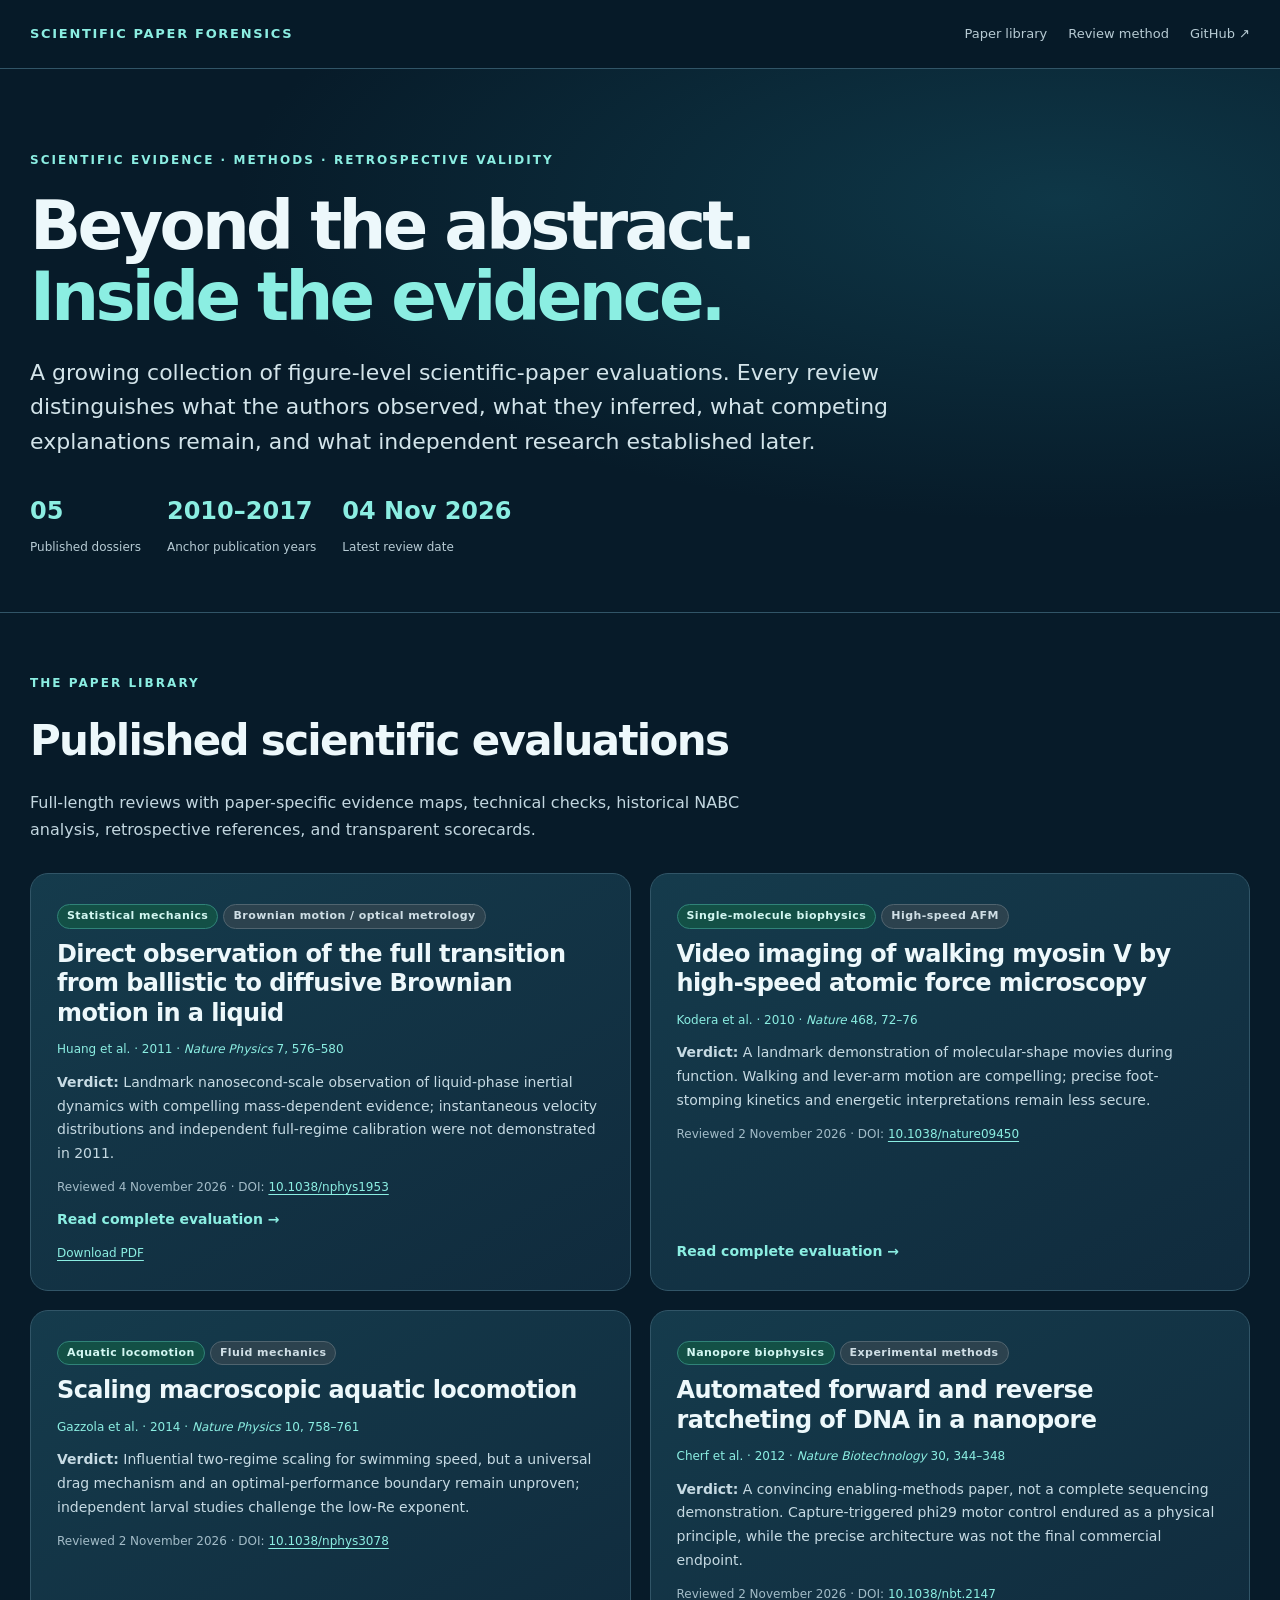
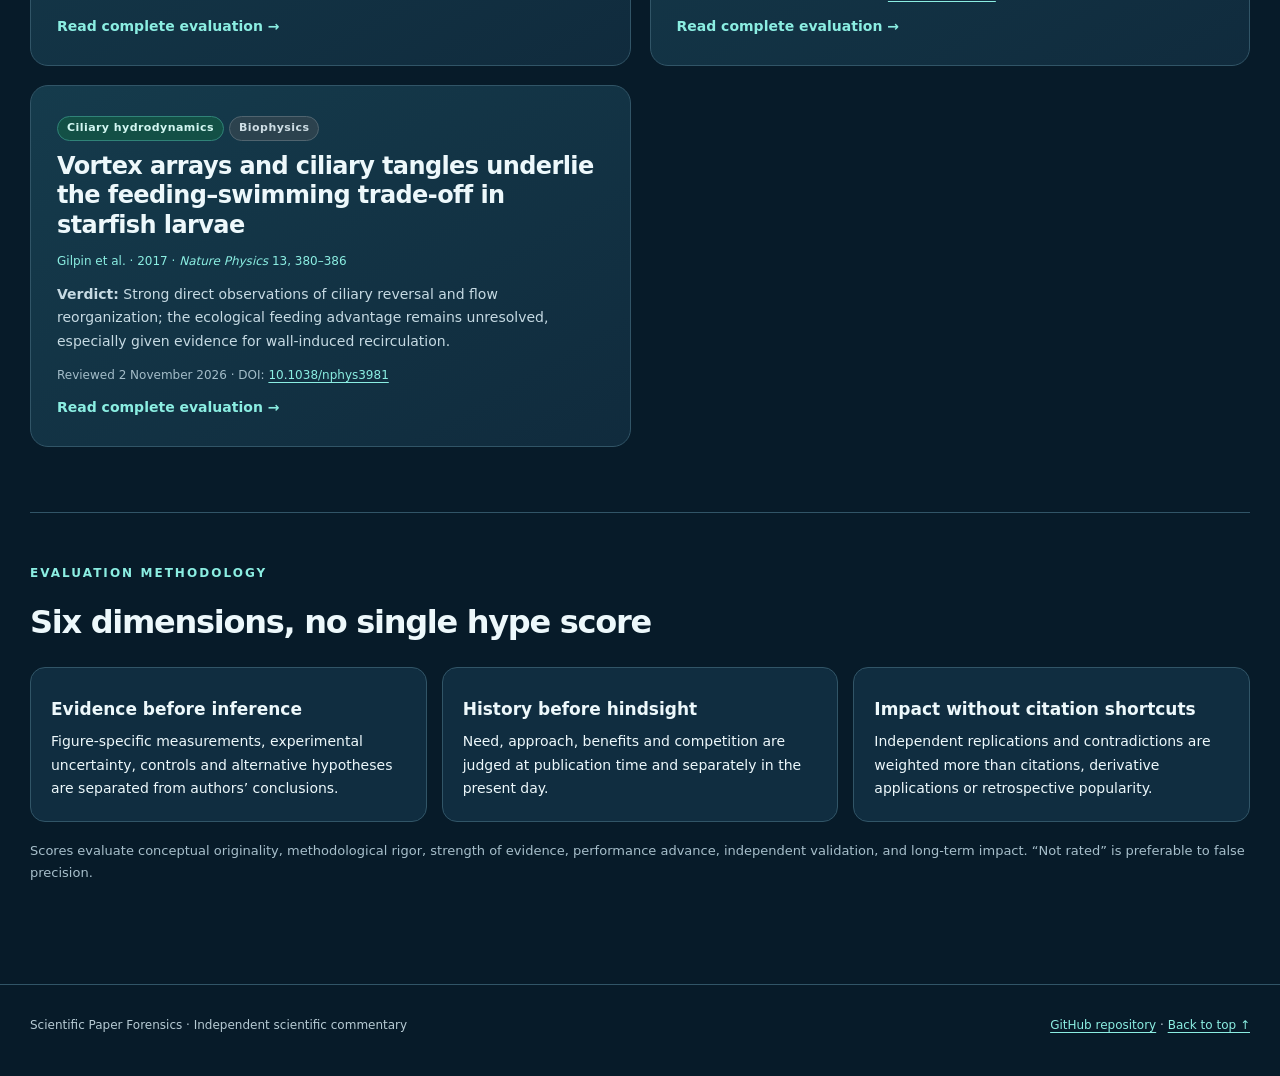
<file: index.html>
<!doctype html><html lang="en"><head><meta charset="utf-8"><meta name="viewport" content="width=device-width,initial-scale=1"><meta name="theme-color" content="#071b29"><meta name="description" content="Scientific Paper Forensics: rigorous retrospective evaluations of influential experimental science papers. Each review separates observed data, inference and scientific legacy."><meta property="og:title" content="Scientific Paper Forensics — Paper Library"><meta property="og:description" content="Evidence-anchored critical reviews of influential scientific papers."><link rel="canonical" href="https://profdanger.github.io/paper_forensics/"><link rel="stylesheet" href="assets/shared/site.css"><title>Scientific Paper Forensics | Research Review Library</title></head><body id="top"><nav class="site-nav"><div class="shell"><a class="brand" href="./">Scientific Paper Forensics</a><div class="nav-links"><a href="#papers">Paper library</a><a href="#method">Review method</a><a href="https://github.com/profdanger/paper_forensics" target="_blank" rel="noopener">GitHub ↗</a></div></div></nav><header class="hero"><div class="shell"><span class="kicker">Scientific evidence · Methods · Retrospective validity</span><h1>Beyond the abstract.<br><em>Inside the evidence.</em></h1><p class="lede">A growing collection of figure-level scientific-paper evaluations. Every review distinguishes what the authors observed, what they inferred, what competing explanations remain, and what independent research established later.</p><div class="stats"><div><b>05</b><span>Published dossiers</span></div><div><b>2010–2017</b><span>Anchor publication years</span></div><div><b>04 Nov 2026</b><span>Latest review date</span></div></div></div></header><main class="shell"><section id="papers" style="padding:55px 0 0"><span class="eyebrow">The paper library</span><h2 style="font-size:clamp(29px,4vw,42px);letter-spacing:-.04em;margin:10px 0 12px">Published scientific evaluations</h2><p style="max-width:780px;color:#c3d7e0">Full-length reviews with paper-specific evidence maps, technical checks, historical NABC analysis, retrospective references, and transparent scorecards.</p><div class="paper-list"><article class="paper-card"><div><span class="tag">Statistical mechanics</span> <span class="tag gray">Brownian motion / optical metrology</span></div><h2>Direct observation of the full transition from ballistic to diffusive Brownian motion in a liquid</h2><div class="meta">Huang et al. · 2011 · <em>Nature Physics</em> 7, 576–580</div><p><strong>Verdict:</strong> Landmark nanosecond-scale observation of liquid-phase inertial dynamics with compelling mass-dependent evidence; instantaneous velocity distributions and independent full-regime calibration were not demonstrated in 2011.</p><p class="date">Reviewed 4 November 2026 · DOI: <a href="https://doi.org/10.1038/nphys1953">10.1038/nphys1953</a></p><a class="entry-link" href="papers/huang-2011-brownian-motion/">Read complete evaluation →</a><p class="date"><a href="papers/huang-2011-brownian-motion/huang-2011-brownian-motion_forensics.pdf">Download PDF</a></p></article><article class="paper-card"><div><span class="tag">Single-molecule biophysics</span> <span class="tag gray">High-speed AFM</span></div><h2>Video imaging of walking myosin V by high-speed atomic force microscopy</h2><div class="meta">Kodera et al. · 2010 · <em>Nature</em> 468, 72–76</div><p><strong>Verdict:</strong> A landmark demonstration of molecular-shape movies during function. Walking and lever-arm motion are compelling; precise foot-stomping kinetics and energetic interpretations remain less secure.</p><p class="date">Reviewed 2 November 2026 · DOI: <a href="https://doi.org/10.1038/nature09450">10.1038/nature09450</a></p><a class="entry-link" href="papers/kodera-2010-myosin-v-afm/" aria-label="Read Kodera 2010 myosin V scientific forensic evaluation">Read complete evaluation →</a></article><article class="paper-card"><div><span class="tag">Aquatic locomotion</span> <span class="tag gray">Fluid mechanics</span></div><h2>Scaling macroscopic aquatic locomotion</h2><div class="meta">Gazzola et al. · 2014 · <em>Nature Physics</em> 10, 758–761</div><p><strong>Verdict:</strong> Influential two-regime scaling for swimming speed, but a universal drag mechanism and an optimal-performance boundary remain unproven; independent larval studies challenge the low-Re exponent.</p><p class="date">Reviewed 2 November 2026 · DOI: <a href="https://doi.org/10.1038/nphys3078">10.1038/nphys3078</a></p><a class="entry-link" href="papers/gazzola-2014-aquatic-locomotion/" aria-label="Read Gazzola 2014 critical evaluation">Read complete evaluation →</a></article><article class="paper-card"><div><span class="tag">Nanopore biophysics</span> <span class="tag gray">Experimental methods</span></div><h2>Automated forward and reverse ratcheting of DNA in a nanopore</h2><div class="meta">Cherf et al. · 2012 · <em>Nature Biotechnology</em> 30, 344–348</div><p><strong>Verdict:</strong> A convincing enabling-methods paper, not a complete sequencing demonstration. Capture-triggered phi29 motor control endured as a physical principle, while the precise architecture was not the final commercial endpoint.</p><p class="date">Reviewed 2 November 2026 · DOI: <a href="https://doi.org/10.1038/nbt.2147">10.1038/nbt.2147</a></p><a class="entry-link" href="papers/cherf-2012/" aria-label="Read Cherf 2012 critical evaluation">Read complete evaluation →</a></article><article class="paper-card"><div><span class="tag">Ciliary hydrodynamics</span> <span class="tag gray">Biophysics</span></div><h2>Vortex arrays and ciliary tangles underlie the feeding–swimming trade-off in starfish larvae</h2><div class="meta">Gilpin et al. · 2017 · <em>Nature Physics</em> 13, 380–386</div><p><strong>Verdict:</strong> Strong direct observations of ciliary reversal and flow reorganization; the ecological feeding advantage remains unresolved, especially given evidence for wall-induced recirculation.</p><p class="date">Reviewed 2 November 2026 · DOI: <a href="https://doi.org/10.1038/nphys3981">10.1038/nphys3981</a></p><a class="entry-link" href="papers/gilpin-2017-starfish-larvae/" aria-label="Read Gilpin 2017 critical evaluation">Read complete evaluation →</a></article></div></section><section id="method" style="border-top:1px solid var(--line);padding:45px 0"><span class="eyebrow">Evaluation methodology</span><h2 style="font-size:32px;letter-spacing:-.04em;margin:10px 0 17px">Six dimensions, no single hype score</h2><div class="grid cols3"><article class="card"><h3>Evidence before inference</h3><p>Figure-specific measurements, experimental uncertainty, controls and alternative hypotheses are separated from authors’ conclusions.</p></article><article class="card"><h3>History before hindsight</h3><p>Need, approach, benefits and competition are judged at publication time and separately in the present day.</p></article><article class="card"><h3>Impact without citation shortcuts</h3><p>Independent replications and contradictions are weighted more than citations, derivative applications or retrospective popularity.</p></article></div><p class="fineprint" style="margin-top:18px">Scores evaluate conceptual originality, methodological rigor, strength of evidence, performance advance, independent validation, and long-term impact. “Not rated” is preferable to false precision.</p></section></main><footer class="site-footer"><div class="shell"><span>Scientific Paper Forensics · Independent scientific commentary</span><span><a href="https://github.com/profdanger/paper_forensics">GitHub repository</a> · <a href="#top">Back to top ↑</a></span></div></footer><script>(function(){var known=['#mechanism','#evidence','#nabc','#legacy','#discussion','#scores'];if(known.indexOf(location.hash.toLowerCase())!==-1){location.replace('papers/cherf-2012/'+location.hash)}})();</script></body></html>
</file>
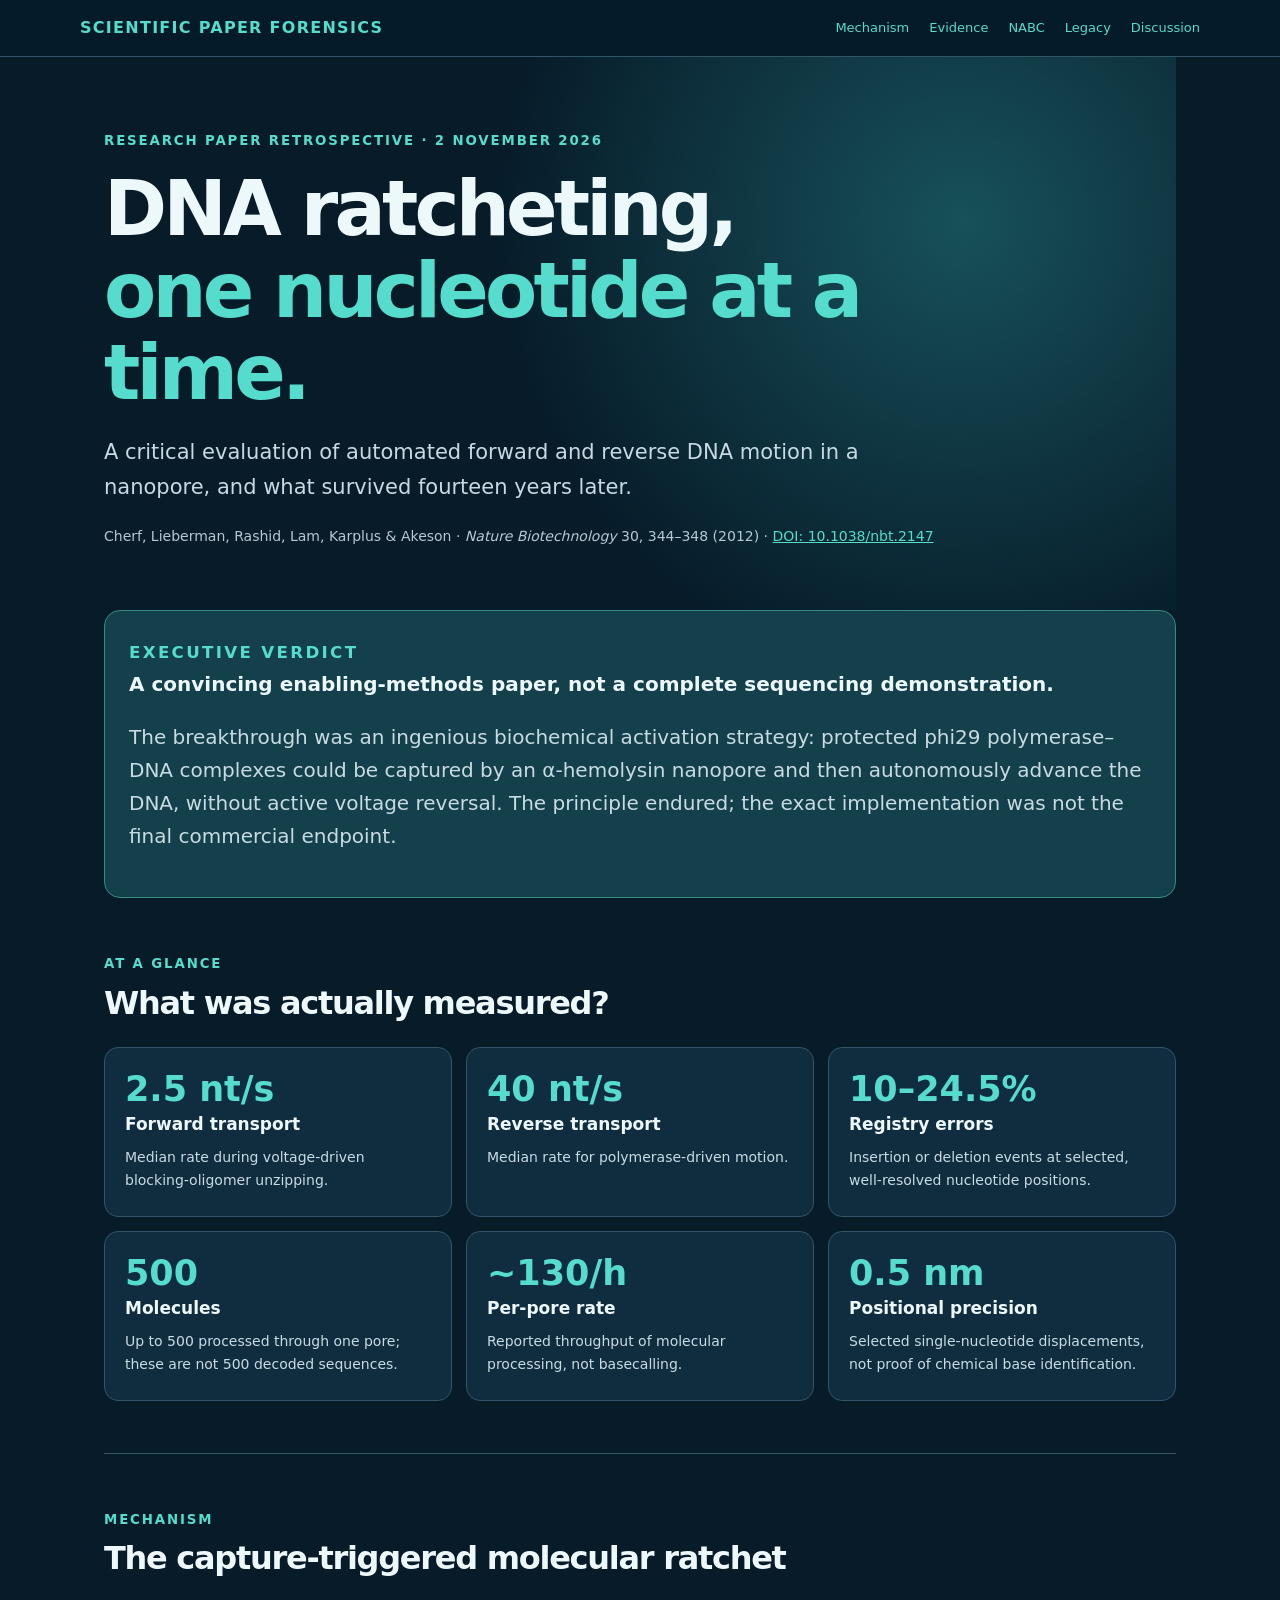
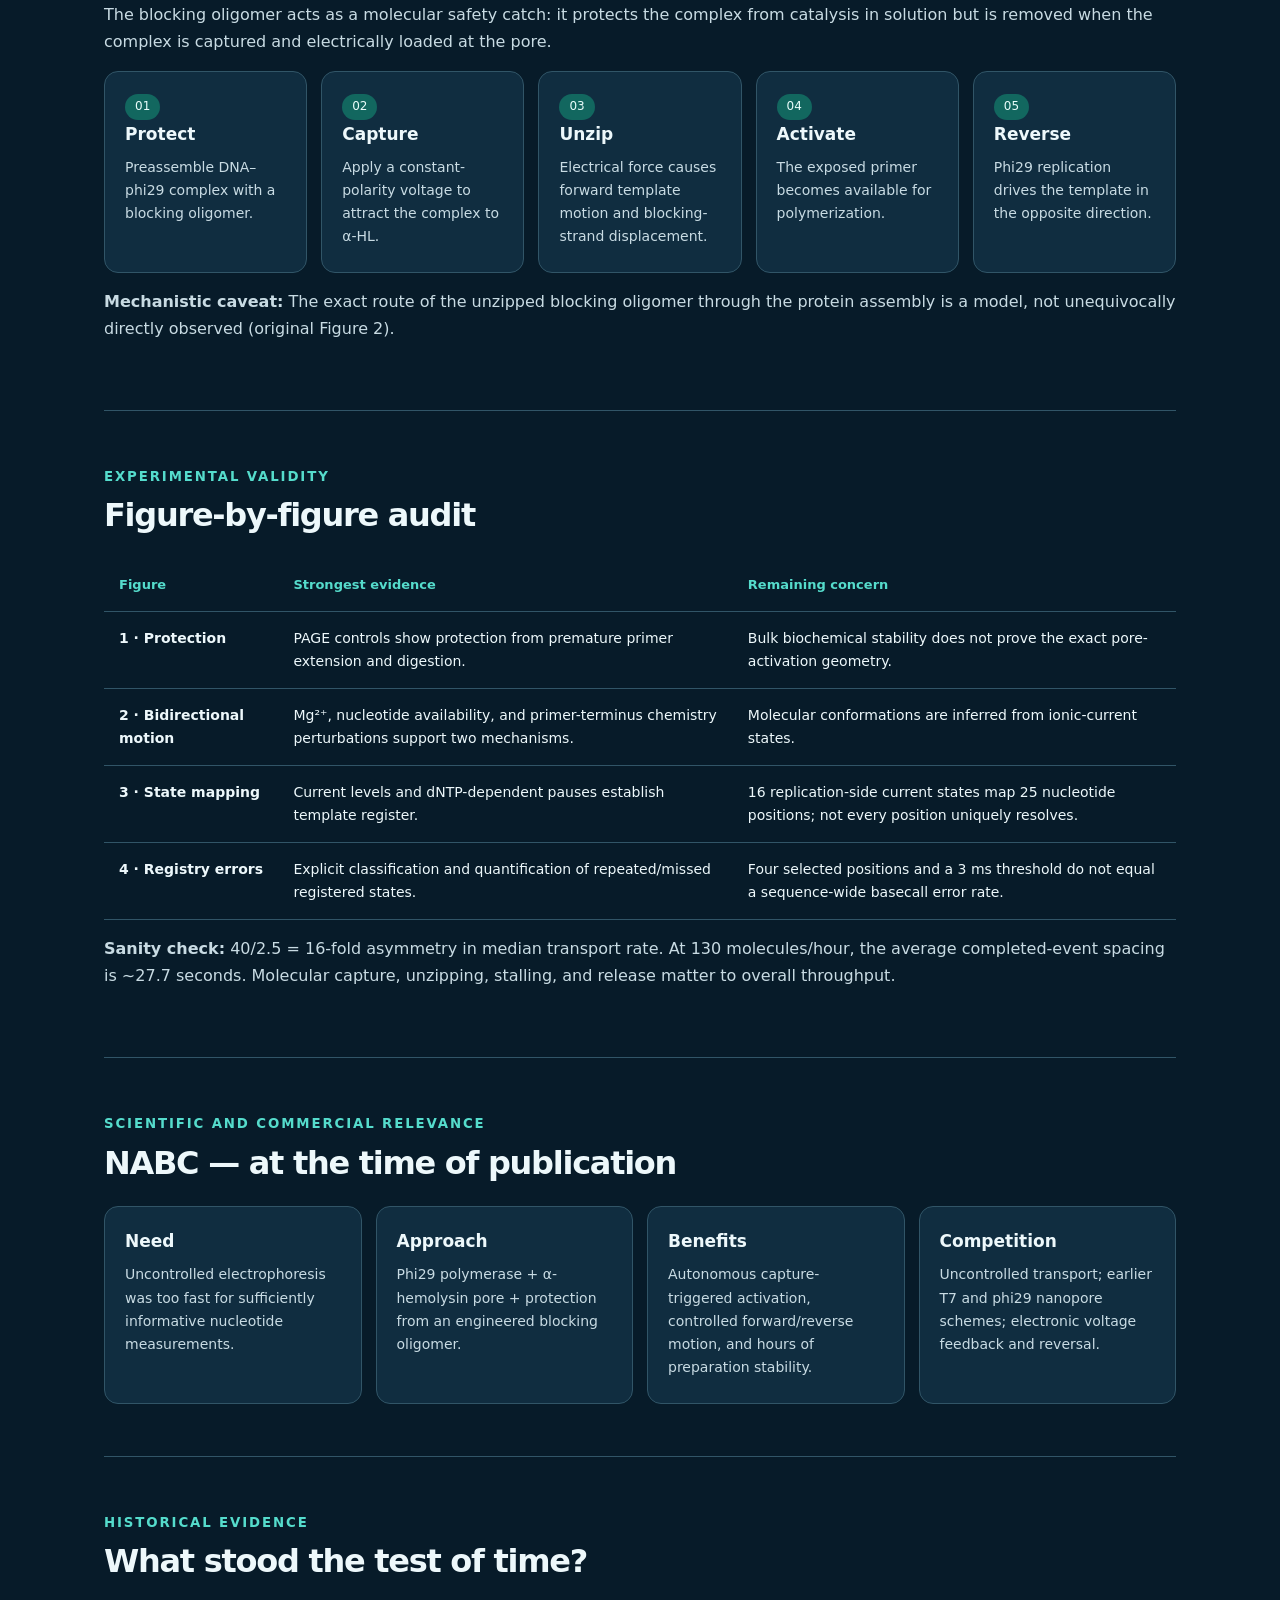
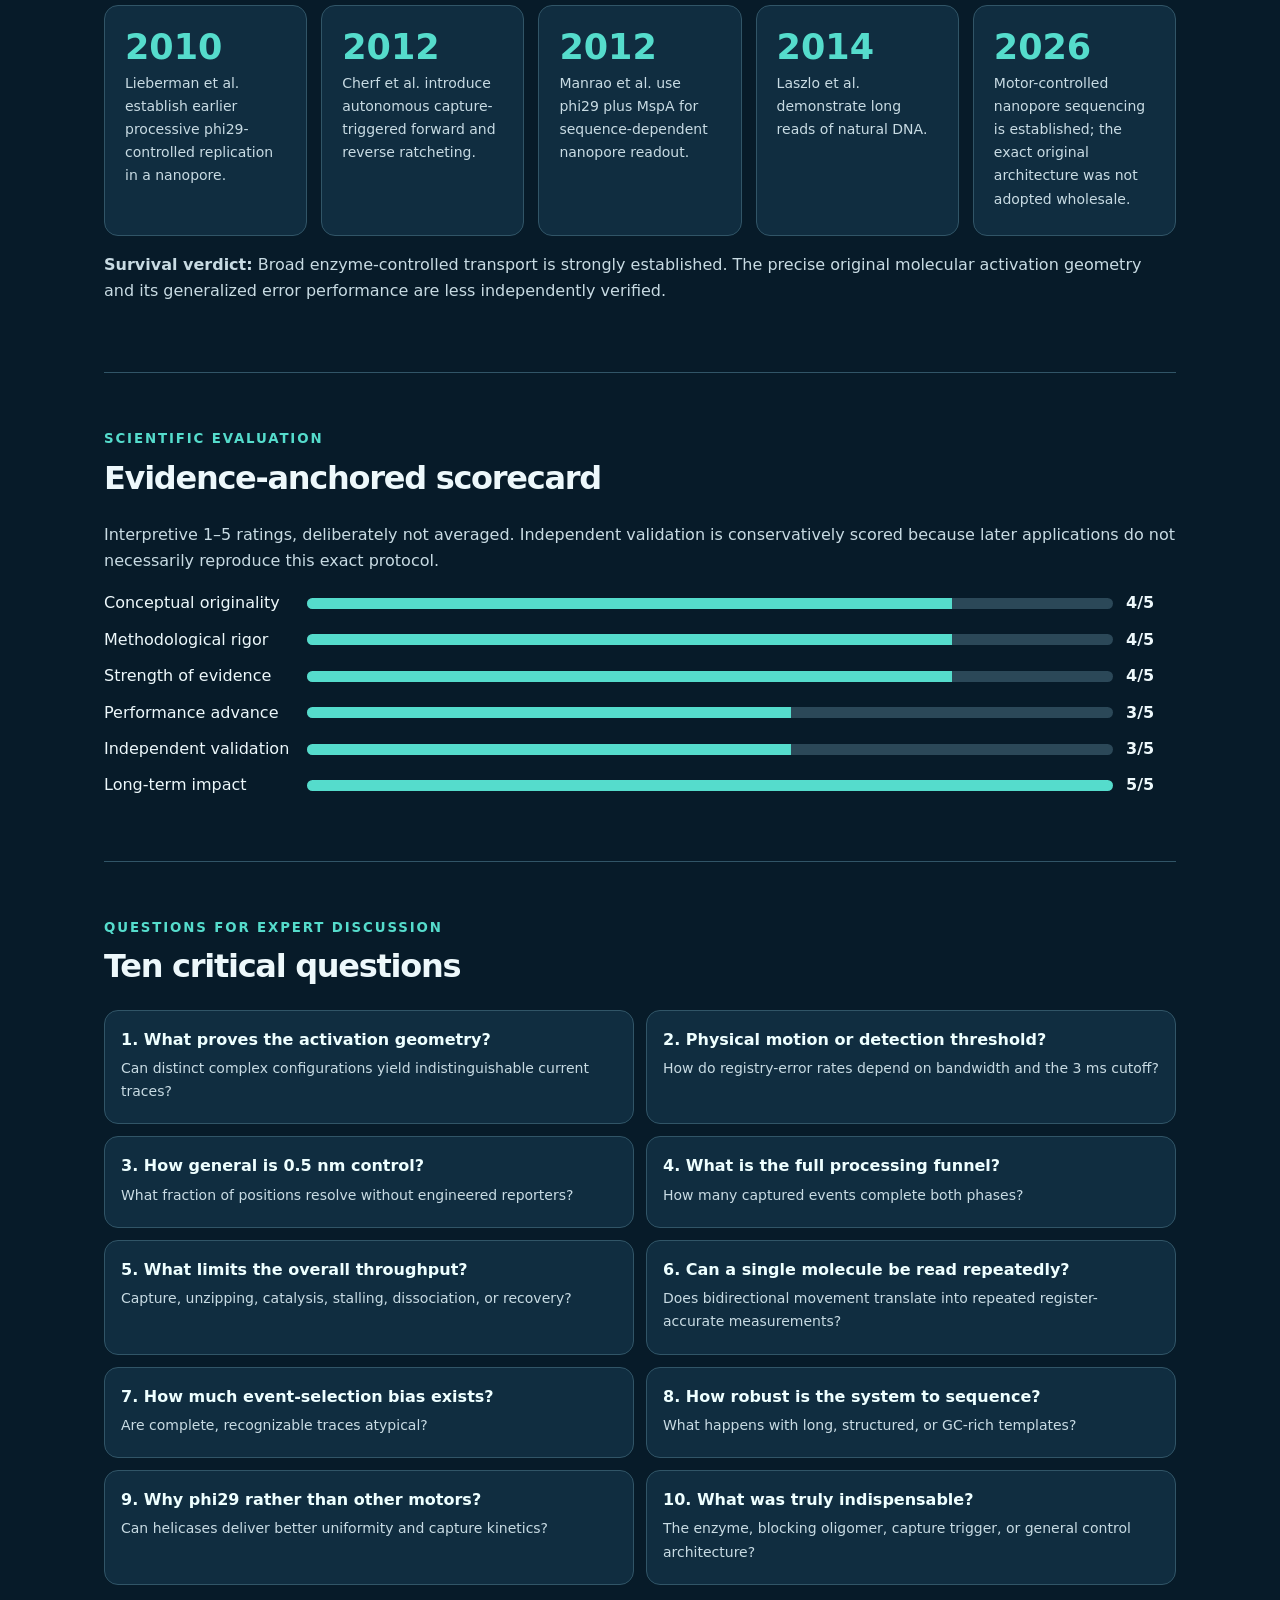
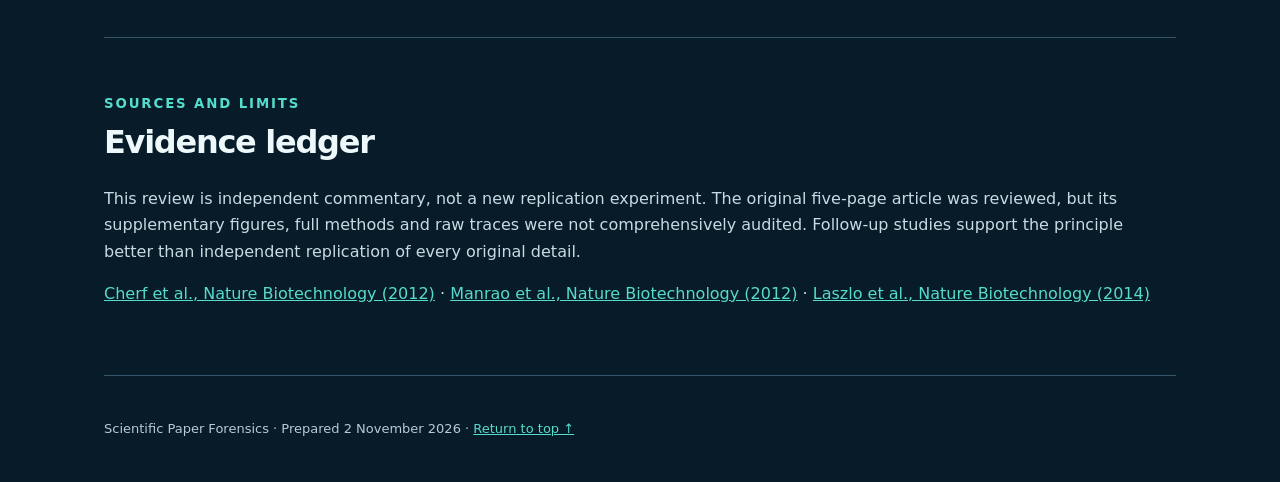
<file: papers/cherf-2012/index.html>
<!doctype html><html lang="en"><head><meta charset="UTF-8"><meta name="viewport" content="width=device-width,initial-scale=1"><meta name="description" content="Scientific Paper Forensics: a critical review of Cherf et al., Nature Biotechnology (2012)."><title>Scientific Paper Forensics · Cherf et al. (2012)</title><style>
:root{color-scheme:dark;--bg:#071b29;--card:#102d40;--teal:#55dccc;--muted:#b7cbd4;--line:#315567}*{box-sizing:border-box}html{scroll-behavior:smooth}body{margin:0;background:var(--bg);color:#edf8fb;font:16px/1.65 system-ui,-apple-system,sans-serif}a{color:var(--teal)}nav{position:sticky;top:0;z-index:5;background:#071b29ed;border-bottom:1px solid var(--line);padding:15px max(24px,calc((100% - 1120px)/2));display:flex;gap:20px;align-items:center;flex-wrap:wrap}nav strong{margin-right:auto;color:var(--teal);letter-spacing:.08em}nav a{text-decoration:none;font-size:13px}main{max-width:1120px;margin:auto;padding:0 24px}.hero{padding:70px 0 62px;background:radial-gradient(circle at 80% 30%,#17515a,transparent 50%)}small,.eyebrow{color:var(--teal);font-weight:700;text-transform:uppercase;letter-spacing:.14em}h1{font-size:clamp(42px,6.5vw,76px);letter-spacing:-.05em;line-height:1.08;max-width:900px;margin:14px 0}h1 span{color:var(--teal)}.lead{font-size:21px;color:#c7dae3;max-width:850px}.citation{color:#b5c9d3;font-size:14px}.verdict{background:#13404b;border:1px solid #378b83;padding:24px;border-radius:16px;font-size:20px}section{padding:52px 0;border-bottom:1px solid var(--line)}h2{font-size:32px;letter-spacing:-.04em;margin:0 0 17px}h3{font-size:17px;margin:0 0 8px}p{color:#c8dbe3}.grid{display:grid;grid-template-columns:repeat(3,1fr);gap:14px}.card{background:var(--card);border:1px solid var(--line);border-radius:14px;padding:20px}.card p{font-size:14px;margin:4px 0}.metric{color:var(--teal);font-size:35px;font-weight:800;line-height:1.2}.five{grid-template-columns:repeat(5,1fr)}.four{grid-template-columns:repeat(4,1fr)}.card b{color:#eff}.badge{display:inline-block;background:#12675f;border-radius:30px;padding:3px 10px;color:#e8fcfa;font-size:12px}.tablewrap{overflow-x:auto}table{width:100%;border-collapse:collapse;min-width:620px}td,th{text-align:left;vertical-align:top;padding:15px;border-bottom:1px solid var(--line)}th{color:var(--teal);font-size:13px}td{font-size:14px}.score{margin:10px 0;display:grid;grid-template-columns:190px 1fr 50px;gap:13px;align-items:center}.track{height:11px;background:#2b4858;border-radius:10px;overflow:hidden}.fill{height:100%;background:var(--teal)}.q{display:grid;grid-template-columns:1fr 1fr;gap:12px}.q .card{padding:16px}footer{padding:42px 0;color:#b7cbd4;font-size:13px}@media(max-width:850px){.grid,.four,.five,.q{grid-template-columns:1fr 1fr}}@media(max-width:520px){.grid,.four,.five,.q{grid-template-columns:1fr}.score{grid-template-columns:130px 1fr 40px}nav{gap:12px}.hero{padding:45px 0}}
</style></head><body><nav><strong>SCIENTIFIC PAPER FORENSICS</strong><a href="#mechanism">Mechanism</a><a href="#evidence">Evidence</a><a href="#nabc">NABC</a><a href="#legacy">Legacy</a><a href="#discussion">Discussion</a></nav><main><header class="hero"><small>Research paper retrospective · 2 November 2026</small><h1>DNA ratcheting,<br><span>one nucleotide at a time.</span></h1><p class="lead">A critical evaluation of automated forward and reverse DNA motion in a nanopore, and what survived fourteen years later.</p><div class="citation">Cherf, Lieberman, Rashid, Lam, Karplus & Akeson · <em>Nature Biotechnology</em> 30, 344–348 (2012) · <a href="https://doi.org/10.1038/nbt.2147">DOI: 10.1038/nbt.2147</a></div></header><aside class="verdict"><small>Executive verdict</small><br><strong>A convincing enabling-methods paper, not a complete sequencing demonstration.</strong><p>The breakthrough was an ingenious biochemical activation strategy: protected phi29 polymerase–DNA complexes could be captured by an α-hemolysin nanopore and then autonomously advance the DNA, without active voltage reversal. The principle endured; the exact implementation was not the final commercial endpoint.</p></aside><section><small>At a glance</small><h2>What was actually measured?</h2><div class="grid"><article class="card"><div class="metric">2.5 nt/s</div><h3>Forward transport</h3><p>Median rate during voltage-driven blocking-oligomer unzipping.</p></article><article class="card"><div class="metric">40 nt/s</div><h3>Reverse transport</h3><p>Median rate for polymerase-driven motion.</p></article><article class="card"><div class="metric">10–24.5%</div><h3>Registry errors</h3><p>Insertion or deletion events at selected, well-resolved nucleotide positions.</p></article><article class="card"><div class="metric">500</div><h3>Molecules</h3><p>Up to 500 processed through one pore; these are not 500 decoded sequences.</p></article><article class="card"><div class="metric">~130/h</div><h3>Per-pore rate</h3><p>Reported throughput of molecular processing, not basecalling.</p></article><article class="card"><div class="metric">0.5 nm</div><h3>Positional precision</h3><p>Selected single-nucleotide displacements, not proof of chemical base identification.</p></article></div></section><section id="mechanism"><small>Mechanism</small><h2>The capture-triggered molecular ratchet</h2><p>The blocking oligomer acts as a molecular safety catch: it protects the complex from catalysis in solution but is removed when the complex is captured and electrically loaded at the pore.</p><div class="grid five"><article class="card"><span class="badge">01</span><h3>Protect</h3><p>Preassemble DNA–phi29 complex with a blocking oligomer.</p></article><article class="card"><span class="badge">02</span><h3>Capture</h3><p>Apply a constant-polarity voltage to attract the complex to α-HL.</p></article><article class="card"><span class="badge">03</span><h3>Unzip</h3><p>Electrical force causes forward template motion and blocking-strand displacement.</p></article><article class="card"><span class="badge">04</span><h3>Activate</h3><p>The exposed primer becomes available for polymerization.</p></article><article class="card"><span class="badge">05</span><h3>Reverse</h3><p>Phi29 replication drives the template in the opposite direction.</p></article></div><p><strong>Mechanistic caveat:</strong> The exact route of the unzipped blocking oligomer through the protein assembly is a model, not unequivocally directly observed (original Figure 2).</p></section><section id="evidence"><small>Experimental validity</small><h2>Figure-by-figure audit</h2><div class="tablewrap"><table><thead><tr><th>Figure</th><th>Strongest evidence</th><th>Remaining concern</th></tr></thead><tbody><tr><td><b>1 · Protection</b></td><td>PAGE controls show protection from premature primer extension and digestion.</td><td>Bulk biochemical stability does not prove the exact pore-activation geometry.</td></tr><tr><td><b>2 · Bidirectional motion</b></td><td>Mg²⁺, nucleotide availability, and primer-terminus chemistry perturbations support two mechanisms.</td><td>Molecular conformations are inferred from ionic-current states.</td></tr><tr><td><b>3 · State mapping</b></td><td>Current levels and dNTP-dependent pauses establish template register.</td><td>16 replication-side current states map 25 nucleotide positions; not every position uniquely resolves.</td></tr><tr><td><b>4 · Registry errors</b></td><td>Explicit classification and quantification of repeated/missed registered states.</td><td>Four selected positions and a 3 ms threshold do not equal a sequence-wide basecall error rate.</td></tr></tbody></table></div><p><strong>Sanity check:</strong> 40/2.5 = 16-fold asymmetry in median transport rate. At 130 molecules/hour, the average completed-event spacing is ~27.7 seconds. Molecular capture, unzipping, stalling, and release matter to overall throughput.</p></section><section id="nabc"><small>Scientific and commercial relevance</small><h2>NABC — at the time of publication</h2><div class="grid four"><article class="card"><h3>Need</h3><p>Uncontrolled electrophoresis was too fast for sufficiently informative nucleotide measurements.</p></article><article class="card"><h3>Approach</h3><p>Phi29 polymerase + α-hemolysin pore + protection from an engineered blocking oligomer.</p></article><article class="card"><h3>Benefits</h3><p>Autonomous capture-triggered activation, controlled forward/reverse motion, and hours of preparation stability.</p></article><article class="card"><h3>Competition</h3><p>Uncontrolled transport; earlier T7 and phi29 nanopore schemes; electronic voltage feedback and reversal.</p></article></div></section><section id="legacy"><small>Historical evidence</small><h2>What stood the test of time?</h2><div class="grid five"><article class="card"><div class="metric">2010</div><p>Lieberman et al. establish earlier processive phi29-controlled replication in a nanopore.</p></article><article class="card"><div class="metric">2012</div><p>Cherf et al. introduce autonomous capture-triggered forward and reverse ratcheting.</p></article><article class="card"><div class="metric">2012</div><p>Manrao et al. use phi29 plus MspA for sequence-dependent nanopore readout.</p></article><article class="card"><div class="metric">2014</div><p>Laszlo et al. demonstrate long reads of natural DNA.</p></article><article class="card"><div class="metric">2026</div><p>Motor-controlled nanopore sequencing is established; the exact original architecture was not adopted wholesale.</p></article></div><p><strong>Survival verdict:</strong> Broad enzyme-controlled transport is strongly established. The precise original molecular activation geometry and its generalized error performance are less independently verified.</p></section><section><small>Scientific evaluation</small><h2>Evidence-anchored scorecard</h2><p>Interpretive 1–5 ratings, deliberately not averaged. Independent validation is conservatively scored because later applications do not necessarily reproduce this exact protocol.</p><div id="scores"></div></section><section id="discussion"><small>Questions for expert discussion</small><h2>Ten critical questions</h2><div class="q"><article class="card"><b>1. What proves the activation geometry?</b><p>Can distinct complex configurations yield indistinguishable current traces?</p></article><article class="card"><b>2. Physical motion or detection threshold?</b><p>How do registry-error rates depend on bandwidth and the 3 ms cutoff?</p></article><article class="card"><b>3. How general is 0.5 nm control?</b><p>What fraction of positions resolve without engineered reporters?</p></article><article class="card"><b>4. What is the full processing funnel?</b><p>How many captured events complete both phases?</p></article><article class="card"><b>5. What limits the overall throughput?</b><p>Capture, unzipping, catalysis, stalling, dissociation, or recovery?</p></article><article class="card"><b>6. Can a single molecule be read repeatedly?</b><p>Does bidirectional movement translate into repeated register-accurate measurements?</p></article><article class="card"><b>7. How much event-selection bias exists?</b><p>Are complete, recognizable traces atypical?</p></article><article class="card"><b>8. How robust is the system to sequence?</b><p>What happens with long, structured, or GC-rich templates?</p></article><article class="card"><b>9. Why phi29 rather than other motors?</b><p>Can helicases deliver better uniformity and capture kinetics?</p></article><article class="card"><b>10. What was truly indispensable?</b><p>The enzyme, blocking oligomer, capture trigger, or general control architecture?</p></article></div></section><section><small>Sources and limits</small><h2>Evidence ledger</h2><p>This review is independent commentary, not a new replication experiment. The original five-page article was reviewed, but its supplementary figures, full methods and raw traces were not comprehensively audited. Follow-up studies support the principle better than independent replication of every original detail.</p><p><a href="https://doi.org/10.1038/nbt.2147">Cherf et al., Nature Biotechnology (2012)</a> · <a href="https://doi.org/10.1038/nbt.2171">Manrao et al., Nature Biotechnology (2012)</a> · <a href="https://doi.org/10.1038/nbt.2950">Laszlo et al., Nature Biotechnology (2014)</a></p></section><footer>Scientific Paper Forensics · Prepared 2 November 2026 · <a href="#top">Return to top ↑</a></footer></main><script>const a=[["Conceptual originality",4],["Methodological rigor",4],["Strength of evidence",4],["Performance advance",3],["Independent validation",3],["Long-term impact",5]];document.getElementById('scores').innerHTML=a.map(([n,v])=>'<div class="score"><span>'+n+'</span><div class="track"><div class="fill" style="width:'+(v*20)+'%"></div></div><b>'+v+'/5</b></div>').join('');</script></body></html>
</file>
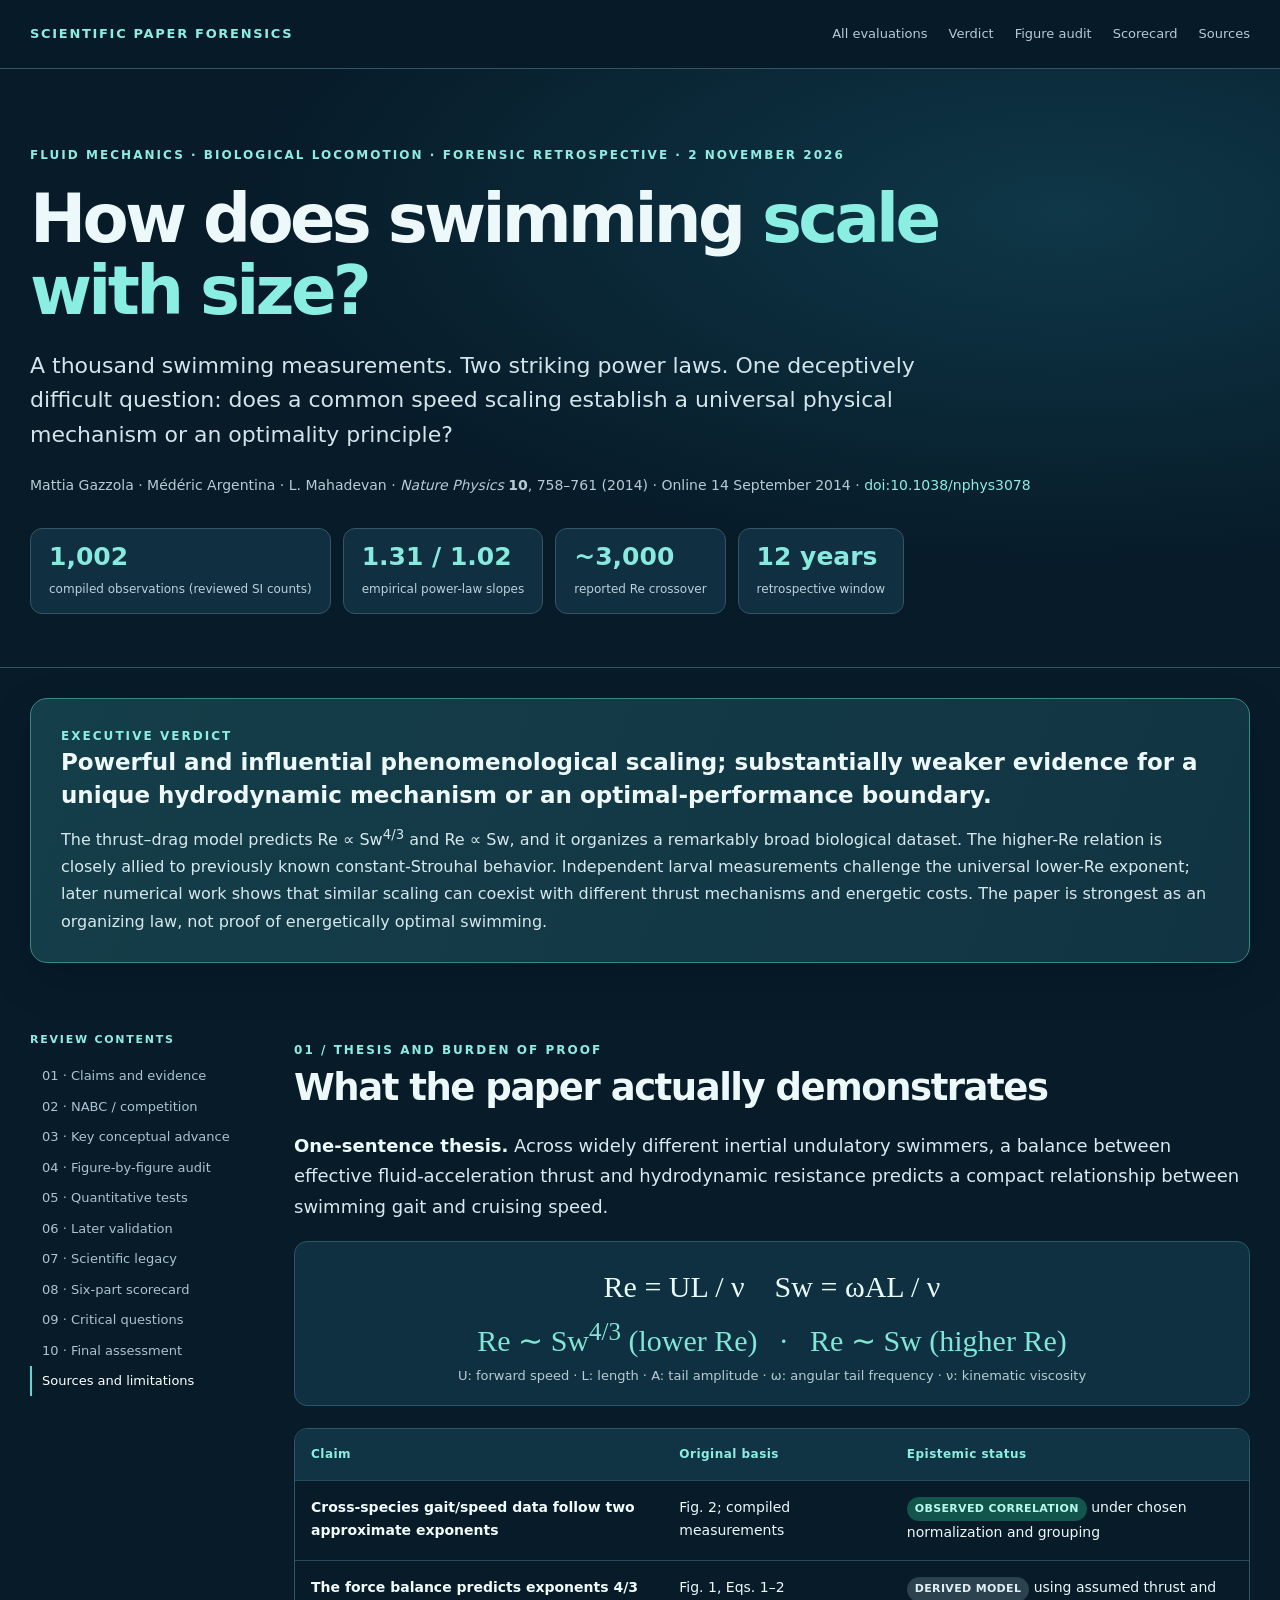
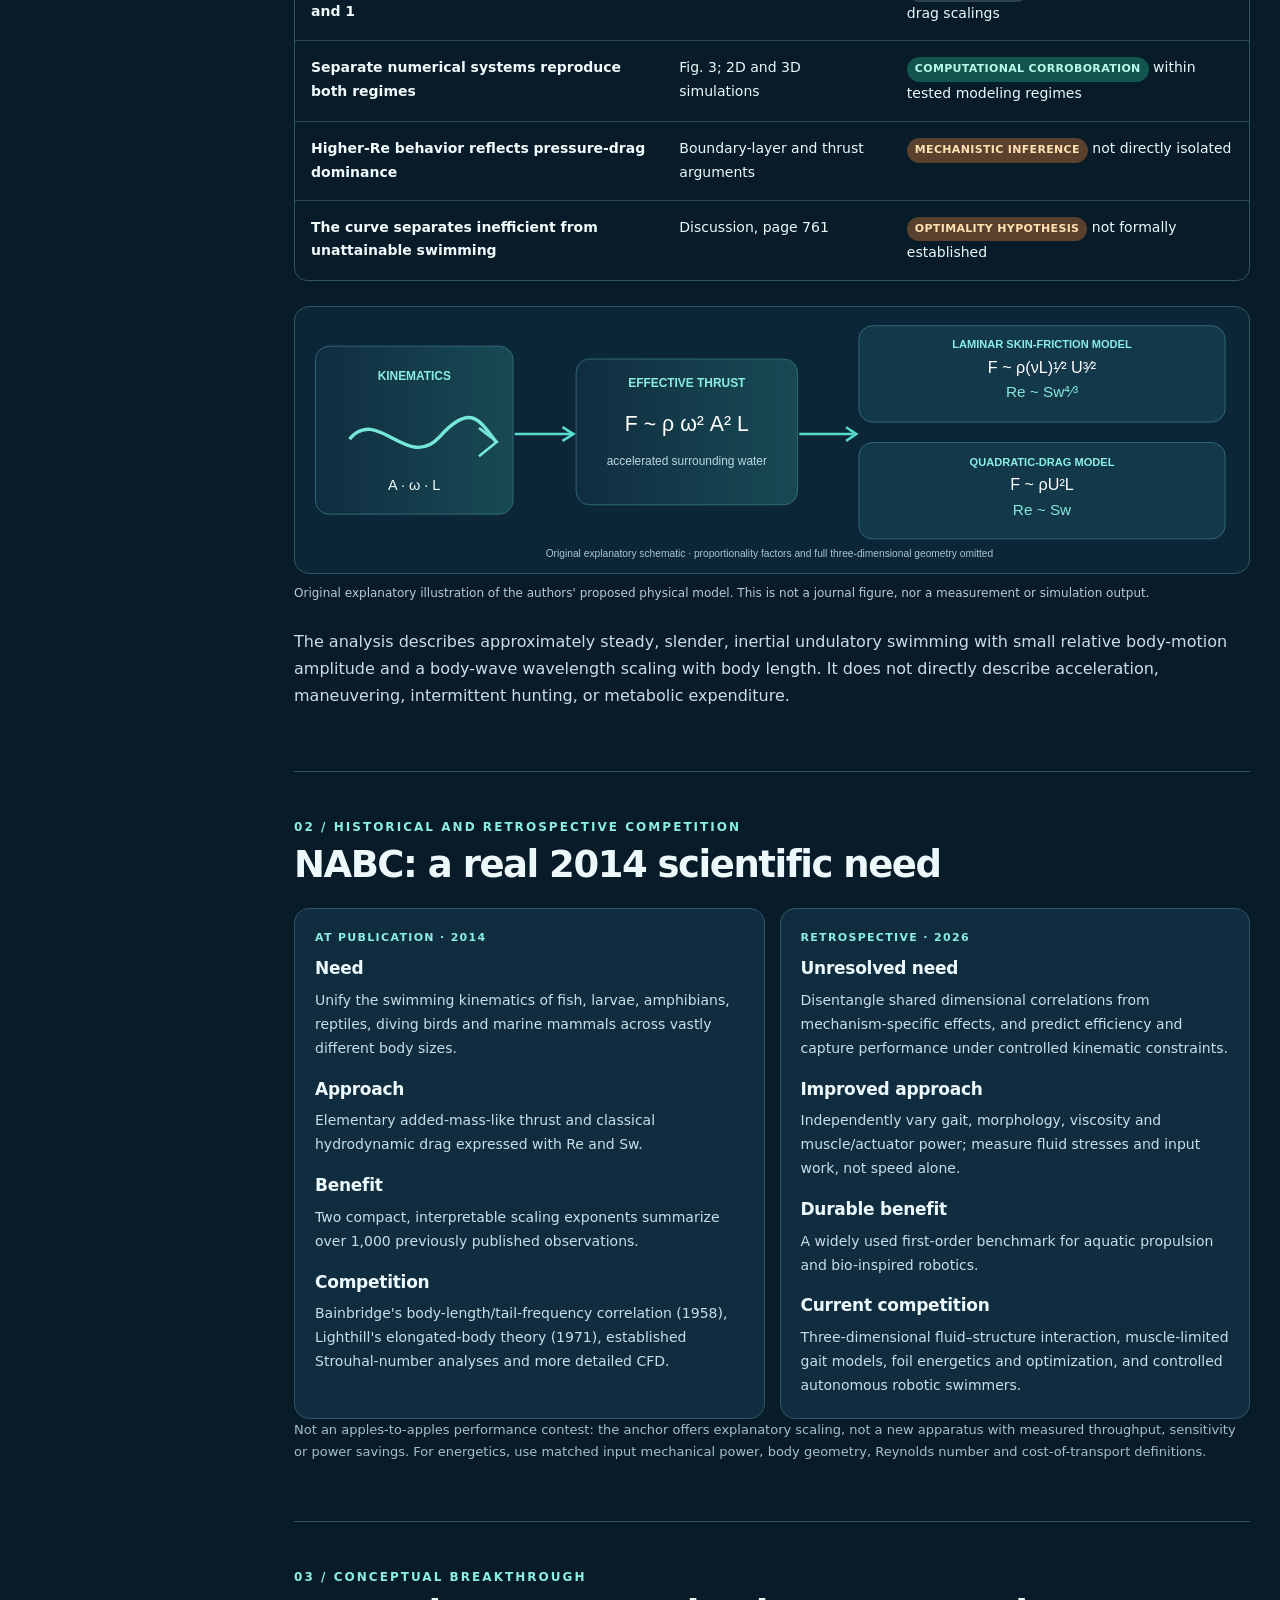
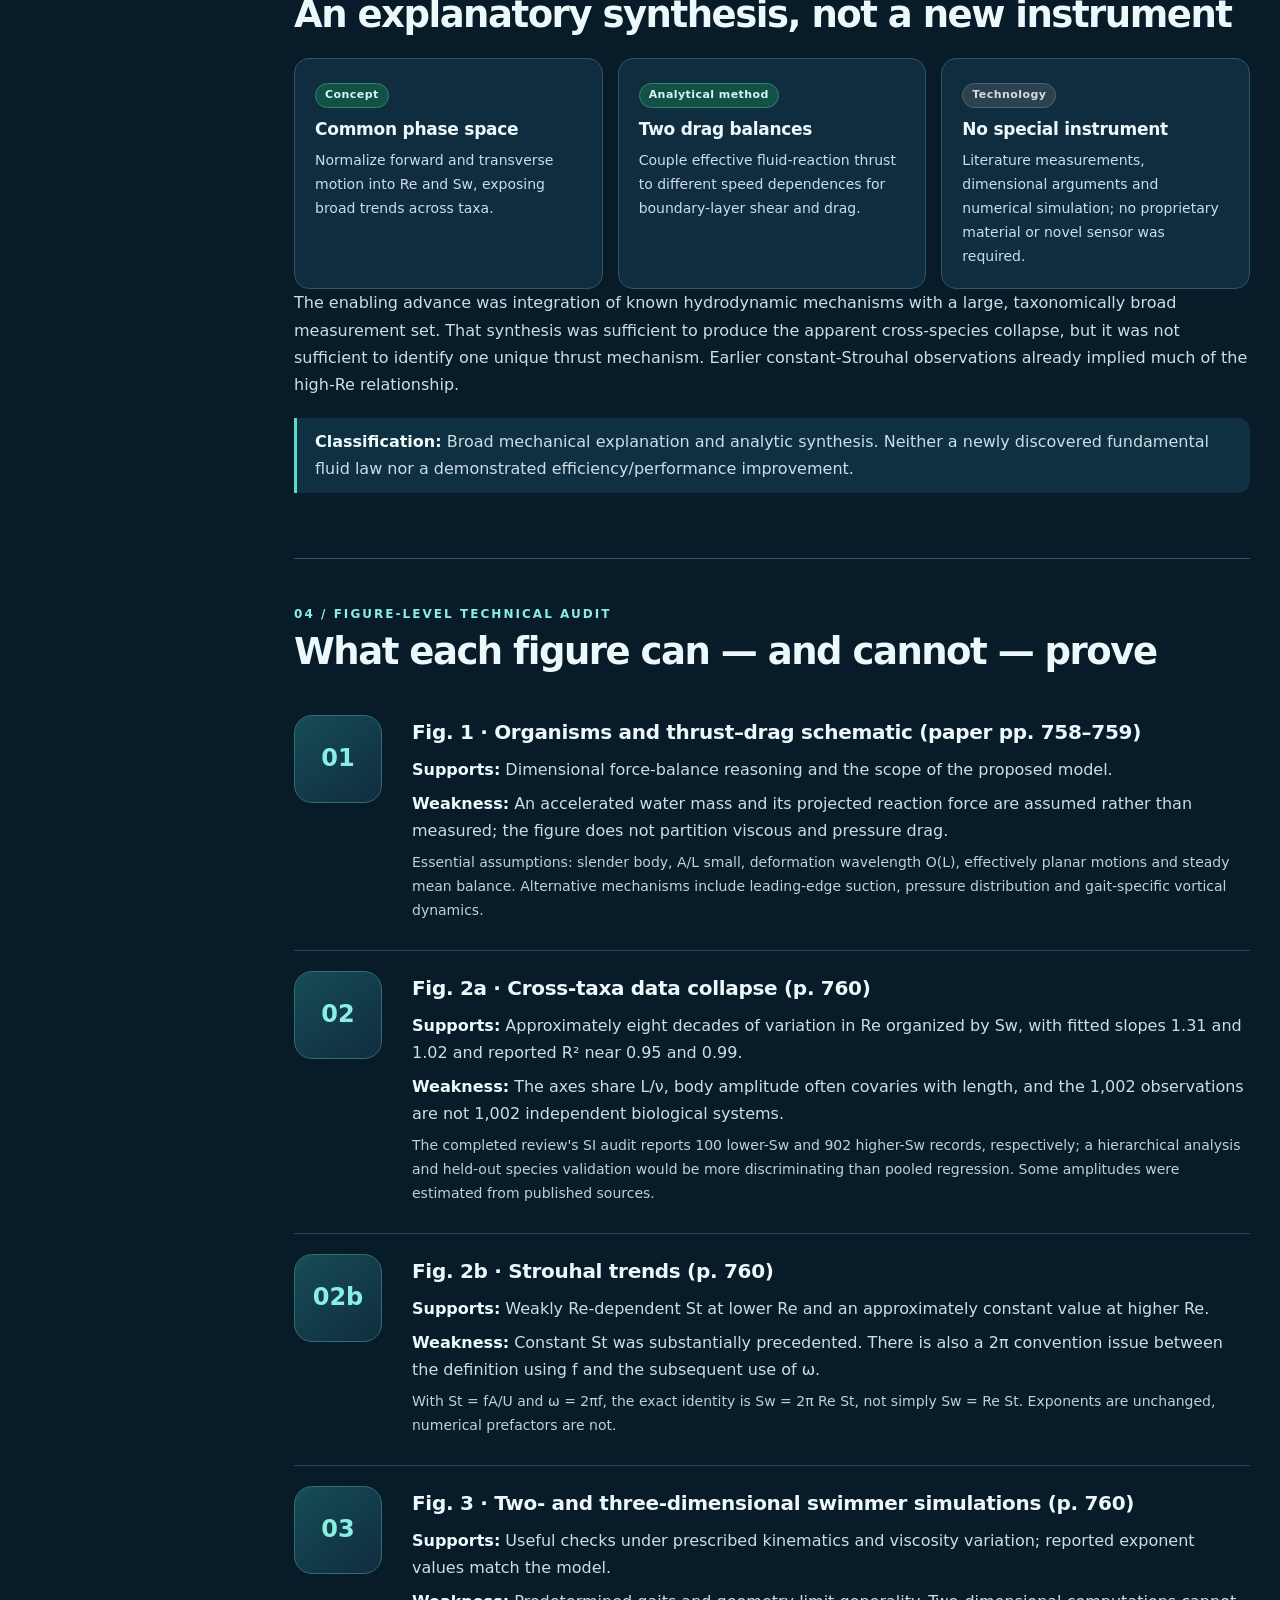
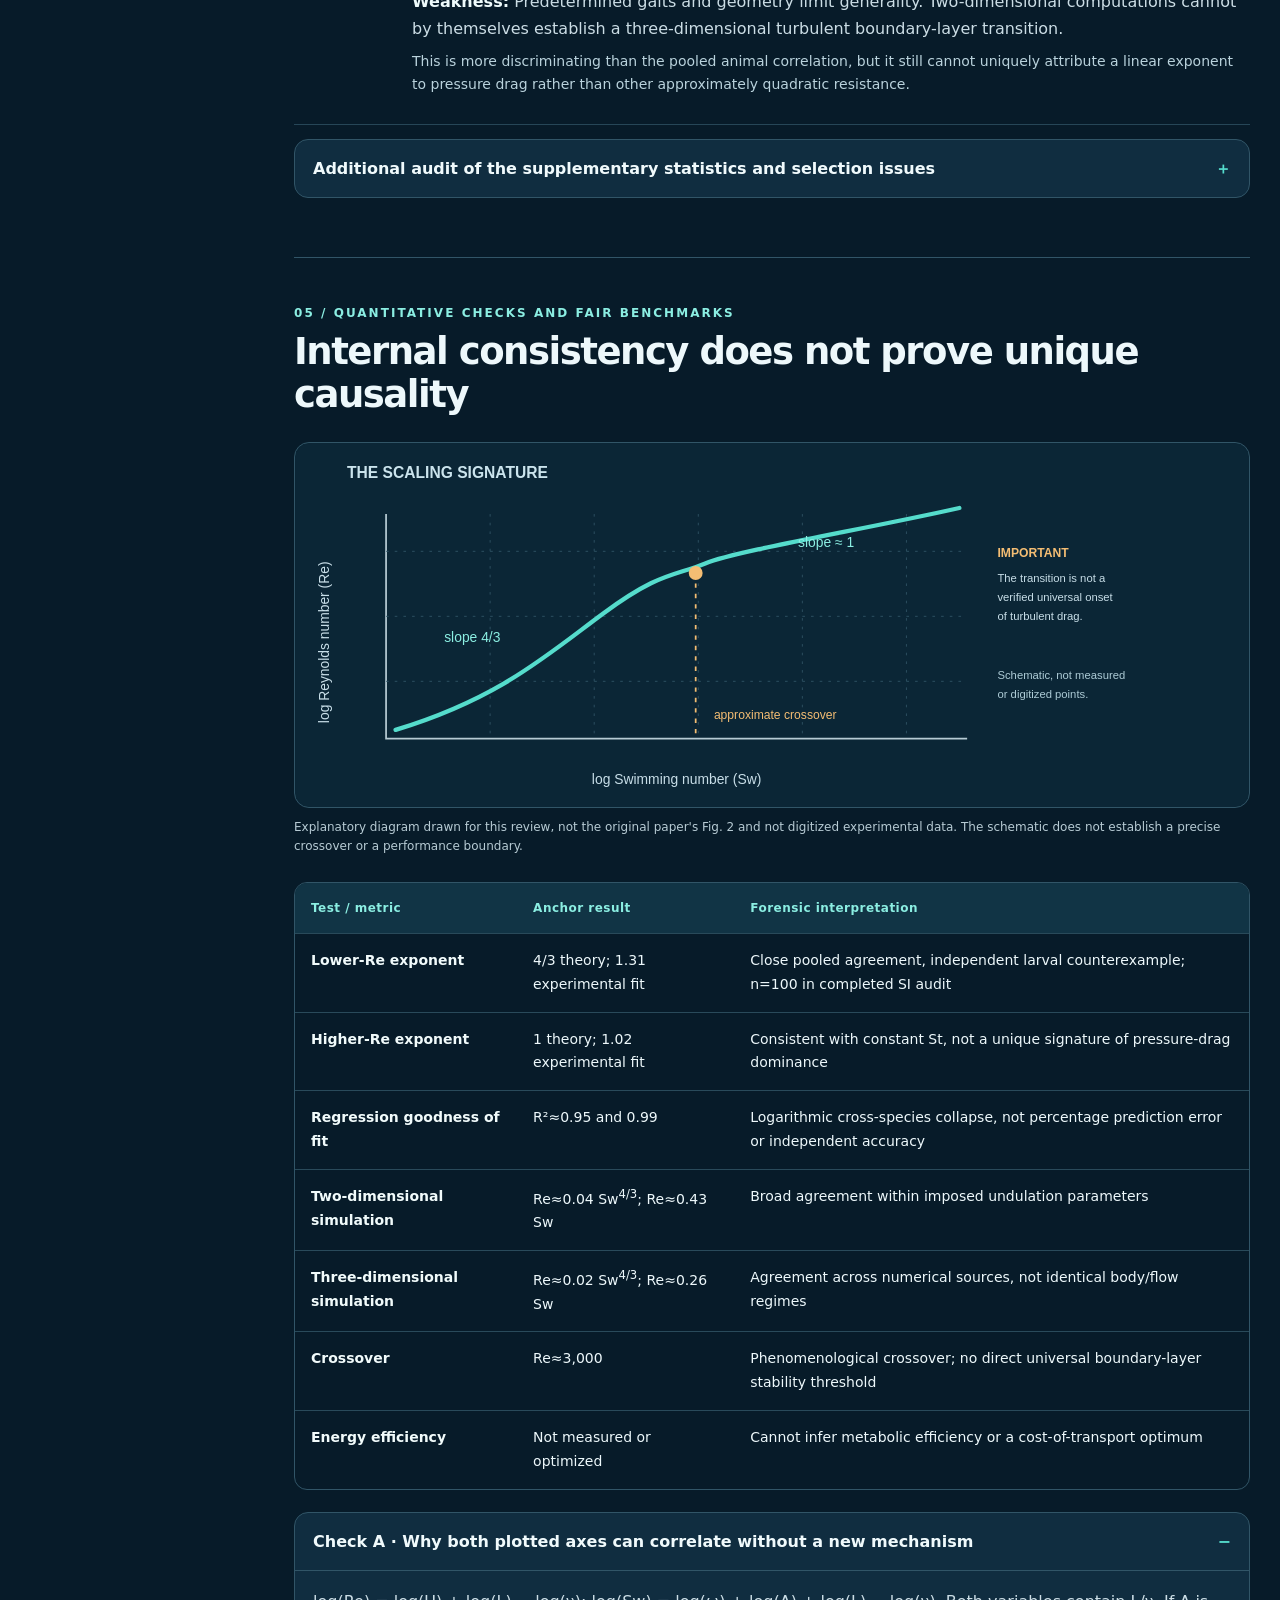
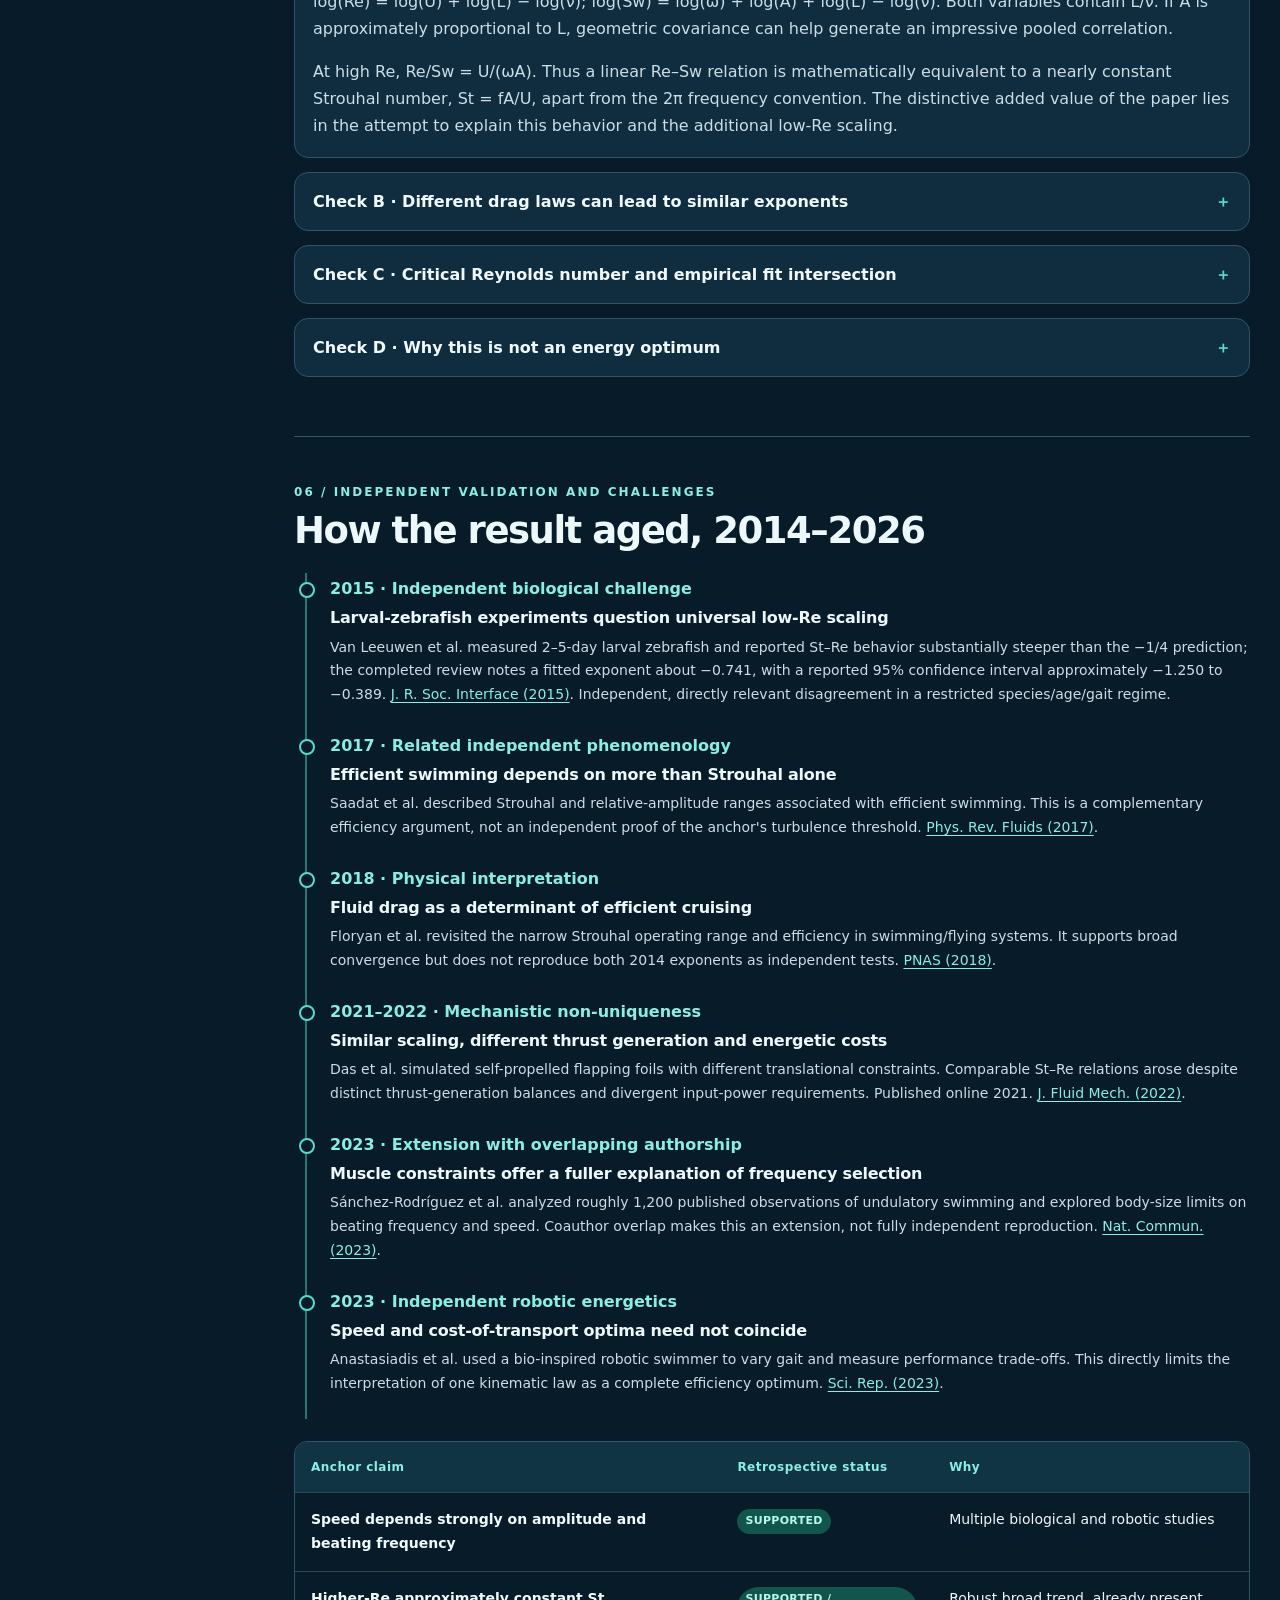
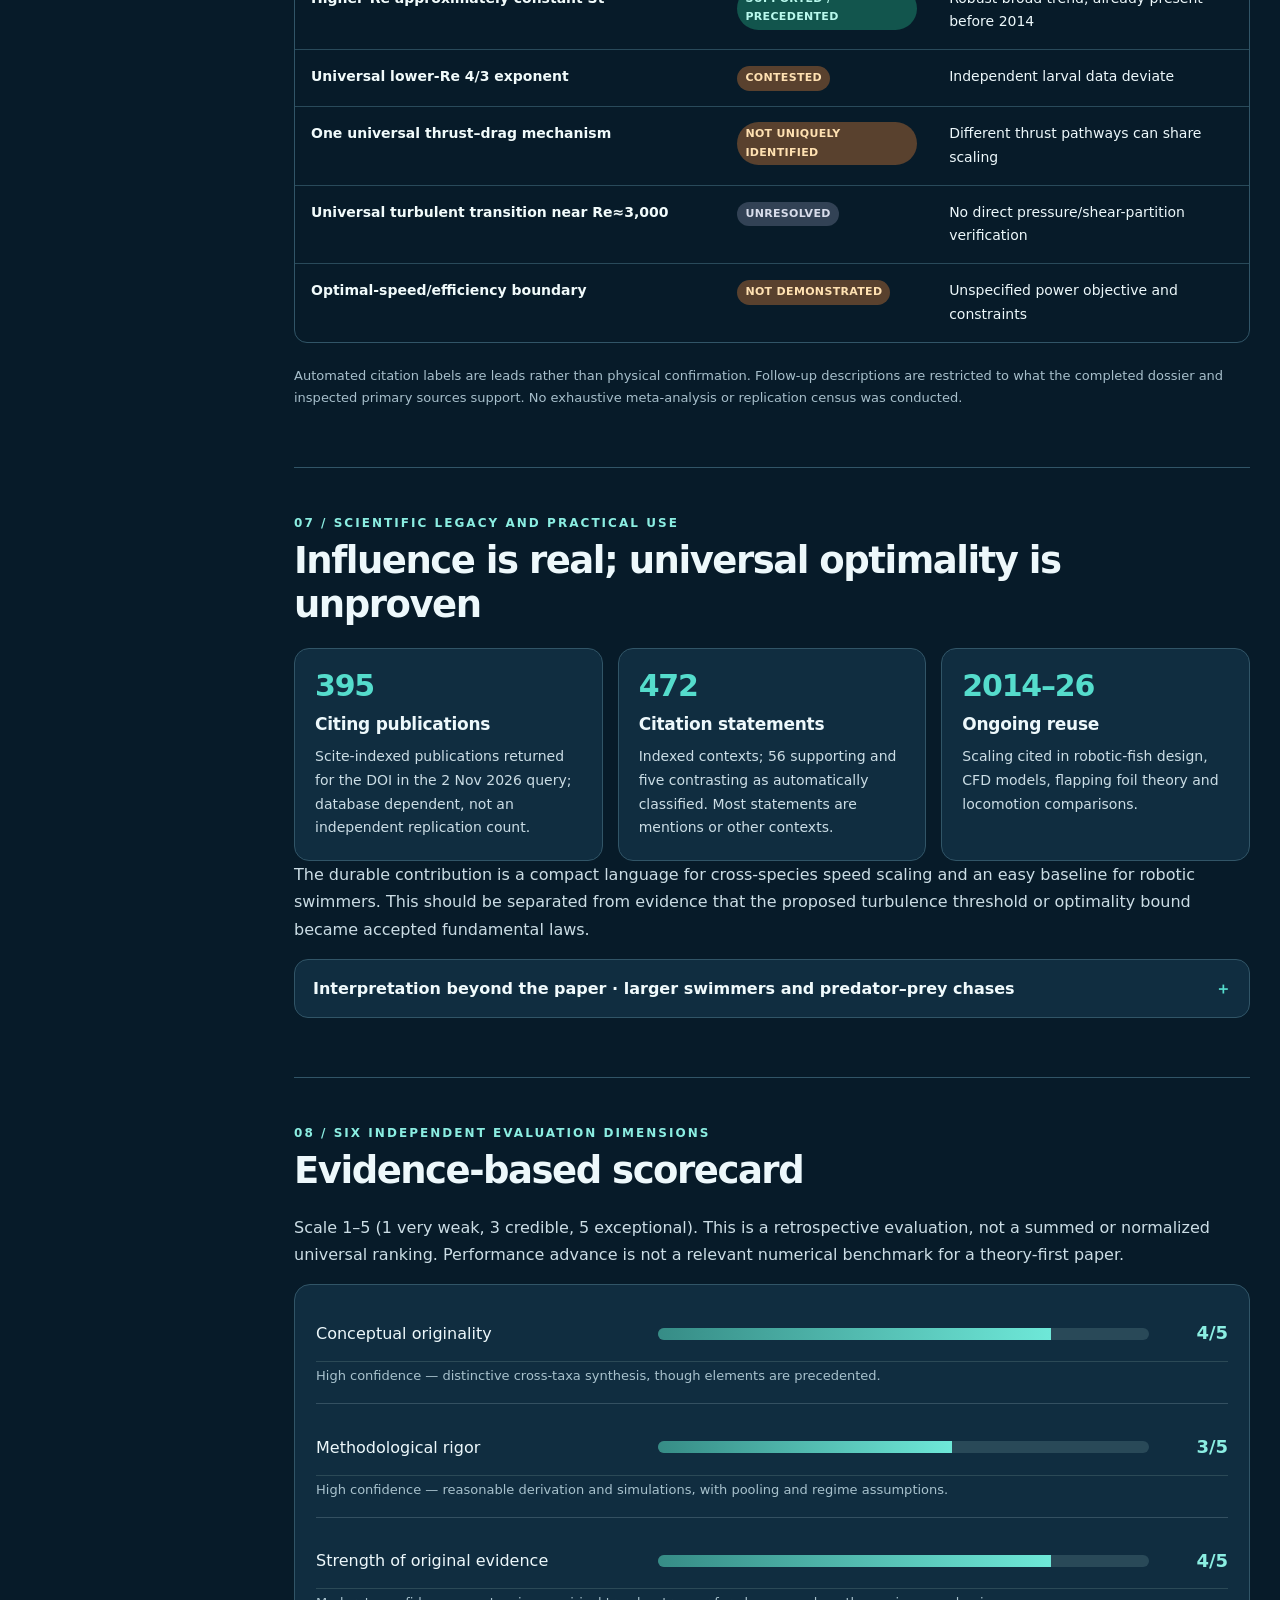
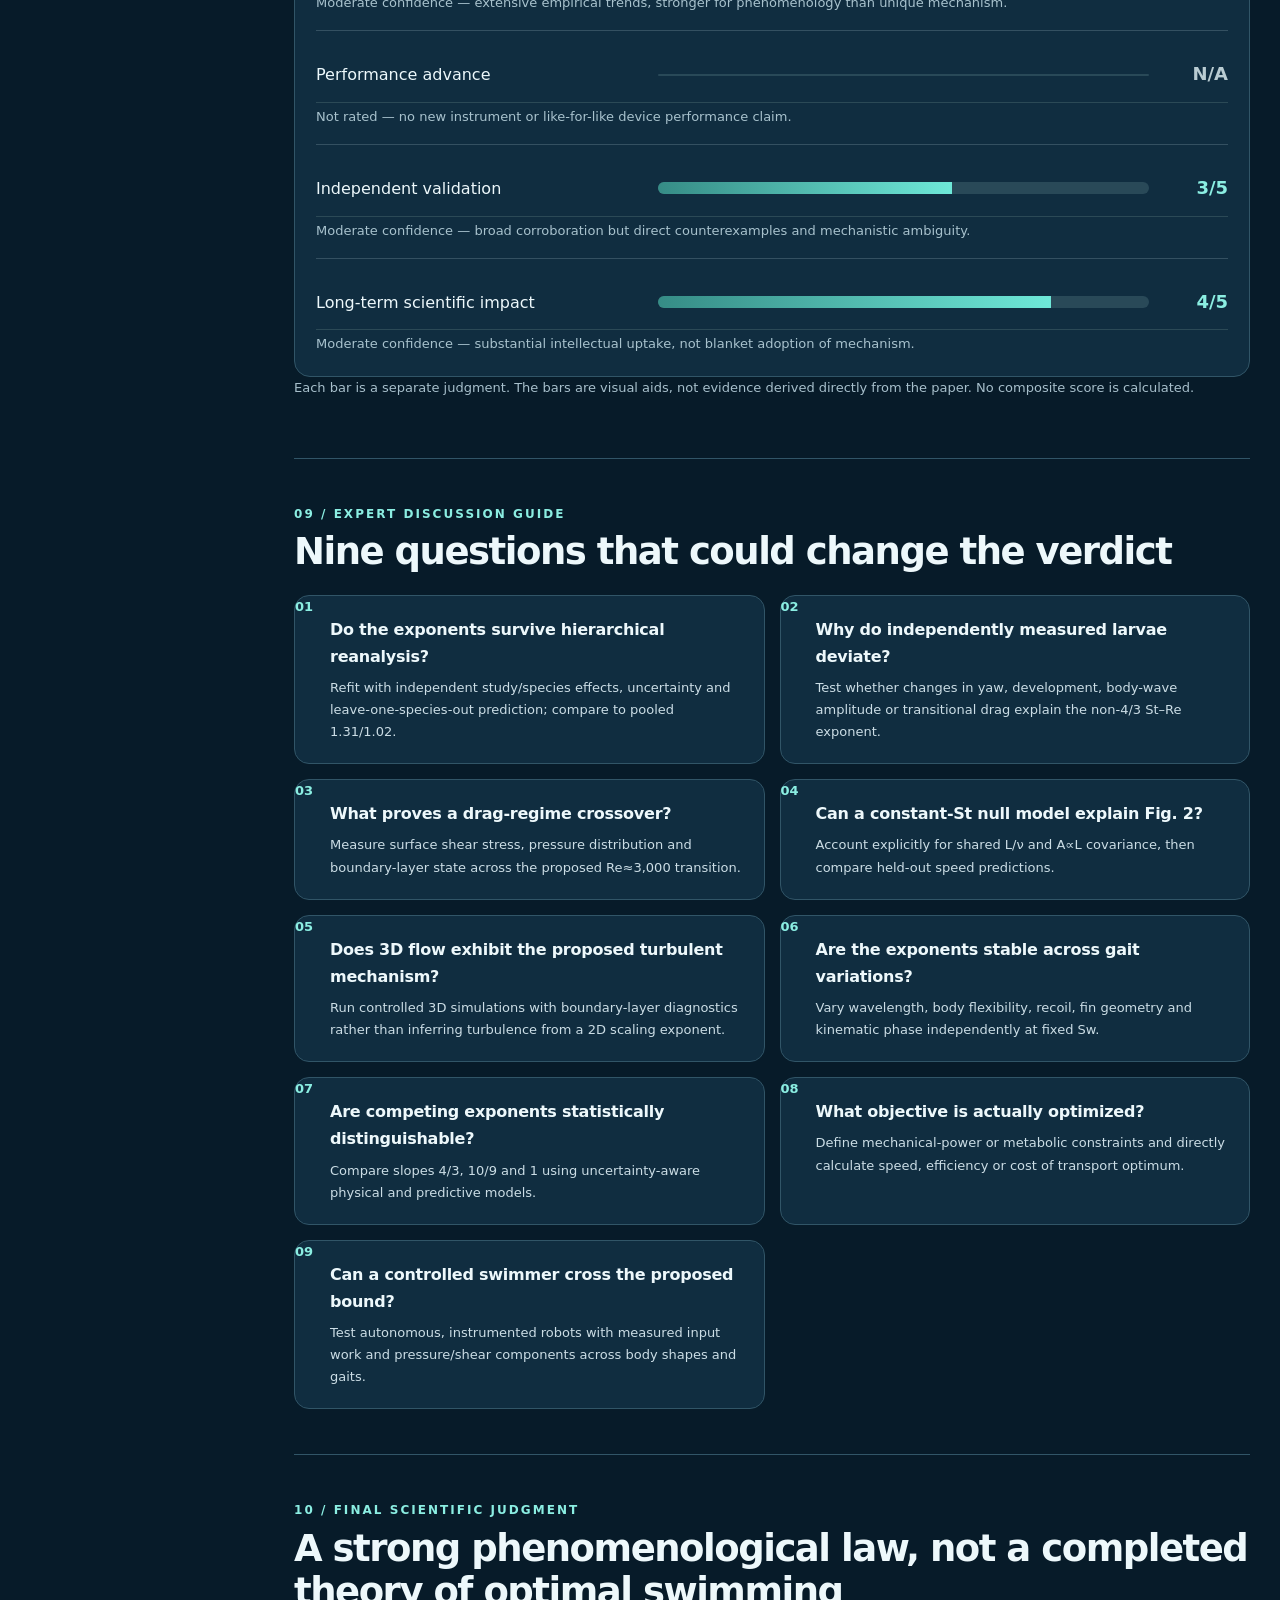
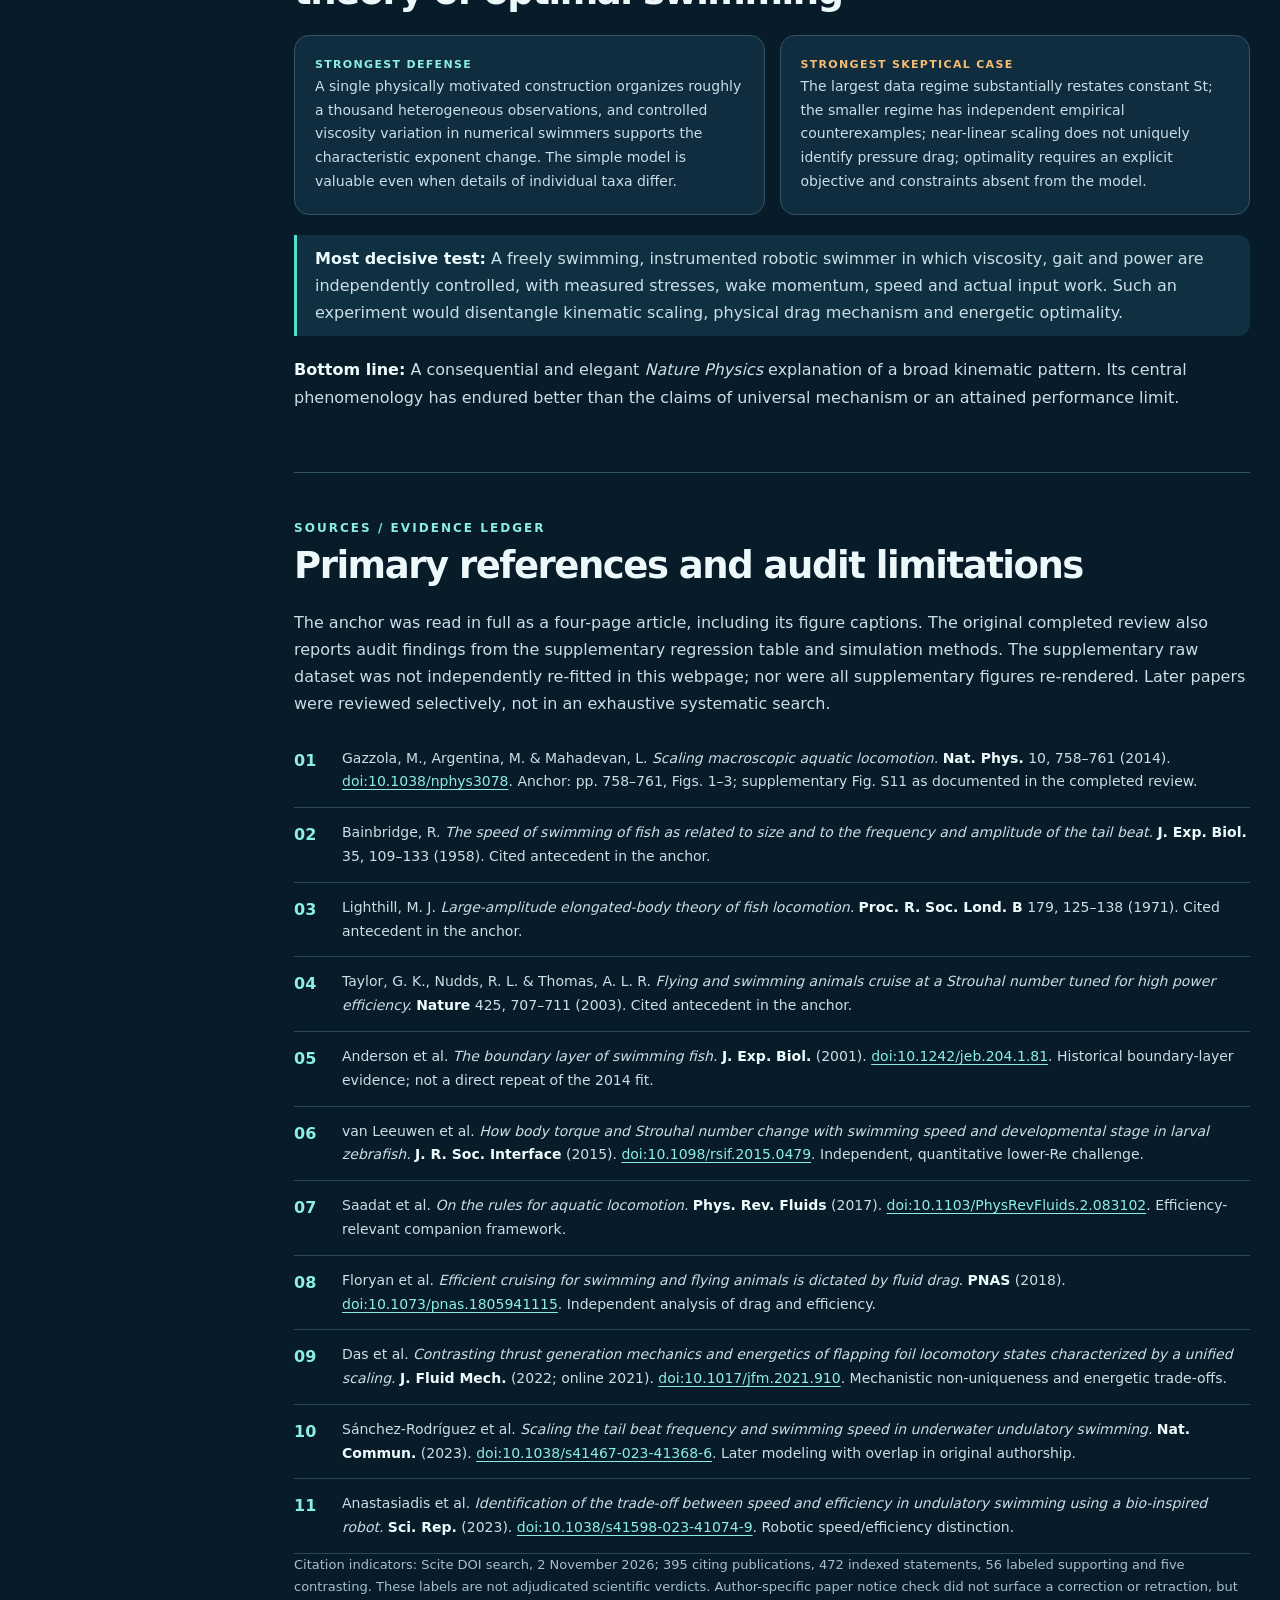
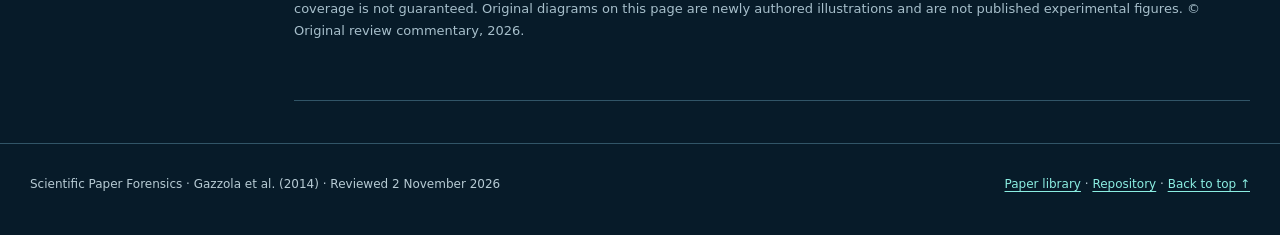
<file: papers/gazzola-2014-aquatic-locomotion/index.html>
<!doctype html>
<html lang="en">
<head>
<meta charset="utf-8"><meta name="viewport" content="width=device-width, initial-scale=1">
<meta name="theme-color" content="#071b29">
<meta name="description" content="Evidence-led retrospective forensic review of Gazzola, Argentina & Mahadevan (2014), Scaling macroscopic aquatic locomotion: Reynolds–swimming scaling, figure audit, contradictory tests and legacy.">
<meta property="og:title" content="Scaling macroscopic aquatic locomotion — Scientific Paper Forensics">
<meta property="og:description" content="Powerful cross-species scaling, incomplete proof of universal drag mechanisms and performance optimality.">
<link rel="canonical" href="https://profdanger.github.io/paper_forensics/papers/gazzola-2014-aquatic-locomotion/">
<link rel="stylesheet" href="../../assets/shared/site.css">
<title>Gazzola et al. (2014) | Scaling Aquatic Locomotion — Scientific Paper Forensics</title>
<style>
.hero .mini-kpis{display:flex;flex-wrap:wrap;gap:12px;margin-top:30px}.mini-kpi{background:#102f40;border:1px solid #345566;border-radius:12px;padding:12px 18px;min-width:155px}.mini-kpi b{display:block;font-size:25px;color:#88eadf;line-height:1.3}.mini-kpi span{font-size:12px;color:#bad1dc}
.figure img{width:100%;height:auto;display:block;border:1px solid #315567;border-radius:15px;background:#0b2636}.figure{margin:25px 0}.figure figcaption{font-size:12px;line-height:1.6}
.factline{display:inline-block;padding:5px 9px;background:#143949;border:1px solid #2a6170;border-radius:7px;font-size:12px;color:#bceee7;margin:0 5px 8px 0}
.pill-status{display:inline-block;font-size:11px;font-weight:800;letter-spacing:.03em;text-transform:uppercase;padding:3px 8px;border-radius:100px;background:#2c424e;color:#deeef4}
.pill-status.strong{background:#12554d;color:#b9f9ed}.pill-status.caution{background:#59412e;color:#ffe1b2}.pill-status.unknown{background:#324255;color:#d8ddeb}
.evidence-step{display:grid;grid-template-columns:155px 1fr;gap:18px;padding:17px 0;border-bottom:1px solid #25485a}.evidence-step:last-child{border:0}.evidence-step .type{font-size:12px;font-weight:800;color:#8beee2;text-transform:uppercase;letter-spacing:.06em}.evidence-step p{margin:0;font-size:14px}
.bookmark{font-size:12px;color:#a7c4d0;margin-top:10px}
.scorename{min-width:0}.score-explain{margin-top:3px}.scorecard-row{padding-bottom:16px;border-bottom:1px solid #345061;margin-bottom:16px}
.ref-body a{overflow-wrap:anywhere}
.question-why{color:#9fc2ce;font-size:13px}
.inline-paired{display:grid;grid-template-columns:1fr 1fr;gap:15px}.inline-paired>article{min-width:0}
@media(max-width:690px){.inline-paired{grid-template-columns:1fr}.evidence-step{grid-template-columns:1fr;gap:5px}.mini-kpi{min-width:calc(50% - 6px)}}
@media(prefers-reduced-motion:reduce){*{scroll-behavior:auto!important}}
</style>
</head>
<body id="top">
<nav class="site-nav"><div class="shell"><a class="brand" href="../../">Scientific Paper Forensics</a><div class="nav-links"><a href="../../">All evaluations</a><a href="#verdict">Verdict</a><a href="#figures">Figure audit</a><a href="#scorecard">Scorecard</a><a href="#references">Sources</a></div></div></nav>
<header class="hero"><div class="shell">
<div class="kicker">Fluid mechanics · Biological locomotion · Forensic retrospective · 2 November 2026</div>
<h1>How does swimming <em>scale with size?</em></h1>
<p class="lede">A thousand swimming measurements. Two striking power laws. One deceptively difficult question: does a common speed scaling establish a universal physical mechanism or an optimality principle?</p>
<p class="cite-line">Mattia Gazzola · Médéric Argentina · L. Mahadevan · <em>Nature Physics</em> <strong>10</strong>, 758–761 (2014) · Online 14 September 2014 · <a href="https://doi.org/10.1038/nphys3078">doi:10.1038/nphys3078</a></p>
<div class="mini-kpis"><div class="mini-kpi"><b>1,002</b><span>compiled observations (reviewed SI counts)</span></div><div class="mini-kpi"><b>1.31 / 1.02</b><span>empirical power-law slopes</span></div><div class="mini-kpi"><b>~3,000</b><span>reported Re crossover</span></div><div class="mini-kpi"><b>12 years</b><span>retrospective window</span></div></div>
</div></header>
<main class="shell">
<aside class="verdict" id="verdict"><div class="eyebrow">Executive verdict</div><strong>Powerful and influential phenomenological scaling; substantially weaker evidence for a unique hydrodynamic mechanism or an optimal-performance boundary.</strong><p>The thrust–drag model predicts Re ∝ Sw<sup>4/3</sup> and Re ∝ Sw, and it organizes a remarkably broad biological dataset. The higher-Re relation is closely allied to previously known constant-Strouhal behavior. Independent larval measurements challenge the universal lower-Re exponent; later numerical work shows that similar scaling can coexist with different thrust mechanisms and energetic costs. The paper is strongest as an organizing law, not proof of energetically optimal swimming.</p></aside>
<div class="review-layout">
<aside class="toc" aria-label="Review sections"><div class="toc-label">Review contents</div>
<a href="#thesis">01 · Claims and evidence</a><a href="#nabc">02 · NABC / competition</a><a href="#breakthrough">03 · Key conceptual advance</a><a href="#figures">04 · Figure-by-figure audit</a><a href="#quantitative">05 · Quantitative tests</a><a href="#followup">06 · Later validation</a><a href="#impact">07 · Scientific legacy</a><a href="#scorecard">08 · Six-part scorecard</a><a href="#questions">09 · Critical questions</a><a href="#synthesis">10 · Final assessment</a><a href="#references">Sources and limitations</a>
</aside>
<article class="review-content">
<section id="thesis"><div class="eyebrow">01 / Thesis and burden of proof</div><h2>What the paper actually demonstrates</h2>
<p class="intro"><strong>One-sentence thesis.</strong> Across widely different inertial undulatory swimmers, a balance between effective fluid-acceleration thrust and hydrodynamic resistance predicts a compact relationship between swimming gait and cruising speed.</p>
<div class="math">Re = UL / ν &nbsp;&nbsp; Sw = ωAL / ν<br><span style="color:#80e6d7">Re ∼ Sw<sup>4/3</sup> (lower Re) &nbsp; · &nbsp; Re ∼ Sw (higher Re)</span><small>U: forward speed · L: length · A: tail amplitude · ω: angular tail frequency · ν: kinematic viscosity</small></div>
<div class="table-scroller"><table class="data-table"><thead><tr><th>Claim</th><th>Original basis</th><th>Epistemic status</th></tr></thead><tbody>
<tr><td>Cross-species gait/speed data follow two approximate exponents</td><td>Fig. 2; compiled measurements</td><td><span class="pill-status strong">Observed correlation</span> under chosen normalization and grouping</td></tr>
<tr><td>The force balance predicts exponents 4/3 and 1</td><td>Fig. 1, Eqs. 1–2</td><td><span class="pill-status">Derived model</span> using assumed thrust and drag scalings</td></tr>
<tr><td>Separate numerical systems reproduce both regimes</td><td>Fig. 3; 2D and 3D simulations</td><td><span class="pill-status strong">Computational corroboration</span> within tested modeling regimes</td></tr>
<tr><td>Higher-Re behavior reflects pressure-drag dominance</td><td>Boundary-layer and thrust arguments</td><td><span class="pill-status caution">Mechanistic inference</span> not directly isolated</td></tr>
<tr><td>The curve separates inefficient from unattainable swimming</td><td>Discussion, page 761</td><td><span class="pill-status caution">Optimality hypothesis</span> not formally established</td></tr>
</tbody></table></div>
<figure class="figure"><img src="assets/force-balance.svg" width="1120" height="312" alt="Original conceptual diagram of gait inputs generating thrust balanced by skin friction or quadratic drag."><figcaption>Original explanatory illustration of the authors' proposed physical model. This is not a journal figure, nor a measurement or simulation output.</figcaption></figure>
<p>The analysis describes approximately steady, slender, inertial undulatory swimming with small relative body-motion amplitude and a body-wave wavelength scaling with body length. It does not directly describe acceleration, maneuvering, intermittent hunting, or metabolic expenditure.</p>
</section>

<section id="nabc"><div class="eyebrow">02 / Historical and retrospective competition</div><h2>NABC: a real 2014 scientific need</h2>
<div class="inline-paired"><article class="card"><div class="status">At publication · 2014</div><h3>Need</h3><p>Unify the swimming kinematics of fish, larvae, amphibians, reptiles, diving birds and marine mammals across vastly different body sizes.</p><h3>Approach</h3><p>Elementary added-mass-like thrust and classical hydrodynamic drag expressed with Re and Sw.</p><h3>Benefit</h3><p>Two compact, interpretable scaling exponents summarize over 1,000 previously published observations.</p><h3>Competition</h3><p>Bainbridge's body-length/tail-frequency correlation (1958), Lighthill's elongated-body theory (1971), established Strouhal-number analyses and more detailed CFD.</p></article>
<article class="card"><div class="status">Retrospective · 2026</div><h3>Unresolved need</h3><p>Disentangle shared dimensional correlations from mechanism-specific effects, and predict efficiency and capture performance under controlled kinematic constraints.</p><h3>Improved approach</h3><p>Independently vary gait, morphology, viscosity and muscle/actuator power; measure fluid stresses and input work, not speed alone.</p><h3>Durable benefit</h3><p>A widely used first-order benchmark for aquatic propulsion and bio-inspired robotics.</p><h3>Current competition</h3><p>Three-dimensional fluid–structure interaction, muscle-limited gait models, foil energetics and optimization, and controlled autonomous robotic swimmers.</p></article></div>
<p class="fineprint">Not an apples-to-apples performance contest: the anchor offers explanatory scaling, not a new apparatus with measured throughput, sensitivity or power savings. For energetics, use matched input mechanical power, body geometry, Reynolds number and cost-of-transport definitions.</p>
</section>

<section id="breakthrough"><div class="eyebrow">03 / Conceptual breakthrough</div><h2>An explanatory synthesis, not a new instrument</h2>
<div class="grid cols3"><article class="card"><span class="tag">Concept</span><h3>Common phase space</h3><p>Normalize forward and transverse motion into Re and Sw, exposing broad trends across taxa.</p></article><article class="card"><span class="tag">Analytical method</span><h3>Two drag balances</h3><p>Couple effective fluid-reaction thrust to different speed dependences for boundary-layer shear and drag.</p></article><article class="card"><span class="tag gray">Technology</span><h3>No special instrument</h3><p>Literature measurements, dimensional arguments and numerical simulation; no proprietary material or novel sensor was required.</p></article></div>
<p>The enabling advance was integration of known hydrodynamic mechanisms with a large, taxonomically broad measurement set. That synthesis was sufficient to produce the apparent cross-species collapse, but it was not sufficient to identify one unique thrust mechanism. Earlier constant-Strouhal observations already implied much of the high-Re relationship.</p>
<div class="note"><p><strong>Classification:</strong> Broad mechanical explanation and analytic synthesis. Neither a newly discovered fundamental fluid law nor a demonstrated efficiency/performance improvement.</p></div>
</section>

<section id="figures"><div class="eyebrow">04 / Figure-level technical audit</div><h2>What each figure can — and cannot — prove</h2>
<div class="fig-audit"><div class="fig-number">01</div><div><h3>Fig. 1 · Organisms and thrust–drag schematic (paper pp. 758–759)</h3><p><strong>Supports:</strong> Dimensional force-balance reasoning and the scope of the proposed model.</p><p><strong>Weakness:</strong> An accelerated water mass and its projected reaction force are assumed rather than measured; the figure does not partition viscous and pressure drag.</p><p class="detail">Essential assumptions: slender body, A/L small, deformation wavelength O(L), effectively planar motions and steady mean balance. Alternative mechanisms include leading-edge suction, pressure distribution and gait-specific vortical dynamics.</p></div></div>
<div class="fig-audit"><div class="fig-number">02</div><div><h3>Fig. 2a · Cross-taxa data collapse (p. 760)</h3><p><strong>Supports:</strong> Approximately eight decades of variation in Re organized by Sw, with fitted slopes 1.31 and 1.02 and reported R² near 0.95 and 0.99.</p><p><strong>Weakness:</strong> The axes share L/ν, body amplitude often covaries with length, and the 1,002 observations are not 1,002 independent biological systems.</p><p class="detail">The completed review's SI audit reports 100 lower-Sw and 902 higher-Sw records, respectively; a hierarchical analysis and held-out species validation would be more discriminating than pooled regression. Some amplitudes were estimated from published sources.</p></div></div>
<div class="fig-audit"><div class="fig-number">02b</div><div><h3>Fig. 2b · Strouhal trends (p. 760)</h3><p><strong>Supports:</strong> Weakly Re-dependent St at lower Re and an approximately constant value at higher Re.</p><p><strong>Weakness:</strong> Constant St was substantially precedented. There is also a 2π convention issue between the definition using f and the subsequent use of ω.</p><p class="detail">With St = fA/U and ω = 2πf, the exact identity is Sw = 2π Re St, not simply Sw = Re St. Exponents are unchanged, numerical prefactors are not.</p></div></div>
<div class="fig-audit"><div class="fig-number">03</div><div><h3>Fig. 3 · Two- and three-dimensional swimmer simulations (p. 760)</h3><p><strong>Supports:</strong> Useful checks under prescribed kinematics and viscosity variation; reported exponent values match the model.</p><p><strong>Weakness:</strong> Predetermined gaits and geometry limit generality. Two-dimensional computations cannot by themselves establish a three-dimensional turbulent boundary-layer transition.</p><p class="detail">This is more discriminating than the pooled animal correlation, but it still cannot uniquely attribute a linear exponent to pressure drag rather than other approximately quadratic resistance.</p></div></div>
<details class="expand"><summary>Additional audit of the supplementary statistics and selection issues</summary><div class="inside"><p>Supplementary Fig. S11 statistics reported in the completed review: pooled low-regime exponent 1.310 (R² = 0.946; n = 100); high-regime exponent 1.018 (R² = 0.985; n = 902). Among individual source groups, example slopes were larval zebrafish 1.523 (R² = 0.882) and 1.233 (0.642), ascidian larvae 0.472 (0.193), alligators 1.244 (0.499) and fin whales 0.670 (0.123). These comparisons show heterogeneity; they are not new independent re-fits.</p><p>Critical missing tests: publish full extraction decisions; evaluate study/species random effects and uncertainty; cross-validate by species, rather than random datapoint; independently vary A, f and ν at fixed size and morphology.</p></div></details>
</section>

<section id="quantitative"><div class="eyebrow">05 / Quantitative checks and fair benchmarks</div><h2>Internal consistency does not prove unique causality</h2>
<figure class="figure"><img src="assets/scaling-regimes.svg" width="1100" height="420" alt="Schematic log-log relationship of Re versus Sw with four-thirds and one slopes and a conceptual crossover."><figcaption>Explanatory diagram drawn for this review, not the original paper's Fig. 2 and not digitized experimental data. The schematic does not establish a precise crossover or a performance boundary.</figcaption></figure>
<div class="table-scroller"><table class="data-table"><thead><tr><th>Test / metric</th><th>Anchor result</th><th>Forensic interpretation</th></tr></thead><tbody>
<tr><td>Lower-Re exponent</td><td>4/3 theory; 1.31 experimental fit</td><td>Close pooled agreement, independent larval counterexample; n=100 in completed SI audit</td></tr>
<tr><td>Higher-Re exponent</td><td>1 theory; 1.02 experimental fit</td><td>Consistent with constant St, not a unique signature of pressure-drag dominance</td></tr>
<tr><td>Regression goodness of fit</td><td>R²≈0.95 and 0.99</td><td>Logarithmic cross-species collapse, not percentage prediction error or independent accuracy</td></tr>
<tr><td>Two-dimensional simulation</td><td>Re≈0.04 Sw<sup>4/3</sup>; Re≈0.43 Sw</td><td>Broad agreement within imposed undulation parameters</td></tr>
<tr><td>Three-dimensional simulation</td><td>Re≈0.02 Sw<sup>4/3</sup>; Re≈0.26 Sw</td><td>Agreement across numerical sources, not identical body/flow regimes</td></tr>
<tr><td>Crossover</td><td>Re≈3,000</td><td>Phenomenological crossover; no direct universal boundary-layer stability threshold</td></tr>
<tr><td>Energy efficiency</td><td>Not measured or optimized</td><td>Cannot infer metabolic efficiency or a cost-of-transport optimum</td></tr>
</tbody></table></div>
<details class="expand" open><summary>Check A · Why both plotted axes can correlate without a new mechanism</summary><div class="inside"><p>log(Re) = log(U) + log(L) − log(ν); log(Sw) = log(ω) + log(A) + log(L) − log(ν). Both variables contain L/ν. If A is approximately proportional to L, geometric covariance can help generate an impressive pooled correlation.</p><p>At high Re, Re/Sw = U/(ωA). Thus a linear Re–Sw relation is mathematically equivalent to a nearly constant Strouhal number, St = fA/U, apart from the 2π frequency convention. The distinctive added value of the paper lies in the attempt to explain this behavior and the additional low-Re scaling.</p></div></details>
<details class="expand"><summary>Check B · Different drag laws can lead to similar exponents</summary><div class="inside"><p>For generalized resistance F<sub>d</sub> ∼ ρU²L Re<sup>−m</sup> and the proposed F<sub>thrust</sub> ∼ ρω²A²L, balancing forces gives Re ∼ Sw<sup>2/(2−m)</sup>.</p><p>Blasius-like laminar skin friction (m=1/2) yields 4/3; a weak Re dependence (e.g. m=1/5) yields 10/9; approximately constant drag coefficient (m=0) yields 1. A measured linear exponent cannot separately identify the partition among skin friction, pressure drag and other thrust mechanisms.</p></div></details>
<details class="expand"><summary>Check C · Critical Reynolds number and empirical fit intersection</summary><div class="inside"><p>The proposed δ≈A/2 criterion with a Blasius boundary-layer thickness gives Re<sub>c</sub>≈(10L/A)², or 2,500 for A/L=0.2. This estimates the reported crossover but is not a universal criterion for a laminar-to-turbulent transition.</p><p>Using the two rounded experimental curves, 0.03 Sw<sup>1.31</sup> = 0.4 Sw<sup>1.02</sup>, yields an intersection near Sw≈7,570 and Re≈3,620. This is an algebraic consistency check on the fits, not a separate measurement of turbulence.</p></div></details>
<details class="expand"><summary>Check D · Why this is not an energy optimum</summary><div class="inside"><p>At high Re, the force balance predicts U ∼ ωA (or U ∼ fL if A/L is constant). No constraint on muscle power, metabolic expenditure, endurance or maximum beat frequency is imposed. In the paper's per-unit-depth quadratic-drag model, useful drag power scales roughly as ρU³L, but actual input power and propulsive efficiency are not measured.</p><p>A genuine optimality claim requires an explicit objective and constraints, such as maximum U at fixed mechanical power or minimum cost of transport at fixed body size. The paper's language about an edge between inefficient and unattainable swimming should be read as a proposed interpretation, not a solved optimization problem.</p></div></details>
</section>

<section id="followup"><div class="eyebrow">06 / Independent validation and challenges</div><h2>How the result aged, 2014–2026</h2>
<div class="timeline">
<article><time>2015 · Independent biological challenge</time><h3>Larval-zebrafish experiments question universal low-Re scaling</h3><p>Van Leeuwen et al. measured 2–5-day larval zebrafish and reported St–Re behavior substantially steeper than the −1/4 prediction; the completed review notes a fitted exponent about −0.741, with a reported 95% confidence interval approximately −1.250 to −0.389. <a href="https://doi.org/10.1098/rsif.2015.0479">J. R. Soc. Interface (2015)</a>. Independent, directly relevant disagreement in a restricted species/age/gait regime.</p></article>
<article><time>2017 · Related independent phenomenology</time><h3>Efficient swimming depends on more than Strouhal alone</h3><p>Saadat et al. described Strouhal and relative-amplitude ranges associated with efficient swimming. This is a complementary efficiency argument, not an independent proof of the anchor's turbulence threshold. <a href="https://doi.org/10.1103/PhysRevFluids.2.083102">Phys. Rev. Fluids (2017)</a>.</p></article>
<article><time>2018 · Physical interpretation</time><h3>Fluid drag as a determinant of efficient cruising</h3><p>Floryan et al. revisited the narrow Strouhal operating range and efficiency in swimming/flying systems. It supports broad convergence but does not reproduce both 2014 exponents as independent tests. <a href="https://doi.org/10.1073/pnas.1805941115">PNAS (2018)</a>.</p></article>
<article><time>2021–2022 · Mechanistic non-uniqueness</time><h3>Similar scaling, different thrust generation and energetic costs</h3><p>Das et al. simulated self-propelled flapping foils with different translational constraints. Comparable St–Re relations arose despite distinct thrust-generation balances and divergent input-power requirements. Published online 2021. <a href="https://doi.org/10.1017/jfm.2021.910">J. Fluid Mech. (2022)</a>.</p></article>
<article><time>2023 · Extension with overlapping authorship</time><h3>Muscle constraints offer a fuller explanation of frequency selection</h3><p>Sánchez-Rodríguez et al. analyzed roughly 1,200 published observations of undulatory swimming and explored body-size limits on beating frequency and speed. Coauthor overlap makes this an extension, not fully independent reproduction. <a href="https://doi.org/10.1038/s41467-023-41368-6">Nat. Commun. (2023)</a>.</p></article>
<article><time>2023 · Independent robotic energetics</time><h3>Speed and cost-of-transport optima need not coincide</h3><p>Anastasiadis et al. used a bio-inspired robotic swimmer to vary gait and measure performance trade-offs. This directly limits the interpretation of one kinematic law as a complete efficiency optimum. <a href="https://doi.org/10.1038/s41598-023-41074-9">Sci. Rep. (2023)</a>.</p></article>
</div>
<div class="table-scroller"><table class="data-table"><thead><tr><th>Anchor claim</th><th>Retrospective status</th><th>Why</th></tr></thead><tbody>
<tr><td>Speed depends strongly on amplitude and beating frequency</td><td><span class="pill-status strong">Supported</span></td><td>Multiple biological and robotic studies</td></tr>
<tr><td>Higher-Re approximately constant St</td><td><span class="pill-status strong">Supported / precedented</span></td><td>Robust broad trend, already present before 2014</td></tr>
<tr><td>Universal lower-Re 4/3 exponent</td><td><span class="pill-status caution">Contested</span></td><td>Independent larval data deviate</td></tr>
<tr><td>One universal thrust–drag mechanism</td><td><span class="pill-status caution">Not uniquely identified</span></td><td>Different thrust pathways can share scaling</td></tr>
<tr><td>Universal turbulent transition near Re≈3,000</td><td><span class="pill-status unknown">Unresolved</span></td><td>No direct pressure/shear-partition verification</td></tr>
<tr><td>Optimal-speed/efficiency boundary</td><td><span class="pill-status caution">Not demonstrated</span></td><td>Unspecified power objective and constraints</td></tr>
</tbody></table></div>
<p class="fineprint">Automated citation labels are leads rather than physical confirmation. Follow-up descriptions are restricted to what the completed dossier and inspected primary sources support. No exhaustive meta-analysis or replication census was conducted.</p>
</section>

<section id="impact"><div class="eyebrow">07 / Scientific legacy and practical use</div><h2>Influence is real; universal optimality is unproven</h2>
<div class="grid cols3"><article class="card"><div class="metric">395</div><h3>Citing publications</h3><p>Scite-indexed publications returned for the DOI in the 2 Nov 2026 query; database dependent, not an independent replication count.</p></article><article class="card"><div class="metric">472</div><h3>Citation statements</h3><p>Indexed contexts; 56 supporting and five contrasting as automatically classified. Most statements are mentions or other contexts.</p></article><article class="card"><div class="metric">2014–26</div><h3>Ongoing reuse</h3><p>Scaling cited in robotic-fish design, CFD models, flapping foil theory and locomotion comparisons.</p></article></div>
<p>The durable contribution is a compact language for cross-species speed scaling and an easy baseline for robotic swimmers. This should be separated from evidence that the proposed turbulence threshold or optimality bound became accepted fundamental laws.</p>
<details class="expand"><summary>Interpretation beyond the paper · larger swimmers and predator–prey chases</summary><div class="inside"><p>For fixed amplitude-to-length ratio, the higher-Re law implies U ∼ fL. This suggests a possible body-size advantage in absolute speed <em>if</em> beating frequency and muscular constraints are comparable, but larger animals generally beat their tails more slowly. The anchor does not determine a universal optimum animal size.</p><p>Nor does it imply aquatic predators must be larger than their prey. Capture depends on acceleration, turning, gape, prey defenses, hunting strategy and ecology. Contrasts with terrestrial predator–prey size patterns are hypotheses for separate comparative studies, not findings of Gazzola et al. (2014).</p></div></details>
</section>

<section id="scorecard"><div class="eyebrow">08 / Six independent evaluation dimensions</div><h2>Evidence-based scorecard</h2><p>Scale 1–5 (1 very weak, 3 credible, 5 exceptional). This is a retrospective evaluation, not a summed or normalized universal ranking. Performance advance is not a relevant numerical benchmark for a theory-first paper.</p>
<div class="score-block" id="score-display">
<div class="scorecard-row"><div class="score-row"><span class="label scorename">Conceptual originality</span><div class="track"><div class="fill" style="--percent:80%"></div></div><div class="value">4/5</div></div><div class="score-explain">High confidence — distinctive cross-taxa synthesis, though elements are precedented.</div></div>
<div class="scorecard-row"><div class="score-row"><span class="label scorename">Methodological rigor</span><div class="track"><div class="fill" style="--percent:60%"></div></div><div class="value">3/5</div></div><div class="score-explain">High confidence — reasonable derivation and simulations, with pooling and regime assumptions.</div></div>
<div class="scorecard-row"><div class="score-row"><span class="label scorename">Strength of original evidence</span><div class="track"><div class="fill" style="--percent:80%"></div></div><div class="value">4/5</div></div><div class="score-explain">Moderate confidence — extensive empirical trends, stronger for phenomenology than unique mechanism.</div></div>
<div class="scorecard-row"><div class="score-row n-a"><span class="label scorename">Performance advance</span><div class="track"></div><div class="value">N/A</div></div><div class="score-explain">Not rated — no new instrument or like-for-like device performance claim.</div></div>
<div class="scorecard-row"><div class="score-row"><span class="label scorename">Independent validation</span><div class="track"><div class="fill" style="--percent:60%"></div></div><div class="value">3/5</div></div><div class="score-explain">Moderate confidence — broad corroboration but direct counterexamples and mechanistic ambiguity.</div></div>
<div class="scorecard-row" style="border-bottom:0;margin-bottom:0;padding-bottom:0"><div class="score-row"><span class="label scorename">Long-term scientific impact</span><div class="track"><div class="fill" style="--percent:80%"></div></div><div class="value">4/5</div></div><div class="score-explain">Moderate confidence — substantial intellectual uptake, not blanket adoption of mechanism.</div></div>
</div>
<p class="fineprint">Each bar is a separate judgment. The bars are visual aids, not evidence derived directly from the paper. No composite score is calculated.</p>
</section>

<section id="questions"><div class="eyebrow">09 / Expert discussion guide</div><h2>Nine questions that could change the verdict</h2><div class="grid cols2 question-list">
<article class="card question"><h3>Do the exponents survive hierarchical reanalysis?</h3><p>Refit with independent study/species effects, uncertainty and leave-one-species-out prediction; compare to pooled 1.31/1.02.</p></article>
<article class="card question"><h3>Why do independently measured larvae deviate?</h3><p>Test whether changes in yaw, development, body-wave amplitude or transitional drag explain the non-4/3 St–Re exponent.</p></article>
<article class="card question"><h3>What proves a drag-regime crossover?</h3><p>Measure surface shear stress, pressure distribution and boundary-layer state across the proposed Re≈3,000 transition.</p></article>
<article class="card question"><h3>Can a constant-St null model explain Fig. 2?</h3><p>Account explicitly for shared L/ν and A∝L covariance, then compare held-out speed predictions.</p></article>
<article class="card question"><h3>Does 3D flow exhibit the proposed turbulent mechanism?</h3><p>Run controlled 3D simulations with boundary-layer diagnostics rather than inferring turbulence from a 2D scaling exponent.</p></article>
<article class="card question"><h3>Are the exponents stable across gait variations?</h3><p>Vary wavelength, body flexibility, recoil, fin geometry and kinematic phase independently at fixed Sw.</p></article>
<article class="card question"><h3>Are competing exponents statistically distinguishable?</h3><p>Compare slopes 4/3, 10/9 and 1 using uncertainty-aware physical and predictive models.</p></article>
<article class="card question"><h3>What objective is actually optimized?</h3><p>Define mechanical-power or metabolic constraints and directly calculate speed, efficiency or cost of transport optimum.</p></article>
<article class="card question"><h3>Can a controlled swimmer cross the proposed bound?</h3><p>Test autonomous, instrumented robots with measured input work and pressure/shear components across body shapes and gaits.</p></article>
</div></section>

<section id="synthesis"><div class="eyebrow">10 / Final scientific judgment</div><h2>A strong phenomenological law, not a completed theory of optimal swimming</h2>
<div class="inline-paired"><article class="card"><div class="status">Strongest defense</div><p>A single physically motivated construction organizes roughly a thousand heterogeneous observations, and controlled viscosity variation in numerical swimmers supports the characteristic exponent change. The simple model is valuable even when details of individual taxa differ.</p></article><article class="card"><div class="status warn">Strongest skeptical case</div><p>The largest data regime substantially restates constant St; the smaller regime has independent empirical counterexamples; near-linear scaling does not uniquely identify pressure drag; optimality requires an explicit objective and constraints absent from the model.</p></article></div>
<div class="note"><p><strong>Most decisive test:</strong> A freely swimming, instrumented robotic swimmer in which viscosity, gait and power are independently controlled, with measured stresses, wake momentum, speed and actual input work. Such an experiment would disentangle kinematic scaling, physical drag mechanism and energetic optimality.</p></div>
<p><strong>Bottom line:</strong> A consequential and elegant <em>Nature Physics</em> explanation of a broad kinematic pattern. Its central phenomenology has endured better than the claims of universal mechanism or an attained performance limit.</p>
</section>

<section id="references"><div class="eyebrow">Sources / evidence ledger</div><h2>Primary references and audit limitations</h2><p>The anchor was read in full as a four-page article, including its figure captions. The original completed review also reports audit findings from the supplementary regression table and simulation methods. The supplementary raw dataset was not independently re-fitted in this webpage; nor were all supplementary figures re-rendered. Later papers were reviewed selectively, not in an exhaustive systematic search.</p>
<div class="reference"><span class="num">01</span><div class="ref-body"><p>Gazzola, M., Argentina, M. &amp; Mahadevan, L. <em>Scaling macroscopic aquatic locomotion.</em> <strong>Nat. Phys.</strong> 10, 758–761 (2014). <a href="https://doi.org/10.1038/nphys3078">doi:10.1038/nphys3078</a>. Anchor: pp. 758–761, Figs. 1–3; supplementary Fig. S11 as documented in the completed review.</p></div></div>
<div class="reference"><span class="num">02</span><div class="ref-body"><p>Bainbridge, R. <em>The speed of swimming of fish as related to size and to the frequency and amplitude of the tail beat.</em> <strong>J. Exp. Biol.</strong> 35, 109–133 (1958). Cited antecedent in the anchor.</p></div></div>
<div class="reference"><span class="num">03</span><div class="ref-body"><p>Lighthill, M. J. <em>Large-amplitude elongated-body theory of fish locomotion.</em> <strong>Proc. R. Soc. Lond. B</strong> 179, 125–138 (1971). Cited antecedent in the anchor.</p></div></div>
<div class="reference"><span class="num">04</span><div class="ref-body"><p>Taylor, G. K., Nudds, R. L. &amp; Thomas, A. L. R. <em>Flying and swimming animals cruise at a Strouhal number tuned for high power efficiency.</em> <strong>Nature</strong> 425, 707–711 (2003). Cited antecedent in the anchor.</p></div></div>
<div class="reference"><span class="num">05</span><div class="ref-body"><p>Anderson et al. <em>The boundary layer of swimming fish.</em> <strong>J. Exp. Biol.</strong> (2001). <a href="https://doi.org/10.1242/jeb.204.1.81">doi:10.1242/jeb.204.1.81</a>. Historical boundary-layer evidence; not a direct repeat of the 2014 fit.</p></div></div>
<div class="reference"><span class="num">06</span><div class="ref-body"><p>van Leeuwen et al. <em>How body torque and Strouhal number change with swimming speed and developmental stage in larval zebrafish.</em> <strong>J. R. Soc. Interface</strong> (2015). <a href="https://doi.org/10.1098/rsif.2015.0479">doi:10.1098/rsif.2015.0479</a>. Independent, quantitative lower-Re challenge.</p></div></div>
<div class="reference"><span class="num">07</span><div class="ref-body"><p>Saadat et al. <em>On the rules for aquatic locomotion.</em> <strong>Phys. Rev. Fluids</strong> (2017). <a href="https://doi.org/10.1103/PhysRevFluids.2.083102">doi:10.1103/PhysRevFluids.2.083102</a>. Efficiency-relevant companion framework.</p></div></div>
<div class="reference"><span class="num">08</span><div class="ref-body"><p>Floryan et al. <em>Efficient cruising for swimming and flying animals is dictated by fluid drag.</em> <strong>PNAS</strong> (2018). <a href="https://doi.org/10.1073/pnas.1805941115">doi:10.1073/pnas.1805941115</a>. Independent analysis of drag and efficiency.</p></div></div>
<div class="reference"><span class="num">09</span><div class="ref-body"><p>Das et al. <em>Contrasting thrust generation mechanics and energetics of flapping foil locomotory states characterized by a unified scaling.</em> <strong>J. Fluid Mech.</strong> (2022; online 2021). <a href="https://doi.org/10.1017/jfm.2021.910">doi:10.1017/jfm.2021.910</a>. Mechanistic non-uniqueness and energetic trade-offs.</p></div></div>
<div class="reference"><span class="num">10</span><div class="ref-body"><p>Sánchez-Rodríguez et al. <em>Scaling the tail beat frequency and swimming speed in underwater undulatory swimming.</em> <strong>Nat. Commun.</strong> (2023). <a href="https://doi.org/10.1038/s41467-023-41368-6">doi:10.1038/s41467-023-41368-6</a>. Later modeling with overlap in original authorship.</p></div></div>
<div class="reference"><span class="num">11</span><div class="ref-body"><p>Anastasiadis et al. <em>Identification of the trade-off between speed and efficiency in undulatory swimming using a bio-inspired robot.</em> <strong>Sci. Rep.</strong> (2023). <a href="https://doi.org/10.1038/s41598-023-41074-9">doi:10.1038/s41598-023-41074-9</a>. Robotic speed/efficiency distinction.</p></div></div>
<p class="fineprint">Citation indicators: Scite DOI search, 2 November 2026; 395 citing publications, 472 indexed statements, 56 labeled supporting and five contrasting. These labels are not adjudicated scientific verdicts. Author-specific paper notice check did not surface a correction or retraction, but coverage is not guaranteed. Original diagrams on this page are newly authored illustrations and are not published experimental figures. © Original review commentary, 2026.</p>
</section>
</article></div></main>
<footer class="site-footer"><div class="shell"><span>Scientific Paper Forensics · Gazzola et al. (2014) · Reviewed 2 November 2026</span><span><a href="../../">Paper library</a> · <a href="https://github.com/profdanger/paper_forensics">Repository</a> · <a href="#top">Back to top ↑</a></span></div></footer>
<script>
(function(){var items=[].slice.call(document.querySelectorAll('.toc a'));if(!('IntersectionObserver' in window))return;var io=new IntersectionObserver(function(entries){entries.forEach(function(e){if(e.isIntersecting){items.forEach(function(a){a.classList.toggle('active',a.getAttribute('href')==='#'+e.target.id)})}})},{rootMargin:'-15% 0px -72% 0px'});document.querySelectorAll('.review-content section[id]').forEach(function(s){io.observe(s)})})();
</script></body></html>
</file>
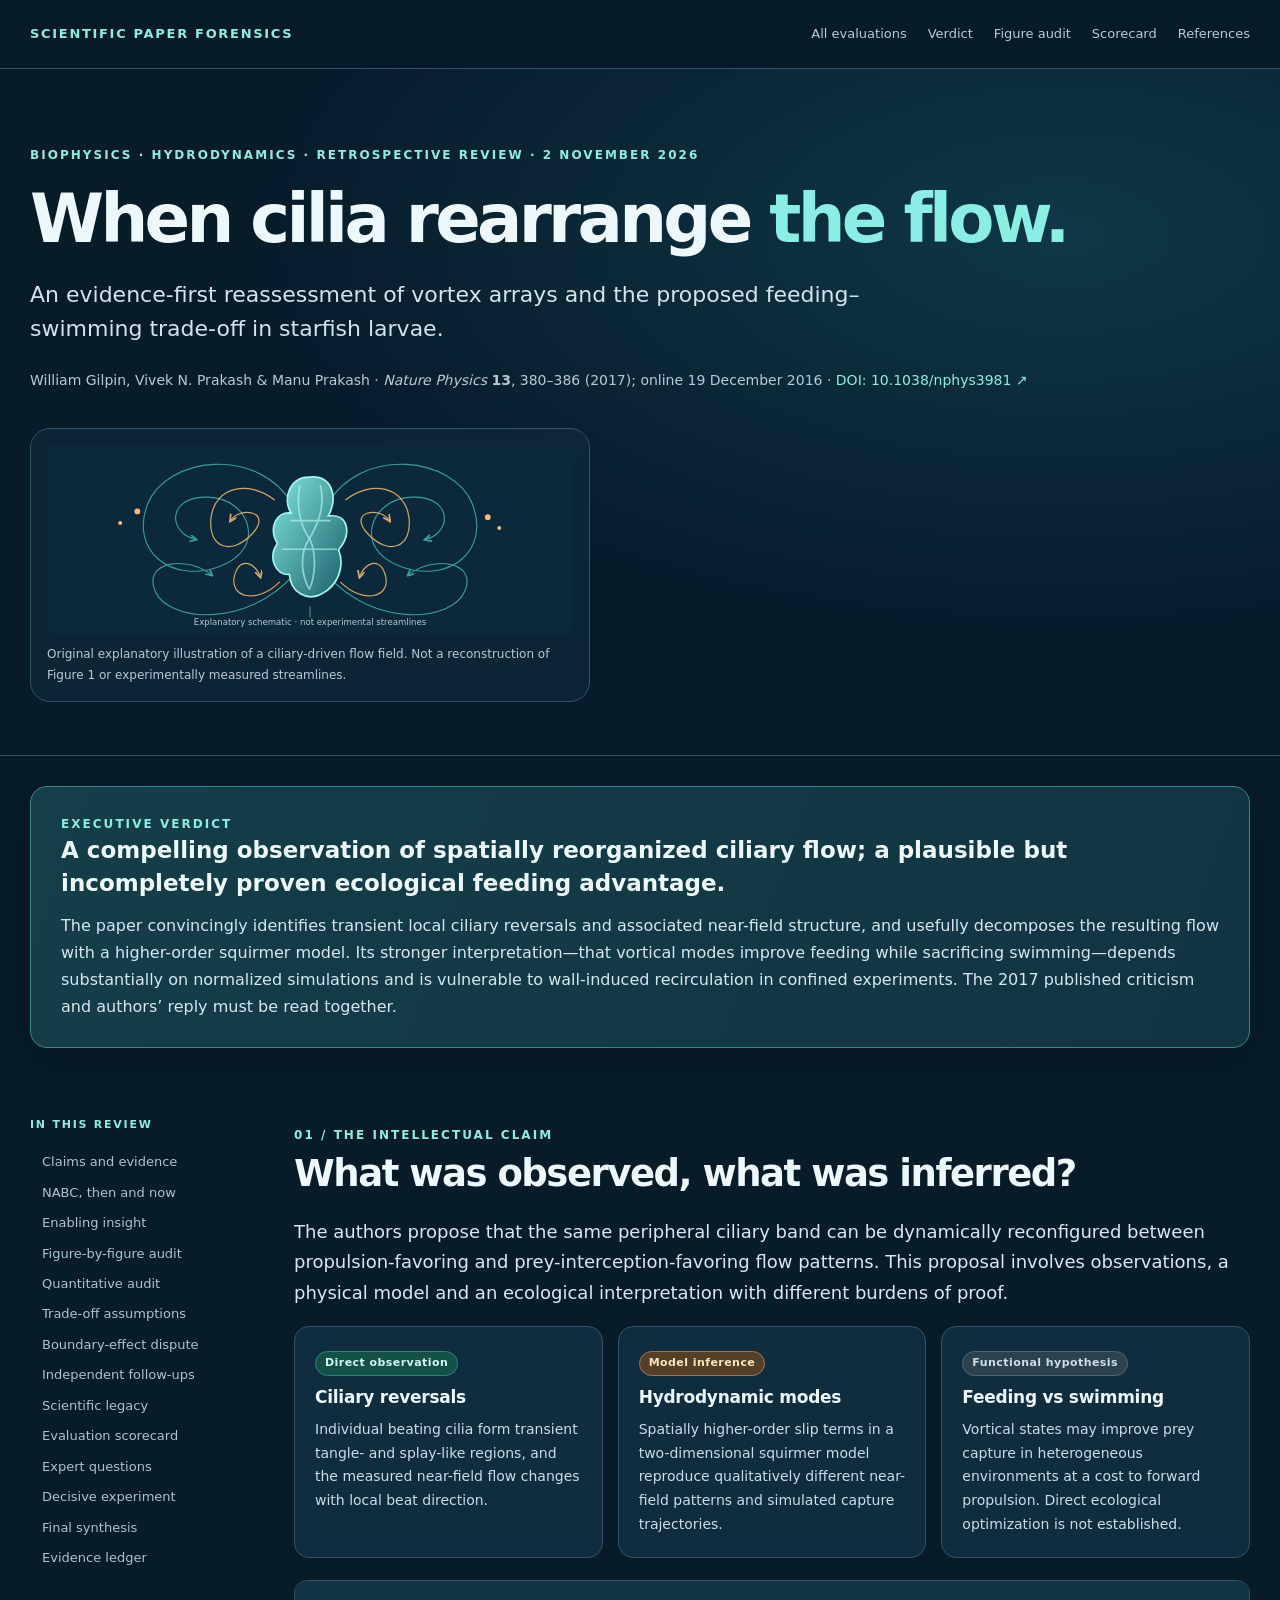
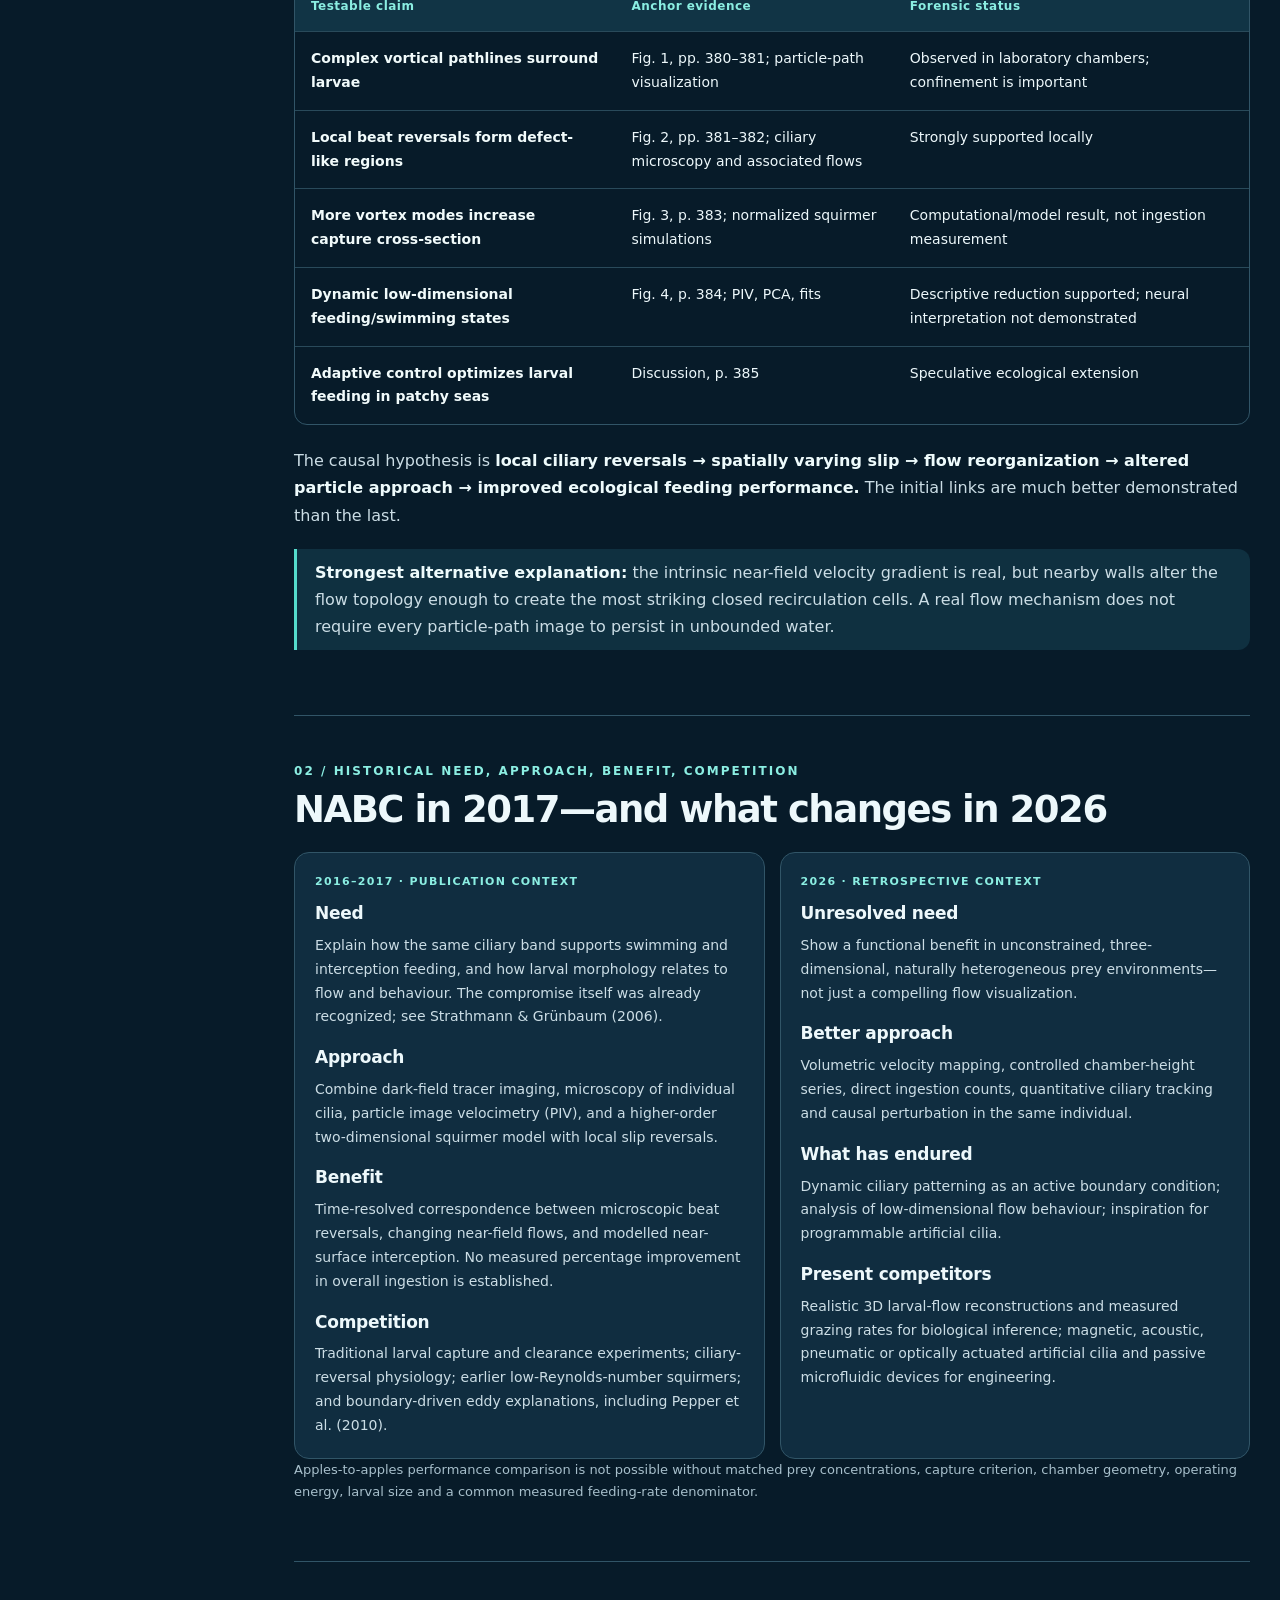
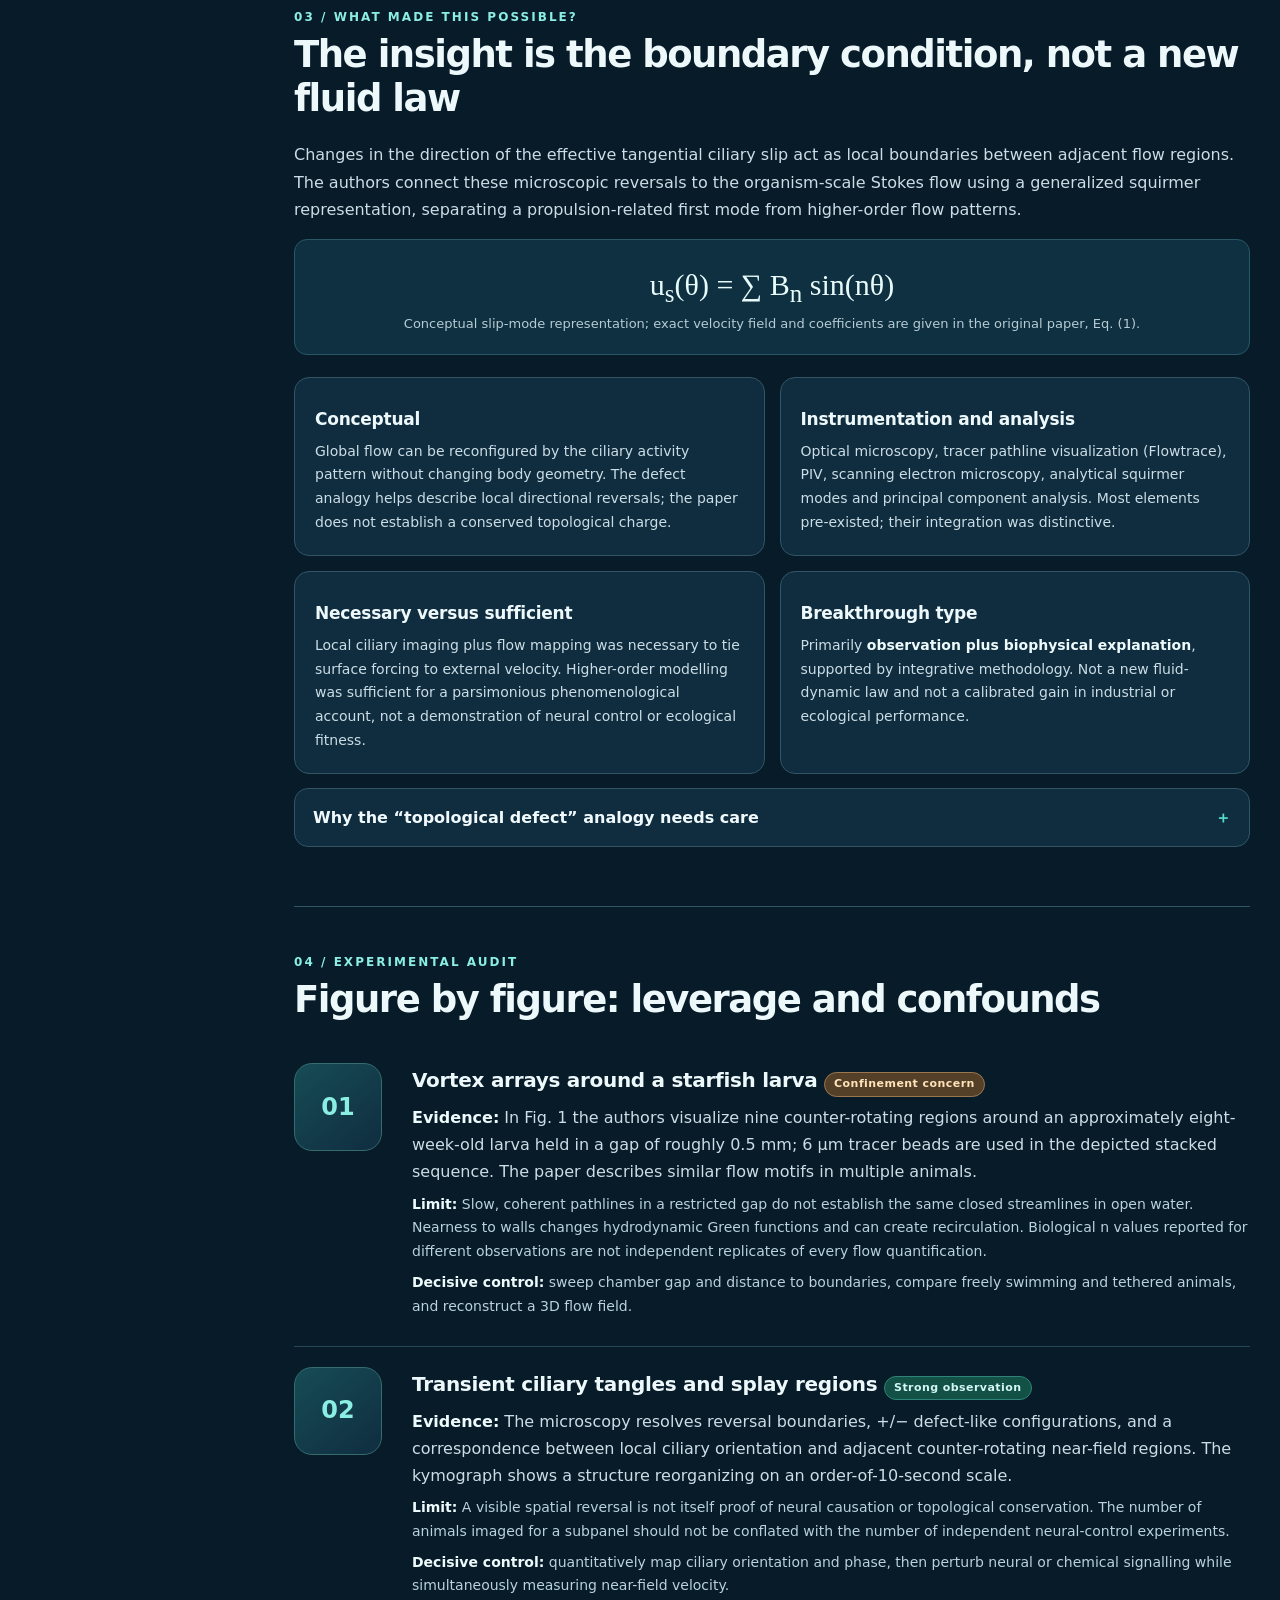
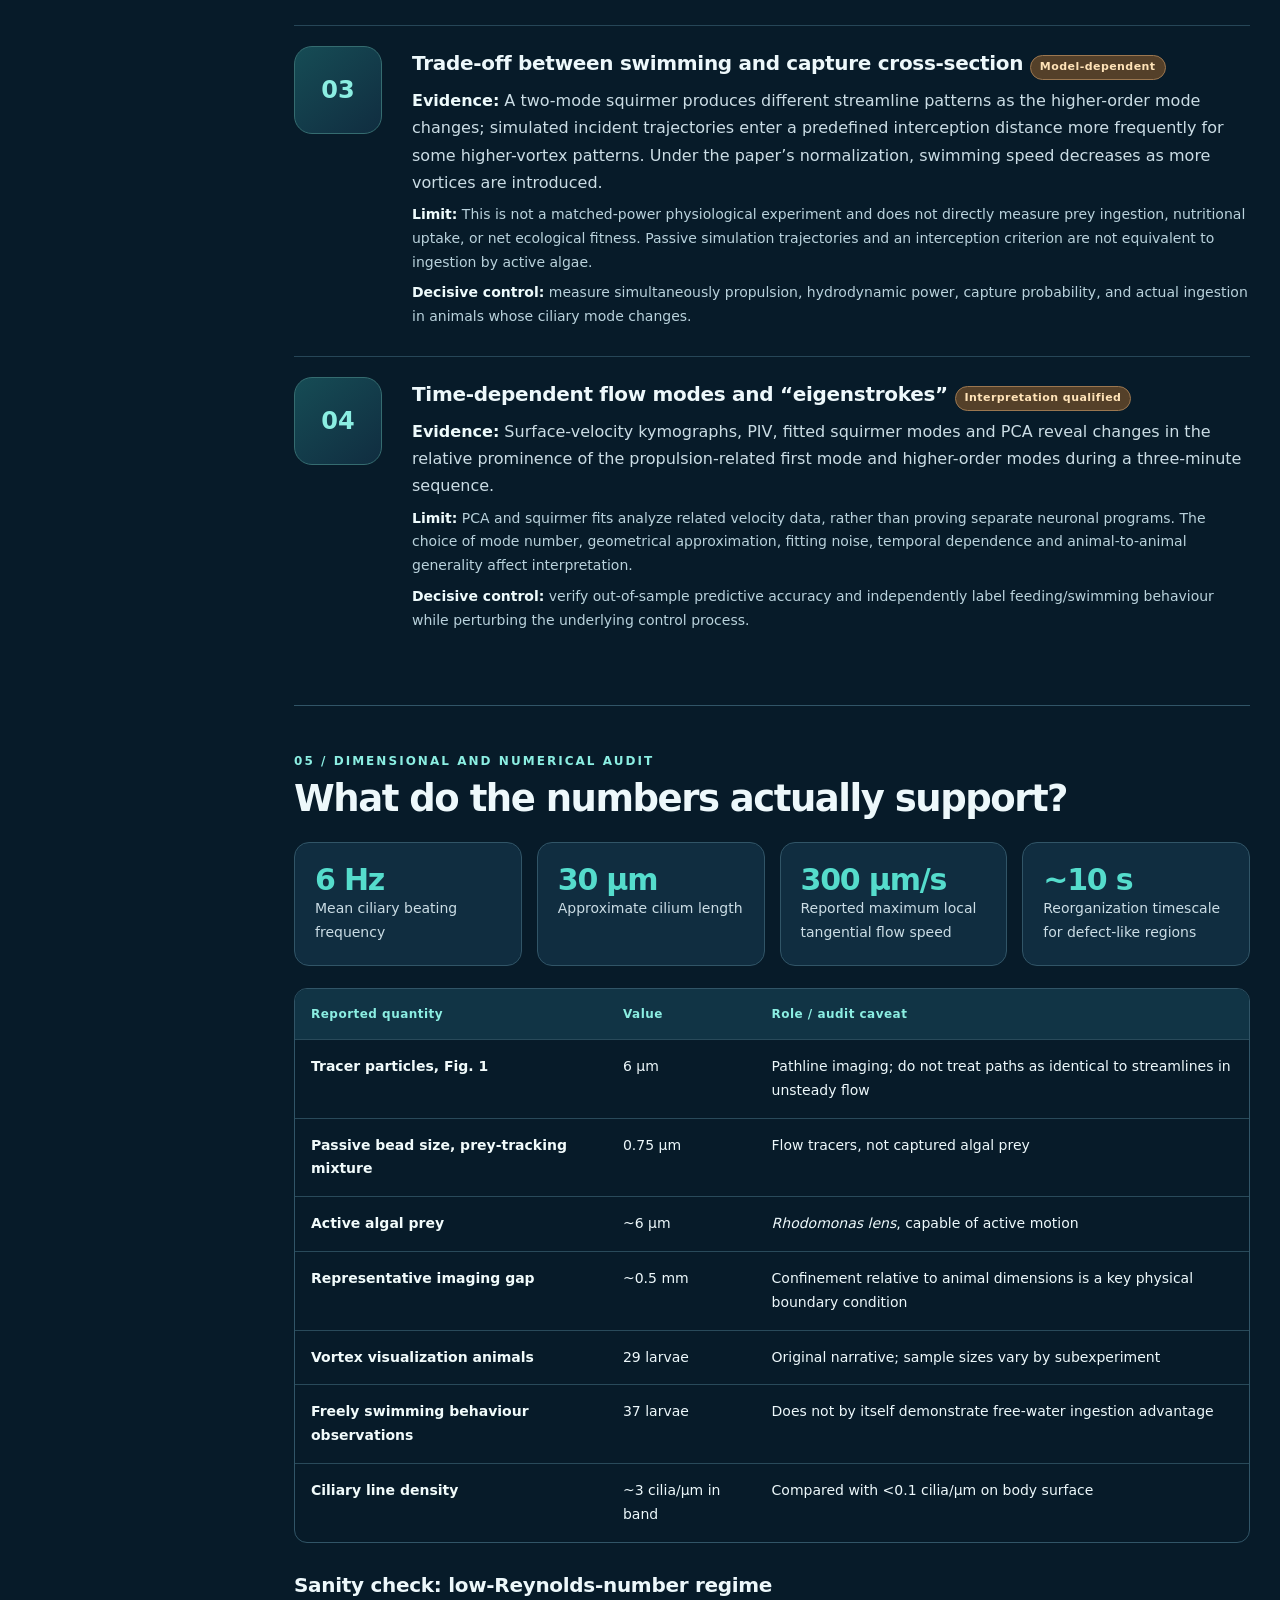
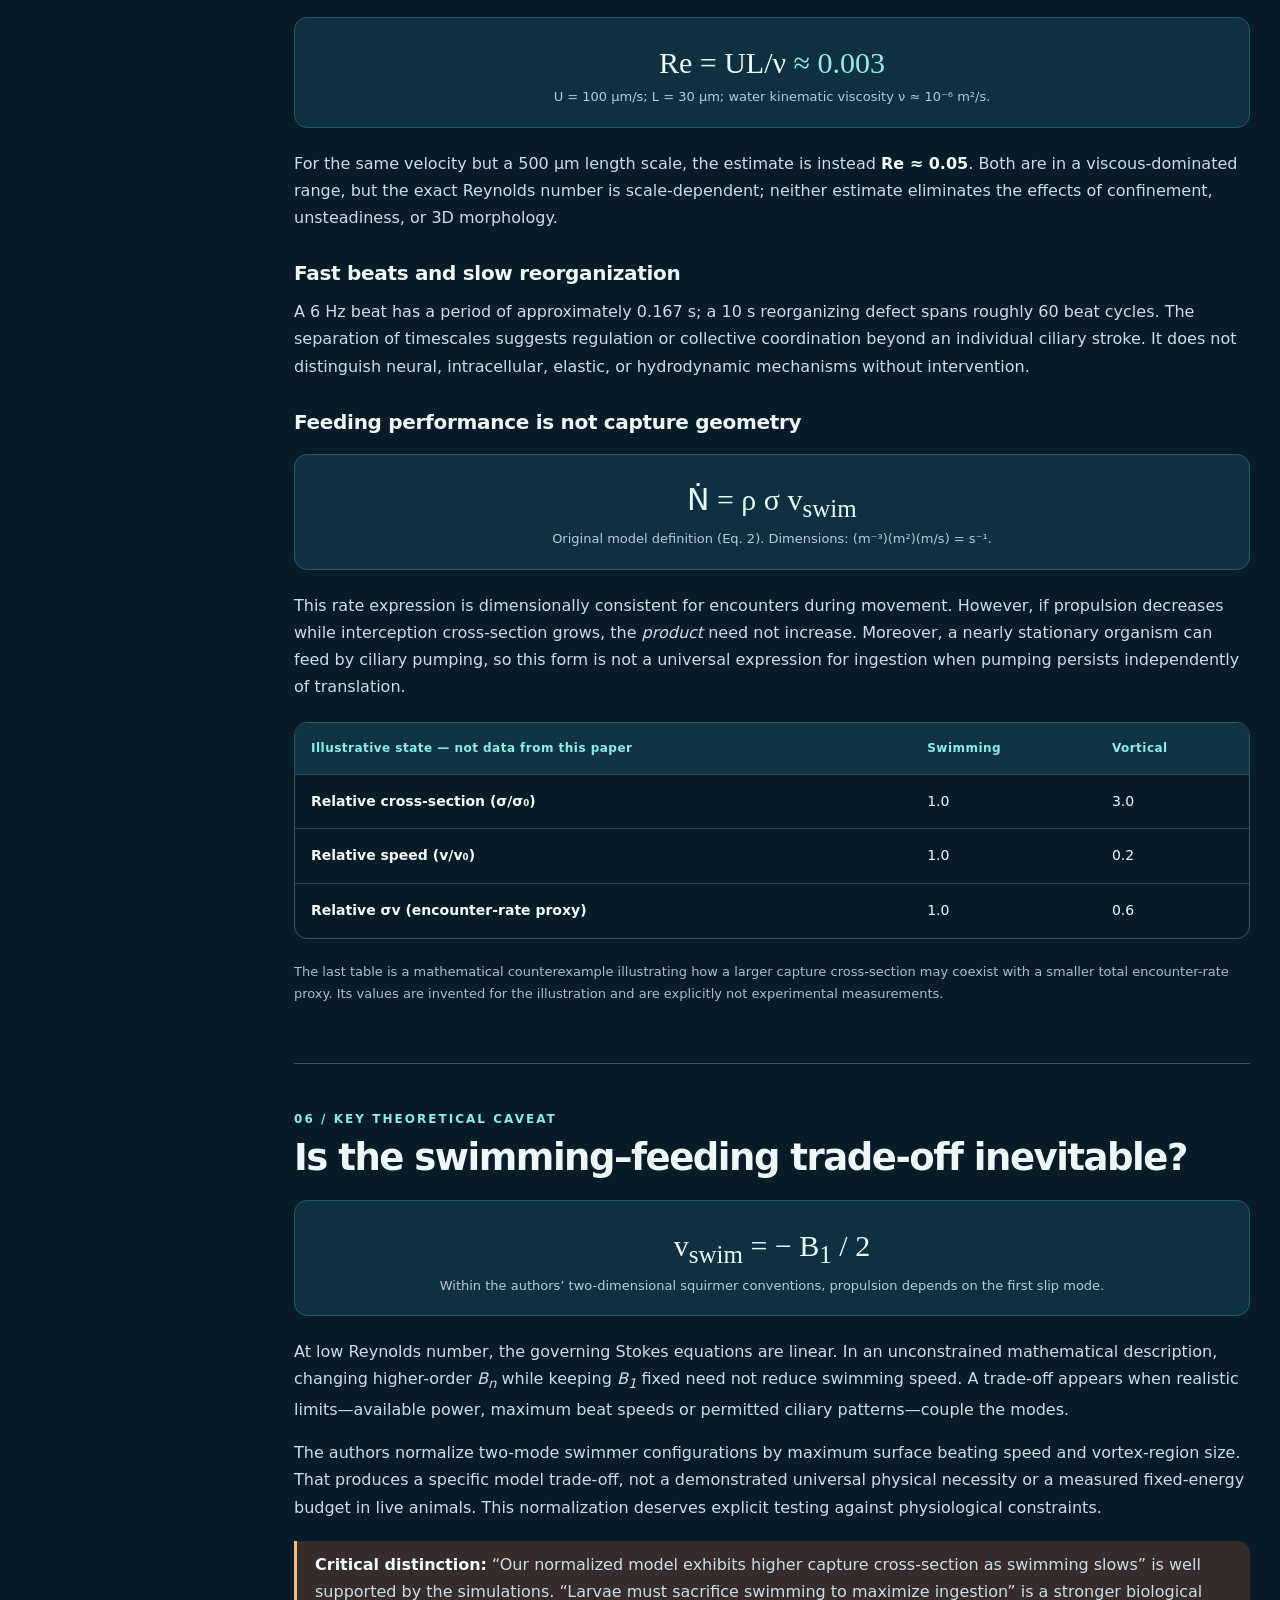
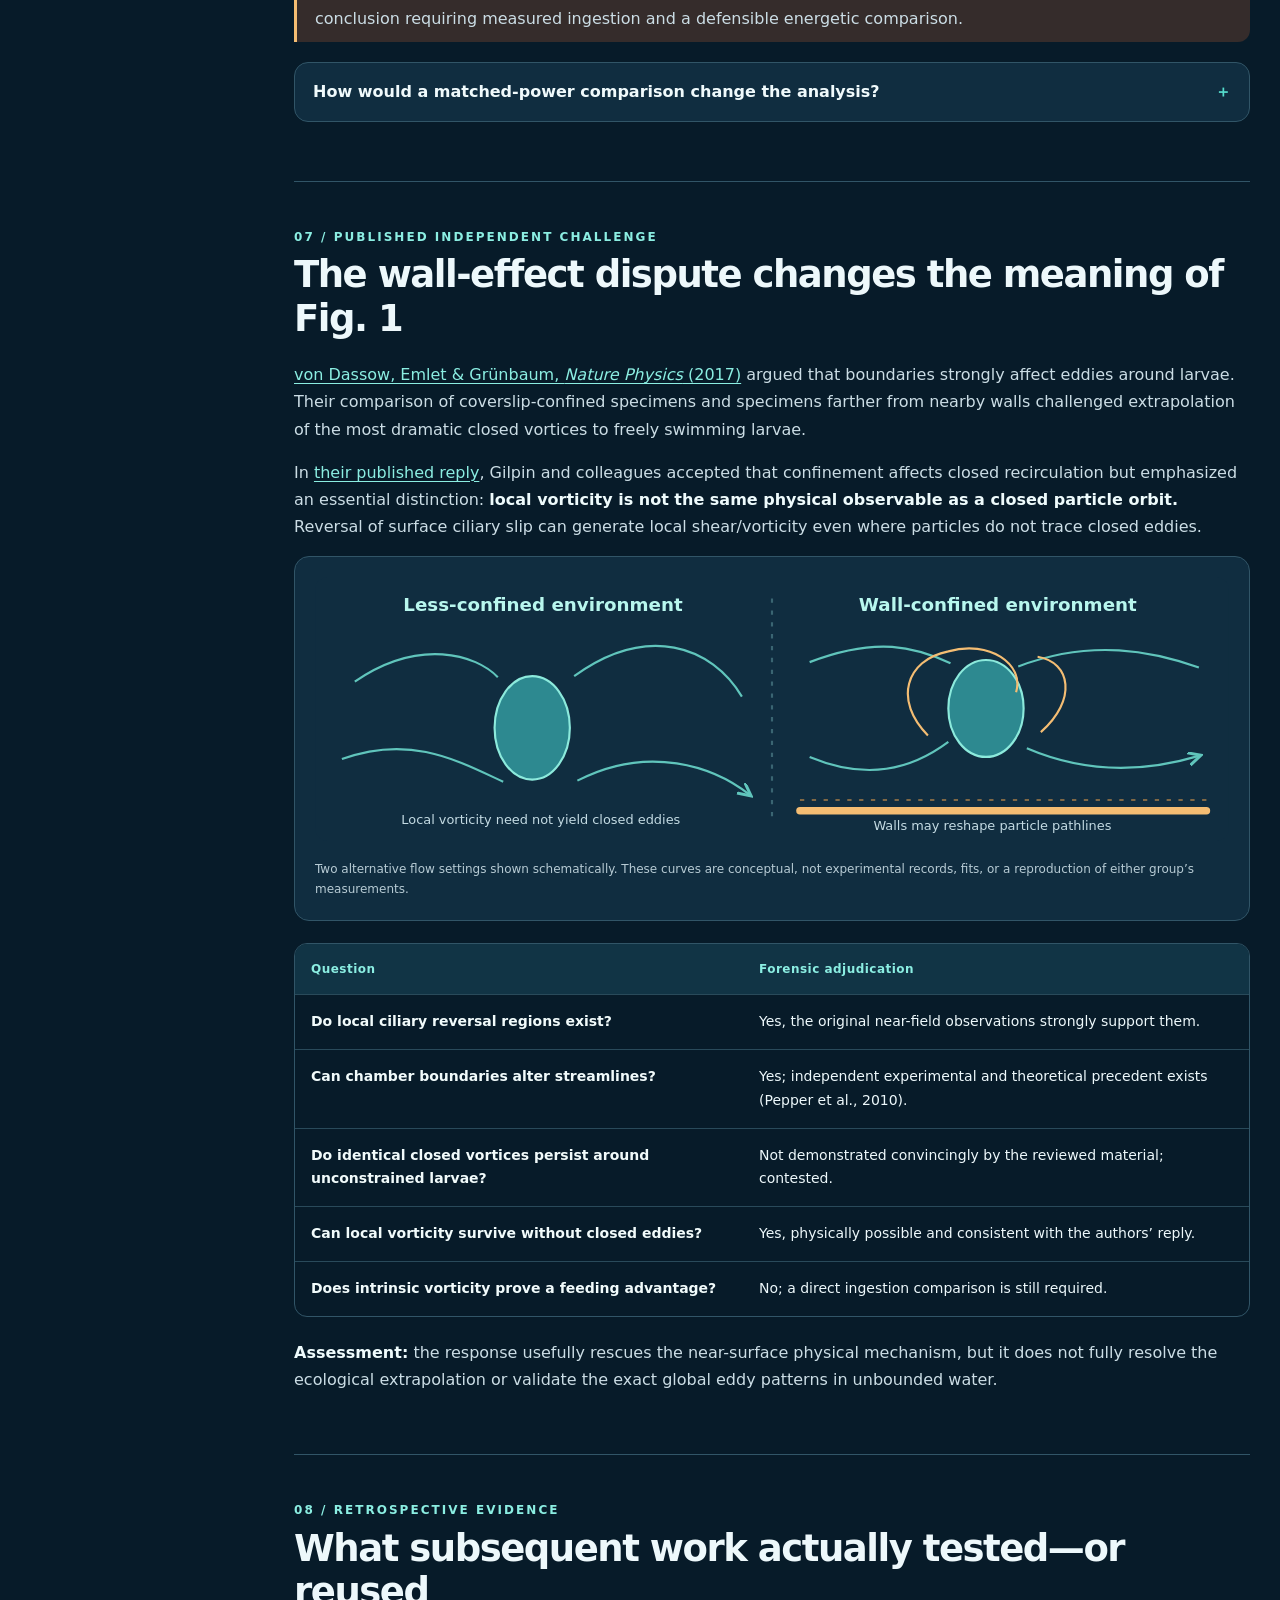
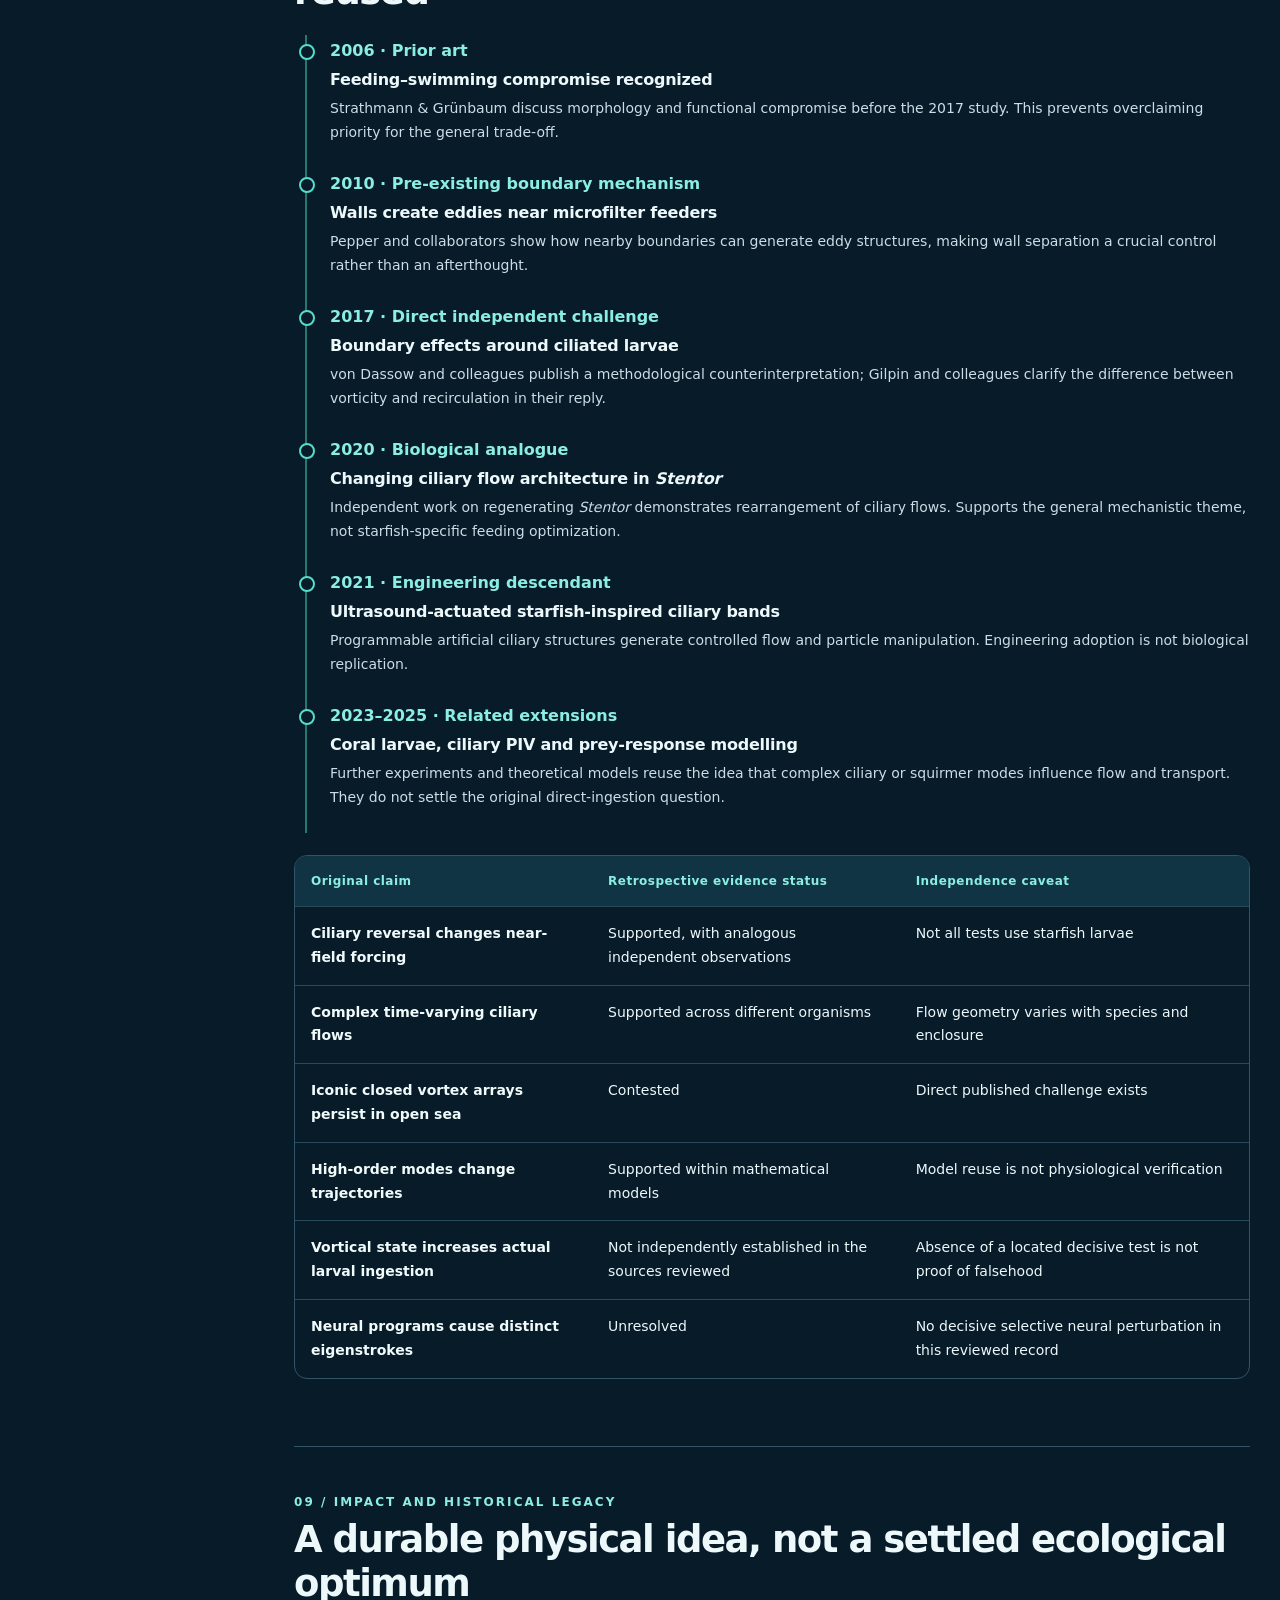
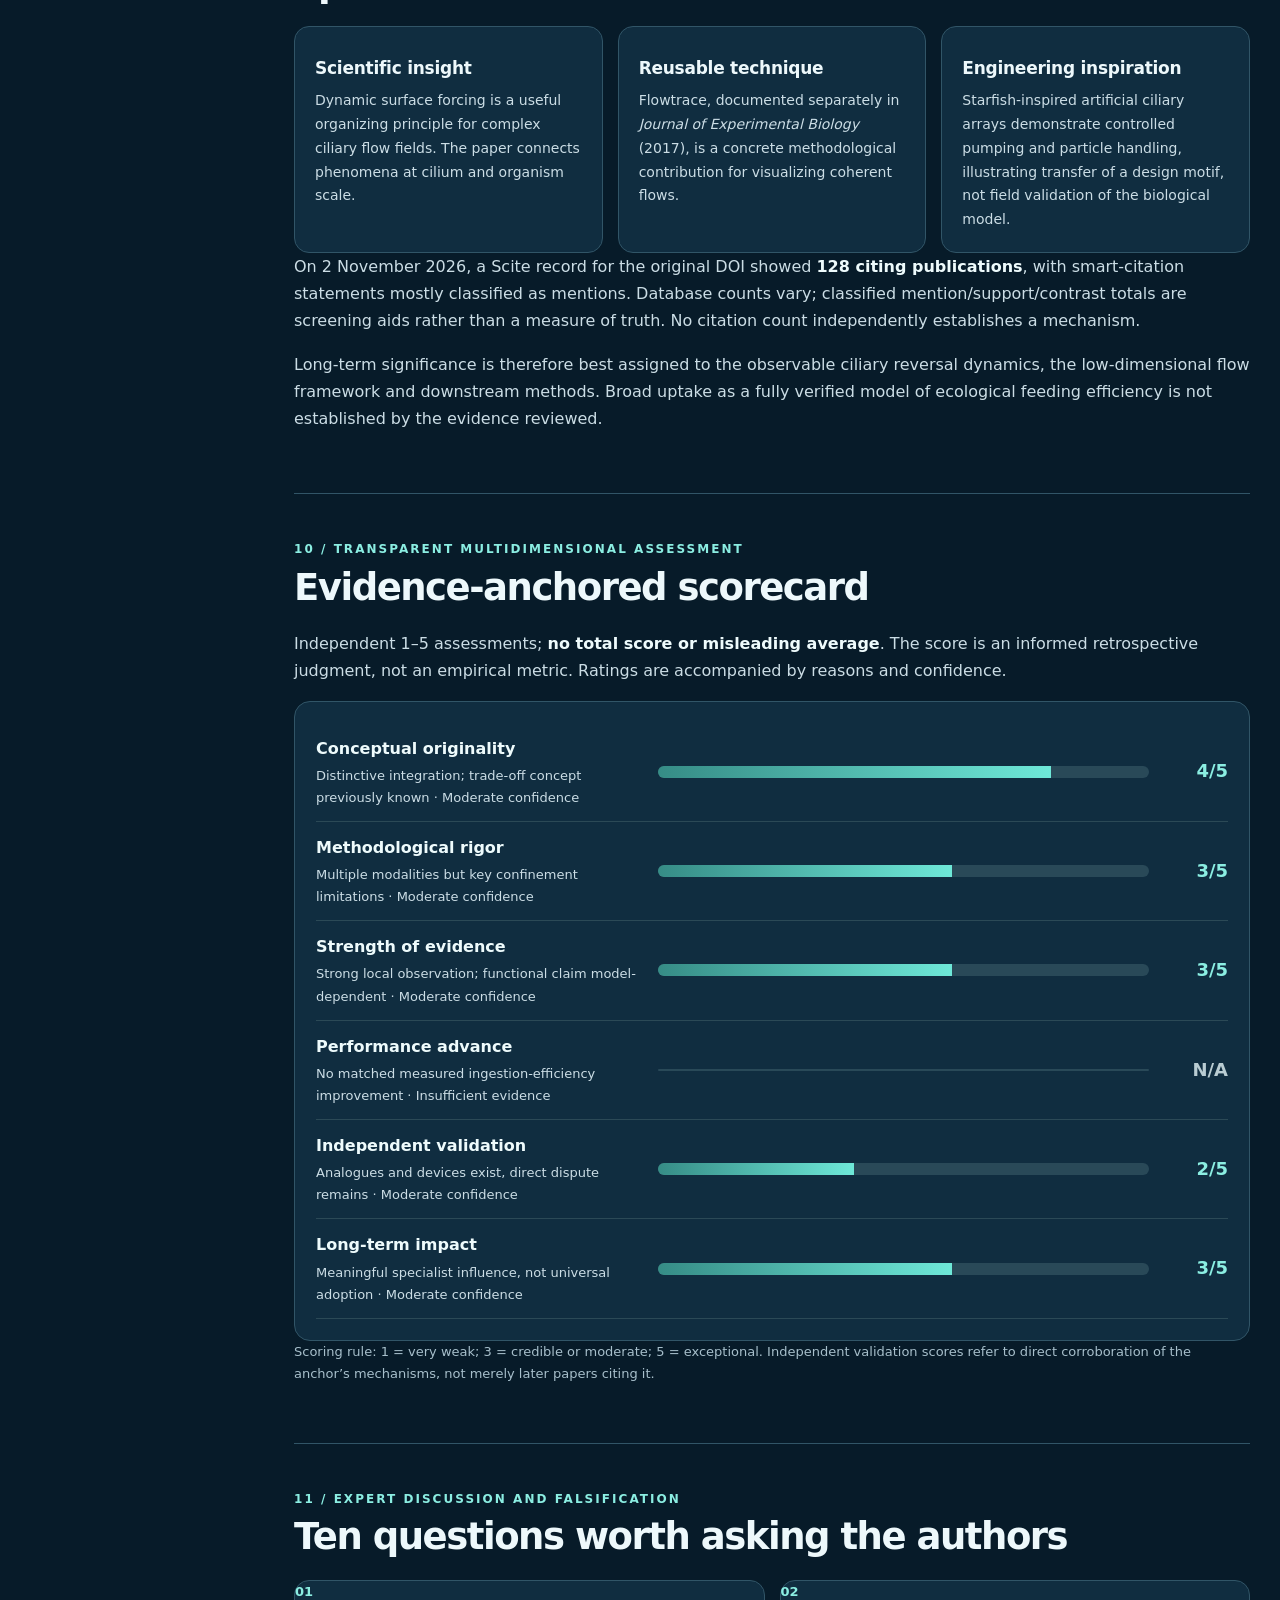
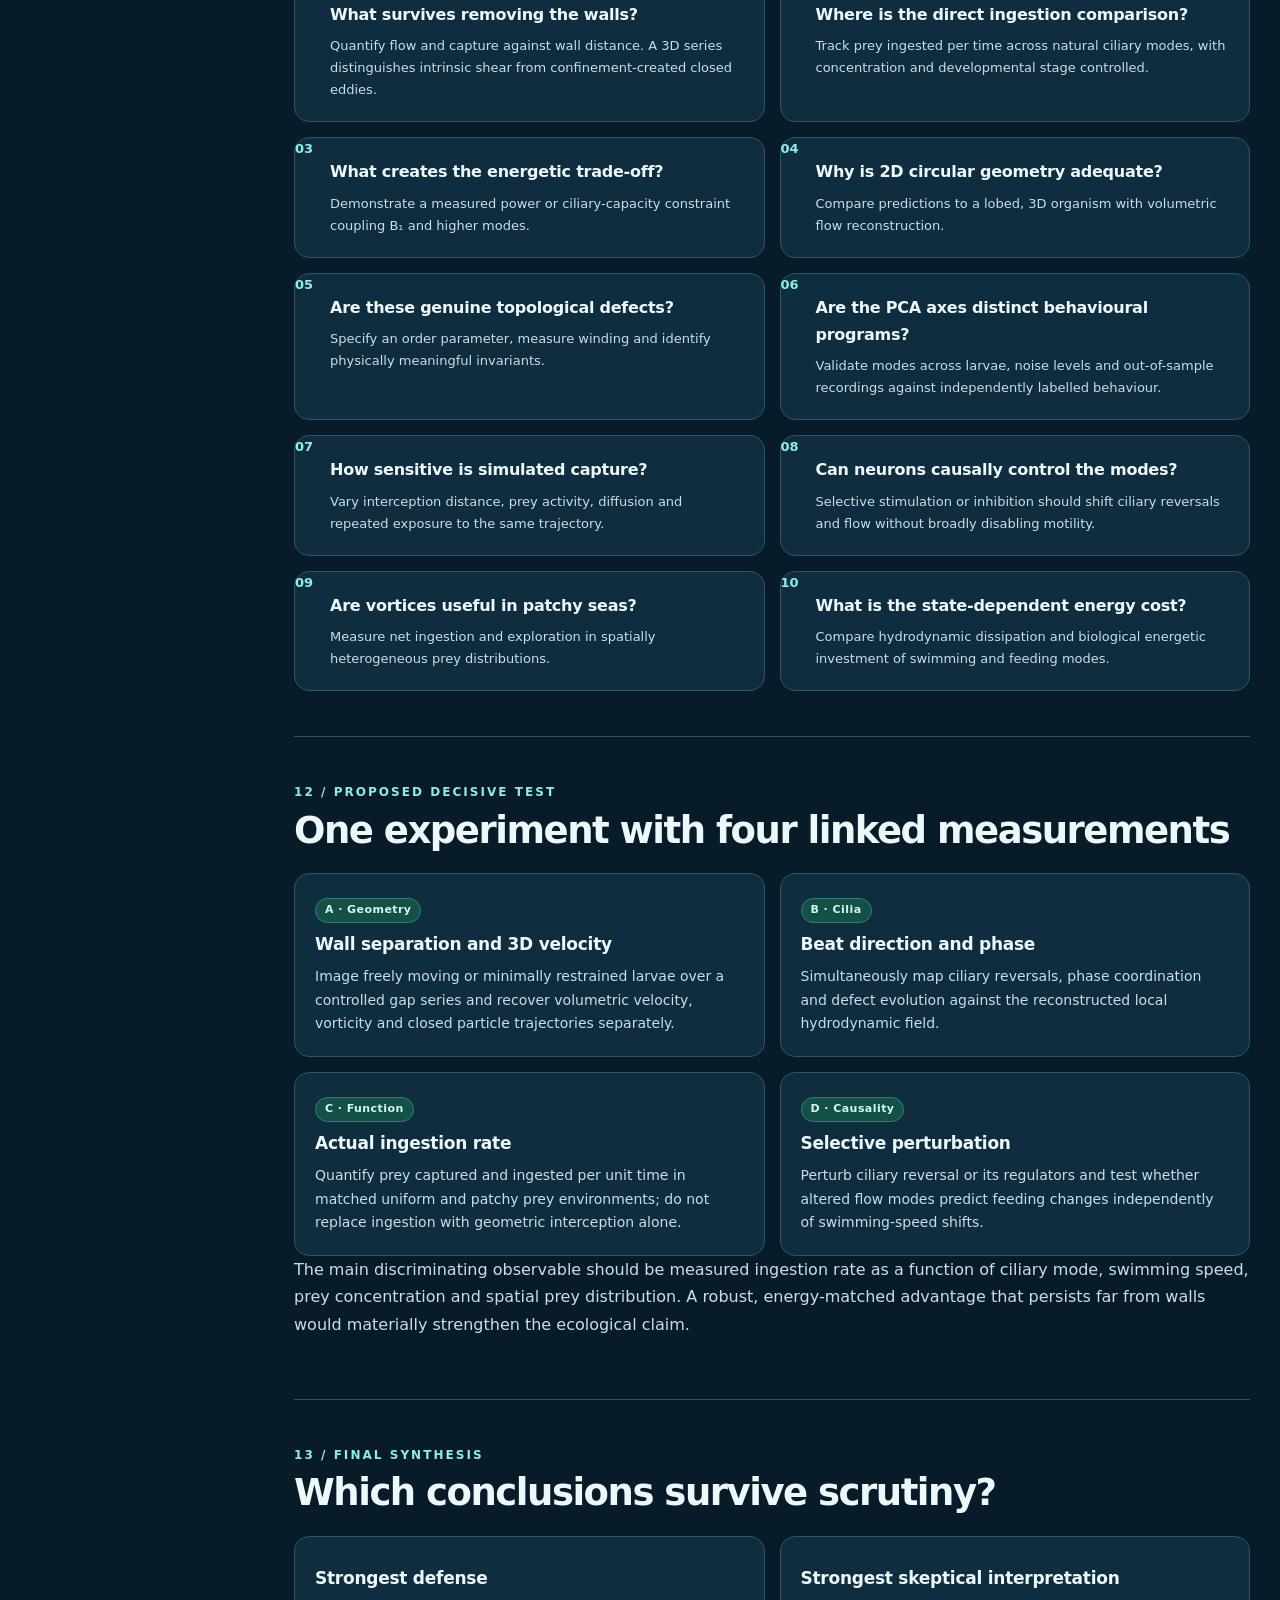
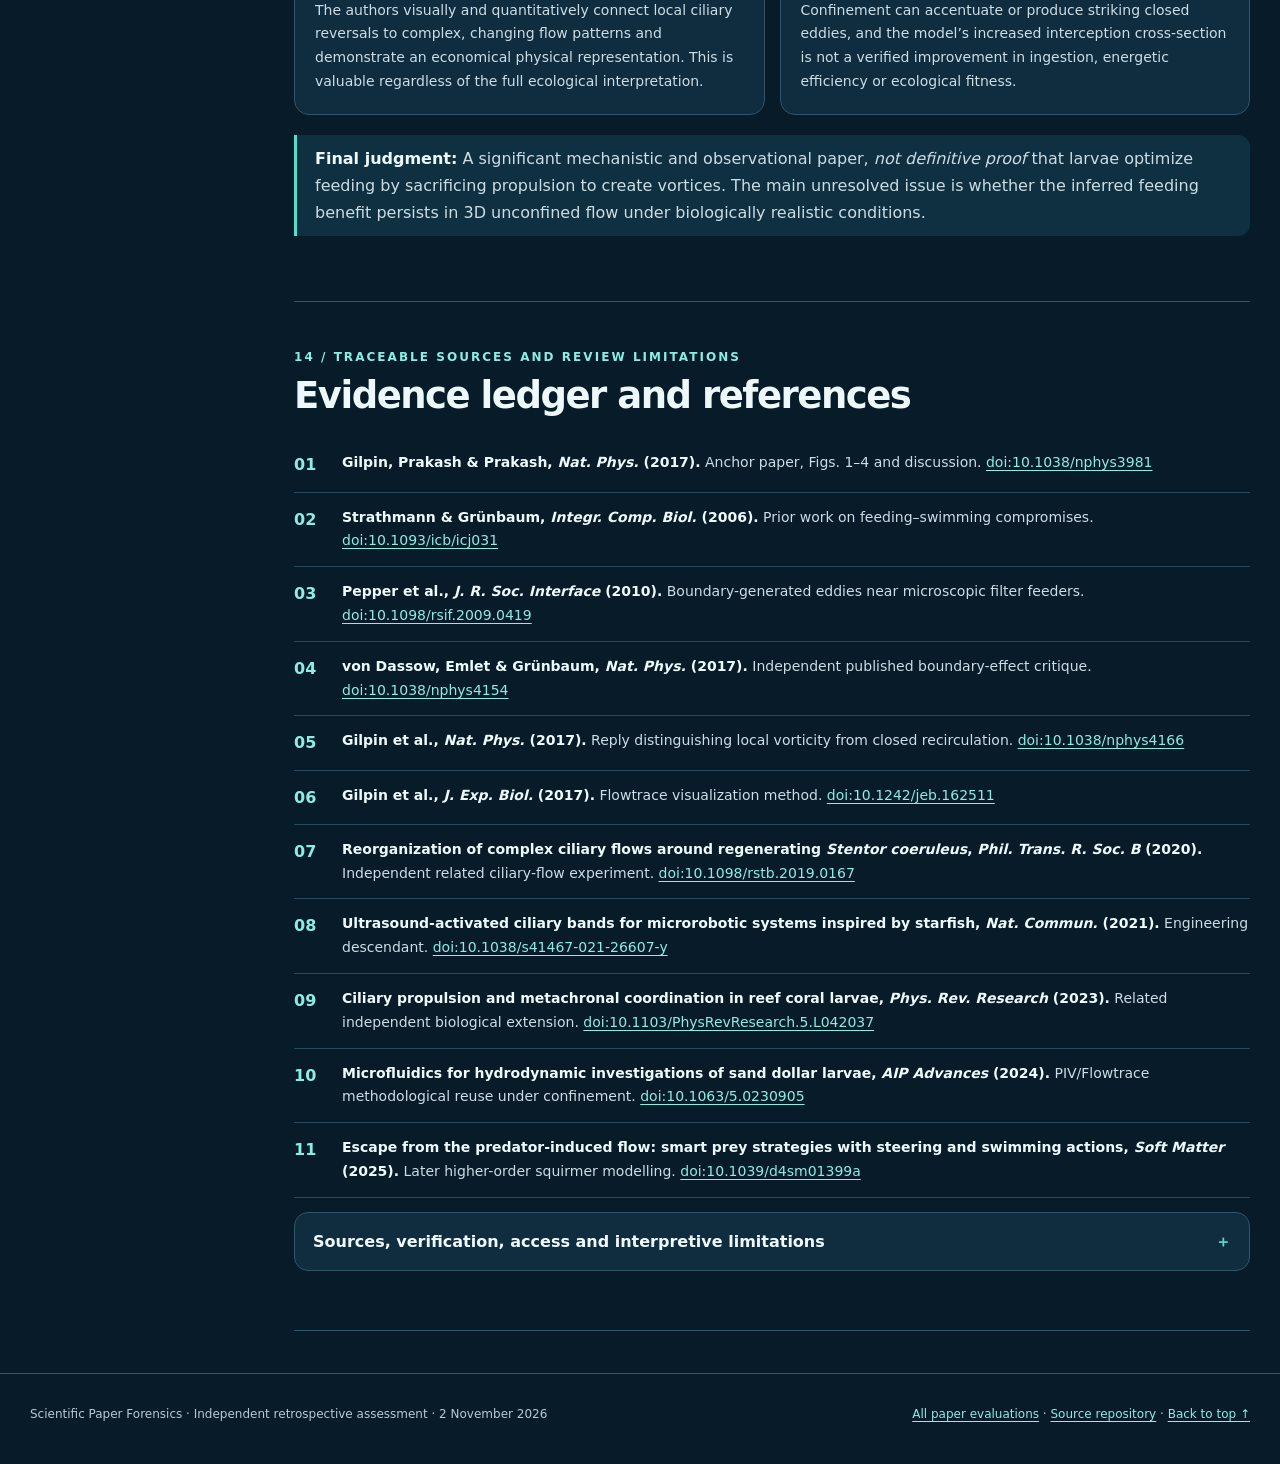
<file: papers/gilpin-2017-starfish-larvae/index.html>
<!doctype html><html lang="en"><head><meta charset="utf-8"><meta name="viewport" content="width=device-width,initial-scale=1"><meta name="theme-color" content="#071b29"><meta name="description" content="Critical retrospective evaluation of Gilpin, Prakash & Prakash (2017): starfish larval ciliary vortices, feeding-swimming trade-off, experimental confounds and scientific legacy."><meta property="og:title" content="Vortex arrays & ciliary tangles | Scientific Paper Forensics"><meta property="og:description" content="What the starfish larvae experiments directly demonstrate, what the model infers, and what follow-up evidence challenged."><link rel="canonical" href="https://profdanger.github.io/paper_forensics/papers/gilpin-2017-starfish-larvae/"><link rel="stylesheet" href="../../assets/shared/site.css"><title>Gilpin et al. (2017) — Starfish Larvae | Scientific Paper Forensics</title></head><body id="top"><nav class="site-nav"><div class="shell"><a class="brand" href="../../">Scientific Paper Forensics</a><div class="nav-links"><a href="../../">All evaluations</a><a href="#verdict">Verdict</a><a href="#figure-audit">Figure audit</a><a href="#scorecard">Scorecard</a><a href="#references">References</a></div></div></nav><header class="hero"><div class="shell"><div class="kicker">Biophysics · Hydrodynamics · Retrospective review · 2 November 2026</div><h1>When cilia rearrange <em>the flow.</em></h1><p class="lede">An evidence-first reassessment of vortex arrays and the proposed feeding–swimming trade-off in starfish larvae.</p><p class="cite-line">William Gilpin, Vivek N. Prakash &amp; Manu Prakash · <em>Nature Physics</em> <b>13</b>, 380–386 (2017); online 19 December 2016 · <a href="https://doi.org/10.1038/nphys3981" target="_blank" rel="noopener">DOI: 10.1038/nphys3981 ↗</a></p><figure class="hero-visual"><img src="assets/vortex-schematic.svg" alt="Illustrative larval body with stylized teal and amber vortices and particle paths. This is not measured experimental data."><figcaption>Original explanatory illustration of a ciliary-driven flow field. Not a reconstruction of Figure 1 or experimentally measured streamlines.</figcaption></figure></div></header><div class="shell"><aside class="verdict" id="verdict"><div class="kicker">Executive verdict</div><strong>A compelling observation of spatially reorganized ciliary flow; a plausible but incompletely proven ecological feeding advantage.</strong><p>The paper convincingly identifies transient local ciliary reversals and associated near-field structure, and usefully decomposes the resulting flow with a higher-order squirmer model. Its stronger interpretation—that vortical modes improve feeding while sacrificing swimming—depends substantially on normalized simulations and is vulnerable to wall-induced recirculation in confined experiments. The 2017 published criticism and authors’ reply must be read together.</p></aside><div class="review-layout"><aside class="toc" aria-label="Review sections"><div class="toc-label">In this review</div><a href="#claims">Claims and evidence</a><a href="#nabc">NABC, then and now</a><a href="#breakthrough">Enabling insight</a><a href="#figure-audit">Figure-by-figure audit</a><a href="#quantitative">Quantitative audit</a><a href="#tradeoff">Trade-off assumptions</a><a href="#boundary">Boundary-effect dispute</a><a href="#followups">Independent follow-ups</a><a href="#impact">Scientific legacy</a><a href="#scorecard">Evaluation scorecard</a><a href="#questions">Expert questions</a><a href="#experiment">Decisive experiment</a><a href="#conclusion">Final synthesis</a><a href="#references">Evidence ledger</a></aside><main class="review-content"><section id="claims"><div class="eyebrow">01 / The intellectual claim</div><h2>What was observed, what was inferred?</h2><p class="intro">The authors propose that the same peripheral ciliary band can be dynamically reconfigured between propulsion-favoring and prey-interception-favoring flow patterns. This proposal involves observations, a physical model and an ecological interpretation with different burdens of proof.</p><div class="grid cols3"><div class="card"><span class="tag">Direct observation</span><h3>Ciliary reversals</h3><p>Individual beating cilia form transient tangle- and splay-like regions, and the measured near-field flow changes with local beat direction.</p></div><div class="card"><span class="tag amber">Model inference</span><h3>Hydrodynamic modes</h3><p>Spatially higher-order slip terms in a two-dimensional squirmer model reproduce qualitatively different near-field patterns and simulated capture trajectories.</p></div><div class="card"><span class="tag gray">Functional hypothesis</span><h3>Feeding vs swimming</h3><p>Vortical states may improve prey capture in heterogeneous environments at a cost to forward propulsion. Direct ecological optimization is not established.</p></div></div><div class="table-scroller"><table class="data-table"><thead><tr><th>Testable claim</th><th>Anchor evidence</th><th>Forensic status</th></tr></thead><tbody><tr><td>Complex vortical pathlines surround larvae</td><td>Fig. 1, pp. 380–381; particle-path visualization</td><td>Observed in laboratory chambers; confinement is important</td></tr><tr><td>Local beat reversals form defect-like regions</td><td>Fig. 2, pp. 381–382; ciliary microscopy and associated flows</td><td>Strongly supported locally</td></tr><tr><td>More vortex modes increase capture cross-section</td><td>Fig. 3, p. 383; normalized squirmer simulations</td><td>Computational/model result, not ingestion measurement</td></tr><tr><td>Dynamic low-dimensional feeding/swimming states</td><td>Fig. 4, p. 384; PIV, PCA, fits</td><td>Descriptive reduction supported; neural interpretation not demonstrated</td></tr><tr><td>Adaptive control optimizes larval feeding in patchy seas</td><td>Discussion, p. 385</td><td>Speculative ecological extension</td></tr></tbody></table></div><p>The causal hypothesis is <strong>local ciliary reversals → spatially varying slip → flow reorganization → altered particle approach → improved ecological feeding performance.</strong> The initial links are much better demonstrated than the last.</p><div class="note"><p><strong>Strongest alternative explanation:</strong> the intrinsic near-field velocity gradient is real, but nearby walls alter the flow topology enough to create the most striking closed recirculation cells. A real flow mechanism does not require every particle-path image to persist in unbounded water.</p></div></section><section id="nabc"><div class="eyebrow">02 / Historical need, approach, benefit, competition</div><h2>NABC in 2017—and what changes in 2026</h2><div class="grid cols2"><article class="card"><div class="status">2016–2017 · Publication context</div><h3>Need</h3><p>Explain how the same ciliary band supports swimming and interception feeding, and how larval morphology relates to flow and behaviour. The compromise itself was already recognized; see Strathmann &amp; Grünbaum (2006).</p><h3>Approach</h3><p>Combine dark-field tracer imaging, microscopy of individual cilia, particle image velocimetry (PIV), and a higher-order two-dimensional squirmer model with local slip reversals.</p><h3>Benefit</h3><p>Time-resolved correspondence between microscopic beat reversals, changing near-field flows, and modelled near-surface interception. No measured percentage improvement in overall ingestion is established.</p><h3>Competition</h3><p>Traditional larval capture and clearance experiments; ciliary-reversal physiology; earlier low-Reynolds-number squirmers; and boundary-driven eddy explanations, including Pepper et al. (2010).</p></article><article class="card"><div class="status">2026 · Retrospective context</div><h3>Unresolved need</h3><p>Show a functional benefit in unconstrained, three-dimensional, naturally heterogeneous prey environments—not just a compelling flow visualization.</p><h3>Better approach</h3><p>Volumetric velocity mapping, controlled chamber-height series, direct ingestion counts, quantitative ciliary tracking and causal perturbation in the same individual.</p><h3>What has endured</h3><p>Dynamic ciliary patterning as an active boundary condition; analysis of low-dimensional flow behaviour; inspiration for programmable artificial cilia.</p><h3>Present competitors</h3><p>Realistic 3D larval-flow reconstructions and measured grazing rates for biological inference; magnetic, acoustic, pneumatic or optically actuated artificial cilia and passive microfluidic devices for engineering.</p></article></div><p class="fineprint">Apples-to-apples performance comparison is not possible without matched prey concentrations, capture criterion, chamber geometry, operating energy, larval size and a common measured feeding-rate denominator.</p></section><section id="breakthrough"><div class="eyebrow">03 / What made this possible?</div><h2>The insight is the boundary condition, not a new fluid law</h2><p>Changes in the direction of the effective tangential ciliary slip act as local boundaries between adjacent flow regions. The authors connect these microscopic reversals to the organism-scale Stokes flow using a generalized squirmer representation, separating a propulsion-related first mode from higher-order flow patterns.</p><div class="math"><span>u<sub>s</sub>(θ) = ∑ B<sub>n</sub> sin(nθ)</span><small>Conceptual slip-mode representation; exact velocity field and coefficients are given in the original paper, Eq. (1).</small></div><div class="grid cols2"><div class="card"><h3>Conceptual</h3><p>Global flow can be reconfigured by the ciliary activity pattern without changing body geometry. The defect analogy helps describe local directional reversals; the paper does not establish a conserved topological charge.</p></div><div class="card"><h3>Instrumentation and analysis</h3><p>Optical microscopy, tracer pathline visualization (Flowtrace), PIV, scanning electron microscopy, analytical squirmer modes and principal component analysis. Most elements pre-existed; their integration was distinctive.</p></div><div class="card"><h3>Necessary versus sufficient</h3><p>Local ciliary imaging plus flow mapping was necessary to tie surface forcing to external velocity. Higher-order modelling was sufficient for a parsimonious phenomenological account, not a demonstration of neural control or ecological fitness.</p></div><div class="card"><h3>Breakthrough type</h3><p>Primarily <strong>observation plus biophysical explanation</strong>, supported by integrative methodology. Not a new fluid-dynamic law and not a calibrated gain in industrial or ecological performance.</p></div></div><details class="expand"><summary>Why the “topological defect” analogy needs care</summary><div class="inside"><p>A tangle or splay marks where the effective direction of surface beating reverses. Similar visual structures appear in liquid-crystal and spin systems, but naming them defects does not establish topological protection, a winding-number invariant, conservation or a measurable defect charge. Local ciliary orientation maps and a defined order parameter would be needed for that stronger claim.</p></div></details></section><section id="figure-audit"><div class="eyebrow">04 / Experimental audit</div><h2>Figure by figure: leverage and confounds</h2><div class="fig-audit"><div class="fig-number">01</div><div><h3>Vortex arrays around a starfish larva <span class="tag amber">Confinement concern</span></h3><p><strong>Evidence:</strong> In Fig. 1 the authors visualize nine counter-rotating regions around an approximately eight-week-old larva held in a gap of roughly 0.5 mm; 6 µm tracer beads are used in the depicted stacked sequence. The paper describes similar flow motifs in multiple animals.</p><p class="detail"><strong>Limit:</strong> Slow, coherent pathlines in a restricted gap do not establish the same closed streamlines in open water. Nearness to walls changes hydrodynamic Green functions and can create recirculation. Biological n values reported for different observations are not independent replicates of every flow quantification.</p><p class="detail"><strong>Decisive control:</strong> sweep chamber gap and distance to boundaries, compare freely swimming and tethered animals, and reconstruct a 3D flow field.</p></div></div><div class="fig-audit"><div class="fig-number">02</div><div><h3>Transient ciliary tangles and splay regions <span class="tag">Strong observation</span></h3><p><strong>Evidence:</strong> The microscopy resolves reversal boundaries, +/− defect-like configurations, and a correspondence between local ciliary orientation and adjacent counter-rotating near-field regions. The kymograph shows a structure reorganizing on an order-of-10-second scale.</p><p class="detail"><strong>Limit:</strong> A visible spatial reversal is not itself proof of neural causation or topological conservation. The number of animals imaged for a subpanel should not be conflated with the number of independent neural-control experiments.</p><p class="detail"><strong>Decisive control:</strong> quantitatively map ciliary orientation and phase, then perturb neural or chemical signalling while simultaneously measuring near-field velocity.</p></div></div><div class="fig-audit"><div class="fig-number">03</div><div><h3>Trade-off between swimming and capture cross-section <span class="tag amber">Model-dependent</span></h3><p><strong>Evidence:</strong> A two-mode squirmer produces different streamline patterns as the higher-order mode changes; simulated incident trajectories enter a predefined interception distance more frequently for some higher-vortex patterns. Under the paper’s normalization, swimming speed decreases as more vortices are introduced.</p><p class="detail"><strong>Limit:</strong> This is not a matched-power physiological experiment and does not directly measure prey ingestion, nutritional uptake, or net ecological fitness. Passive simulation trajectories and an interception criterion are not equivalent to ingestion by active algae.</p><p class="detail"><strong>Decisive control:</strong> measure simultaneously propulsion, hydrodynamic power, capture probability, and actual ingestion in animals whose ciliary mode changes.</p></div></div><div class="fig-audit"><div class="fig-number">04</div><div><h3>Time-dependent flow modes and “eigenstrokes” <span class="tag amber">Interpretation qualified</span></h3><p><strong>Evidence:</strong> Surface-velocity kymographs, PIV, fitted squirmer modes and PCA reveal changes in the relative prominence of the propulsion-related first mode and higher-order modes during a three-minute sequence.</p><p class="detail"><strong>Limit:</strong> PCA and squirmer fits analyze related velocity data, rather than proving separate neuronal programs. The choice of mode number, geometrical approximation, fitting noise, temporal dependence and animal-to-animal generality affect interpretation.</p><p class="detail"><strong>Decisive control:</strong> verify out-of-sample predictive accuracy and independently label feeding/swimming behaviour while perturbing the underlying control process.</p></div></div></section><section id="quantitative"><div class="eyebrow">05 / Dimensional and numerical audit</div><h2>What do the numbers actually support?</h2><div class="grid cols4"><div class="card"><div class="metric">6 Hz</div><p>Mean ciliary beating frequency</p></div><div class="card"><div class="metric">30 µm</div><p>Approximate cilium length</p></div><div class="card"><div class="metric">300 µm/s</div><p>Reported maximum local tangential flow speed</p></div><div class="card"><div class="metric">~10 s</div><p>Reorganization timescale for defect-like regions</p></div></div><div class="table-scroller"><table class="data-table"><thead><tr><th>Reported quantity</th><th>Value</th><th>Role / audit caveat</th></tr></thead><tbody><tr><td>Tracer particles, Fig. 1</td><td>6 µm</td><td>Pathline imaging; do not treat paths as identical to streamlines in unsteady flow</td></tr><tr><td>Passive bead size, prey-tracking mixture</td><td>0.75 µm</td><td>Flow tracers, not captured algal prey</td></tr><tr><td>Active algal prey</td><td>~6 µm</td><td><em>Rhodomonas lens</em>, capable of active motion</td></tr><tr><td>Representative imaging gap</td><td>~0.5 mm</td><td>Confinement relative to animal dimensions is a key physical boundary condition</td></tr><tr><td>Vortex visualization animals</td><td>29 larvae</td><td>Original narrative; sample sizes vary by subexperiment</td></tr><tr><td>Freely swimming behaviour observations</td><td>37 larvae</td><td>Does not by itself demonstrate free-water ingestion advantage</td></tr><tr><td>Ciliary line density</td><td>~3 cilia/µm in band</td><td>Compared with &lt;0.1 cilia/µm on body surface</td></tr></tbody></table></div><h3>Sanity check: low-Reynolds-number regime</h3><div class="math">Re = UL/ν <span style="color:#92ecdf">≈ 0.003</span><small>U = 100 µm/s; L = 30 µm; water kinematic viscosity ν ≈ 10⁻⁶ m²/s.</small></div><p>For the same velocity but a 500 µm length scale, the estimate is instead <strong>Re ≈ 0.05</strong>. Both are in a viscous-dominated range, but the exact Reynolds number is scale-dependent; neither estimate eliminates the effects of confinement, unsteadiness, or 3D morphology.</p><h3>Fast beats and slow reorganization</h3><p>A 6 Hz beat has a period of approximately 0.167 s; a 10 s reorganizing defect spans roughly 60 beat cycles. The separation of timescales suggests regulation or collective coordination beyond an individual ciliary stroke. It does not distinguish neural, intracellular, elastic, or hydrodynamic mechanisms without intervention.</p><h3>Feeding performance is not capture geometry</h3><div class="math">Ṅ = ρ σ v<sub>swim</sub><small>Original model definition (Eq. 2). Dimensions: (m⁻³)(m²)(m/s) = s⁻¹.</small></div><p>This rate expression is dimensionally consistent for encounters during movement. However, if propulsion decreases while interception cross-section grows, the <em>product</em> need not increase. Moreover, a nearly stationary organism can feed by ciliary pumping, so this form is not a universal expression for ingestion when pumping persists independently of translation.</p><div class="table-scroller"><table class="data-table"><thead><tr><th>Illustrative state — not data from this paper</th><th>Swimming</th><th>Vortical</th></tr></thead><tbody><tr><td>Relative cross-section (σ/σ₀)</td><td>1.0</td><td>3.0</td></tr><tr><td>Relative speed (v/v₀)</td><td>1.0</td><td>0.2</td></tr><tr><td>Relative σv (encounter-rate proxy)</td><td>1.0</td><td>0.6</td></tr></tbody></table></div><p class="fineprint">The last table is a mathematical counterexample illustrating how a larger capture cross-section may coexist with a smaller total encounter-rate proxy. Its values are invented for the illustration and are explicitly not experimental measurements.</p></section><section id="tradeoff"><div class="eyebrow">06 / Key theoretical caveat</div><h2>Is the swimming–feeding trade-off inevitable?</h2><div class="math">v<sub>swim</sub> = − B<sub>1</sub> / 2<small>Within the authors’ two-dimensional squirmer conventions, propulsion depends on the first slip mode.</small></div><p>At low Reynolds number, the governing Stokes equations are linear. In an unconstrained mathematical description, changing higher-order <em>B<sub>n</sub></em> while keeping <em>B<sub>1</sub></em> fixed need not reduce swimming speed. A trade-off appears when realistic limits—available power, maximum beat speeds or permitted ciliary patterns—couple the modes.</p><p>The authors normalize two-mode swimmer configurations by maximum surface beating speed and vortex-region size. That produces a specific model trade-off, not a demonstrated universal physical necessity or a measured fixed-energy budget in live animals. This normalization deserves explicit testing against physiological constraints.</p><div class="note warning"><p><strong>Critical distinction:</strong> “Our normalized model exhibits higher capture cross-section as swimming slows” is well supported by the simulations. “Larvae must sacrifice swimming to maximize ingestion” is a stronger biological conclusion requiring measured ingestion and a defensible energetic comparison.</p></div><details class="expand"><summary>How would a matched-power comparison change the analysis?</summary><div class="inside"><p>Define the surface forcing and calculate hydrodynamic dissipation or experimentally estimate actual power expenditures for each state. Compare propulsion, prey interception and ingestion at equal power and matched prey density. Evaluate sensitivity to ciliary beat limits, finite body lobes, the capture distance, active prey behaviour and wall spacing. Without such a comparison the sign and magnitude of a real functional trade-off remain uncertain.</p></div></details></section><section id="boundary"><div class="eyebrow">07 / Published independent challenge</div><h2>The wall-effect dispute changes the meaning of Fig. 1</h2><p><a href="https://doi.org/10.1038/nphys4154">von Dassow, Emlet &amp; Grünbaum, <em>Nature Physics</em> (2017)</a> argued that boundaries strongly affect eddies around larvae. Their comparison of coverslip-confined specimens and specimens farther from nearby walls challenged extrapolation of the most dramatic closed vortices to freely swimming larvae.</p><p>In <a href="https://doi.org/10.1038/nphys4166">their published reply</a>, Gilpin and colleagues accepted that confinement affects closed recirculation but emphasized an essential distinction: <strong>local vorticity is not the same physical observable as a closed particle orbit.</strong> Reversal of surface ciliary slip can generate local shear/vorticity even where particles do not trace closed eddies.</p><figure class="card"><img src="assets/boundary-comparison.svg" alt="Schematic comparison of local vorticity in relatively open fluid with recirculation shaped by a nearby wall."><figcaption>Two alternative flow settings shown schematically. These curves are conceptual, not experimental records, fits, or a reproduction of either group’s measurements.</figcaption></figure><div class="table-scroller"><table class="data-table"><thead><tr><th>Question</th><th>Forensic adjudication</th></tr></thead><tbody><tr><td>Do local ciliary reversal regions exist?</td><td>Yes, the original near-field observations strongly support them.</td></tr><tr><td>Can chamber boundaries alter streamlines?</td><td>Yes; independent experimental and theoretical precedent exists (Pepper et al., 2010).</td></tr><tr><td>Do identical closed vortices persist around unconstrained larvae?</td><td>Not demonstrated convincingly by the reviewed material; contested.</td></tr><tr><td>Can local vorticity survive without closed eddies?</td><td>Yes, physically possible and consistent with the authors’ reply.</td></tr><tr><td>Does intrinsic vorticity prove a feeding advantage?</td><td>No; a direct ingestion comparison is still required.</td></tr></tbody></table></div><p><strong>Assessment:</strong> the response usefully rescues the near-surface physical mechanism, but it does not fully resolve the ecological extrapolation or validate the exact global eddy patterns in unbounded water.</p></section><section id="followups"><div class="eyebrow">08 / Retrospective evidence</div><h2>What subsequent work actually tested—or reused</h2><div class="timeline"><article><time>2006 · Prior art</time><h3>Feeding–swimming compromise recognized</h3><p>Strathmann &amp; Grünbaum discuss morphology and functional compromise before the 2017 study. This prevents overclaiming priority for the general trade-off.</p></article><article><time>2010 · Pre-existing boundary mechanism</time><h3>Walls create eddies near microfilter feeders</h3><p>Pepper and collaborators show how nearby boundaries can generate eddy structures, making wall separation a crucial control rather than an afterthought.</p></article><article><time>2017 · Direct independent challenge</time><h3>Boundary effects around ciliated larvae</h3><p>von Dassow and colleagues publish a methodological counterinterpretation; Gilpin and colleagues clarify the difference between vorticity and recirculation in their reply.</p></article><article><time>2020 · Biological analogue</time><h3>Changing ciliary flow architecture in <em>Stentor</em></h3><p>Independent work on regenerating <em>Stentor</em> demonstrates rearrangement of ciliary flows. Supports the general mechanistic theme, not starfish-specific feeding optimization.</p></article><article><time>2021 · Engineering descendant</time><h3>Ultrasound-actuated starfish-inspired ciliary bands</h3><p>Programmable artificial ciliary structures generate controlled flow and particle manipulation. Engineering adoption is not biological replication.</p></article><article><time>2023–2025 · Related extensions</time><h3>Coral larvae, ciliary PIV and prey-response modelling</h3><p>Further experiments and theoretical models reuse the idea that complex ciliary or squirmer modes influence flow and transport. They do not settle the original direct-ingestion question.</p></article></div><div class="table-scroller"><table class="data-table"><thead><tr><th>Original claim</th><th>Retrospective evidence status</th><th>Independence caveat</th></tr></thead><tbody><tr><td>Ciliary reversal changes near-field forcing</td><td>Supported, with analogous independent observations</td><td>Not all tests use starfish larvae</td></tr><tr><td>Complex time-varying ciliary flows</td><td>Supported across different organisms</td><td>Flow geometry varies with species and enclosure</td></tr><tr><td>Iconic closed vortex arrays persist in open sea</td><td>Contested</td><td>Direct published challenge exists</td></tr><tr><td>High-order modes change trajectories</td><td>Supported within mathematical models</td><td>Model reuse is not physiological verification</td></tr><tr><td>Vortical state increases actual larval ingestion</td><td>Not independently established in the sources reviewed</td><td>Absence of a located decisive test is not proof of falsehood</td></tr><tr><td>Neural programs cause distinct eigenstrokes</td><td>Unresolved</td><td>No decisive selective neural perturbation in this reviewed record</td></tr></tbody></table></div></section><section id="impact"><div class="eyebrow">09 / Impact and historical legacy</div><h2>A durable physical idea, not a settled ecological optimum</h2><div class="grid cols3"><article class="card"><h3>Scientific insight</h3><p>Dynamic surface forcing is a useful organizing principle for complex ciliary flow fields. The paper connects phenomena at cilium and organism scale.</p></article><article class="card"><h3>Reusable technique</h3><p>Flowtrace, documented separately in <em>Journal of Experimental Biology</em> (2017), is a concrete methodological contribution for visualizing coherent flows.</p></article><article class="card"><h3>Engineering inspiration</h3><p>Starfish-inspired artificial ciliary arrays demonstrate controlled pumping and particle handling, illustrating transfer of a design motif, not field validation of the biological model.</p></article></div><p>On 2 November 2026, a Scite record for the original DOI showed <strong>128 citing publications</strong>, with smart-citation statements mostly classified as mentions. Database counts vary; classified mention/support/contrast totals are screening aids rather than a measure of truth. No citation count independently establishes a mechanism.</p><p>Long-term significance is therefore best assigned to the observable ciliary reversal dynamics, the low-dimensional flow framework and downstream methods. Broad uptake as a fully verified model of ecological feeding efficiency is not established by the evidence reviewed.</p></section><section id="scorecard"><div class="eyebrow">10 / Transparent multidimensional assessment</div><h2>Evidence-anchored scorecard</h2><p>Independent 1–5 assessments; <strong>no total score or misleading average</strong>. The score is an informed retrospective judgment, not an empirical metric. Ratings are accompanied by reasons and confidence.</p><div class="score-block"><div class="score-row" style="--percent:80%"><div class="label"><strong>Conceptual originality</strong><p class="score-explain">Distinctive integration; trade-off concept previously known · Moderate confidence</p></div><div class="track"><div class="fill"></div></div><div class="value">4/5</div></div><div class="score-row" style="--percent:60%"><div class="label"><strong>Methodological rigor</strong><p class="score-explain">Multiple modalities but key confinement limitations · Moderate confidence</p></div><div class="track"><div class="fill"></div></div><div class="value">3/5</div></div><div class="score-row" style="--percent:60%"><div class="label"><strong>Strength of evidence</strong><p class="score-explain">Strong local observation; functional claim model-dependent · Moderate confidence</p></div><div class="track"><div class="fill"></div></div><div class="value">3/5</div></div><div class="score-row n-a"><div class="label"><strong>Performance advance</strong><p class="score-explain">No matched measured ingestion-efficiency improvement · Insufficient evidence</p></div><div class="track"></div><div class="value">N/A</div></div><div class="score-row" style="--percent:40%"><div class="label"><strong>Independent validation</strong><p class="score-explain">Analogues and devices exist, direct dispute remains · Moderate confidence</p></div><div class="track"><div class="fill"></div></div><div class="value">2/5</div></div><div class="score-row" style="--percent:60%"><div class="label"><strong>Long-term impact</strong><p class="score-explain">Meaningful specialist influence, not universal adoption · Moderate confidence</p></div><div class="track"><div class="fill"></div></div><div class="value">3/5</div></div></div><p class="fineprint">Scoring rule: 1 = very weak; 3 = credible or moderate; 5 = exceptional. Independent validation scores refer to direct corroboration of the anchor’s mechanisms, not merely later papers citing it.</p></section><section id="questions"><div class="eyebrow">11 / Expert discussion and falsification</div><h2>Ten questions worth asking the authors</h2><div class="grid cols2 question-list"><div class="card question"><h3>What survives removing the walls?</h3><p>Quantify flow and capture against wall distance. A 3D series distinguishes intrinsic shear from confinement-created closed eddies.</p></div><div class="card question"><h3>Where is the direct ingestion comparison?</h3><p>Track prey ingested per time across natural ciliary modes, with concentration and developmental stage controlled.</p></div><div class="card question"><h3>What creates the energetic trade-off?</h3><p>Demonstrate a measured power or ciliary-capacity constraint coupling B₁ and higher modes.</p></div><div class="card question"><h3>Why is 2D circular geometry adequate?</h3><p>Compare predictions to a lobed, 3D organism with volumetric flow reconstruction.</p></div><div class="card question"><h3>Are these genuine topological defects?</h3><p>Specify an order parameter, measure winding and identify physically meaningful invariants.</p></div><div class="card question"><h3>Are the PCA axes distinct behavioural programs?</h3><p>Validate modes across larvae, noise levels and out-of-sample recordings against independently labelled behaviour.</p></div><div class="card question"><h3>How sensitive is simulated capture?</h3><p>Vary interception distance, prey activity, diffusion and repeated exposure to the same trajectory.</p></div><div class="card question"><h3>Can neurons causally control the modes?</h3><p>Selective stimulation or inhibition should shift ciliary reversals and flow without broadly disabling motility.</p></div><div class="card question"><h3>Are vortices useful in patchy seas?</h3><p>Measure net ingestion and exploration in spatially heterogeneous prey distributions.</p></div><div class="card question"><h3>What is the state-dependent energy cost?</h3><p>Compare hydrodynamic dissipation and biological energetic investment of swimming and feeding modes.</p></div></div></section><section id="experiment"><div class="eyebrow">12 / Proposed decisive test</div><h2>One experiment with four linked measurements</h2><div class="grid cols2"><div class="card"><span class="tag">A · Geometry</span><h3>Wall separation and 3D velocity</h3><p>Image freely moving or minimally restrained larvae over a controlled gap series and recover volumetric velocity, vorticity and closed particle trajectories separately.</p></div><div class="card"><span class="tag">B · Cilia</span><h3>Beat direction and phase</h3><p>Simultaneously map ciliary reversals, phase coordination and defect evolution against the reconstructed local hydrodynamic field.</p></div><div class="card"><span class="tag">C · Function</span><h3>Actual ingestion rate</h3><p>Quantify prey captured and ingested per unit time in matched uniform and patchy prey environments; do not replace ingestion with geometric interception alone.</p></div><div class="card"><span class="tag">D · Causality</span><h3>Selective perturbation</h3><p>Perturb ciliary reversal or its regulators and test whether altered flow modes predict feeding changes independently of swimming-speed shifts.</p></div></div><p>The main discriminating observable should be measured ingestion rate as a function of ciliary mode, swimming speed, prey concentration and spatial prey distribution. A robust, energy-matched advantage that persists far from walls would materially strengthen the ecological claim.</p></section><section id="conclusion"><div class="eyebrow">13 / Final synthesis</div><h2>Which conclusions survive scrutiny?</h2><div class="grid cols2"><div class="card"><h3>Strongest defense</h3><p>The authors visually and quantitatively connect local ciliary reversals to complex, changing flow patterns and demonstrate an economical physical representation. This is valuable regardless of the full ecological interpretation.</p></div><div class="card"><h3>Strongest skeptical interpretation</h3><p>Confinement can accentuate or produce striking closed eddies, and the model’s increased interception cross-section is not a verified improvement in ingestion, energetic efficiency or ecological fitness.</p></div></div><div class="note"><p><strong>Final judgment:</strong> A significant mechanistic and observational paper, <em>not definitive proof</em> that larvae optimize feeding by sacrificing propulsion to create vortices. The main unresolved issue is whether the inferred feeding benefit persists in 3D unconfined flow under biologically realistic conditions.</p></div></section><section id="references"><div class="eyebrow">14 / Traceable sources and review limitations</div><h2>Evidence ledger and references</h2><div class="reference"><div class="num">01</div><p><strong>Gilpin, Prakash &amp; Prakash, <em>Nat. Phys.</em> (2017).</strong> Anchor paper, Figs. 1–4 and discussion. <a href="https://doi.org/10.1038/nphys3981">doi:10.1038/nphys3981</a></p></div><div class="reference"><div class="num">02</div><p><strong>Strathmann &amp; Grünbaum, <em>Integr. Comp. Biol.</em> (2006).</strong> Prior work on feeding–swimming compromises. <a href="https://doi.org/10.1093/icb/icj031">doi:10.1093/icb/icj031</a></p></div><div class="reference"><div class="num">03</div><p><strong>Pepper et al., <em>J. R. Soc. Interface</em> (2010).</strong> Boundary-generated eddies near microscopic filter feeders. <a href="https://doi.org/10.1098/rsif.2009.0419">doi:10.1098/rsif.2009.0419</a></p></div><div class="reference"><div class="num">04</div><p><strong>von Dassow, Emlet &amp; Grünbaum, <em>Nat. Phys.</em> (2017).</strong> Independent published boundary-effect critique. <a href="https://doi.org/10.1038/nphys4154">doi:10.1038/nphys4154</a></p></div><div class="reference"><div class="num">05</div><p><strong>Gilpin et al., <em>Nat. Phys.</em> (2017).</strong> Reply distinguishing local vorticity from closed recirculation. <a href="https://doi.org/10.1038/nphys4166">doi:10.1038/nphys4166</a></p></div><div class="reference"><div class="num">06</div><p><strong>Gilpin et al., <em>J. Exp. Biol.</em> (2017).</strong> Flowtrace visualization method. <a href="https://doi.org/10.1242/jeb.162511">doi:10.1242/jeb.162511</a></p></div><div class="reference"><div class="num">07</div><p><strong>Reorganization of complex ciliary flows around regenerating <em>Stentor coeruleus</em>, <em>Phil. Trans. R. Soc. B</em> (2020).</strong> Independent related ciliary-flow experiment. <a href="https://doi.org/10.1098/rstb.2019.0167">doi:10.1098/rstb.2019.0167</a></p></div><div class="reference"><div class="num">08</div><p><strong>Ultrasound-activated ciliary bands for microrobotic systems inspired by starfish, <em>Nat. Commun.</em> (2021).</strong> Engineering descendant. <a href="https://doi.org/10.1038/s41467-021-26607-y">doi:10.1038/s41467-021-26607-y</a></p></div><div class="reference"><div class="num">09</div><p><strong>Ciliary propulsion and metachronal coordination in reef coral larvae, <em>Phys. Rev. Research</em> (2023).</strong> Related independent biological extension. <a href="https://doi.org/10.1103/PhysRevResearch.5.L042037">doi:10.1103/PhysRevResearch.5.L042037</a></p></div><div class="reference"><div class="num">10</div><p><strong>Microfluidics for hydrodynamic investigations of sand dollar larvae, <em>AIP Advances</em> (2024).</strong> PIV/Flowtrace methodological reuse under confinement. <a href="https://doi.org/10.1063/5.0230905">doi:10.1063/5.0230905</a></p></div><div class="reference"><div class="num">11</div><p><strong>Escape from the predator-induced flow: smart prey strategies with steering and swimming actions, <em>Soft Matter</em> (2025).</strong> Later higher-order squirmer modelling. <a href="https://doi.org/10.1039/d4sm01399a">doi:10.1039/d4sm01399a</a></p></div><details class="expand"><summary>Sources, verification, access and interpretive limitations</summary><div class="inside"><p>This dossier is a retrospective critical assessment, not a new replication or a systematic meta-analysis. The original seven-page main article and its four figures were reviewed. The complete supplementary PDF, all videos, raw PIV datasets, full fit diagnostics, simulated capture-code sensitivity and independent biological replicates were not comprehensively audited. Quantitative calculations are explicitly identified; the hypothetical counterexample is not paper data. Later studies using related flow physics or inspired devices do not count as direct replication of ecological feeding advantage.</p><p>Scite forward-citation screening and targeted primary literature were reviewed on 2 November 2026. Citation databases are incomplete and differ in coverage. No formal correction or retraction was identified in the checked records; the 2017 published scientific exchange is not a retraction.</p><p>Generated vector illustrations on this page are explanatory schematics drawn for this review. They are not experimental figures, reconstructed velocity fields or licensed reproductions of publisher artwork.</p></div></details></section></main></div></div><footer class="site-footer"><div class="shell"><span>Scientific Paper Forensics · Independent retrospective assessment · 2 November 2026</span><span><a href="../../">All paper evaluations</a> · <a href="https://github.com/profdanger/paper_forensics">Source repository</a> · <a href="#top">Back to top ↑</a></span></div></footer><script>document.querySelectorAll('.toc a').forEach(function(a){a.addEventListener('click',function(){document.querySelectorAll('.toc a').forEach(function(b){b.classList.remove('active')});a.classList.add('active')})});</script></body></html>
</file>
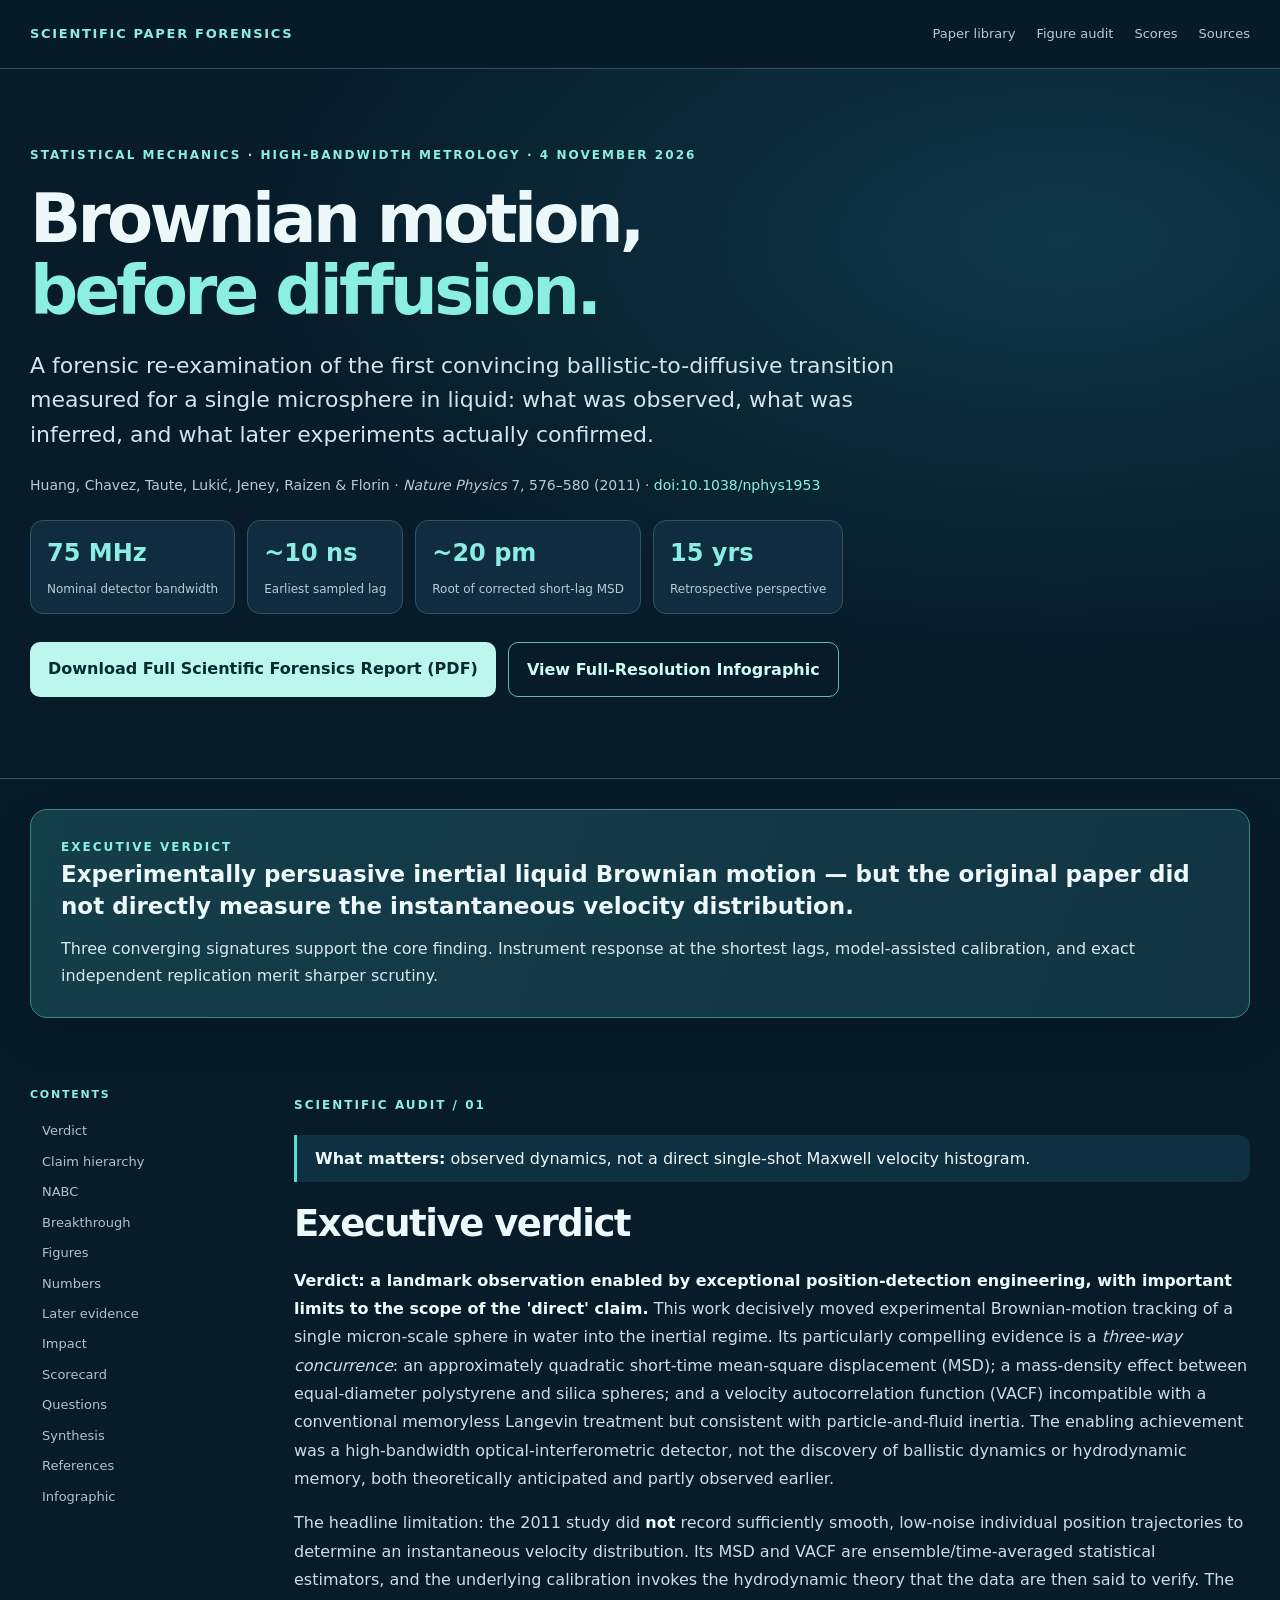
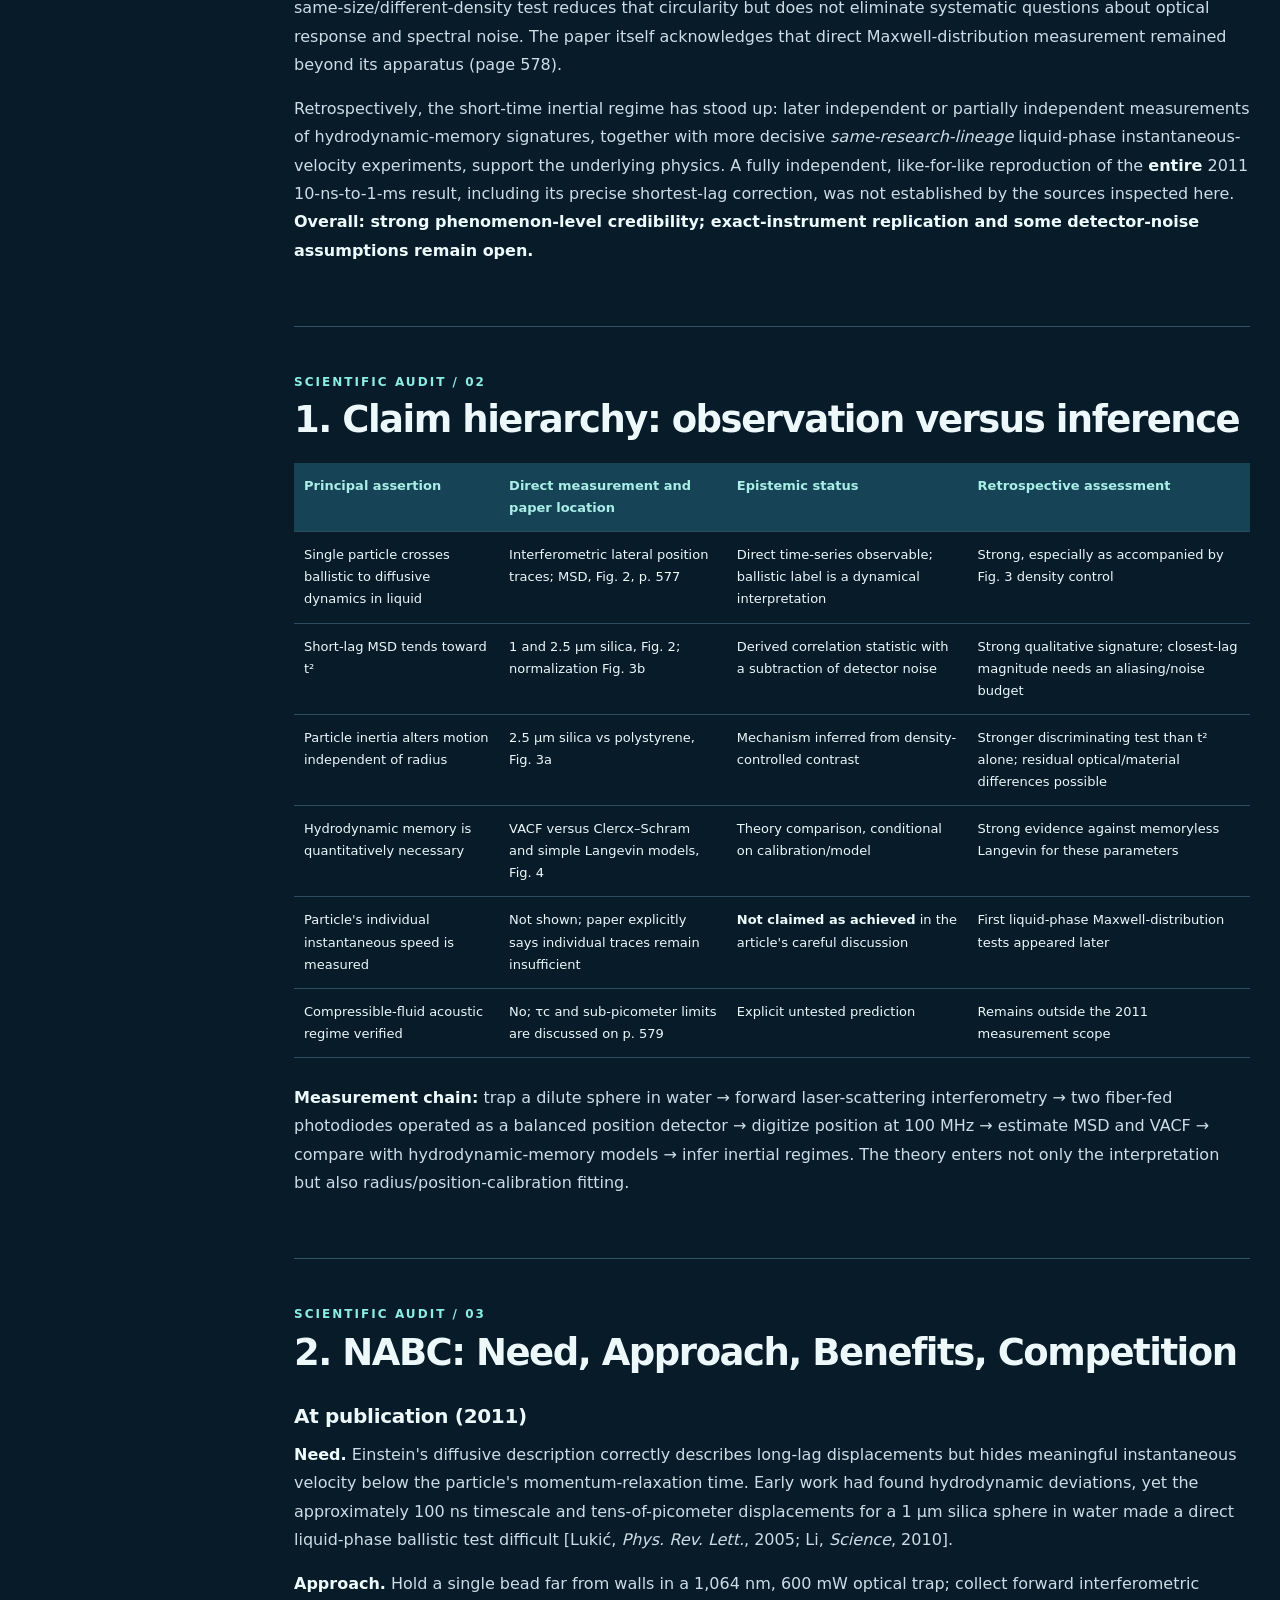
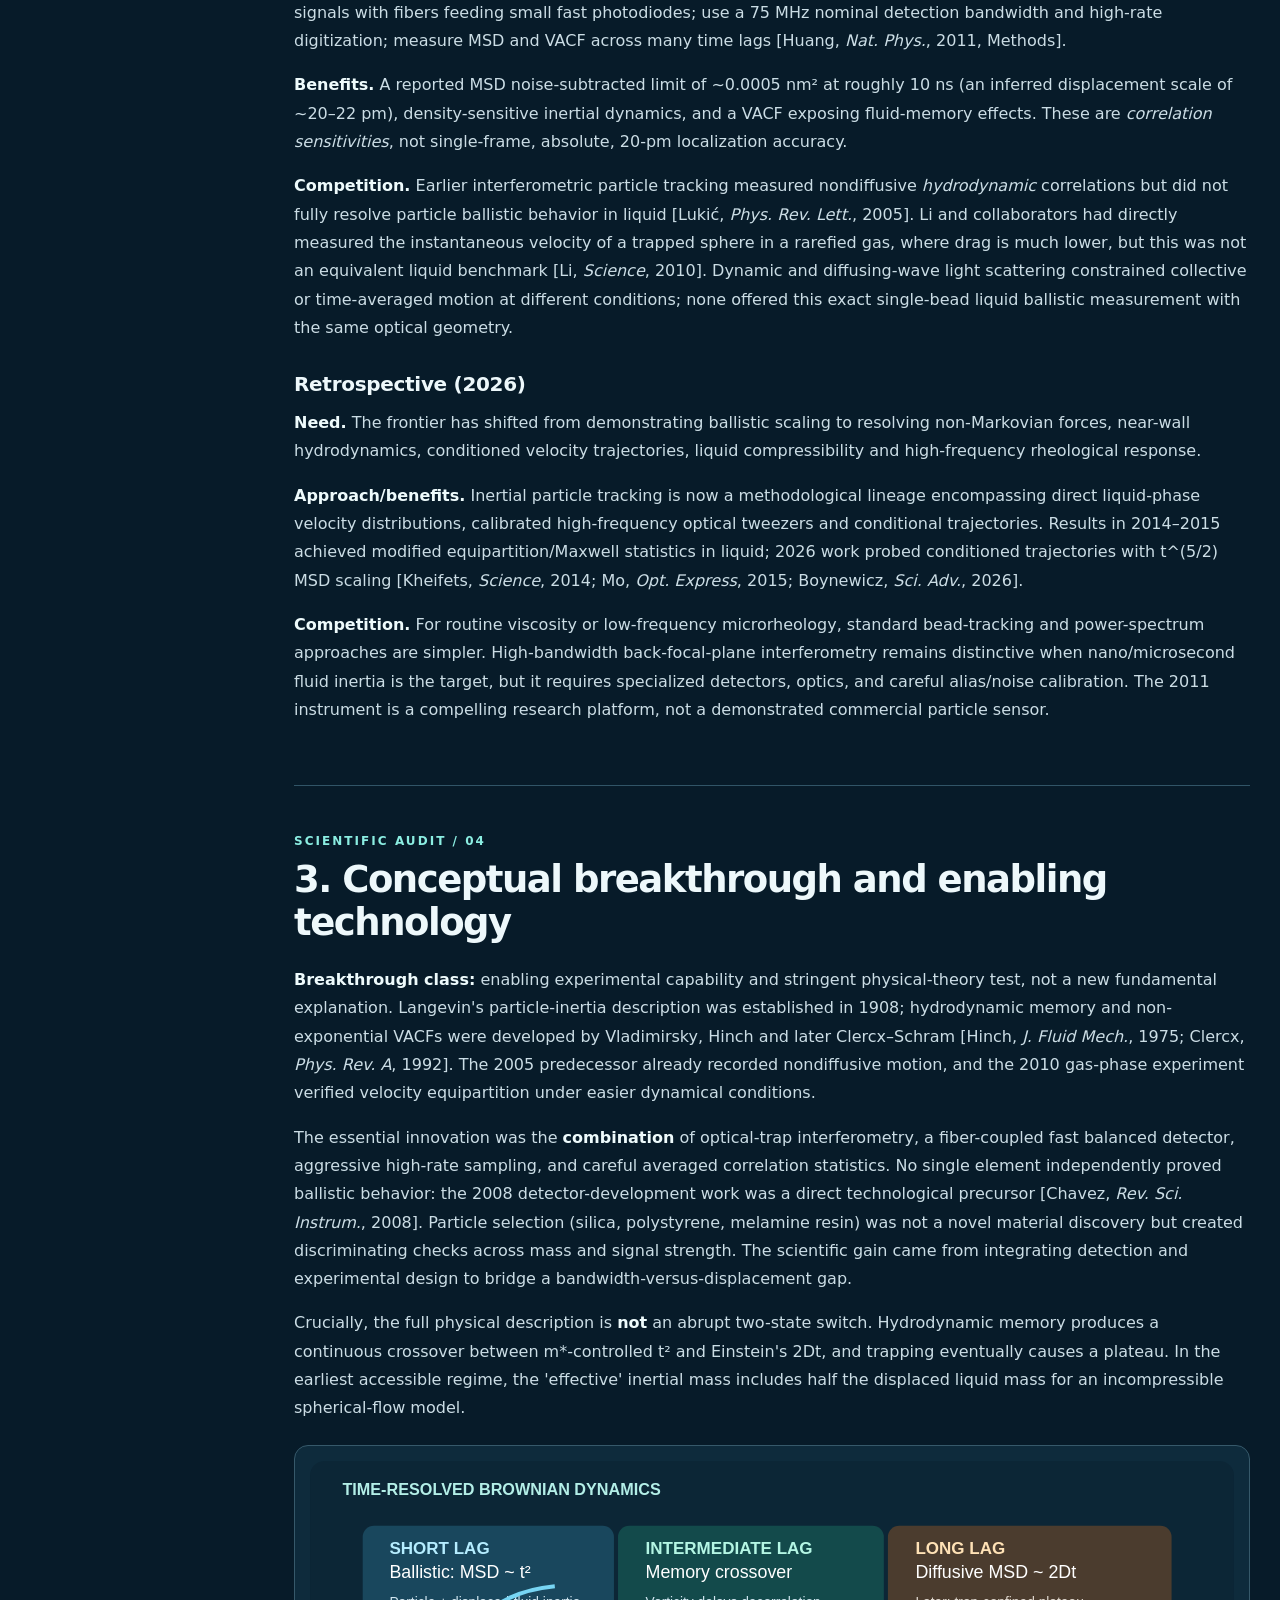
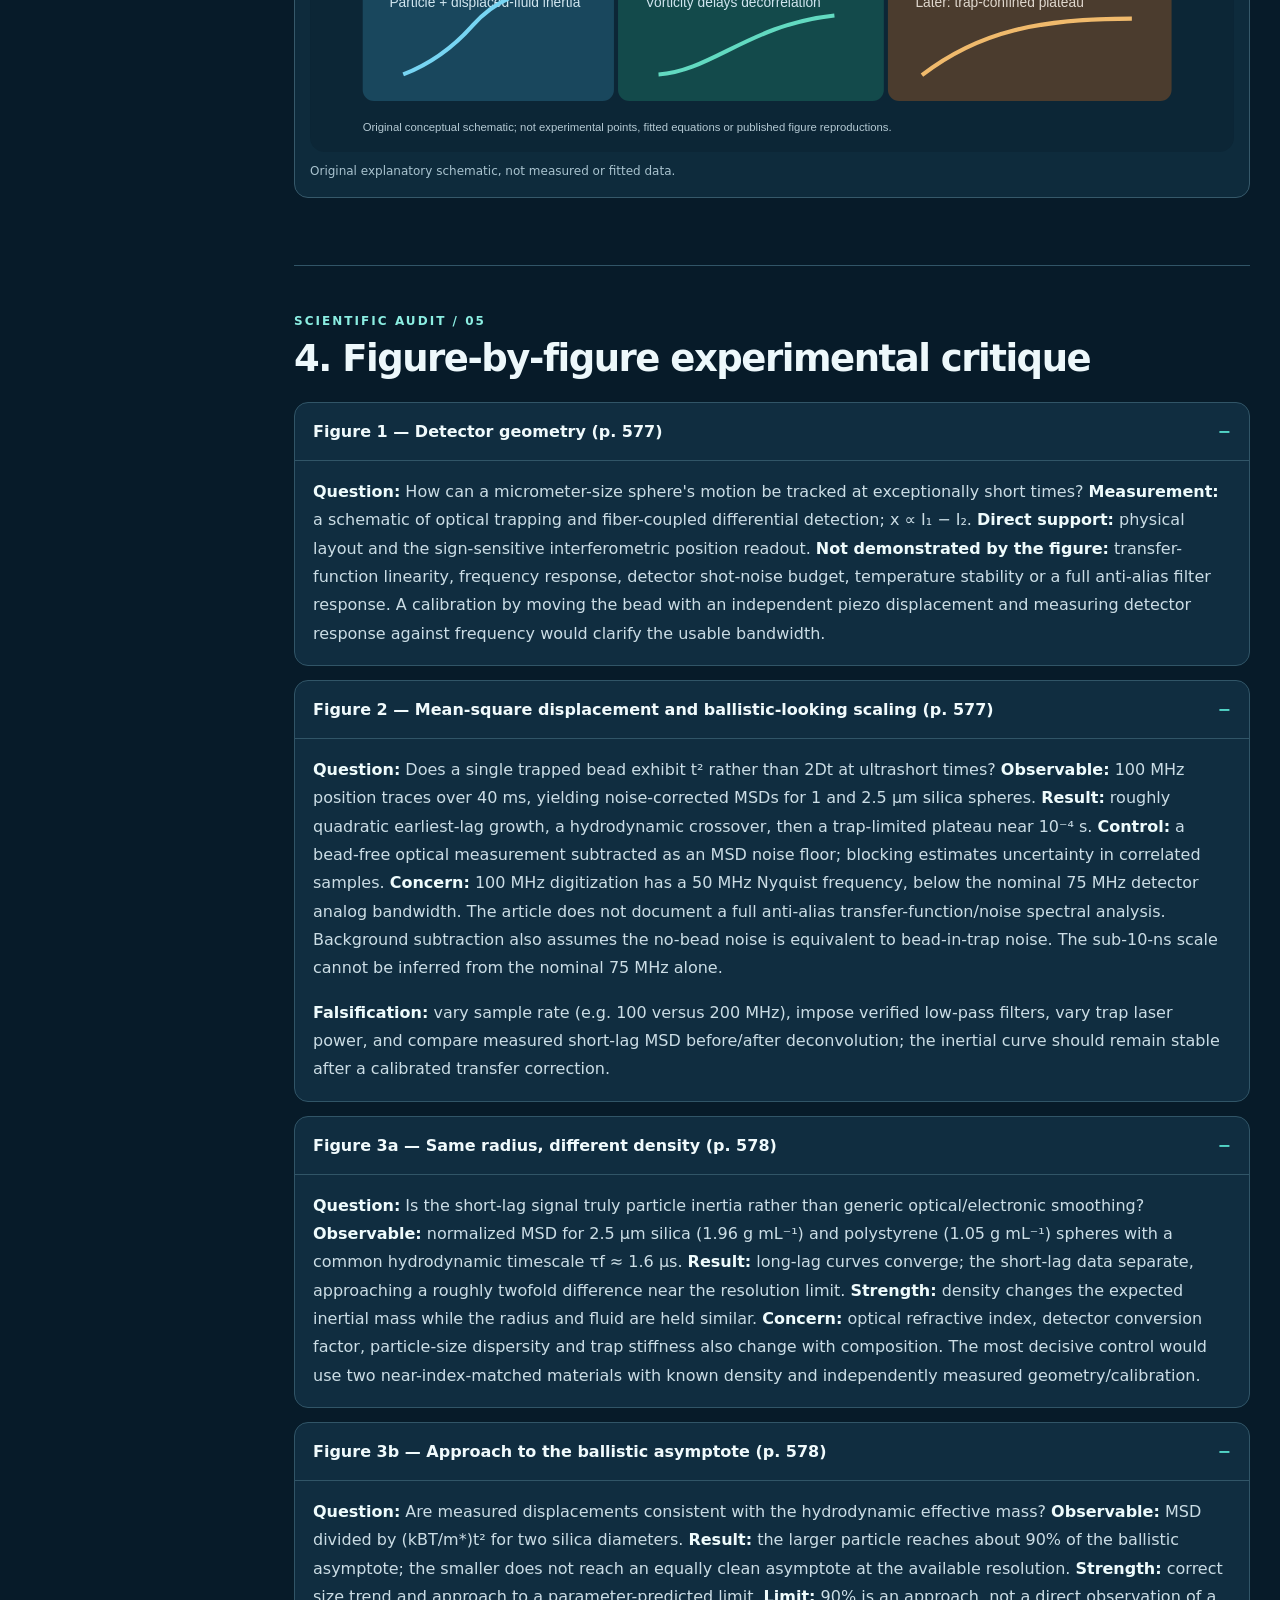
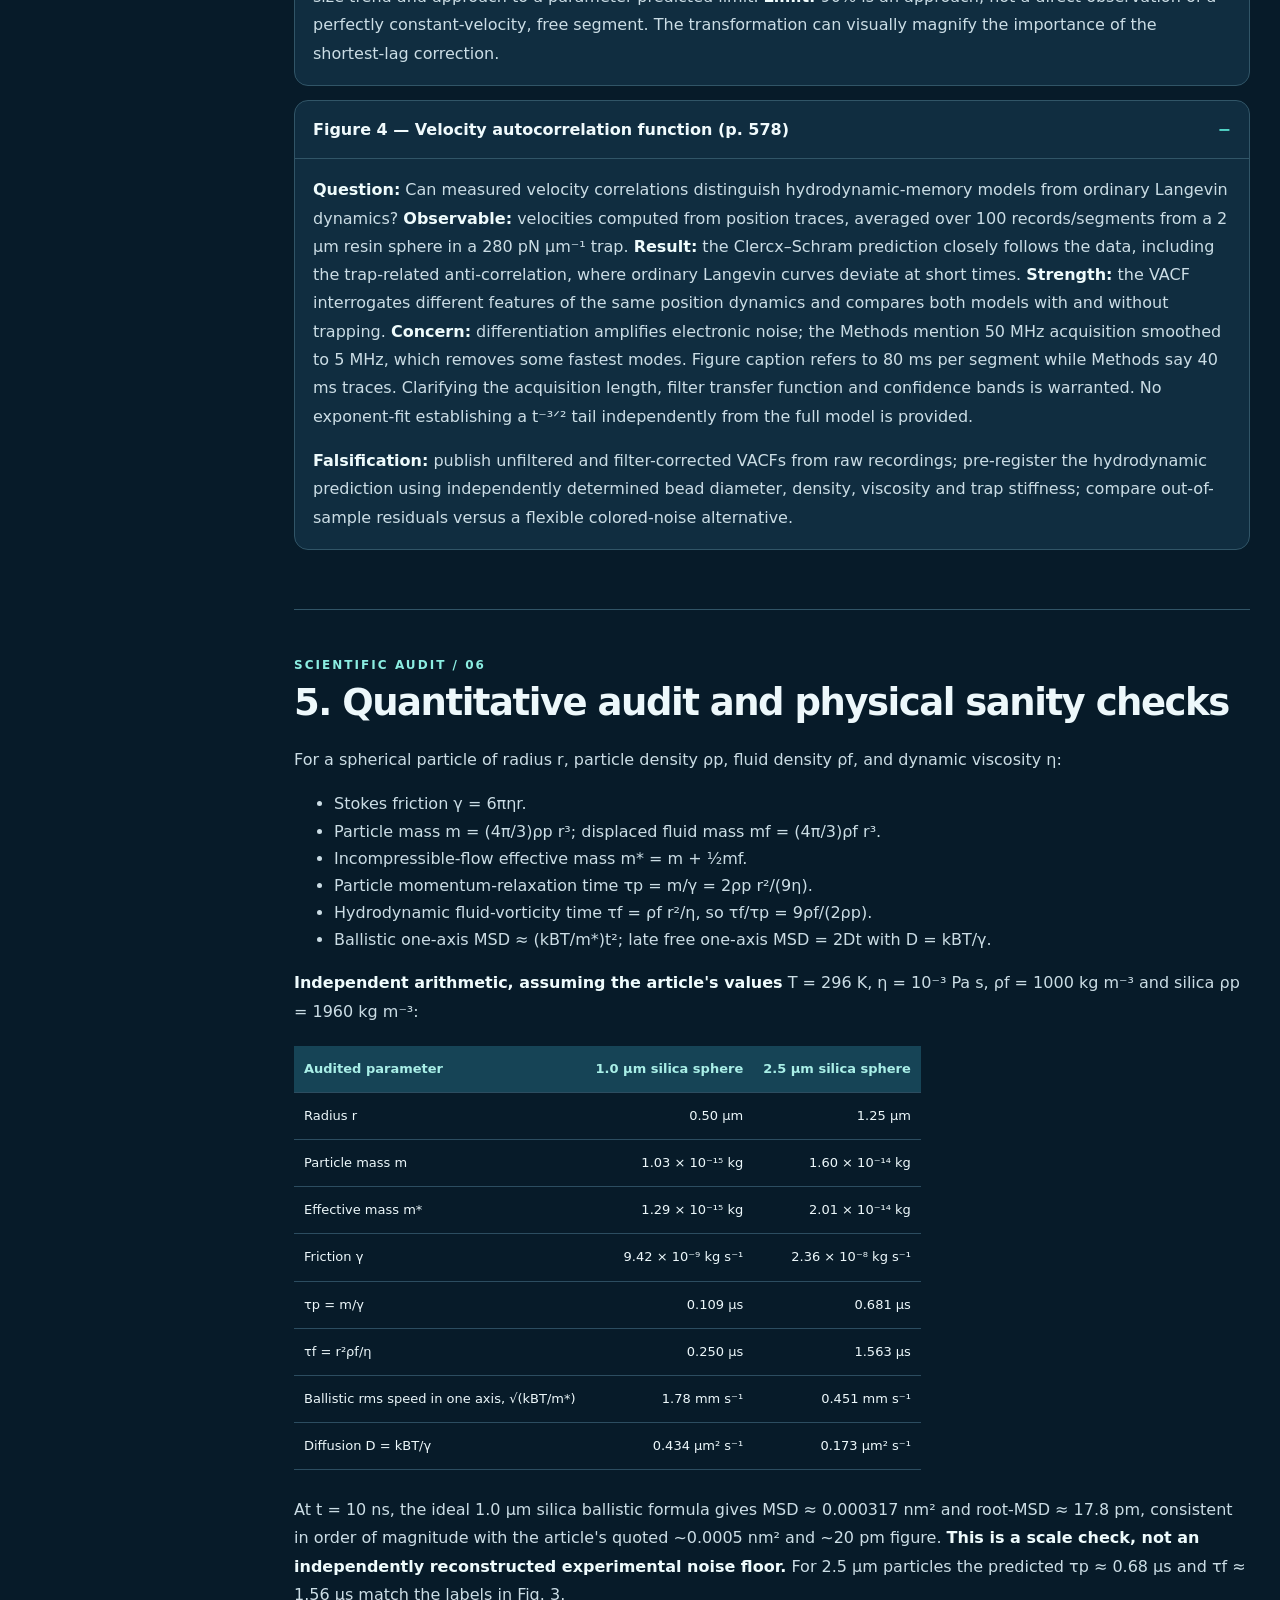
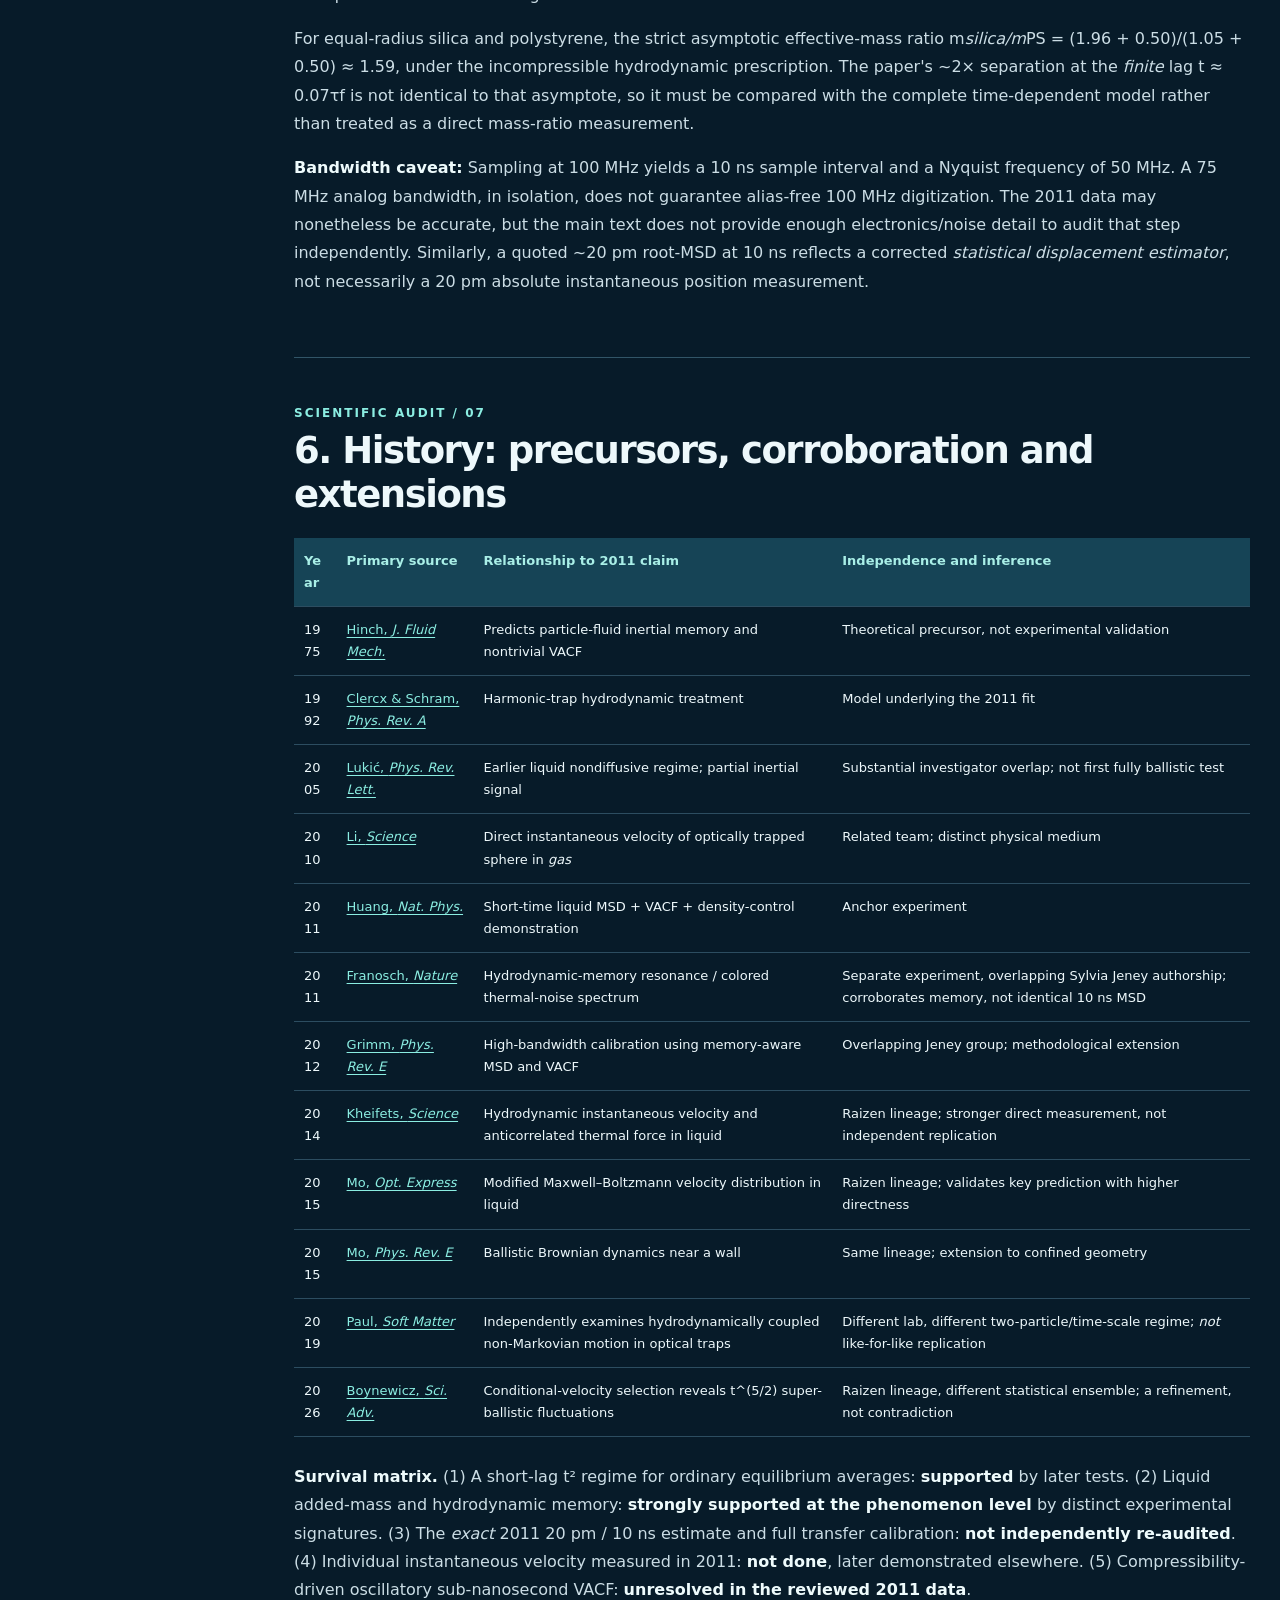
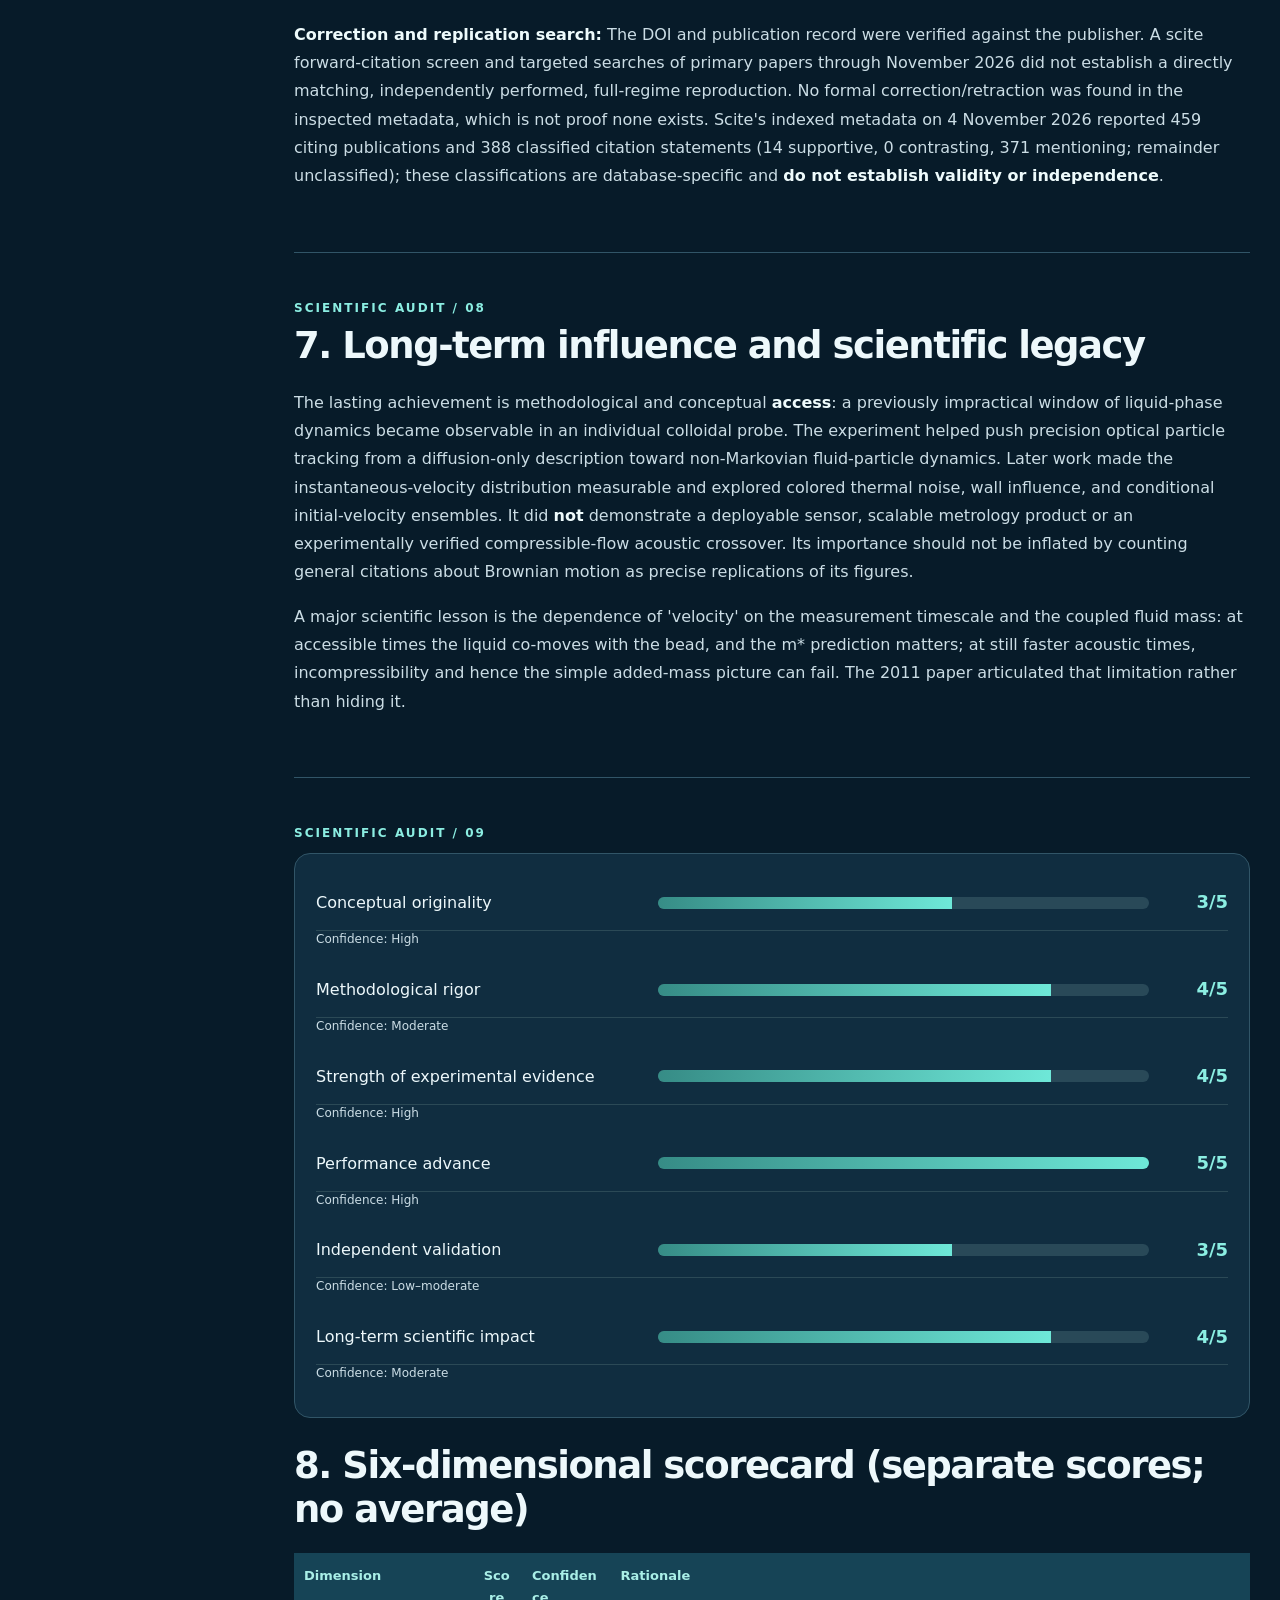
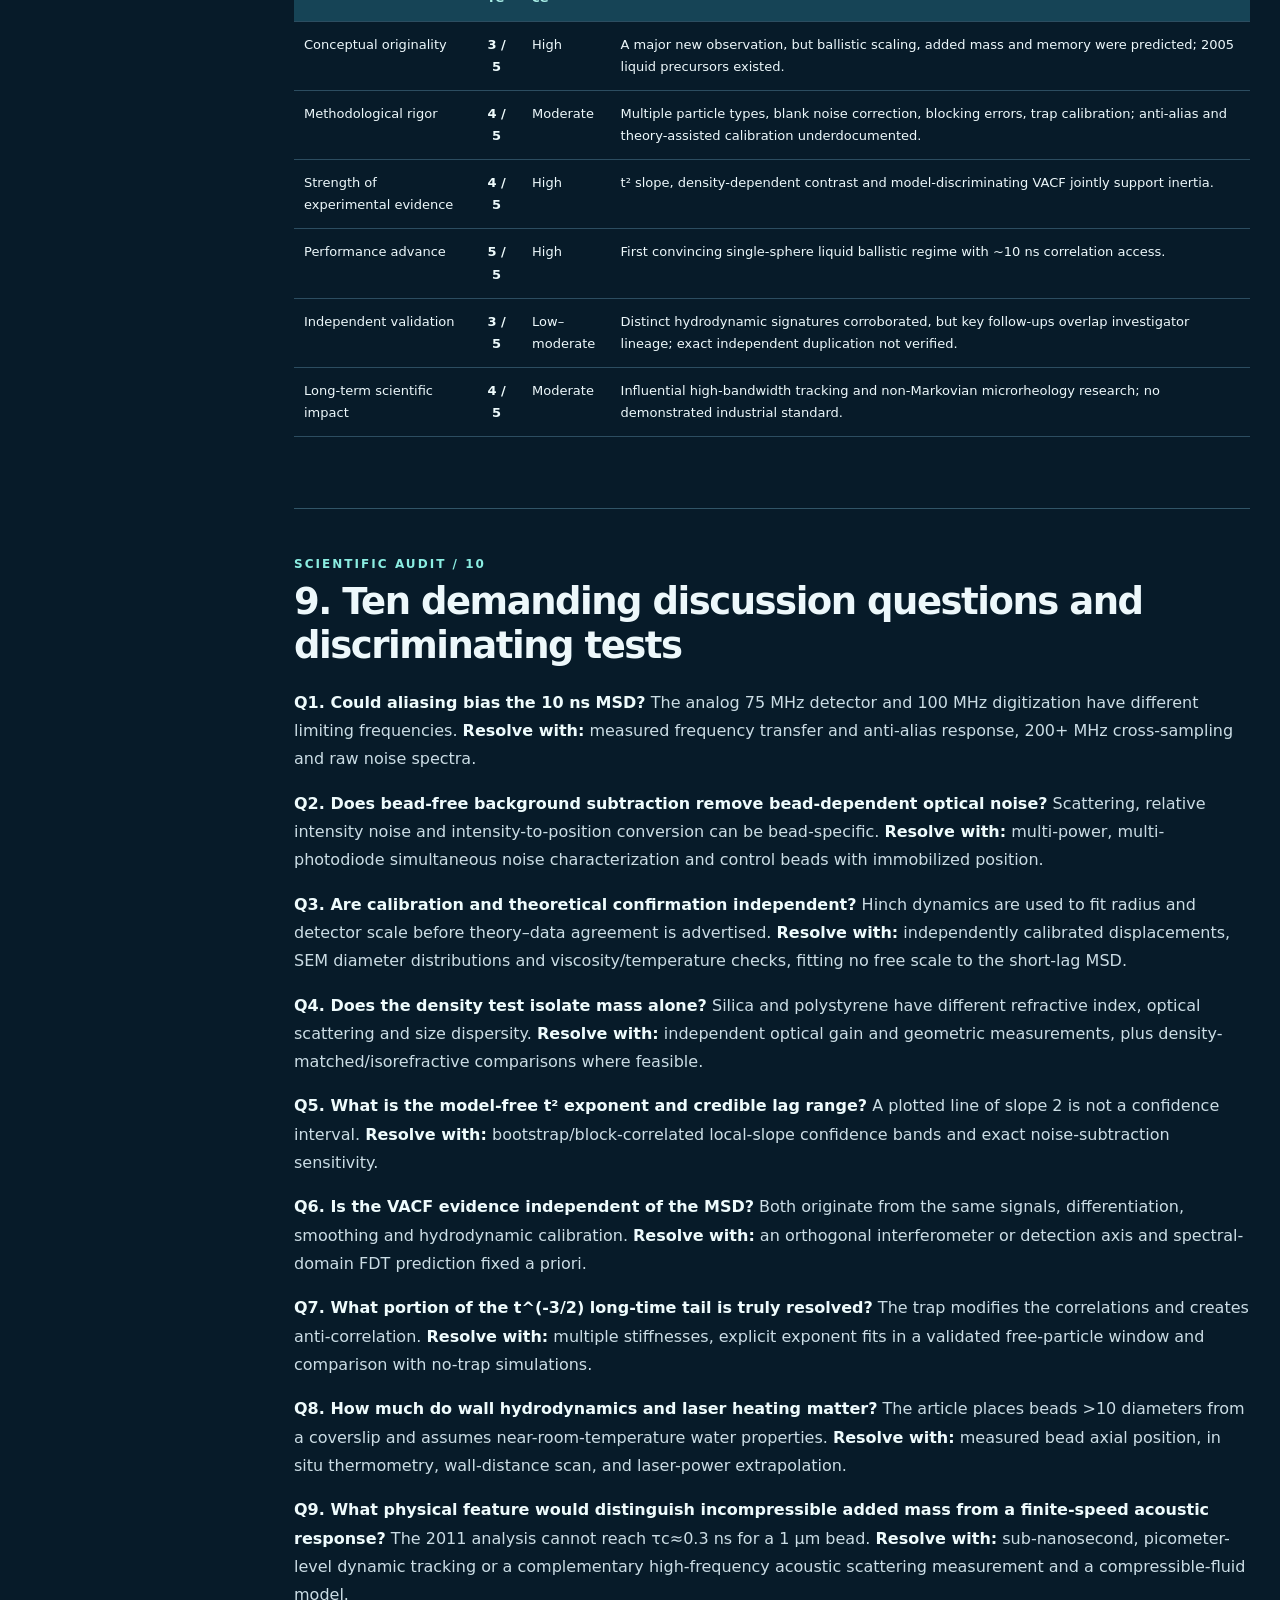
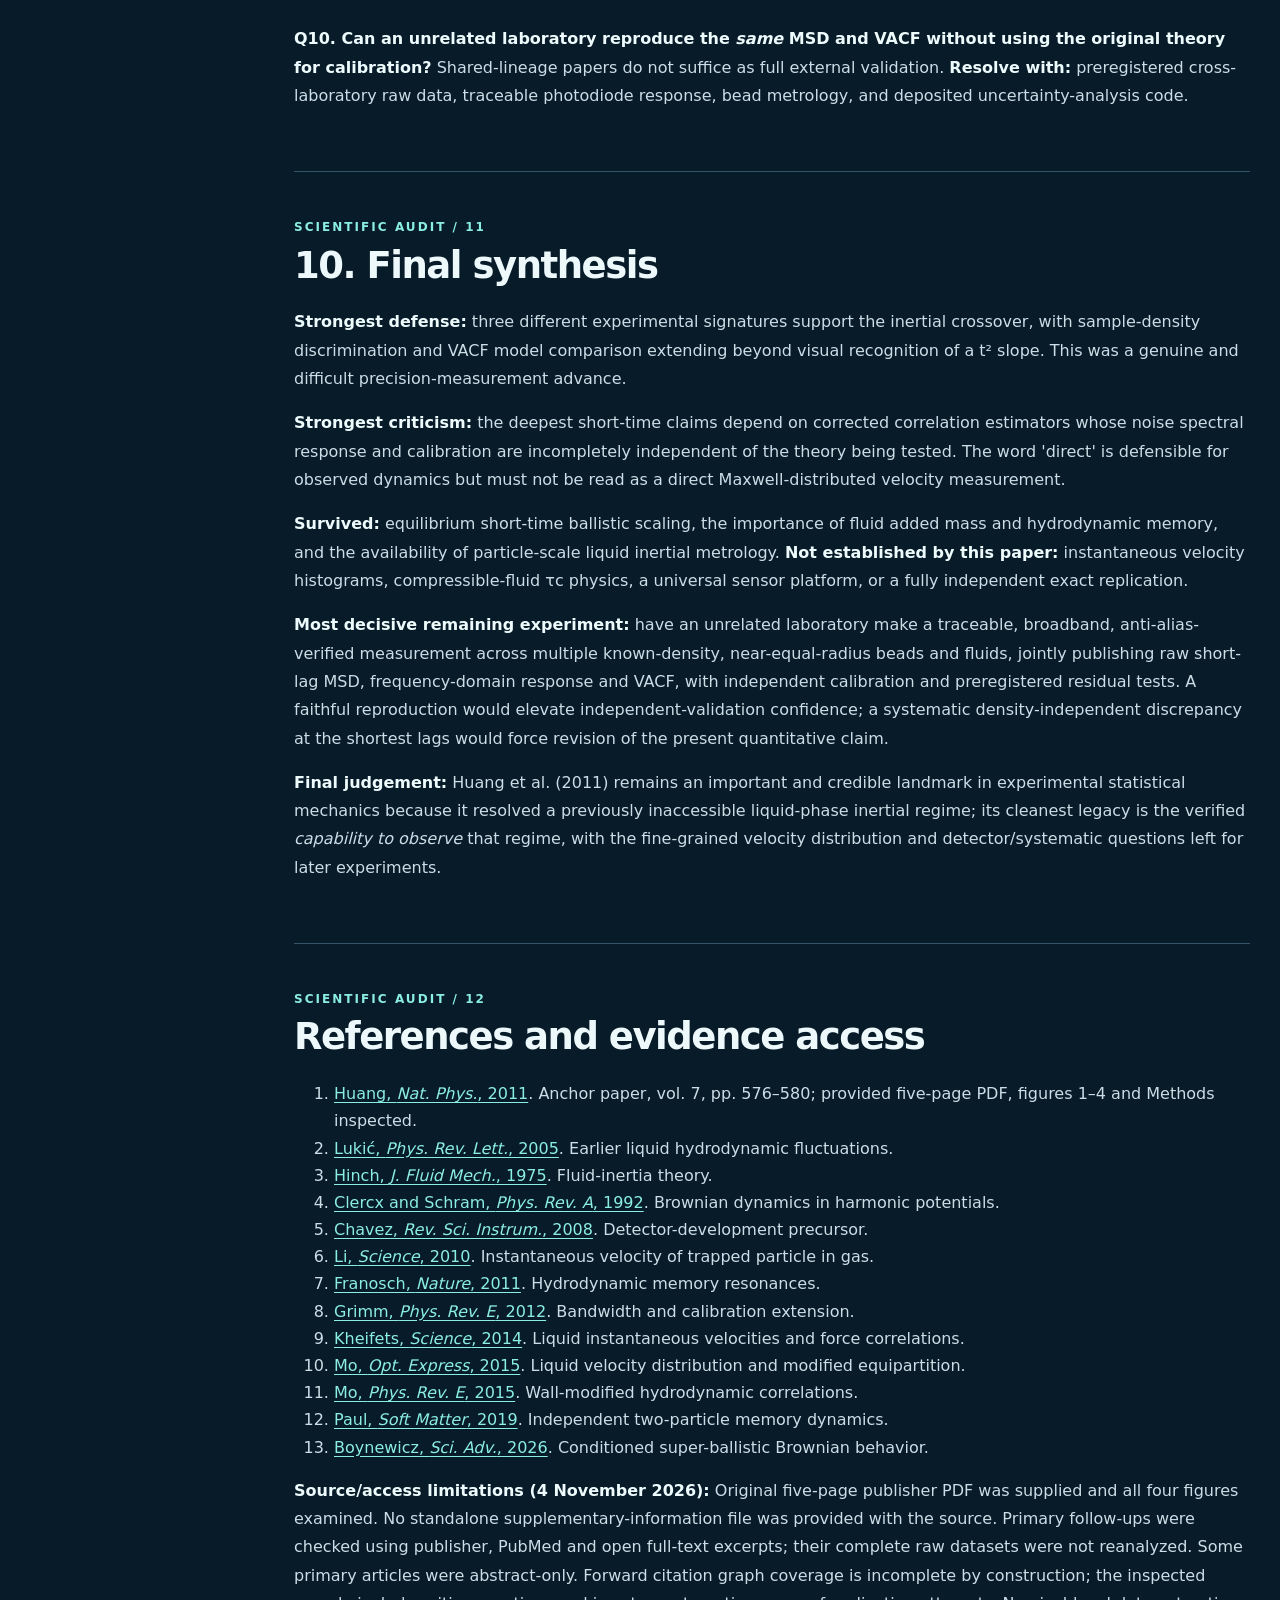
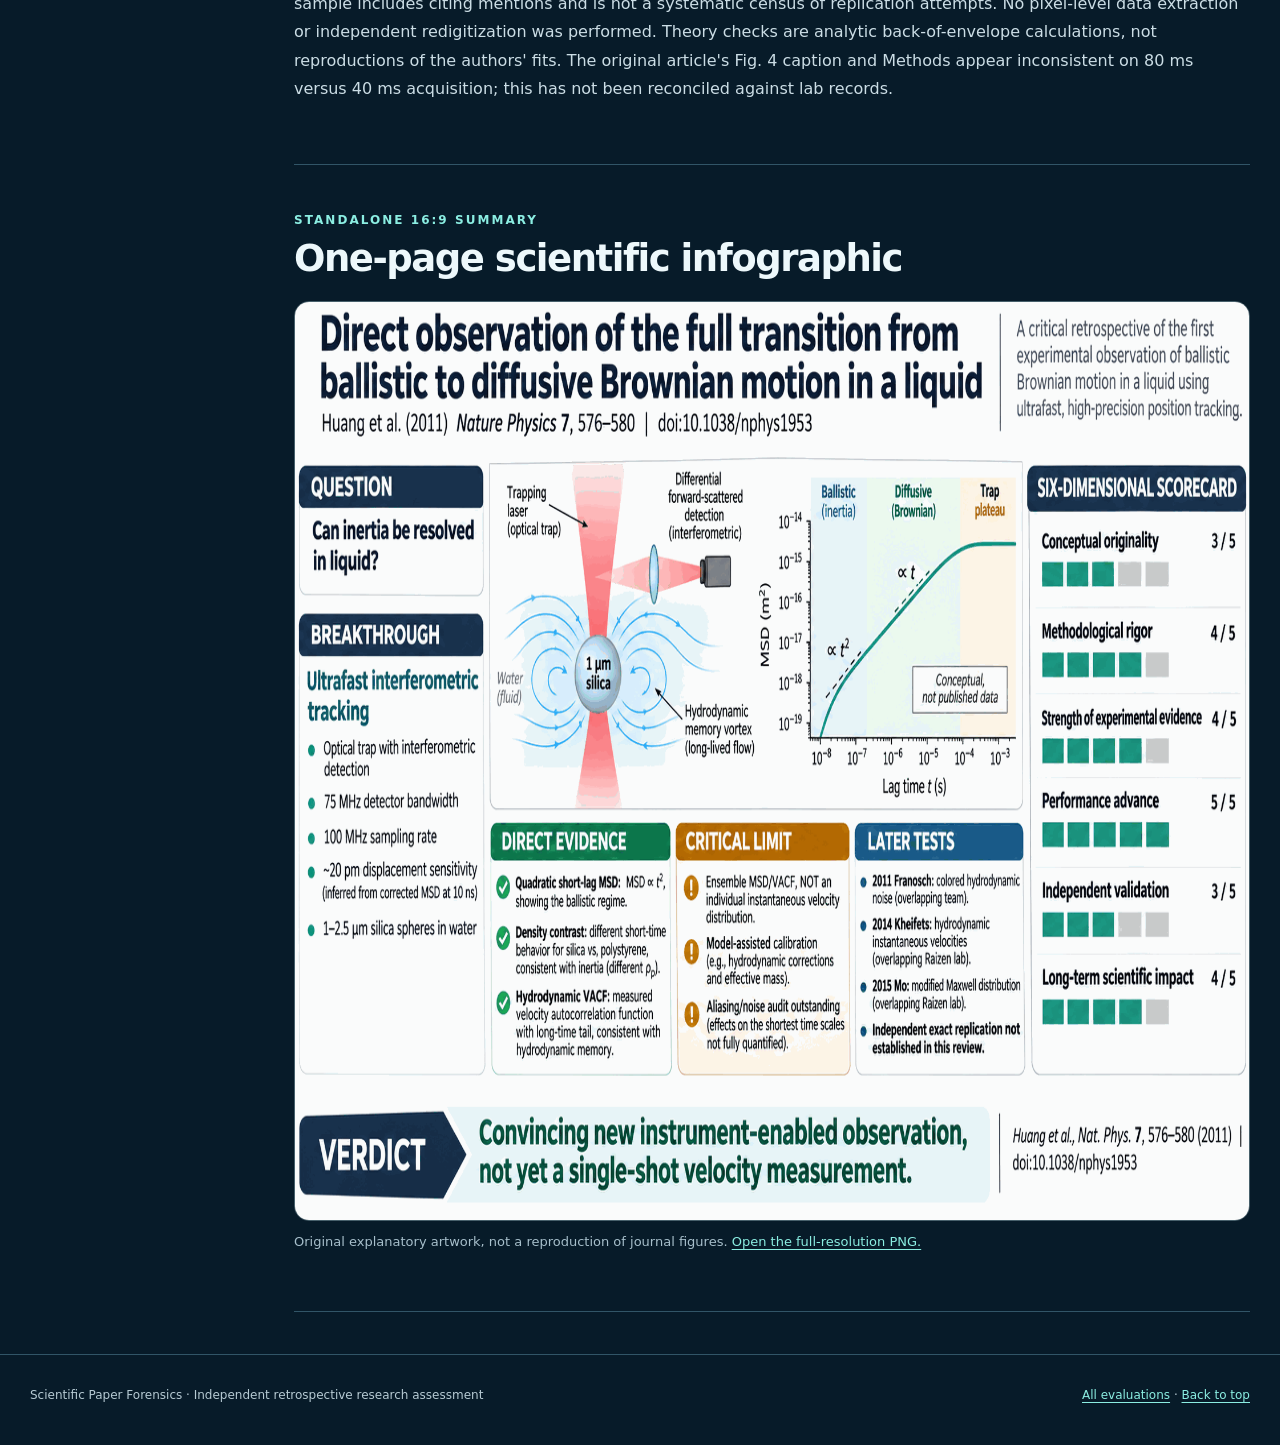
<file: papers/huang-2011-brownian-motion/index.html>
<!doctype html><html lang="en"><head><meta charset="utf-8"><meta name="viewport" content="width=device-width,initial-scale=1"><meta name="theme-color" content="#071b29"><meta name="description" content="Critical scientific forensics of Huang et al. 2011, inertial Brownian motion in a liquid: figure-by-figure critique, numerical audit, NABC, and later evidence."><link rel="canonical" href="https://profdanger.github.io/paper_forensics/papers/huang-2011-brownian-motion/"><link rel="stylesheet" href="../../assets/shared/site.css"><title>Huang 2011 | Ballistic Brownian motion in liquids — Scientific Paper Forensics</title><style>
.downloads{display:flex;gap:12px;flex-wrap:wrap;margin:28px 0}.downloads a{display:inline-flex;padding:13px 18px;border-radius:10px;background:#bdf6ec;color:#062c31;text-decoration:none;font-weight:820}.downloads a.alt{background:transparent;border:1px solid #5ebdb2;color:#cdfcf5}.review-content table{width:100%;border-collapse:collapse;margin:20px 0 26px;font-size:13px}.review-content th{background:#164456;color:#a9efe7}.review-content th,.review-content td{text-align:left;padding:12px 10px;border-bottom:1px solid #2c4d60;vertical-align:top}.review-content table{display:block;overflow-x:auto}.review-content p{line-height:1.77}.review-content section h3{margin-top:25px}.review-content section{overflow-wrap:anywhere}.figure-panel{border:1px solid #36596a;border-radius:14px;background:#0e2b3c;padding:15px;margin:22px 0}.figure-panel img{width:100%;display:block}.figure-panel figcaption{font-size:12px;color:#a9c3cf;margin-top:9px}.mini-kpis{display:flex;flex-wrap:wrap;gap:12px;margin-top:22px}.mini-kpi{border:1px solid var(--line);border-radius:13px;background:var(--card);padding:12px 16px;min-width:135px}.mini-kpi b{display:block;font-size:24px;color:var(--teal2)}.mini-kpi span{color:var(--muted);font-size:12px}.infog{max-width:100%;width:100%;border:1px solid #47606b;border-radius:15px}.review-content table a{word-break:break-word}.score-block{margin:10px 0 26px}.score-explain{margin:-2px 0 12px 0;font-size:12px!important}.read-abstract{max-width:900px;color:#cde1e7}.nowrap{white-space:nowrap}
@media(max-width:600px){.downloads a{width:100%;justify-content:center}.mini-kpi{flex:1 1 45%}}
</style></head><body id="top"><nav class="site-nav"><div class="shell"><a class="brand" href="../../">Scientific Paper Forensics</a><div class="nav-links"><a href="../../">Paper library</a><a href="#figures">Figure audit</a><a href="#scorecard">Scores</a><a href="#references">Sources</a></div></div></nav><header class="hero"><div class="shell"><div class="kicker">Statistical mechanics · High-bandwidth metrology · 4 November 2026</div><h1>Brownian motion,<br><em>before diffusion.</em></h1><p class="lede">A forensic re-examination of the first convincing ballistic-to-diffusive transition measured for a single microsphere in liquid: what was observed, what was inferred, and what later experiments actually confirmed.</p><p class="cite-line">Huang, Chavez, Taute, Lukić, Jeney, Raizen & Florin · <em>Nature Physics</em> 7, 576–580 (2011) · <a href="https://doi.org/10.1038/nphys1953">doi:10.1038/nphys1953</a></p><div class="mini-kpis"><div class="mini-kpi"><b>75 MHz</b><span>Nominal detector bandwidth</span></div><div class="mini-kpi"><b>~10 ns</b><span>Earliest sampled lag</span></div><div class="mini-kpi"><b>~20 pm</b><span>Root of corrected short-lag MSD</span></div><div class="mini-kpi"><b>15 yrs</b><span>Retrospective perspective</span></div></div><div class="downloads"><a href="huang-2011-brownian-motion_forensics.pdf" download>Download Full Scientific Forensics Report (PDF)</a><a class="alt" href="assets/infographic.png" target="_blank" rel="noopener">View Full-Resolution Infographic</a></div></div></header><main class="shell"><div class="verdict"><div class="eyebrow">Executive verdict</div><strong>Experimentally persuasive inertial liquid Brownian motion — but the original paper did not directly measure the instantaneous velocity distribution.</strong><p>Three converging signatures support the core finding. Instrument response at the shortest lags, model-assisted calibration, and exact independent replication merit sharper scrutiny.</p></div><div class="review-layout"><aside class="toc"><div class="toc-label">Contents</div><a href="#verdict">Verdict</a><a href="#claims">Claim hierarchy</a><a href="#nabc">NABC</a><a href="#breakthrough">Breakthrough</a><a href="#figures">Figures</a><a href="#metrics">Numbers</a><a href="#timeline">Later evidence</a><a href="#legacy">Impact</a><a href="#scorecard">Scorecard</a><a href="#questions">Questions</a><a href="#synthesis">Synthesis</a><a href="#references">References</a><a href="#infographic">Infographic</a></aside><article class="review-content"><section id="verdict"><div class="eyebrow">Scientific audit / 01</div><div class="note"><strong>What matters:</strong> observed dynamics, not a direct single-shot Maxwell velocity histogram.</div>

<h2 id="verdict-heading">Executive verdict</h2>
<p><strong>Verdict: a landmark observation enabled by exceptional position-detection engineering, with important limits to the scope of the 'direct' claim.</strong> This work decisively moved experimental Brownian-motion tracking of a single micron-scale sphere in water into the inertial regime. Its particularly compelling evidence is a <em>three-way concurrence</em>: an approximately quadratic short-time mean-square displacement (MSD); a mass-density effect between equal-diameter polystyrene and silica spheres; and a velocity autocorrelation function (VACF) incompatible with a conventional memoryless Langevin treatment but consistent with particle-and-fluid inertia. The enabling achievement was a high-bandwidth optical-interferometric detector, not the discovery of ballistic dynamics or hydrodynamic memory, both theoretically anticipated and partly observed earlier.</p>
<p>The headline limitation: the 2011 study did <strong>not</strong> record sufficiently smooth, low-noise individual position trajectories to determine an instantaneous velocity distribution. Its MSD and VACF are ensemble/time-averaged statistical estimators, and the underlying calibration invokes the hydrodynamic theory that the data are then said to verify. The same-size/different-density test reduces that circularity but does not eliminate systematic questions about optical response and spectral noise. The paper itself acknowledges that direct Maxwell-distribution measurement remained beyond its apparatus (page 578).</p>
<p>Retrospectively, the short-time inertial regime has stood up: later independent or partially independent measurements of hydrodynamic-memory signatures, together with more decisive <em>same-research-lineage</em> liquid-phase instantaneous-velocity experiments, support the underlying physics. A fully independent, like-for-like reproduction of the <strong>entire</strong> 2011 10-ns-to-1-ms result, including its precise shortest-lag correction, was not established by the sources inspected here. <strong>Overall: strong phenomenon-level credibility; exact-instrument replication and some detector-noise assumptions remain open.</strong></p>
</section>
<section id="claims"><div class="eyebrow">Scientific audit / 02</div><h2 id="claims-heading">1. Claim hierarchy: observation versus inference</h2>
<table>
<thead>
<tr>
<th>Principal assertion</th>
<th>Direct measurement and paper location</th>
<th>Epistemic status</th>
<th>Retrospective assessment</th>
</tr>
</thead>
<tbody>
<tr>
<td>Single particle crosses ballistic to diffusive dynamics in liquid</td>
<td>Interferometric lateral position traces; MSD, Fig. 2, p. 577</td>
<td>Direct time-series observable; ballistic label is a dynamical interpretation</td>
<td>Strong, especially as accompanied by Fig. 3 density control</td>
</tr>
<tr>
<td>Short-lag MSD tends toward t²</td>
<td>1 and 2.5 µm silica, Fig. 2; normalization Fig. 3b</td>
<td>Derived correlation statistic with a subtraction of detector noise</td>
<td>Strong qualitative signature; closest-lag magnitude needs an aliasing/noise budget</td>
</tr>
<tr>
<td>Particle inertia alters motion independent of radius</td>
<td>2.5 µm silica vs polystyrene, Fig. 3a</td>
<td>Mechanism inferred from density-controlled contrast</td>
<td>Stronger discriminating test than t² alone; residual optical/material differences possible</td>
</tr>
<tr>
<td>Hydrodynamic memory is quantitatively necessary</td>
<td>VACF versus Clercx–Schram and simple Langevin models, Fig. 4</td>
<td>Theory comparison, conditional on calibration/model</td>
<td>Strong evidence against memoryless Langevin for these parameters</td>
</tr>
<tr>
<td>Particle's individual instantaneous speed is measured</td>
<td>Not shown; paper explicitly says individual traces remain insufficient</td>
<td><strong>Not claimed as achieved</strong> in the article's careful discussion</td>
<td>First liquid-phase Maxwell-distribution tests appeared later</td>
</tr>
<tr>
<td>Compressible-fluid acoustic regime verified</td>
<td>No; τc and sub-picometer limits are discussed on p. 579</td>
<td>Explicit untested prediction</td>
<td>Remains outside the 2011 measurement scope</td>
</tr>
</tbody>
</table>
<p><strong>Measurement chain:</strong> trap a dilute sphere in water → forward laser-scattering interferometry → two fiber-fed photodiodes operated as a balanced position detector → digitize position at 100 MHz → estimate MSD and VACF → compare with hydrodynamic-memory models → infer inertial regimes. The theory enters not only the interpretation but also radius/position-calibration fitting.</p>
</section>
<section id="nabc"><div class="eyebrow">Scientific audit / 03</div><h2 id="nabc-heading">2. NABC: Need, Approach, Benefits, Competition</h2>
<h3>At publication (2011)</h3>
<p><strong>Need.</strong> Einstein's diffusive description correctly describes long-lag displacements but hides meaningful instantaneous velocity below the particle's momentum-relaxation time. Early work had found hydrodynamic deviations, yet the approximately 100 ns timescale and tens-of-picometer displacements for a 1 µm silica sphere in water made a direct liquid-phase ballistic test difficult [Lukić, <em>Phys. Rev. Lett.</em>, 2005; Li, <em>Science</em>, 2010].</p>
<p><strong>Approach.</strong> Hold a single bead far from walls in a 1,064 nm, 600 mW optical trap; collect forward interferometric signals with fibers feeding small fast photodiodes; use a 75 MHz nominal detection bandwidth and high-rate digitization; measure MSD and VACF across many time lags [Huang, <em>Nat. Phys.</em>, 2011, Methods].</p>
<p><strong>Benefits.</strong> A reported MSD noise-subtracted limit of ~0.0005 nm² at roughly 10 ns (an inferred displacement scale of ~20–22 pm), density-sensitive inertial dynamics, and a VACF exposing fluid-memory effects. These are <em>correlation sensitivities</em>, not single-frame, absolute, 20-pm localization accuracy.</p>
<p><strong>Competition.</strong> Earlier interferometric particle tracking measured nondiffusive <em>hydrodynamic</em> correlations but did not fully resolve particle ballistic behavior in liquid [Lukić, <em>Phys. Rev. Lett.</em>, 2005]. Li and collaborators had directly measured the instantaneous velocity of a trapped sphere in a rarefied gas, where drag is much lower, but this was not an equivalent liquid benchmark [Li, <em>Science</em>, 2010]. Dynamic and diffusing-wave light scattering constrained collective or time-averaged motion at different conditions; none offered this exact single-bead liquid ballistic measurement with the same optical geometry.</p>
<h3>Retrospective (2026)</h3>
<p><strong>Need.</strong> The frontier has shifted from demonstrating ballistic scaling to resolving non-Markovian forces, near-wall hydrodynamics, conditioned velocity trajectories, liquid compressibility and high-frequency rheological response.</p>
<p><strong>Approach/benefits.</strong> Inertial particle tracking is now a methodological lineage encompassing direct liquid-phase velocity distributions, calibrated high-frequency optical tweezers and conditional trajectories. Results in 2014–2015 achieved modified equipartition/Maxwell statistics in liquid; 2026 work probed conditioned trajectories with t^(5/2) MSD scaling [Kheifets, <em>Science</em>, 2014; Mo, <em>Opt. Express</em>, 2015; Boynewicz, <em>Sci. Adv.</em>, 2026].</p>
<p><strong>Competition.</strong> For routine viscosity or low-frequency microrheology, standard bead-tracking and power-spectrum approaches are simpler. High-bandwidth back-focal-plane interferometry remains distinctive when nano/microsecond fluid inertia is the target, but it requires specialized detectors, optics, and careful alias/noise calibration. The 2011 instrument is a compelling research platform, not a demonstrated commercial particle sensor.</p>
</section>
<section id="breakthrough"><div class="eyebrow">Scientific audit / 04</div><h2 id="breakthrough-heading">3. Conceptual breakthrough and enabling technology</h2>
<p><strong>Breakthrough class:</strong> enabling experimental capability and stringent physical-theory test, not a new fundamental explanation. Langevin's particle-inertia description was established in 1908; hydrodynamic memory and non-exponential VACFs were developed by Vladimirsky, Hinch and later Clercx–Schram [Hinch, <em>J. Fluid Mech.</em>, 1975; Clercx, <em>Phys. Rev. A</em>, 1992]. The 2005 predecessor already recorded nondiffusive motion, and the 2010 gas-phase experiment verified velocity equipartition under easier dynamical conditions.</p>
<p>The essential innovation was the <strong>combination</strong> of optical-trap interferometry, a fiber-coupled fast balanced detector, aggressive high-rate sampling, and careful averaged correlation statistics. No single element independently proved ballistic behavior: the 2008 detector-development work was a direct technological precursor [Chavez, <em>Rev. Sci. Instrum.</em>, 2008]. Particle selection (silica, polystyrene, melamine resin) was not a novel material discovery but created discriminating checks across mass and signal strength. The scientific gain came from integrating detection and experimental design to bridge a bandwidth-versus-displacement gap.</p>
<p>Crucially, the full physical description is <strong>not</strong> an abrupt two-state switch. Hydrodynamic memory produces a continuous crossover between m*-controlled t² and Einstein's 2Dt, and trapping eventually causes a plateau. In the earliest accessible regime, the 'effective' inertial mass includes half the displaced liquid mass for an incompressible spherical-flow model.</p>
<figure class="figure-panel"><img src="assets/regime-diagram.svg" alt="Original explanatory chart of ballistic, memory crossover, and diffusion regimes"><figcaption>Original explanatory schematic, not measured or fitted data.</figcaption></figure></section>
<section id="figures"><div class="eyebrow">Scientific audit / 05</div><h2 id="figures-heading">4. Figure-by-figure experimental critique</h2>
<details class="expand" open=""><summary>Figure 1 — Detector geometry (p. 577)</summary><div class="inside">
<p><strong>Question:</strong> How can a micrometer-size sphere's motion be tracked at exceptionally short times? <strong>Measurement:</strong> a schematic of optical trapping and fiber-coupled differential detection; x ∝ I₁ − I₂. <strong>Direct support:</strong> physical layout and the sign-sensitive interferometric position readout. <strong>Not demonstrated by the figure:</strong> transfer-function linearity, frequency response, detector shot-noise budget, temperature stability or a full anti-alias filter response. A calibration by moving the bead with an independent piezo displacement and measuring detector response against frequency would clarify the usable bandwidth.</p>
</div></details><details class="expand" open=""><summary>Figure 2 — Mean-square displacement and ballistic-looking scaling (p. 577)</summary><div class="inside">
<p><strong>Question:</strong> Does a single trapped bead exhibit t² rather than 2Dt at ultrashort times? <strong>Observable:</strong> 100 MHz position traces over 40 ms, yielding noise-corrected MSDs for 1 and 2.5 µm silica spheres. <strong>Result:</strong> roughly quadratic earliest-lag growth, a hydrodynamic crossover, then a trap-limited plateau near 10⁻⁴ s. <strong>Control:</strong> a bead-free optical measurement subtracted as an MSD noise floor; blocking estimates uncertainty in correlated samples. <strong>Concern:</strong> 100 MHz digitization has a 50 MHz Nyquist frequency, below the nominal 75 MHz detector analog bandwidth. The article does not document a full anti-alias transfer-function/noise spectral analysis. Background subtraction also assumes the no-bead noise is equivalent to bead-in-trap noise. The sub-10-ns scale cannot be inferred from the nominal 75 MHz alone.</p>
<p><strong>Falsification:</strong> vary sample rate (e.g. 100 versus 200 MHz), impose verified low-pass filters, vary trap laser power, and compare measured short-lag MSD before/after deconvolution; the inertial curve should remain stable after a calibrated transfer correction.</p>
</div></details><details class="expand" open=""><summary>Figure 3a — Same radius, different density (p. 578)</summary><div class="inside">
<p><strong>Question:</strong> Is the short-lag signal truly particle inertia rather than generic optical/electronic smoothing? <strong>Observable:</strong> normalized MSD for 2.5 µm silica (1.96 g mL⁻¹) and polystyrene (1.05 g mL⁻¹) spheres with a common hydrodynamic timescale τf ≈ 1.6 µs. <strong>Result:</strong> long-lag curves converge; the short-lag data separate, approaching a roughly twofold difference near the resolution limit. <strong>Strength:</strong> density changes the expected inertial mass while the radius and fluid are held similar. <strong>Concern:</strong> optical refractive index, detector conversion factor, particle-size dispersity and trap stiffness also change with composition. The most decisive control would use two near-index-matched materials with known density and independently measured geometry/calibration.</p>
</div></details><details class="expand" open=""><summary>Figure 3b — Approach to the ballistic asymptote (p. 578)</summary><div class="inside">
<p><strong>Question:</strong> Are measured displacements consistent with the hydrodynamic effective mass? <strong>Observable:</strong> MSD divided by (kBT/m*)t² for two silica diameters. <strong>Result:</strong> the larger particle reaches about 90% of the ballistic asymptote; the smaller does not reach an equally clean asymptote at the available resolution. <strong>Strength:</strong> correct size trend and approach to a parameter-predicted limit. <strong>Limit:</strong> 90% is an approach, not a direct observation of a perfectly constant-velocity, free segment. The transformation can visually magnify the importance of the shortest-lag correction.</p>
</div></details><details class="expand" open=""><summary>Figure 4 — Velocity autocorrelation function (p. 578)</summary><div class="inside">
<p><strong>Question:</strong> Can measured velocity correlations distinguish hydrodynamic-memory models from ordinary Langevin dynamics? <strong>Observable:</strong> velocities computed from position traces, averaged over 100 records/segments from a 2 µm resin sphere in a 280 pN µm⁻¹ trap. <strong>Result:</strong> the Clercx–Schram prediction closely follows the data, including the trap-related anti-correlation, where ordinary Langevin curves deviate at short times. <strong>Strength:</strong> the VACF interrogates different features of the same position dynamics and compares both models with and without trapping. <strong>Concern:</strong> differentiation amplifies electronic noise; the Methods mention 50 MHz acquisition smoothed to 5 MHz, which removes some fastest modes. Figure caption refers to 80 ms per segment while Methods say 40 ms traces. Clarifying the acquisition length, filter transfer function and confidence bands is warranted. No exponent-fit establishing a t⁻³ᐟ² tail independently from the full model is provided.</p>
<p><strong>Falsification:</strong> publish unfiltered and filter-corrected VACFs from raw recordings; pre-register the hydrodynamic prediction using independently determined bead diameter, density, viscosity and trap stiffness; compare out-of-sample residuals versus a flexible colored-noise alternative.</p>
</div></details></section>
<section id="metrics"><div class="eyebrow">Scientific audit / 06</div><h2 id="metrics-heading">5. Quantitative audit and physical sanity checks</h2>
<p>For a spherical particle of radius r, particle density ρp, fluid density ρf, and dynamic viscosity η:</p>
<ul>
<li>Stokes friction γ = 6πηr.</li>
<li>Particle mass m = (4π/3)ρp r³; displaced fluid mass mf = (4π/3)ρf r³.</li>
<li>Incompressible-flow effective mass m* = m + ½mf.</li>
<li>Particle momentum-relaxation time τp = m/γ = 2ρp r²/(9η).</li>
<li>Hydrodynamic fluid-vorticity time τf = ρf r²/η, so τf/τp = 9ρf/(2ρp).</li>
<li>Ballistic one-axis MSD ≈ (kBT/m*)t²; late free one-axis MSD = 2Dt with D = kBT/γ.</li>
</ul>
<p><strong>Independent arithmetic, assuming the article's values</strong> T = 296 K, η = 10⁻³ Pa s, ρf = 1000 kg m⁻³ and silica ρp = 1960 kg m⁻³:</p>
<table>
<thead>
<tr>
<th>Audited parameter</th>
<th style="text-align:right">1.0 µm silica sphere</th>
<th style="text-align:right">2.5 µm silica sphere</th>
</tr>
</thead>
<tbody>
<tr>
<td>Radius r</td>
<td style="text-align:right">0.50 µm</td>
<td style="text-align:right">1.25 µm</td>
</tr>
<tr>
<td>Particle mass m</td>
<td style="text-align:right">1.03 × 10⁻¹⁵ kg</td>
<td style="text-align:right">1.60 × 10⁻¹⁴ kg</td>
</tr>
<tr>
<td>Effective mass m*</td>
<td style="text-align:right">1.29 × 10⁻¹⁵ kg</td>
<td style="text-align:right">2.01 × 10⁻¹⁴ kg</td>
</tr>
<tr>
<td>Friction γ</td>
<td style="text-align:right">9.42 × 10⁻⁹ kg s⁻¹</td>
<td style="text-align:right">2.36 × 10⁻⁸ kg s⁻¹</td>
</tr>
<tr>
<td>τp = m/γ</td>
<td style="text-align:right">0.109 µs</td>
<td style="text-align:right">0.681 µs</td>
</tr>
<tr>
<td>τf = r²ρf/η</td>
<td style="text-align:right">0.250 µs</td>
<td style="text-align:right">1.563 µs</td>
</tr>
<tr>
<td>Ballistic rms speed in one axis, √(kBT/m*)</td>
<td style="text-align:right">1.78 mm s⁻¹</td>
<td style="text-align:right">0.451 mm s⁻¹</td>
</tr>
<tr>
<td>Diffusion D = kBT/γ</td>
<td style="text-align:right">0.434 µm² s⁻¹</td>
<td style="text-align:right">0.173 µm² s⁻¹</td>
</tr>
</tbody>
</table>
<p>At t = 10 ns, the ideal 1.0 µm silica ballistic formula gives MSD ≈ 0.000317 nm² and root-MSD ≈ 17.8 pm, consistent in order of magnitude with the article's quoted ~0.0005 nm² and ~20 pm figure. <strong>This is a scale check, not an independently reconstructed experimental noise floor.</strong> For 2.5 µm particles the predicted τp ≈ 0.68 µs and τf ≈ 1.56 µs match the labels in Fig. 3.</p>
<p>For equal-radius silica and polystyrene, the strict asymptotic effective-mass ratio m<em>silica/m</em>PS = (1.96 + 0.50)/(1.05 + 0.50) ≈ 1.59, under the incompressible hydrodynamic prescription. The paper's ~2× separation at the <em>finite</em> lag t ≈ 0.07τf is not identical to that asymptote, so it must be compared with the complete time-dependent model rather than treated as a direct mass-ratio measurement.</p>
<p><strong>Bandwidth caveat:</strong> Sampling at 100 MHz yields a 10 ns sample interval and a Nyquist frequency of 50 MHz. A 75 MHz analog bandwidth, in isolation, does not guarantee alias-free 100 MHz digitization. The 2011 data may nonetheless be accurate, but the main text does not provide enough electronics/noise detail to audit that step independently. Similarly, a quoted ~20 pm root-MSD at 10 ns reflects a corrected <em>statistical displacement estimator</em>, not necessarily a 20 pm absolute instantaneous position measurement.</p>
</section>
<section id="timeline"><div class="eyebrow">Scientific audit / 07</div><h2 id="timeline-heading">6. History: precursors, corroboration and extensions</h2>
<table>
<thead>
<tr>
<th>Year</th>
<th>Primary source</th>
<th>Relationship to 2011 claim</th>
<th>Independence and inference</th>
</tr>
</thead>
<tbody>
<tr>
<td>1975</td>
<td><a href="https://doi.org/10.1017/S0022112075003102">Hinch, <em>J. Fluid Mech.</em></a></td>
<td>Predicts particle-fluid inertial memory and nontrivial VACF</td>
<td>Theoretical precursor, not experimental validation</td>
</tr>
<tr>
<td>1992</td>
<td><a href="https://doi.org/10.1103/PhysRevA.46.1942">Clercx &amp; Schram, <em>Phys. Rev. A</em></a></td>
<td>Harmonic-trap hydrodynamic treatment</td>
<td>Model underlying the 2011 fit</td>
</tr>
<tr>
<td>2005</td>
<td><a href="https://doi.org/10.1103/PhysRevLett.95.160601">Lukić, <em>Phys. Rev. Lett.</em></a></td>
<td>Earlier liquid nondiffusive regime; partial inertial signal</td>
<td>Substantial investigator overlap; not first fully ballistic test</td>
</tr>
<tr>
<td>2010</td>
<td><a href="https://doi.org/10.1126/science.1189403">Li, <em>Science</em></a></td>
<td>Direct instantaneous velocity of optically trapped sphere in <em>gas</em></td>
<td>Related team; distinct physical medium</td>
</tr>
<tr>
<td>2011</td>
<td><a href="https://doi.org/10.1038/nphys1953">Huang, <em>Nat. Phys.</em></a></td>
<td>Short-time liquid MSD + VACF + density-control demonstration</td>
<td>Anchor experiment</td>
</tr>
<tr>
<td>2011</td>
<td><a href="https://doi.org/10.1038/nature10498">Franosch, <em>Nature</em></a></td>
<td>Hydrodynamic-memory resonance / colored thermal-noise spectrum</td>
<td>Separate experiment, overlapping Sylvia Jeney authorship; corroborates memory, not identical 10 ns MSD</td>
</tr>
<tr>
<td>2012</td>
<td><a href="https://doi.org/10.1103/PhysRevE.86.021912">Grimm, <em>Phys. Rev. E</em></a></td>
<td>High-bandwidth calibration using memory-aware MSD and VACF</td>
<td>Overlapping Jeney group; methodological extension</td>
</tr>
<tr>
<td>2014</td>
<td><a href="https://doi.org/10.1126/science.1248091">Kheifets, <em>Science</em></a></td>
<td>Hydrodynamic instantaneous velocity and anticorrelated thermal force in liquid</td>
<td>Raizen lineage; stronger direct measurement, not independent replication</td>
</tr>
<tr>
<td>2015</td>
<td><a href="https://doi.org/10.1364/OE.23.001888">Mo, <em>Opt. Express</em></a></td>
<td>Modified Maxwell–Boltzmann velocity distribution in liquid</td>
<td>Raizen lineage; validates key prediction with higher directness</td>
</tr>
<tr>
<td>2015</td>
<td><a href="https://doi.org/10.1103/PhysRevE.92.062106">Mo, <em>Phys. Rev. E</em></a></td>
<td>Ballistic Brownian dynamics near a wall</td>
<td>Same lineage; extension to confined geometry</td>
</tr>
<tr>
<td>2019</td>
<td><a href="https://doi.org/10.1039/C9SM01058K">Paul, <em>Soft Matter</em></a></td>
<td>Independently examines hydrodynamically coupled non-Markovian motion in optical traps</td>
<td>Different lab, different two-particle/time-scale regime; <em>not</em> like-for-like replication</td>
</tr>
<tr>
<td>2026</td>
<td><a href="https://doi.org/10.1126/sciadv.aeb4579">Boynewicz, <em>Sci. Adv.</em></a></td>
<td>Conditional-velocity selection reveals t^(5/2) super-ballistic fluctuations</td>
<td>Raizen lineage, different statistical ensemble; a refinement, not contradiction</td>
</tr>
</tbody>
</table>
<p><strong>Survival matrix.</strong> (1) A short-lag t² regime for ordinary equilibrium averages: <strong>supported</strong> by later tests. (2) Liquid added-mass and hydrodynamic memory: <strong>strongly supported at the phenomenon level</strong> by distinct experimental signatures. (3) The <em>exact</em> 2011 20 pm / 10 ns estimate and full transfer calibration: <strong>not independently re-audited</strong>. (4) Individual instantaneous velocity measured in 2011: <strong>not done</strong>, later demonstrated elsewhere. (5) Compressibility-driven oscillatory sub-nanosecond VACF: <strong>unresolved in the reviewed 2011 data</strong>.</p>
<p><strong>Correction and replication search:</strong> The DOI and publication record were verified against the publisher. A scite forward-citation screen and targeted searches of primary papers through November 2026 did not establish a directly matching, independently performed, full-regime reproduction. No formal correction/retraction was found in the inspected metadata, which is not proof none exists. Scite's indexed metadata on 4 November 2026 reported 459 citing publications and 388 classified citation statements (14 supportive, 0 contrasting, 371 mentioning; remainder unclassified); these classifications are database-specific and <strong>do not establish validity or independence</strong>.</p>
</section>
<section id="legacy"><div class="eyebrow">Scientific audit / 08</div><h2 id="legacy-heading">7. Long-term influence and scientific legacy</h2>
<p>The lasting achievement is methodological and conceptual <strong>access</strong>: a previously impractical window of liquid-phase dynamics became observable in an individual colloidal probe. The experiment helped push precision optical particle tracking from a diffusion-only description toward non-Markovian fluid-particle dynamics. Later work made the instantaneous-velocity distribution measurable and explored colored thermal noise, wall influence, and conditional initial-velocity ensembles. It did <strong>not</strong> demonstrate a deployable sensor, scalable metrology product or an experimentally verified compressible-flow acoustic crossover. Its importance should not be inflated by counting general citations about Brownian motion as precise replications of its figures.</p>
<p>A major scientific lesson is the dependence of 'velocity' on the measurement timescale and the coupled fluid mass: at accessible times the liquid co-moves with the bead, and the m* prediction matters; at still faster acoustic times, incompressibility and hence the simple added-mass picture can fail. The 2011 paper articulated that limitation rather than hiding it.</p>
</section>
<section id="scorecard"><div class="eyebrow">Scientific audit / 09</div><div class="score-block" aria-label="Six-dimensional assessment"><div class="score-row"><span class="label">Conceptual originality</span><div class="track"><div class="fill" style="--percent:60%"></div></div><span class="value">3/5</span></div><p class="score-explain">Confidence: High</p><div class="score-row"><span class="label">Methodological rigor</span><div class="track"><div class="fill" style="--percent:80%"></div></div><span class="value">4/5</span></div><p class="score-explain">Confidence: Moderate</p><div class="score-row"><span class="label">Strength of experimental evidence</span><div class="track"><div class="fill" style="--percent:80%"></div></div><span class="value">4/5</span></div><p class="score-explain">Confidence: High</p><div class="score-row"><span class="label">Performance advance</span><div class="track"><div class="fill" style="--percent:100%"></div></div><span class="value">5/5</span></div><p class="score-explain">Confidence: High</p><div class="score-row"><span class="label">Independent validation</span><div class="track"><div class="fill" style="--percent:60%"></div></div><span class="value">3/5</span></div><p class="score-explain">Confidence: Low–moderate</p><div class="score-row"><span class="label">Long-term scientific impact</span><div class="track"><div class="fill" style="--percent:80%"></div></div><span class="value">4/5</span></div><p class="score-explain">Confidence: Moderate</p></div><h2 id="scorecard-heading">8. Six-dimensional scorecard (separate scores; no average)</h2>
<table>
<thead>
<tr>
<th>Dimension</th>
<th style="text-align:center">Score</th>
<th>Confidence</th>
<th>Rationale</th>
</tr>
</thead>
<tbody>
<tr>
<td>Conceptual originality</td>
<td style="text-align:center"><strong>3 / 5</strong></td>
<td>High</td>
<td>A major new observation, but ballistic scaling, added mass and memory were predicted; 2005 liquid precursors existed.</td>
</tr>
<tr>
<td>Methodological rigor</td>
<td style="text-align:center"><strong>4 / 5</strong></td>
<td>Moderate</td>
<td>Multiple particle types, blank noise correction, blocking errors, trap calibration; anti-alias and theory-assisted calibration underdocumented.</td>
</tr>
<tr>
<td>Strength of experimental evidence</td>
<td style="text-align:center"><strong>4 / 5</strong></td>
<td>High</td>
<td>t² slope, density-dependent contrast and model-discriminating VACF jointly support inertia.</td>
</tr>
<tr>
<td>Performance advance</td>
<td style="text-align:center"><strong>5 / 5</strong></td>
<td>High</td>
<td>First convincing single-sphere liquid ballistic regime with ~10 ns correlation access.</td>
</tr>
<tr>
<td>Independent validation</td>
<td style="text-align:center"><strong>3 / 5</strong></td>
<td>Low–moderate</td>
<td>Distinct hydrodynamic signatures corroborated, but key follow-ups overlap investigator lineage; exact independent duplication not verified.</td>
</tr>
<tr>
<td>Long-term scientific impact</td>
<td style="text-align:center"><strong>4 / 5</strong></td>
<td>Moderate</td>
<td>Influential high-bandwidth tracking and non-Markovian microrheology research; no demonstrated industrial standard.</td>
</tr>
</tbody>
</table>
</section>
<section id="questions"><div class="eyebrow">Scientific audit / 10</div><h2 id="questions-heading">9. Ten demanding discussion questions and discriminating tests</h2>
<p><strong>Q1. Could aliasing bias the 10 ns MSD?</strong> The analog 75 MHz detector and 100 MHz digitization have different limiting frequencies. <strong>Resolve with:</strong> measured frequency transfer and anti-alias response, 200+ MHz cross-sampling and raw noise spectra.</p>
<p><strong>Q2. Does bead-free background subtraction remove bead-dependent optical noise?</strong> Scattering, relative intensity noise and intensity-to-position conversion can be bead-specific. <strong>Resolve with:</strong> multi-power, multi-photodiode simultaneous noise characterization and control beads with immobilized position.</p>
<p><strong>Q3. Are calibration and theoretical confirmation independent?</strong> Hinch dynamics are used to fit radius and detector scale before theory–data agreement is advertised. <strong>Resolve with:</strong> independently calibrated displacements, SEM diameter distributions and viscosity/temperature checks, fitting no free scale to the short-lag MSD.</p>
<p><strong>Q4. Does the density test isolate mass alone?</strong> Silica and polystyrene have different refractive index, optical scattering and size dispersity. <strong>Resolve with:</strong> independent optical gain and geometric measurements, plus density-matched/isorefractive comparisons where feasible.</p>
<p><strong>Q5. What is the model-free t² exponent and credible lag range?</strong> A plotted line of slope 2 is not a confidence interval. <strong>Resolve with:</strong> bootstrap/block-correlated local-slope confidence bands and exact noise-subtraction sensitivity.</p>
<p><strong>Q6. Is the VACF evidence independent of the MSD?</strong> Both originate from the same signals, differentiation, smoothing and hydrodynamic calibration. <strong>Resolve with:</strong> an orthogonal interferometer or detection axis and spectral-domain FDT prediction fixed a priori.</p>
<p><strong>Q7. What portion of the t^(-3/2) long-time tail is truly resolved?</strong> The trap modifies the correlations and creates anti-correlation. <strong>Resolve with:</strong> multiple stiffnesses, explicit exponent fits in a validated free-particle window and comparison with no-trap simulations.</p>
<p><strong>Q8. How much do wall hydrodynamics and laser heating matter?</strong> The article places beads &gt;10 diameters from a coverslip and assumes near-room-temperature water properties. <strong>Resolve with:</strong> measured bead axial position, in situ thermometry, wall-distance scan, and laser-power extrapolation.</p>
<p><strong>Q9. What physical feature would distinguish incompressible added mass from a finite-speed acoustic response?</strong> The 2011 analysis cannot reach τc≈0.3 ns for a 1 µm bead. <strong>Resolve with:</strong> sub-nanosecond, picometer-level dynamic tracking or a complementary high-frequency acoustic scattering measurement and a compressible-fluid model.</p>
<p><strong>Q10. Can an unrelated laboratory reproduce the <em>same</em> MSD and VACF without using the original theory for calibration?</strong> Shared-lineage papers do not suffice as full external validation. <strong>Resolve with:</strong> preregistered cross-laboratory raw data, traceable photodiode response, bead metrology, and deposited uncertainty-analysis code.</p>
</section>
<section id="synthesis"><div class="eyebrow">Scientific audit / 11</div><h2 id="synthesis-heading">10. Final synthesis</h2>
<p><strong>Strongest defense:</strong> three different experimental signatures support the inertial crossover, with sample-density discrimination and VACF model comparison extending beyond visual recognition of a t² slope. This was a genuine and difficult precision-measurement advance.</p>
<p><strong>Strongest criticism:</strong> the deepest short-time claims depend on corrected correlation estimators whose noise spectral response and calibration are incompletely independent of the theory being tested. The word 'direct' is defensible for observed dynamics but must not be read as a direct Maxwell-distributed velocity measurement.</p>
<p><strong>Survived:</strong> equilibrium short-time ballistic scaling, the importance of fluid added mass and hydrodynamic memory, and the availability of particle-scale liquid inertial metrology. <strong>Not established by this paper:</strong> instantaneous velocity histograms, compressible-fluid τc physics, a universal sensor platform, or a fully independent exact replication.</p>
<p><strong>Most decisive remaining experiment:</strong> have an unrelated laboratory make a traceable, broadband, anti-alias-verified measurement across multiple known-density, near-equal-radius beads and fluids, jointly publishing raw short-lag MSD, frequency-domain response and VACF, with independent calibration and preregistered residual tests. A faithful reproduction would elevate independent-validation confidence; a systematic density-independent discrepancy at the shortest lags would force revision of the present quantitative claim.</p>
<p><strong>Final judgement:</strong> Huang et al. (2011) remains an important and credible landmark in experimental statistical mechanics because it resolved a previously inaccessible liquid-phase inertial regime; its cleanest legacy is the verified <em>capability to observe</em> that regime, with the fine-grained velocity distribution and detector/systematic questions left for later experiments.</p>
</section>
<section id="references"><div class="eyebrow">Scientific audit / 12</div><h2 id="references-heading">References and evidence access</h2>
<ol>
<li><a href="https://doi.org/10.1038/nphys1953">Huang, <em>Nat. Phys.</em>, 2011</a>. Anchor paper, vol. 7, pp. 576–580; provided five-page PDF, figures 1–4 and Methods inspected.</li>
<li><a href="https://doi.org/10.1103/PhysRevLett.95.160601">Lukić, <em>Phys. Rev. Lett.</em>, 2005</a>. Earlier liquid hydrodynamic fluctuations.</li>
<li><a href="https://doi.org/10.1017/S0022112075003102">Hinch, <em>J. Fluid Mech.</em>, 1975</a>. Fluid-inertia theory.</li>
<li><a href="https://doi.org/10.1103/PhysRevA.46.1942">Clercx and Schram, <em>Phys. Rev. A</em>, 1992</a>. Brownian dynamics in harmonic potentials.</li>
<li><a href="https://doi.org/10.1063/1.3002422">Chavez, <em>Rev. Sci. Instrum.</em>, 2008</a>. Detector-development precursor.</li>
<li><a href="https://doi.org/10.1126/science.1189403">Li, <em>Science</em>, 2010</a>. Instantaneous velocity of trapped particle in gas.</li>
<li><a href="https://doi.org/10.1038/nature10498">Franosch, <em>Nature</em>, 2011</a>. Hydrodynamic memory resonances.</li>
<li><a href="https://doi.org/10.1103/PhysRevE.86.021912">Grimm, <em>Phys. Rev. E</em>, 2012</a>. Bandwidth and calibration extension.</li>
<li><a href="https://doi.org/10.1126/science.1248091">Kheifets, <em>Science</em>, 2014</a>. Liquid instantaneous velocities and force correlations.</li>
<li><a href="https://doi.org/10.1364/OE.23.001888">Mo, <em>Opt. Express</em>, 2015</a>. Liquid velocity distribution and modified equipartition.</li>
<li><a href="https://doi.org/10.1103/PhysRevE.92.062106">Mo, <em>Phys. Rev. E</em>, 2015</a>. Wall-modified hydrodynamic correlations.</li>
<li><a href="https://doi.org/10.1039/C9SM01058K">Paul, <em>Soft Matter</em>, 2019</a>. Independent two-particle memory dynamics.</li>
<li><a href="https://doi.org/10.1126/sciadv.aeb4579">Boynewicz, <em>Sci. Adv.</em>, 2026</a>. Conditioned super-ballistic Brownian behavior.</li>
</ol>
<p><strong>Source/access limitations (4 November 2026):</strong> Original five-page publisher PDF was supplied and all four figures examined. No standalone supplementary-information file was provided with the source. Primary follow-ups were checked using publisher, PubMed and open full-text excerpts; their complete raw datasets were not reanalyzed. Some primary articles were abstract-only. Forward citation graph coverage is incomplete by construction; the inspected sample includes citing mentions and is not a systematic census of replication attempts. No pixel-level data extraction or independent redigitization was performed. Theory checks are analytic back-of-envelope calculations, not reproductions of the authors' fits. The original article's Fig. 4 caption and Methods appear inconsistent on 80 ms versus 40 ms acquisition; this has not been reconciled against lab records.</p>
</section><section id="infographic"><div class="eyebrow">Standalone 16:9 summary</div><h2>One-page scientific infographic</h2><a href="assets/infographic.png" target="_blank" rel="noopener"><img class="infog" src="assets/infographic.png" width="1640" height="920" alt="Scientific poster summarizing Huang et al. 2011 experimental findings, limits, subsequent research and six-part scorecard"></a><p class="fineprint">Original explanatory artwork, not a reproduction of journal figures. <a href="assets/infographic.png">Open the full-resolution PNG.</a></p></section></article></div></main><footer class="site-footer"><div class="shell"><span>Scientific Paper Forensics · Independent retrospective research assessment</span><span><a href="../../">All evaluations</a> · <a href="#top">Back to top</a></span></div></footer></body></html>
</file>
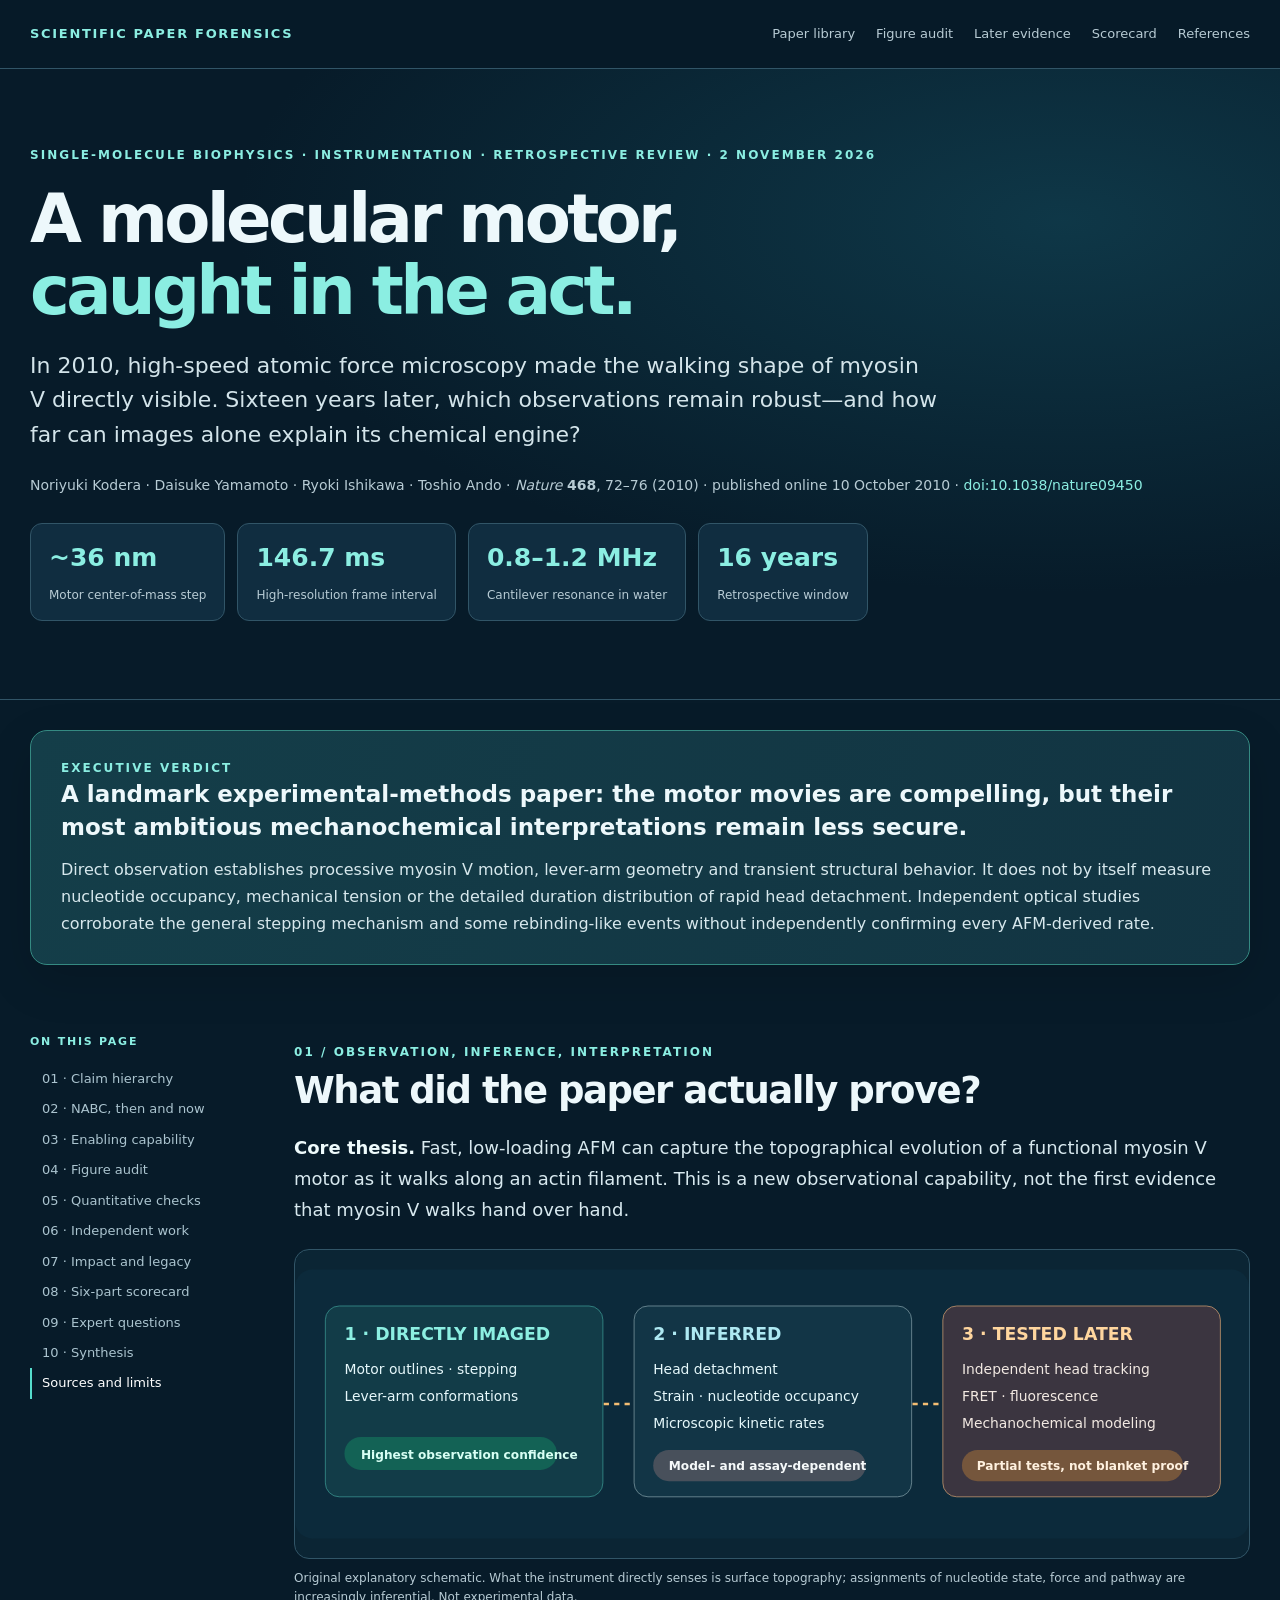
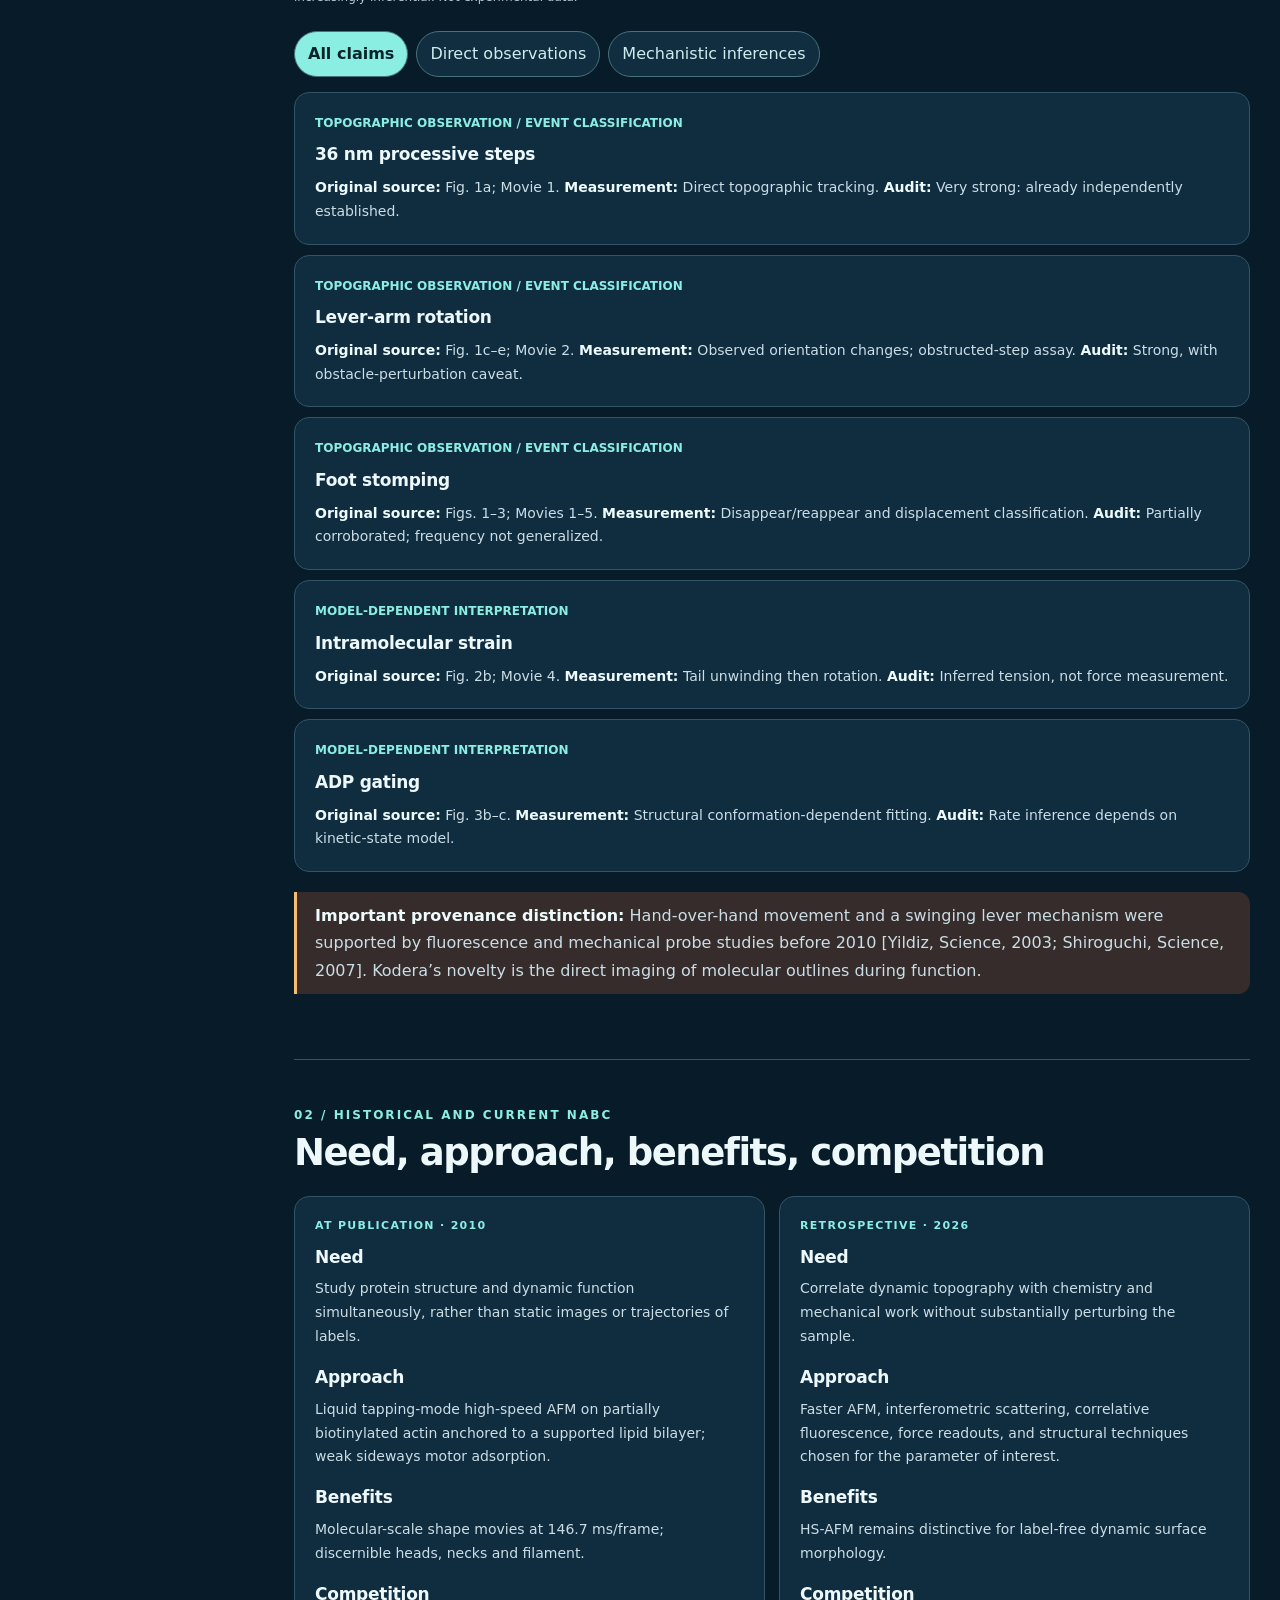
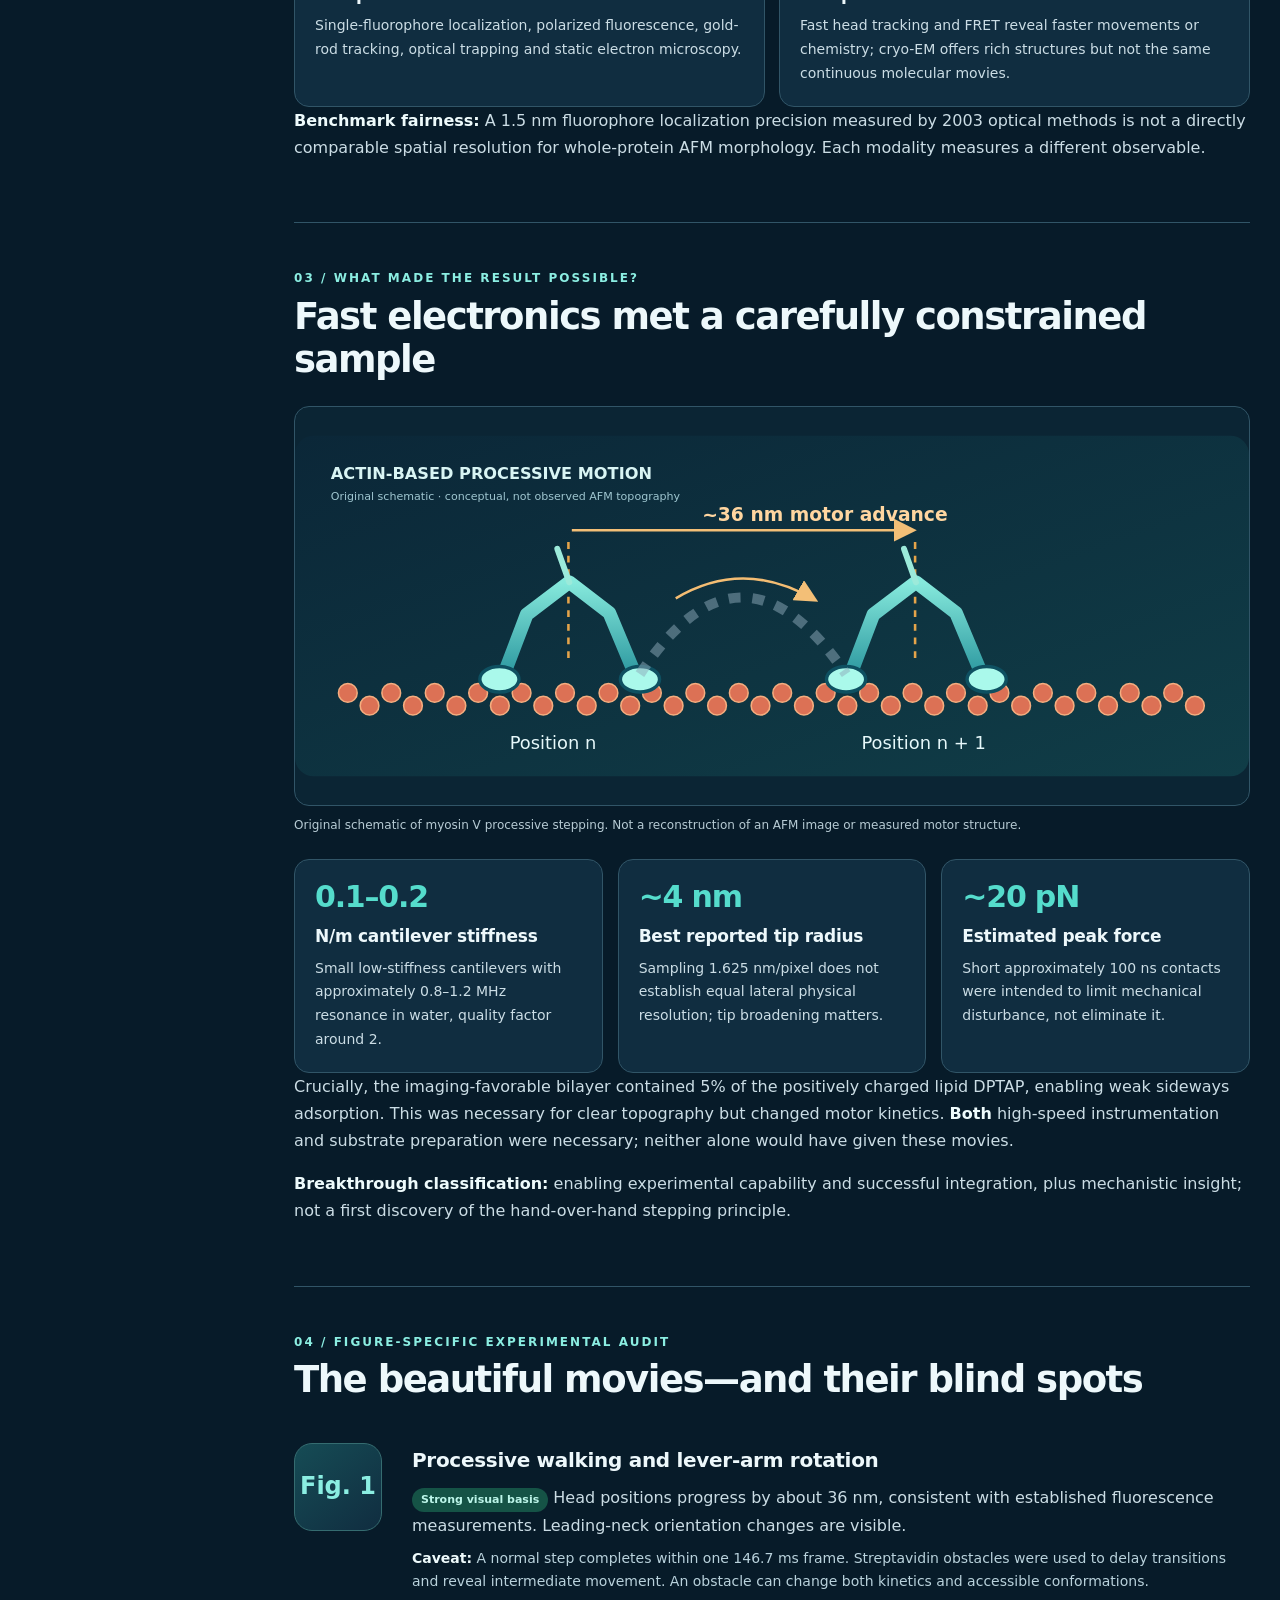
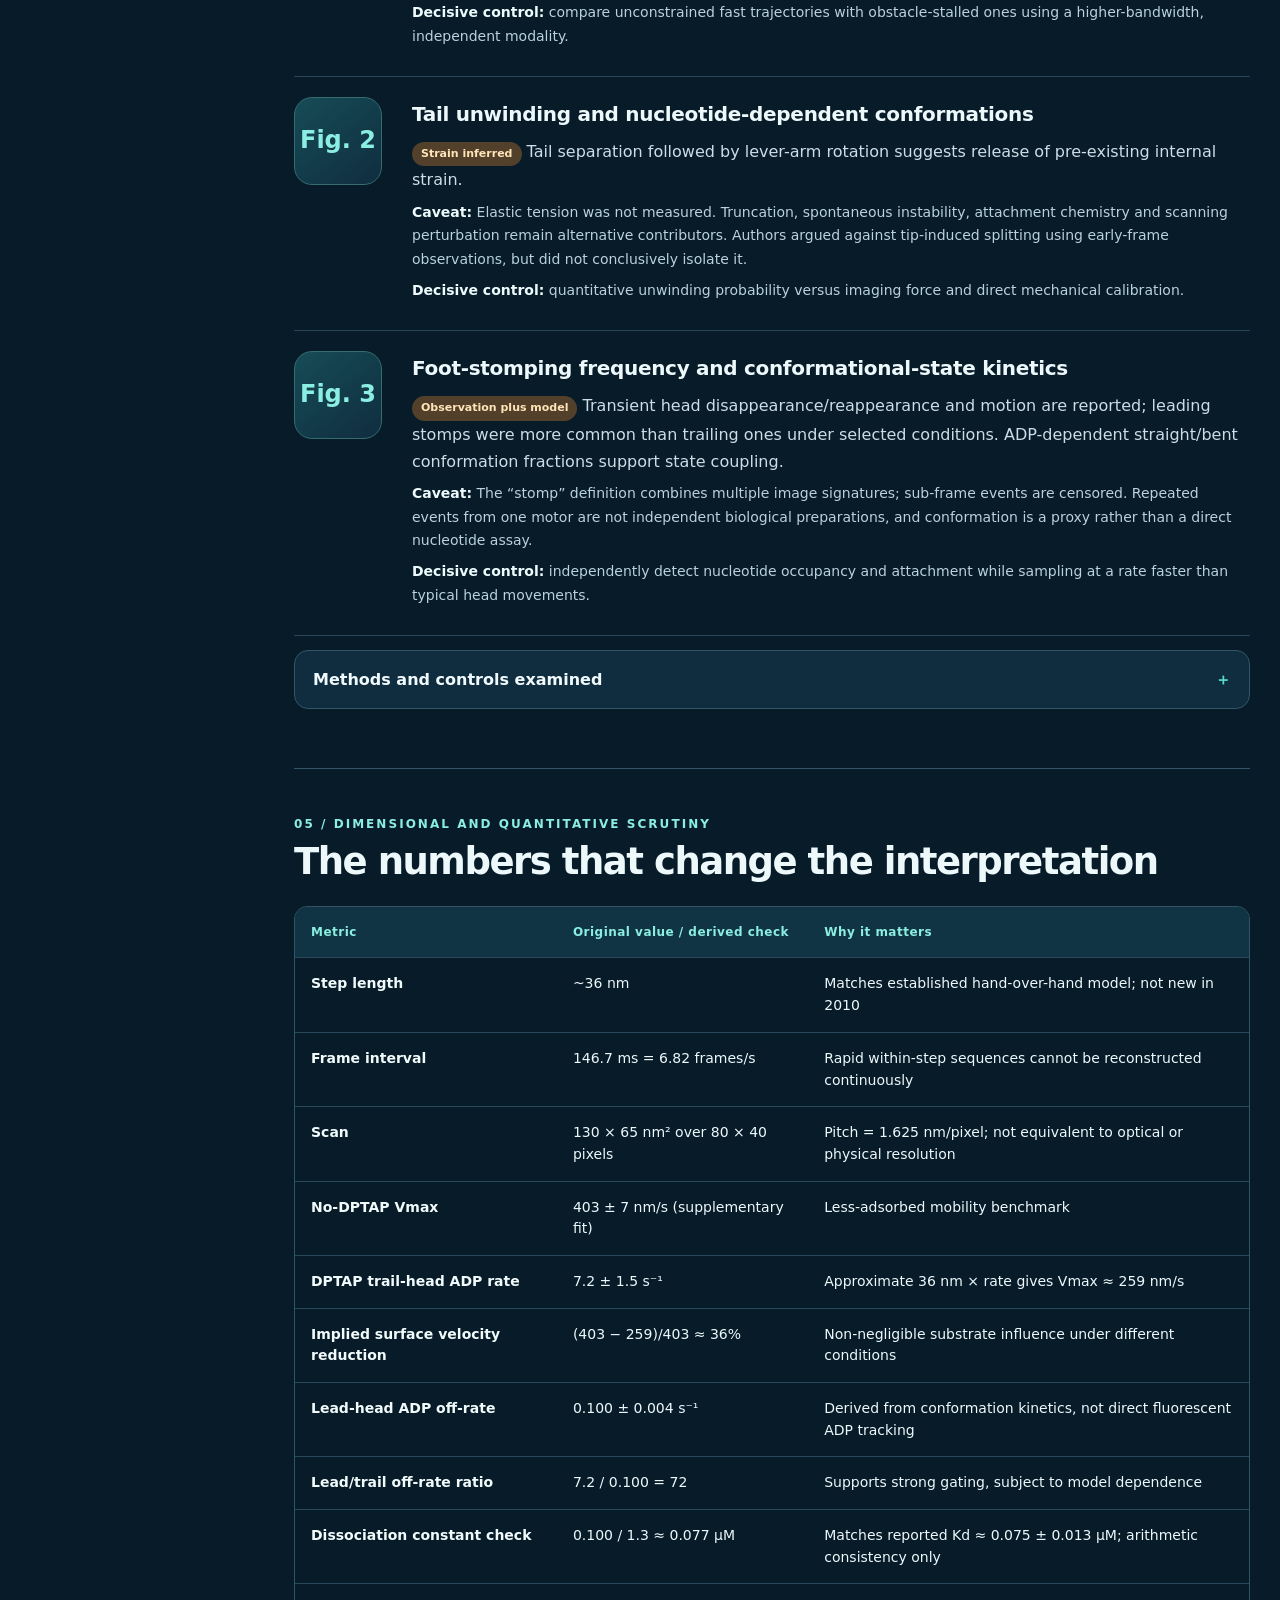
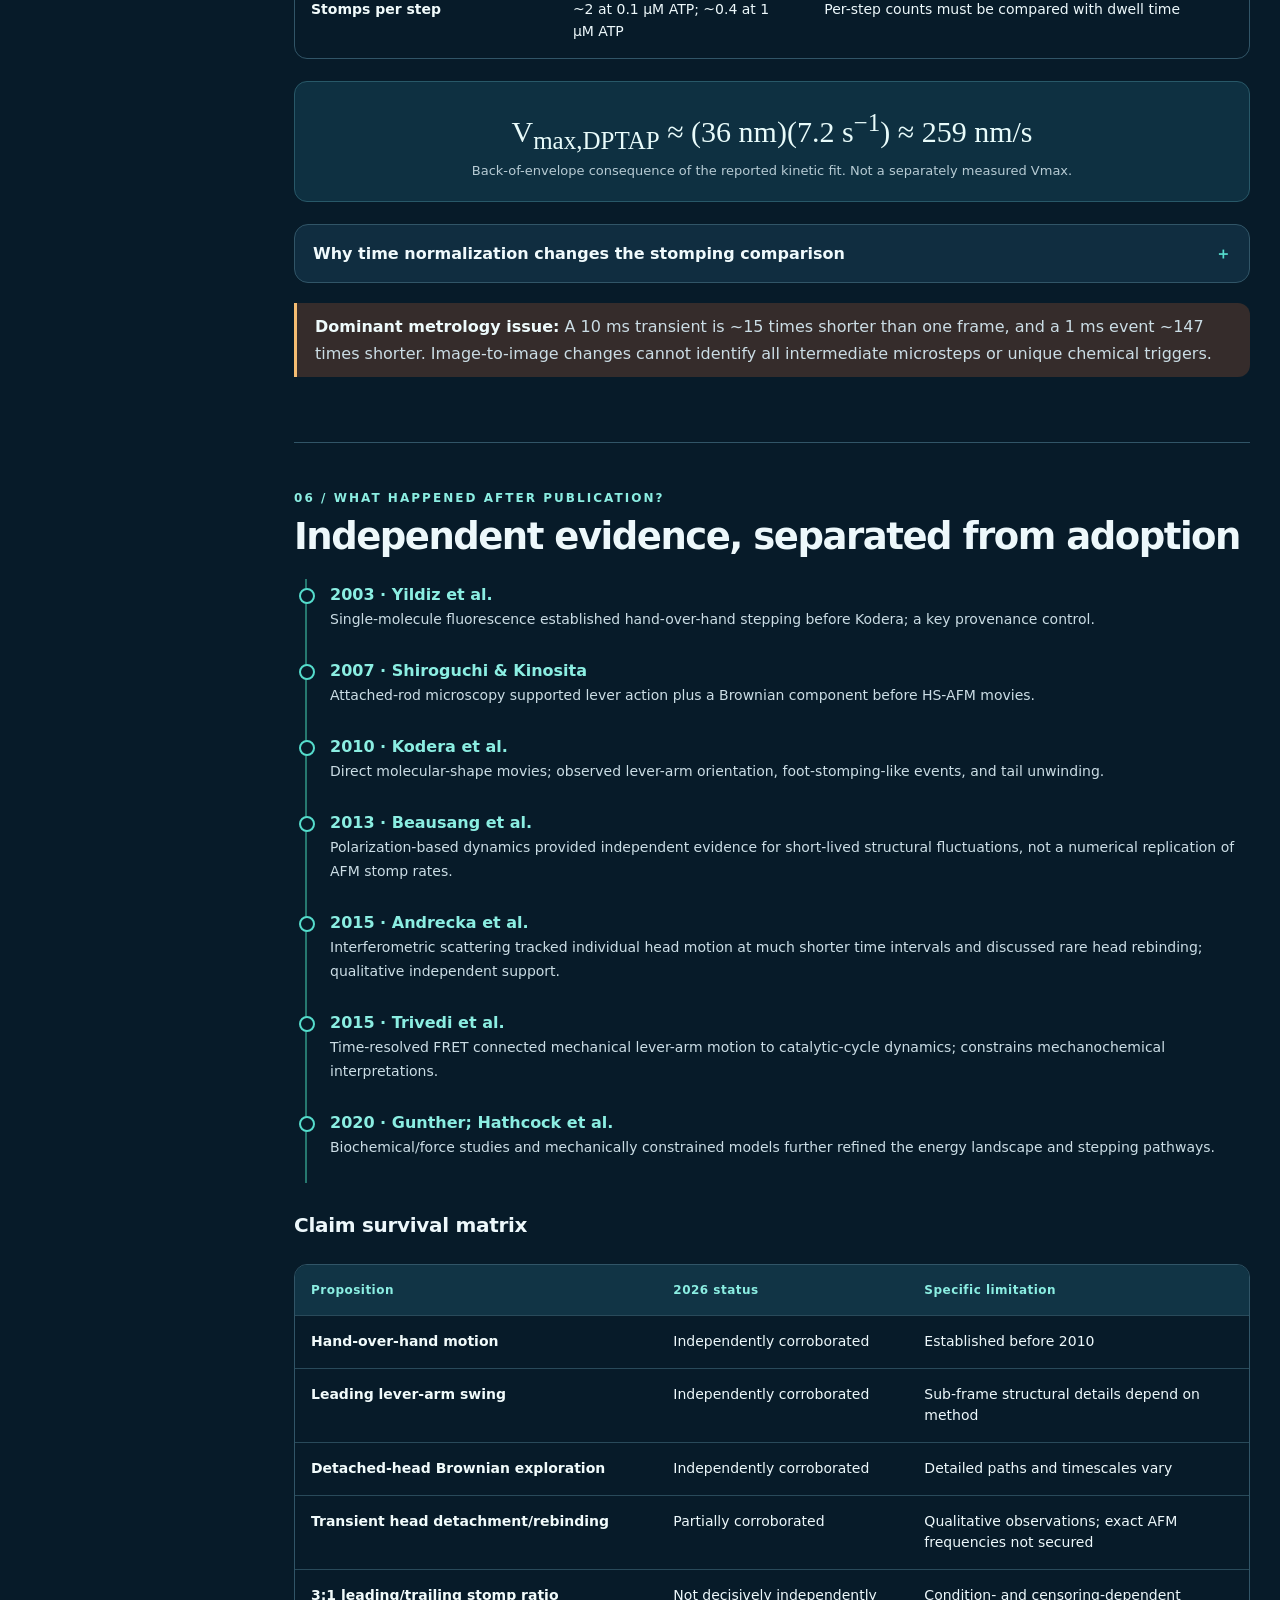
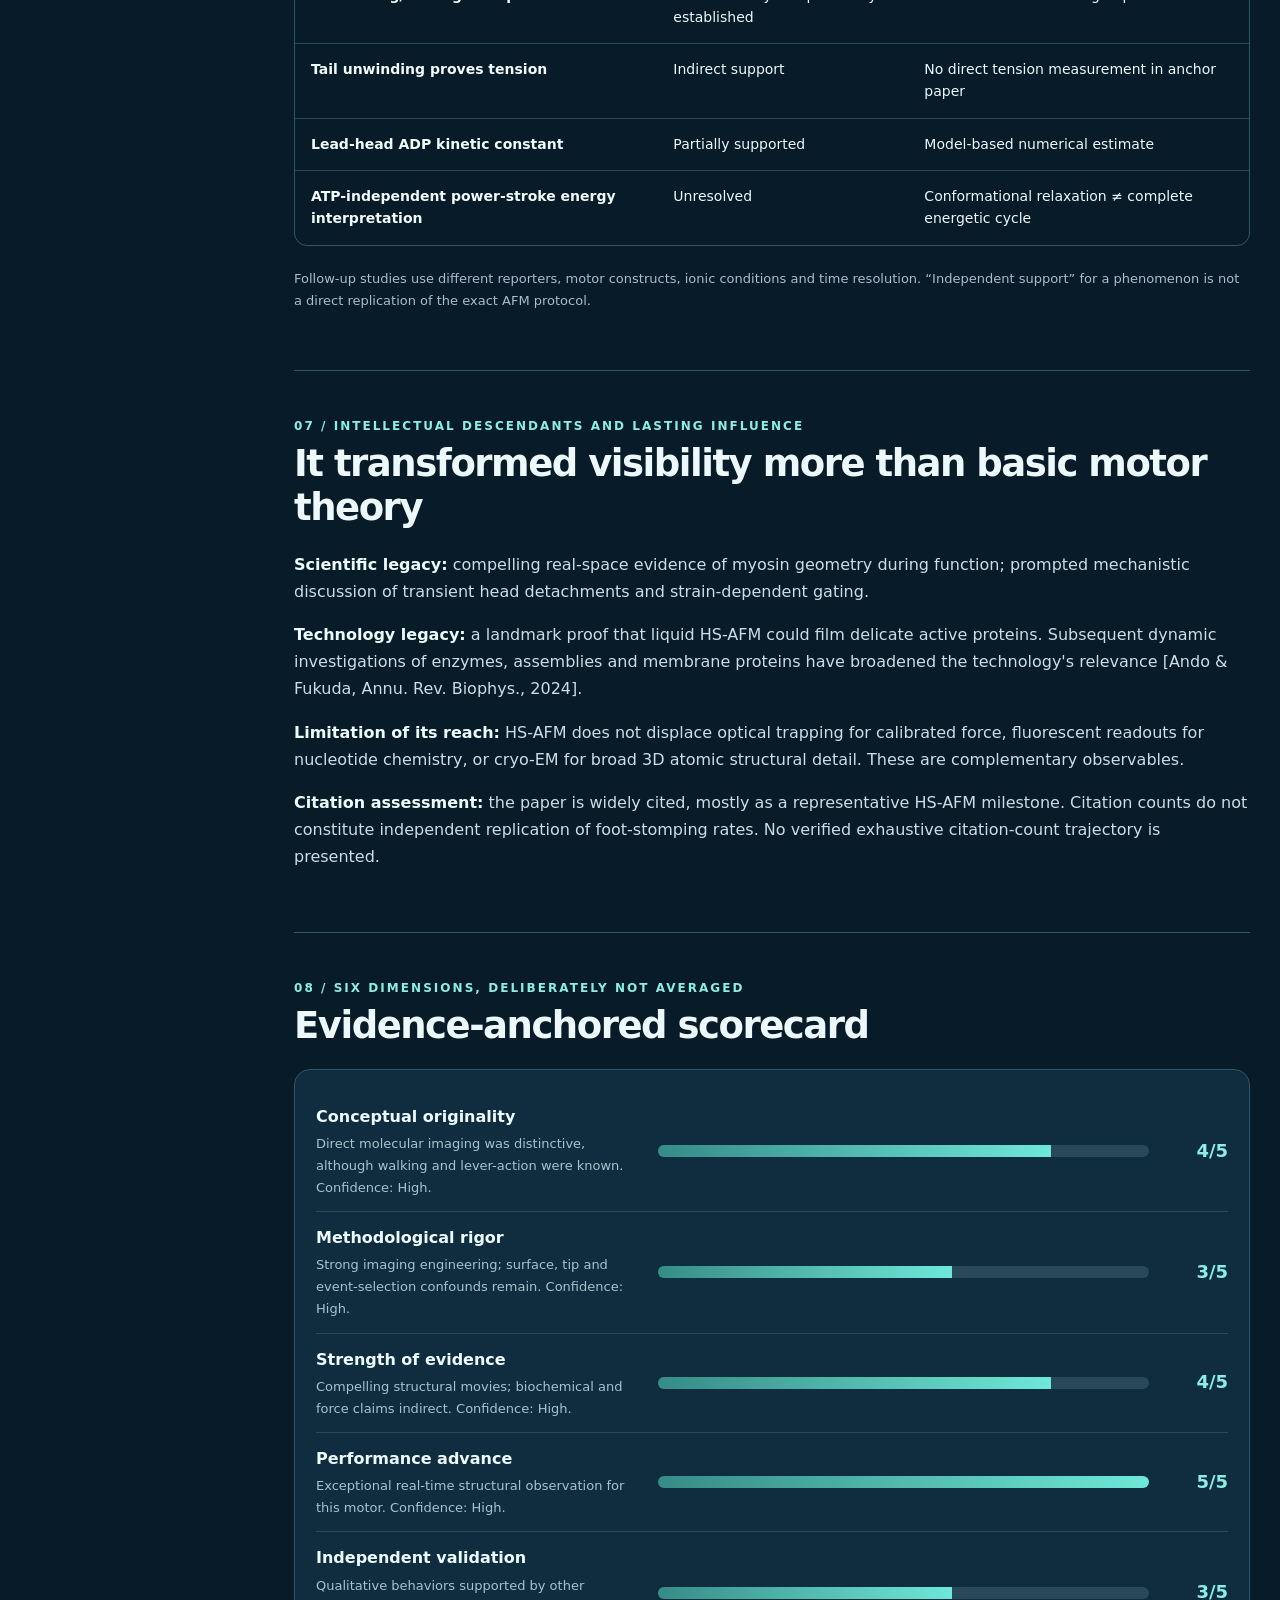
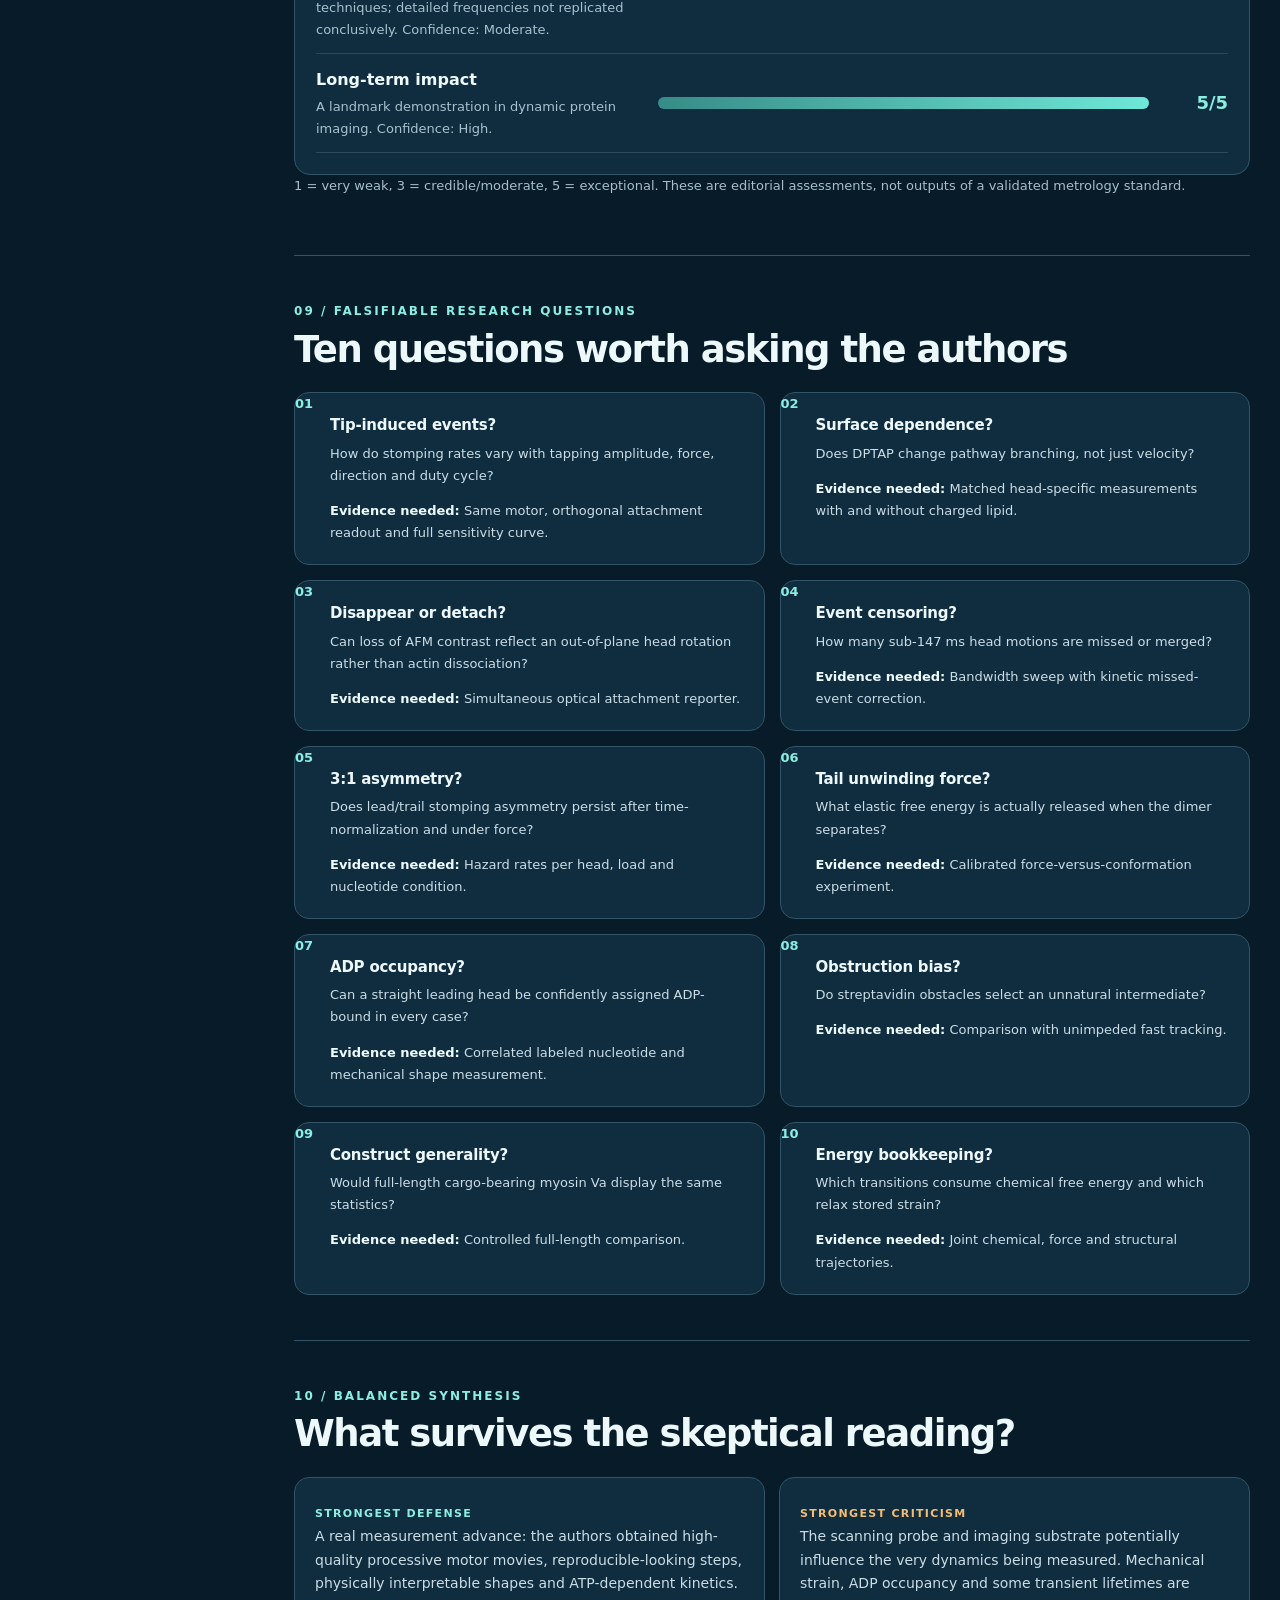
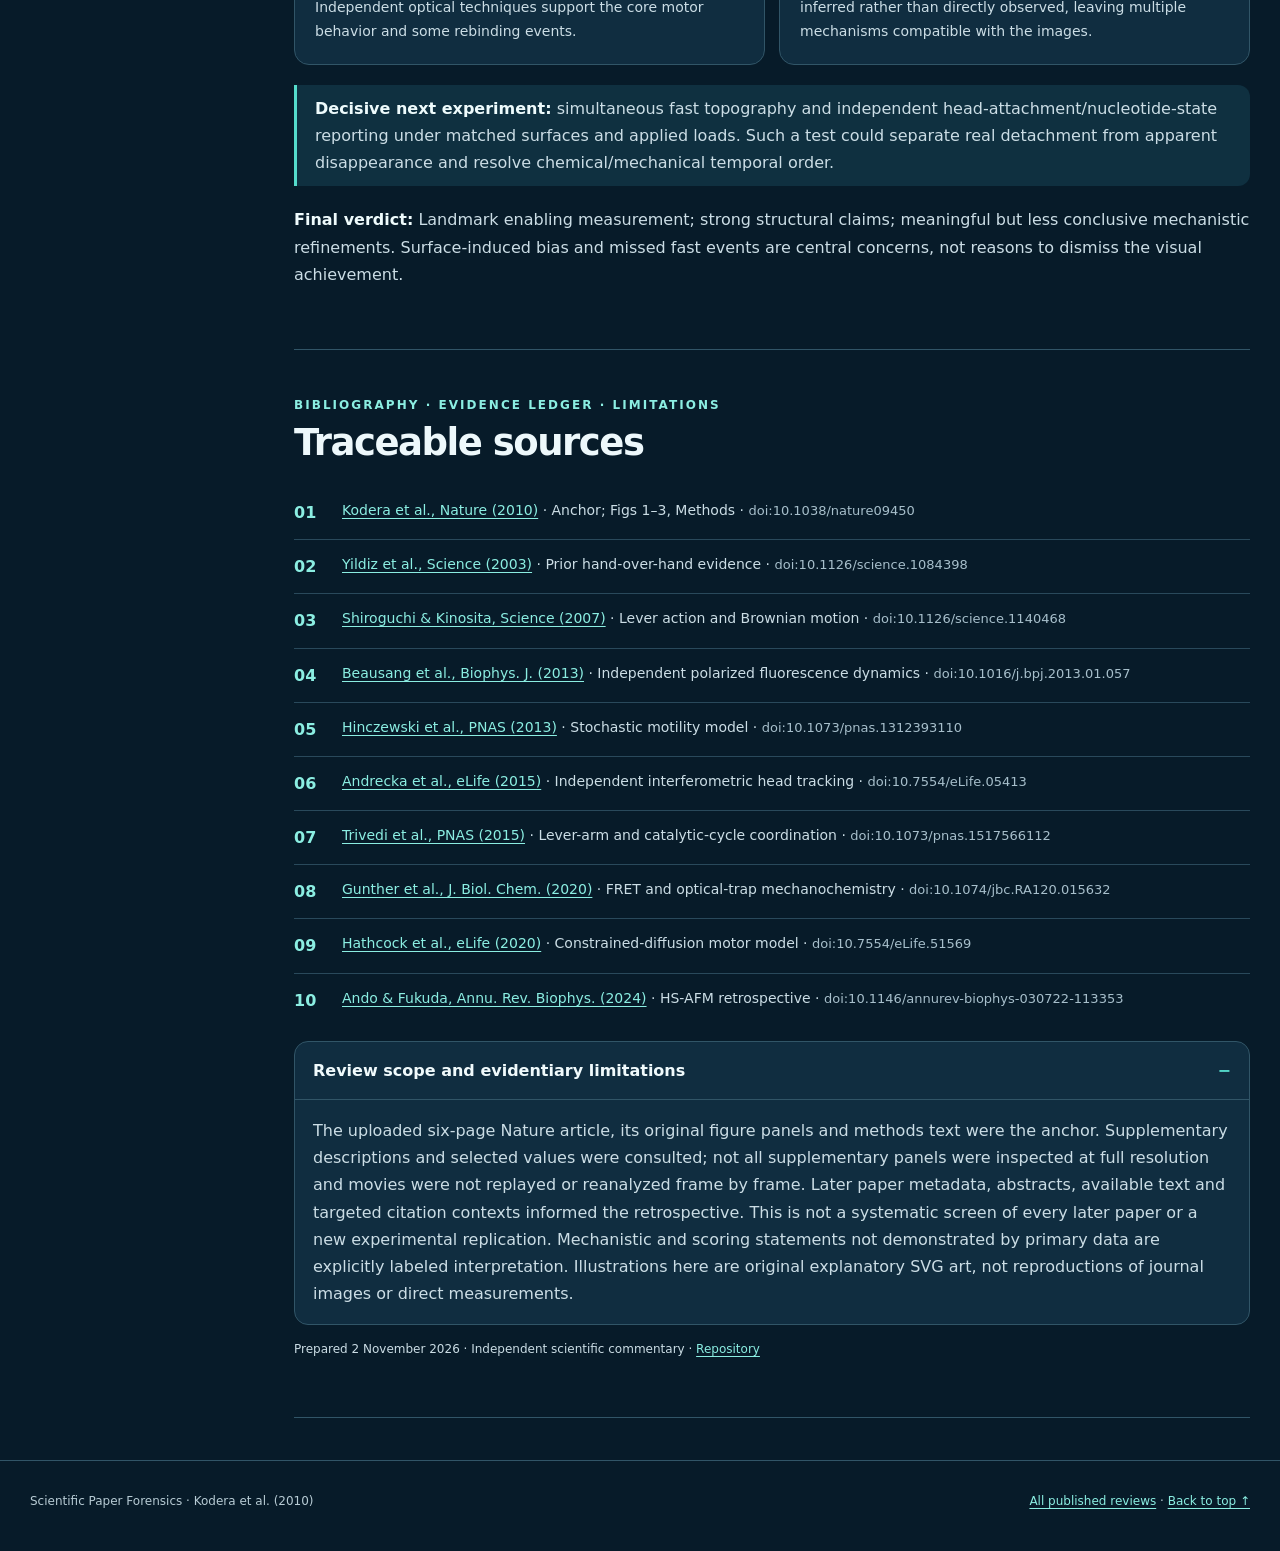
<file: papers/kodera-2010-myosin-v-afm/index.html>
<!doctype html><html lang="en"><head><meta charset="utf-8"><meta name="viewport" content="width=device-width,initial-scale=1"><meta name="theme-color" content="#071b29"><meta name="description" content="Figure-level scientific audit and retrospective of Kodera et al. (2010): high-speed AFM movies of walking myosin V, physics, controls, independent validations and remaining uncertainties."><meta property="og:title" content="Walking myosin V, filmed — Scientific Paper Forensics"><link rel="canonical" href="https://profdanger.github.io/paper_forensics/papers/kodera-2010-myosin-v-afm/"><link rel="stylesheet" href="../../assets/shared/site.css"><title>Kodera et al. 2010 · Walking Myosin V by HS-AFM | Paper Forensics</title><style>.mini-kpis{display:flex;flex-wrap:wrap;gap:12px;margin:25px 0}.mini-kpi{border:1px solid var(--line);background:var(--card);padding:13px 18px;border-radius:12px;min-width:155px}.mini-kpi b{display:block;font-size:25px;color:var(--teal2)}.mini-kpi span{font-size:12px;color:var(--muted)}.figure-panel{margin:24px 0}.figure-panel img{width:100%;display:block;background:#0b2534;border:1px solid var(--line);border-radius:15px}.figure-panel figcaption{line-height:1.6}.pill{border-radius:99px;display:inline-block;padding:3px 9px;font-size:11px;font-weight:800;background:#155346;color:#bcf5e9}.pill.caution{background:#53402b;color:#ffe4b8}.pill.gray{background:#334656;color:#e6eef3}.head-to-head{display:grid;grid-template-columns:1fr 1fr;gap:14px}.evidence-filters{display:flex;gap:8px;flex-wrap:wrap;margin:15px 0}.evidence-filters button{padding:8px 13px;border:1px solid #47727d;border-radius:30px;color:#ccedf0;background:#102e40;cursor:pointer}.evidence-filters button[aria-pressed=true]{color:#05242a;background:var(--teal2);font-weight:800}.claim-list .card{margin:10px 0}.claim-list .card h3{margin:7px 0}.claim-list .card[hidden]{display:none}.source-class{font-size:12px;color:var(--teal2);text-transform:uppercase;font-weight:800}.reading-note{font-size:13px;color:#9fbecd}.refs a{overflow-wrap:anywhere}.data-table td{line-height:1.55}.question h3{margin:0 0 4px;font-size:15px}.mobile-expand{margin-top:8px}.print-note{font-size:12px;color:#aac7cf}@media(max-width:650px){.head-to-head{grid-template-columns:1fr}.mini-kpi{flex:1 1 140px}}@media(prefers-reduced-motion:reduce){html{scroll-behavior:auto}}</style></head><body id="top"><nav class="site-nav"><div class="shell"><a class="brand" href="../../">Scientific Paper Forensics</a><div class="nav-links"><a href="../../">Paper library</a><a href="#figures">Figure audit</a><a href="#followup">Later evidence</a><a href="#scores">Scorecard</a><a href="#sources">References</a></div></div></nav>
<header class="hero"><div class="shell"><div class="kicker">Single-molecule biophysics · Instrumentation · Retrospective review · 2 November 2026</div><h1>A molecular motor,<br><em>caught in the act.</em></h1><p class="lede">In 2010, high-speed atomic force microscopy made the walking shape of myosin V directly visible. Sixteen years later, which observations remain robust—and how far can images alone explain its chemical engine?</p><p class="cite-line">Noriyuki Kodera · Daisuke Yamamoto · Ryoki Ishikawa · Toshio Ando · <em>Nature</em> <strong>468</strong>, 72–76 (2010) · published online 10 October 2010 · <a href="https://doi.org/10.1038/nature09450">doi:10.1038/nature09450</a></p><div class="mini-kpis"><div class="mini-kpi"><b>~36 nm</b><span>Motor center-of-mass step</span></div><div class="mini-kpi"><b>146.7 ms</b><span>High-resolution frame interval</span></div><div class="mini-kpi"><b>0.8–1.2 MHz</b><span>Cantilever resonance in water</span></div><div class="mini-kpi"><b>16 years</b><span>Retrospective window</span></div></div></div></header>
<main class="shell"><aside id="verdict" class="verdict"><div class="eyebrow">Executive verdict</div><strong>A landmark experimental-methods paper: the motor movies are compelling, but their most ambitious mechanochemical interpretations remain less secure.</strong><p>Direct observation establishes processive myosin V motion, lever-arm geometry and transient structural behavior. It does not by itself measure nucleotide occupancy, mechanical tension or the detailed duration distribution of rapid head detachment. Independent optical studies corroborate the general stepping mechanism and some rebinding-like events without independently confirming every AFM-derived rate.</p></aside><div class="review-layout"><aside class="toc" aria-label="Review sections"><div class="toc-label">On this page</div><a href="#claims">01 · Claim hierarchy</a><a href="#nabc">02 · NABC, then and now</a><a href="#engineering">03 · Enabling capability</a><a href="#figures">04 · Figure audit</a><a href="#numbers">05 · Quantitative checks</a><a href="#followup">06 · Independent work</a><a href="#legacy">07 · Impact and legacy</a><a href="#scores">08 · Six-part scorecard</a><a href="#questions">09 · Expert questions</a><a href="#conclusion">10 · Synthesis</a><a href="#sources">Sources and limits</a></aside><article class="review-content">
<section id="claims"><div class="eyebrow">01 / Observation, inference, interpretation</div><h2>What did the paper actually prove?</h2><p class="intro"><strong>Core thesis.</strong> Fast, low-loading AFM can capture the topographical evolution of a functional myosin V motor as it walks along an actin filament. This is a new observational capability, not the first evidence that myosin V walks hand over hand.</p><figure class="figure-panel"><img src="assets/evidence-ladder.svg" width="1100" height="310" alt="Original conceptual evidence ladder from surface shape to observed configurations, then inferred nucleotide chemistry and strain"><figcaption>Original explanatory schematic. What the instrument directly senses is surface topography; assignments of nucleotide state, force and pathway are increasingly inferential. Not experimental data.</figcaption></figure><div class="evidence-filters" role="group" aria-label="Filter claim map"><button type="button" data-level="all" aria-pressed="true">All claims</button><button type="button" data-level="direct" aria-pressed="false">Direct observations</button><button type="button" data-level="inferred" aria-pressed="false">Mechanistic inferences</button></div><div class="claim-list"><article class="card" data-level="direct"><div class="source-class">Topographic observation / event classification</div><h3>36 nm processive steps</h3><p><strong>Original source:</strong> Fig. 1a; Movie 1. <strong>Measurement:</strong> Direct topographic tracking. <strong>Audit:</strong> Very strong: already independently established.</p></article><article class="card" data-level="direct"><div class="source-class">Topographic observation / event classification</div><h3>Lever-arm rotation</h3><p><strong>Original source:</strong> Fig. 1c–e; Movie 2. <strong>Measurement:</strong> Observed orientation changes; obstructed-step assay. <strong>Audit:</strong> Strong, with obstacle-perturbation caveat.</p></article><article class="card" data-level="direct"><div class="source-class">Topographic observation / event classification</div><h3>Foot stomping</h3><p><strong>Original source:</strong> Figs. 1–3; Movies 1–5. <strong>Measurement:</strong> Disappear/reappear and displacement classification. <strong>Audit:</strong> Partially corroborated; frequency not generalized.</p></article><article class="card" data-level="inferred"><div class="source-class">Model-dependent interpretation</div><h3>Intramolecular strain</h3><p><strong>Original source:</strong> Fig. 2b; Movie 4. <strong>Measurement:</strong> Tail unwinding then rotation. <strong>Audit:</strong> Inferred tension, not force measurement.</p></article><article class="card" data-level="inferred"><div class="source-class">Model-dependent interpretation</div><h3>ADP gating</h3><p><strong>Original source:</strong> Fig. 3b–c. <strong>Measurement:</strong> Structural conformation-dependent fitting. <strong>Audit:</strong> Rate inference depends on kinetic-state model.</p></article></div><div class="note warning"><p><strong>Important provenance distinction:</strong> Hand-over-hand movement and a swinging lever mechanism were supported by fluorescence and mechanical probe studies before 2010 [Yildiz, Science, 2003; Shiroguchi, Science, 2007]. Kodera’s novelty is the direct imaging of molecular outlines during function.</p></div></section>
<section id="nabc"><div class="eyebrow">02 / Historical and current NABC</div><h2>Need, approach, benefits, competition</h2><div class="head-to-head"><article class="card"><div class="status">At publication · 2010</div><h3>Need</h3><p>Study protein structure and dynamic function simultaneously, rather than static images or trajectories of labels.</p><h3>Approach</h3><p>Liquid tapping-mode high-speed AFM on partially biotinylated actin anchored to a supported lipid bilayer; weak sideways motor adsorption.</p><h3>Benefits</h3><p>Molecular-scale shape movies at 146.7 ms/frame; discernible heads, necks and filament.</p><h3>Competition</h3><p>Single-fluorophore localization, polarized fluorescence, gold-rod tracking, optical trapping and static electron microscopy.</p></article><article class="card"><div class="status">Retrospective · 2026</div><h3>Need</h3><p>Correlate dynamic topography with chemistry and mechanical work without substantially perturbing the sample.</p><h3>Approach</h3><p>Faster AFM, interferometric scattering, correlative fluorescence, force readouts, and structural techniques chosen for the parameter of interest.</p><h3>Benefits</h3><p>HS-AFM remains distinctive for label-free dynamic surface morphology.</p><h3>Competition</h3><p>Fast head tracking and FRET reveal faster movements or chemistry; cryo-EM offers rich structures but not the same continuous molecular movies.</p></article></div><p><strong>Benchmark fairness:</strong> A 1.5 nm fluorophore localization precision measured by 2003 optical methods is not a directly comparable spatial resolution for whole-protein AFM morphology. Each modality measures a different observable.</p></section>
<section id="engineering"><div class="eyebrow">03 / What made the result possible?</div><h2>Fast electronics met a carefully constrained sample</h2><figure class="figure-panel"><img src="assets/motor-walk.svg" width="1120" height="400" alt="Original explanatory illustration of the 36 nm step of a two-headed myosin on actin"><figcaption>Original schematic of myosin V processive stepping. Not a reconstruction of an AFM image or measured motor structure.</figcaption></figure><div class="grid cols3"><article class="card"><div class="metric">0.1–0.2</div><h3>N/m cantilever stiffness</h3><p>Small low-stiffness cantilevers with approximately 0.8–1.2 MHz resonance in water, quality factor around 2.</p></article><article class="card"><div class="metric">~4 nm</div><h3>Best reported tip radius</h3><p>Sampling 1.625 nm/pixel does not establish equal lateral physical resolution; tip broadening matters.</p></article><article class="card"><div class="metric">~20 pN</div><h3>Estimated peak force</h3><p>Short approximately 100 ns contacts were intended to limit mechanical disturbance, not eliminate it.</p></article></div><p>Crucially, the imaging-favorable bilayer contained 5% of the positively charged lipid DPTAP, enabling weak sideways adsorption. This was necessary for clear topography but changed motor kinetics. <strong>Both</strong> high-speed instrumentation and substrate preparation were necessary; neither alone would have given these movies.</p><p><strong>Breakthrough classification:</strong> enabling experimental capability and successful integration, plus mechanistic insight; not a first discovery of the hand-over-hand stepping principle.</p></section>
<section id="figures"><div class="eyebrow">04 / Figure-specific experimental audit</div><h2>The beautiful movies—and their blind spots</h2><div class="fig-audit"><div class="fig-number">Fig. 1</div><div><h3>Processive walking and lever-arm rotation</h3><p><span class="pill">Strong visual basis</span> Head positions progress by about 36 nm, consistent with established fluorescence measurements. Leading-neck orientation changes are visible.</p><p class="detail"><strong>Caveat:</strong> A normal step completes within one 146.7 ms frame. Streptavidin obstacles were used to delay transitions and reveal intermediate movement. An obstacle can change both kinetics and accessible conformations.</p><p class="detail"><strong>Decisive control:</strong> compare unconstrained fast trajectories with obstacle-stalled ones using a higher-bandwidth, independent modality.</p></div></div><div class="fig-audit"><div class="fig-number">Fig. 2</div><div><h3>Tail unwinding and nucleotide-dependent conformations</h3><p><span class="pill caution">Strain inferred</span> Tail separation followed by lever-arm rotation suggests release of pre-existing internal strain.</p><p class="detail"><strong>Caveat:</strong> Elastic tension was not measured. Truncation, spontaneous instability, attachment chemistry and scanning perturbation remain alternative contributors. Authors argued against tip-induced splitting using early-frame observations, but did not conclusively isolate it.</p><p class="detail"><strong>Decisive control:</strong> quantitative unwinding probability versus imaging force and direct mechanical calibration.</p></div></div><div class="fig-audit"><div class="fig-number">Fig. 3</div><div><h3>Foot-stomping frequency and conformational-state kinetics</h3><p><span class="pill caution">Observation plus model</span> Transient head disappearance/reappearance and motion are reported; leading stomps were more common than trailing ones under selected conditions. ADP-dependent straight/bent conformation fractions support state coupling.</p><p class="detail"><strong>Caveat:</strong> The “stomp” definition combines multiple image signatures; sub-frame events are censored. Repeated events from one motor are not independent biological preparations, and conformation is a proxy rather than a direct nucleotide assay.</p><p class="detail"><strong>Decisive control:</strong> independently detect nucleotide occupancy and attachment while sampling at a rate faster than typical head movements.</p></div></div><details class="expand"><summary>Methods and controls examined</summary><div class="inside"><p>Chick-brain M5-HMM, phalloidin-stabilized partially biotinylated actin, streptavidin anchoring, lipid bilayers containing DPTAP, tapping-mode high-speed AFM, Gaussian and flattening filters, and head-center-of-mass tracking. Scan regions were often manually repositioned to follow long runs. Original Methods, page 6. The supplementary movies were not independently replayed for this retrospective; the paper's figures and methods descriptions were examined.</p></div></details></section>
<section id="numbers"><div class="eyebrow">05 / Dimensional and quantitative scrutiny</div><h2>The numbers that change the interpretation</h2><div class="table-scroller"><table class="data-table"><thead><tr><th>Metric</th><th>Original value / derived check</th><th>Why it matters</th></tr></thead><tbody><tr><td>Step length</td><td>~36 nm</td><td>Matches established hand-over-hand model; not new in 2010</td></tr><tr><td>Frame interval</td><td>146.7 ms = 6.82 frames/s</td><td>Rapid within-step sequences cannot be reconstructed continuously</td></tr><tr><td>Scan</td><td>130 × 65 nm² over 80 × 40 pixels</td><td>Pitch = 1.625 nm/pixel; not equivalent to optical or physical resolution</td></tr><tr><td>No-DPTAP Vmax</td><td>403 ± 7 nm/s (supplementary fit)</td><td>Less-adsorbed mobility benchmark</td></tr><tr><td>DPTAP trail-head ADP rate</td><td>7.2 ± 1.5 s⁻¹</td><td>Approximate 36 nm × rate gives Vmax ≈ 259 nm/s</td></tr><tr><td>Implied surface velocity reduction</td><td>(403 − 259)/403 ≈ 36%</td><td>Non-negligible substrate influence under different conditions</td></tr><tr><td>Lead-head ADP off-rate</td><td>0.100 ± 0.004 s⁻¹</td><td>Derived from conformation kinetics, not direct fluorescent ADP tracking</td></tr><tr><td>Lead/trail off-rate ratio</td><td>7.2 / 0.100 = 72</td><td>Supports strong gating, subject to model dependence</td></tr><tr><td>Dissociation constant check</td><td>0.100 / 1.3 ≈ 0.077 µM</td><td>Matches reported Kd ≈ 0.075 ± 0.013 µM; arithmetic consistency only</td></tr><tr><td>Stomps per step</td><td>~2 at 0.1 µM ATP; ~0.4 at 1 µM ATP</td><td>Per-step counts must be compared with dwell time</td></tr></tbody></table></div><div class="math">V<sub>max,DPTAP</sub> ≈ (36 nm)(7.2 s<sup>−1</sup>) ≈ 259 nm/s<br><small>Back-of-envelope consequence of the reported kinetic fit. Not a separately measured Vmax.</small></div><details class="expand"><summary>Why time normalization changes the stomping comparison</summary><div class="inside"><p>With the authors' simplified ATP-dependent dwell model (k₁ ≈ 0.9 µM⁻¹s⁻¹ and k₂ ≈ 7.2 s⁻¹), mean dwell ≈ 1/(k₁[ATP]) + 1/k₂. At 0.1 µM ATP: ~11.25 s per step; at 1 µM: ~1.25 s per step. Approximate leading stomp rates are then 2/11.25 ≈ 0.18 s⁻¹ and 0.4/1.25 ≈ 0.32 s⁻¹, respectively. These are illustrative model-derived estimates, not published event-rate estimates with uncertainty. Missed-event corrections and state occupancy remain essential.</p></div></details><div class="note warning"><p><strong>Dominant metrology issue:</strong> A 10 ms transient is ~15 times shorter than one frame, and a 1 ms event ~147 times shorter. Image-to-image changes cannot identify all intermediate microsteps or unique chemical triggers.</p></div></section>
<section id="followup"><div class="eyebrow">06 / What happened after publication?</div><h2>Independent evidence, separated from adoption</h2><div class="timeline"><article><time>2003 · Yildiz et al.</time><p>Single-molecule fluorescence established hand-over-hand stepping before Kodera; a key provenance control.</p></article><article><time>2007 · Shiroguchi &amp; Kinosita</time><p>Attached-rod microscopy supported lever action plus a Brownian component before HS-AFM movies.</p></article><article><time>2010 · Kodera et al.</time><p>Direct molecular-shape movies; observed lever-arm orientation, foot-stomping-like events, and tail unwinding.</p></article><article><time>2013 · Beausang et al.</time><p>Polarization-based dynamics provided independent evidence for short-lived structural fluctuations, not a numerical replication of AFM stomp rates.</p></article><article><time>2015 · Andrecka et al.</time><p>Interferometric scattering tracked individual head motion at much shorter time intervals and discussed rare head rebinding; qualitative independent support.</p></article><article><time>2015 · Trivedi et al.</time><p>Time-resolved FRET connected mechanical lever-arm motion to catalytic-cycle dynamics; constrains mechanochemical interpretations.</p></article><article><time>2020 · Gunther; Hathcock et al.</time><p>Biochemical/force studies and mechanically constrained models further refined the energy landscape and stepping pathways.</p></article></div><h3>Claim survival matrix</h3><div class="table-scroller"><table class="data-table"><thead><tr><th>Proposition</th><th>2026 status</th><th>Specific limitation</th></tr></thead><tbody><tr><td>Hand-over-hand motion</td><td>Independently corroborated</td><td>Established before 2010</td></tr><tr><td>Leading lever-arm swing</td><td>Independently corroborated</td><td>Sub-frame structural details depend on method</td></tr><tr><td>Detached-head Brownian exploration</td><td>Independently corroborated</td><td>Detailed paths and timescales vary</td></tr><tr><td>Transient head detachment/rebinding</td><td>Partially corroborated</td><td>Qualitative observations; exact AFM frequencies not secured</td></tr><tr><td>3:1 leading/trailing stomp ratio</td><td>Not decisively independently established</td><td>Condition- and censoring-dependent</td></tr><tr><td>Tail unwinding proves tension</td><td>Indirect support</td><td>No direct tension measurement in anchor paper</td></tr><tr><td>Lead-head ADP kinetic constant</td><td>Partially supported</td><td>Model-based numerical estimate</td></tr><tr><td>ATP-independent power-stroke energy interpretation</td><td>Unresolved</td><td>Conformational relaxation ≠ complete energetic cycle</td></tr></tbody></table></div><p class="fineprint">Follow-up studies use different reporters, motor constructs, ionic conditions and time resolution. “Independent support” for a phenomenon is not a direct replication of the exact AFM protocol.</p></section>
<section id="legacy"><div class="eyebrow">07 / Intellectual descendants and lasting influence</div><h2>It transformed visibility more than basic motor theory</h2><p><strong>Scientific legacy:</strong> compelling real-space evidence of myosin geometry during function; prompted mechanistic discussion of transient head detachments and strain-dependent gating.</p><p><strong>Technology legacy:</strong> a landmark proof that liquid HS-AFM could film delicate active proteins. Subsequent dynamic investigations of enzymes, assemblies and membrane proteins have broadened the technology's relevance [Ando & Fukuda, Annu. Rev. Biophys., 2024].</p><p><strong>Limitation of its reach:</strong> HS-AFM does not displace optical trapping for calibrated force, fluorescent readouts for nucleotide chemistry, or cryo-EM for broad 3D atomic structural detail. These are complementary observables.</p><p><strong>Citation assessment:</strong> the paper is widely cited, mostly as a representative HS-AFM milestone. Citation counts do not constitute independent replication of foot-stomping rates. No verified exhaustive citation-count trajectory is presented.</p></section>
<section id="scores"><div class="eyebrow">08 / Six dimensions, deliberately not averaged</div><h2>Evidence-anchored scorecard</h2><div class="score-block"><div class="score-row"><div class="label"><strong>Conceptual originality</strong><div class="score-explain">Direct molecular imaging was distinctive, although walking and lever-action were known. Confidence: High.</div></div><div class="track" aria-label="4 of 5"><div class="fill" style="--percent:80%"></div></div><div class="value">4/5</div></div><div class="score-row"><div class="label"><strong>Methodological rigor</strong><div class="score-explain">Strong imaging engineering; surface, tip and event-selection confounds remain. Confidence: High.</div></div><div class="track" aria-label="3 of 5"><div class="fill" style="--percent:60%"></div></div><div class="value">3/5</div></div><div class="score-row"><div class="label"><strong>Strength of evidence</strong><div class="score-explain">Compelling structural movies; biochemical and force claims indirect. Confidence: High.</div></div><div class="track" aria-label="4 of 5"><div class="fill" style="--percent:80%"></div></div><div class="value">4/5</div></div><div class="score-row"><div class="label"><strong>Performance advance</strong><div class="score-explain">Exceptional real-time structural observation for this motor. Confidence: High.</div></div><div class="track" aria-label="5 of 5"><div class="fill" style="--percent:100%"></div></div><div class="value">5/5</div></div><div class="score-row"><div class="label"><strong>Independent validation</strong><div class="score-explain">Qualitative behaviors supported by other techniques; detailed frequencies not replicated conclusively. Confidence: Moderate.</div></div><div class="track" aria-label="3 of 5"><div class="fill" style="--percent:60%"></div></div><div class="value">3/5</div></div><div class="score-row"><div class="label"><strong>Long-term impact</strong><div class="score-explain">A landmark demonstration in dynamic protein imaging. Confidence: High.</div></div><div class="track" aria-label="5 of 5"><div class="fill" style="--percent:100%"></div></div><div class="value">5/5</div></div></div><p class="fineprint">1 = very weak, 3 = credible/moderate, 5 = exceptional. These are editorial assessments, not outputs of a validated metrology standard.</p></section>
<section id="questions"><div class="eyebrow">09 / Falsifiable research questions</div><h2>Ten questions worth asking the authors</h2><div class="grid cols2 question-list"><article class="card question"><h3>Tip-induced events?</h3><p>How do stomping rates vary with tapping amplitude, force, direction and duty cycle?</p><p class="reading-note"><strong>Evidence needed:</strong> Same motor, orthogonal attachment readout and full sensitivity curve.</p></article><article class="card question"><h3>Surface dependence?</h3><p>Does DPTAP change pathway branching, not just velocity?</p><p class="reading-note"><strong>Evidence needed:</strong> Matched head-specific measurements with and without charged lipid.</p></article><article class="card question"><h3>Disappear or detach?</h3><p>Can loss of AFM contrast reflect an out-of-plane head rotation rather than actin dissociation?</p><p class="reading-note"><strong>Evidence needed:</strong> Simultaneous optical attachment reporter.</p></article><article class="card question"><h3>Event censoring?</h3><p>How many sub-147 ms head motions are missed or merged?</p><p class="reading-note"><strong>Evidence needed:</strong> Bandwidth sweep with kinetic missed-event correction.</p></article><article class="card question"><h3>3:1 asymmetry?</h3><p>Does lead/trail stomping asymmetry persist after time-normalization and under force?</p><p class="reading-note"><strong>Evidence needed:</strong> Hazard rates per head, load and nucleotide condition.</p></article><article class="card question"><h3>Tail unwinding force?</h3><p>What elastic free energy is actually released when the dimer separates?</p><p class="reading-note"><strong>Evidence needed:</strong> Calibrated force-versus-conformation experiment.</p></article><article class="card question"><h3>ADP occupancy?</h3><p>Can a straight leading head be confidently assigned ADP-bound in every case?</p><p class="reading-note"><strong>Evidence needed:</strong> Correlated labeled nucleotide and mechanical shape measurement.</p></article><article class="card question"><h3>Obstruction bias?</h3><p>Do streptavidin obstacles select an unnatural intermediate?</p><p class="reading-note"><strong>Evidence needed:</strong> Comparison with unimpeded fast tracking.</p></article><article class="card question"><h3>Construct generality?</h3><p>Would full-length cargo-bearing myosin Va display the same statistics?</p><p class="reading-note"><strong>Evidence needed:</strong> Controlled full-length comparison.</p></article><article class="card question"><h3>Energy bookkeeping?</h3><p>Which transitions consume chemical free energy and which relax stored strain?</p><p class="reading-note"><strong>Evidence needed:</strong> Joint chemical, force and structural trajectories.</p></article></div></section>
<section id="conclusion"><div class="eyebrow">10 / Balanced synthesis</div><h2>What survives the skeptical reading?</h2><div class="head-to-head"><article class="card"><span class="status">Strongest defense</span><p>A real measurement advance: the authors obtained high-quality processive motor movies, reproducible-looking steps, physically interpretable shapes and ATP-dependent kinetics. Independent optical techniques support the core motor behavior and some rebinding events.</p></article><article class="card"><span class="status warn">Strongest criticism</span><p>The scanning probe and imaging substrate potentially influence the very dynamics being measured. Mechanical strain, ADP occupancy and some transient lifetimes are inferred rather than directly observed, leaving multiple mechanisms compatible with the images.</p></article></div><div class="note"><p><strong>Decisive next experiment:</strong> simultaneous fast topography and independent head-attachment/nucleotide-state reporting under matched surfaces and applied loads. Such a test could separate real detachment from apparent disappearance and resolve chemical/mechanical temporal order.</p></div><p><strong>Final verdict:</strong> Landmark enabling measurement; strong structural claims; meaningful but less conclusive mechanistic refinements. Surface-induced bias and missed fast events are central concerns, not reasons to dismiss the visual achievement.</p></section>
<section id="sources"><div class="eyebrow">Bibliography · Evidence ledger · Limitations</div><h2>Traceable sources</h2><div class="refs"><div class="reference"><div class="num">01</div><div><p><a href="https://doi.org/10.1038/nature09450" target="_blank" rel="noopener">Kodera et al., Nature (2010)</a> · Anchor; Figs 1–3, Methods · <span class="fineprint">doi:10.1038/nature09450</span></p></div></div><div class="reference"><div class="num">02</div><div><p><a href="https://doi.org/10.1126/science.1084398" target="_blank" rel="noopener">Yildiz et al., Science (2003)</a> · Prior hand-over-hand evidence · <span class="fineprint">doi:10.1126/science.1084398</span></p></div></div><div class="reference"><div class="num">03</div><div><p><a href="https://doi.org/10.1126/science.1140468" target="_blank" rel="noopener">Shiroguchi &amp; Kinosita, Science (2007)</a> · Lever action and Brownian motion · <span class="fineprint">doi:10.1126/science.1140468</span></p></div></div><div class="reference"><div class="num">04</div><div><p><a href="https://doi.org/10.1016/j.bpj.2013.01.057" target="_blank" rel="noopener">Beausang et al., Biophys. J. (2013)</a> · Independent polarized fluorescence dynamics · <span class="fineprint">doi:10.1016/j.bpj.2013.01.057</span></p></div></div><div class="reference"><div class="num">05</div><div><p><a href="https://doi.org/10.1073/pnas.1312393110" target="_blank" rel="noopener">Hinczewski et al., PNAS (2013)</a> · Stochastic motility model · <span class="fineprint">doi:10.1073/pnas.1312393110</span></p></div></div><div class="reference"><div class="num">06</div><div><p><a href="https://doi.org/10.7554/eLife.05413" target="_blank" rel="noopener">Andrecka et al., eLife (2015)</a> · Independent interferometric head tracking · <span class="fineprint">doi:10.7554/eLife.05413</span></p></div></div><div class="reference"><div class="num">07</div><div><p><a href="https://doi.org/10.1073/pnas.1517566112" target="_blank" rel="noopener">Trivedi et al., PNAS (2015)</a> · Lever-arm and catalytic-cycle coordination · <span class="fineprint">doi:10.1073/pnas.1517566112</span></p></div></div><div class="reference"><div class="num">08</div><div><p><a href="https://doi.org/10.1074/jbc.RA120.015632" target="_blank" rel="noopener">Gunther et al., J. Biol. Chem. (2020)</a> · FRET and optical-trap mechanochemistry · <span class="fineprint">doi:10.1074/jbc.RA120.015632</span></p></div></div><div class="reference"><div class="num">09</div><div><p><a href="https://doi.org/10.7554/eLife.51569" target="_blank" rel="noopener">Hathcock et al., eLife (2020)</a> · Constrained-diffusion motor model · <span class="fineprint">doi:10.7554/eLife.51569</span></p></div></div><div class="reference"><div class="num">10</div><div><p><a href="https://doi.org/10.1146/annurev-biophys-030722-113353" target="_blank" rel="noopener">Ando &amp; Fukuda, Annu. Rev. Biophys. (2024)</a> · HS-AFM retrospective · <span class="fineprint">doi:10.1146/annurev-biophys-030722-113353</span></p></div></div></div><details class="expand" open><summary>Review scope and evidentiary limitations</summary><div class="inside"><p>The uploaded six-page Nature article, its original figure panels and methods text were the anchor. Supplementary descriptions and selected values were consulted; not all supplementary panels were inspected at full resolution and movies were not replayed or reanalyzed frame by frame. Later paper metadata, abstracts, available text and targeted citation contexts informed the retrospective. This is not a systematic screen of every later paper or a new experimental replication. Mechanistic and scoring statements not demonstrated by primary data are explicitly labeled interpretation. Illustrations here are original explanatory SVG art, not reproductions of journal images or direct measurements.</p></div></details><p class="print-note">Prepared 2 November 2026 · Independent scientific commentary · <a href="https://github.com/profdanger/paper_forensics">Repository</a></p></section>
</article></div></main><footer class="site-footer"><div class="shell"><span>Scientific Paper Forensics · Kodera et al. (2010)</span><span><a href="../../">All published reviews</a> · <a href="#top">Back to top ↑</a></span></div></footer><script>(function(){const btns=[...document.querySelectorAll(".evidence-filters button")];const cards=[...document.querySelectorAll(".claim-list [data-level]")];btns.forEach(b=>b.addEventListener("click",()=>{const level=b.dataset.level;btns.forEach(x=>x.setAttribute("aria-pressed",String(x===b)));cards.forEach(x=>x.hidden=level!=="all"&&x.dataset.level!==level)}));const links=[...document.querySelectorAll(".toc a")];if("IntersectionObserver" in window){const io=new IntersectionObserver(items=>items.forEach(item=>{if(item.isIntersecting)links.forEach(a=>a.classList.toggle("active",a.hash==="#"+item.target.id))}),{rootMargin:"-15% 0px -72% 0px"});document.querySelectorAll(".review-content section[id]").forEach(s=>io.observe(s))}})();</script></body></html>
</file>
<file: assets/shared/site.css>
:root{color-scheme:dark;--bg:#071b29;--bg2:#0a2333;--card:#102d40;--card2:#123849;--teal:#55dccc;--teal2:#8beee2;--muted:#b7cbd4;--text:#edf8fb;--line:#315567;--amber:#f4bd73;--warn:#ffc688;--radius:17px}
*{box-sizing:border-box}html{scroll-behavior:smooth}body{margin:0;background:var(--bg);color:var(--text);font:16px/1.7 system-ui,-apple-system,BlinkMacSystemFont,"Segoe UI",sans-serif}a{color:var(--teal2);text-underline-offset:3px}a:hover{color:#fff}button{font:inherit}button:focus-visible,a:focus-visible,summary:focus-visible{outline:3px solid var(--amber);outline-offset:4px}img,svg{max-width:100%}figure{margin:0}figure figcaption{font-size:12px;color:var(--muted);margin-top:10px}.shell{width:min(1220px,calc(100% - 44px));margin:auto}.site-nav{position:sticky;top:0;z-index:10;border-bottom:1px solid var(--line);background:#071b29f2;backdrop-filter:blur(12px)}.site-nav .shell{display:flex;gap:24px;align-items:center;min-height:68px}.brand{font-size:13px;letter-spacing:.13em;color:var(--teal2);font-weight:850;text-transform:uppercase;text-decoration:none;margin-right:auto}.nav-links{display:flex;gap:21px;flex-wrap:wrap}.nav-links a{font-size:13px;text-decoration:none;color:var(--muted)}.nav-links a:hover{color:white}.hero{padding:76px 0 53px;position:relative;background:radial-gradient(ellipse at 83% 24%,#15506288,transparent 55%);border-bottom:1px solid var(--line)}.kicker,.eyebrow{font-size:12px;text-transform:uppercase;letter-spacing:.17em;color:var(--teal2);font-weight:760}h1,h2,h3,p{margin-top:0}h1{font-size:clamp(41px,5.25vw,77px);letter-spacing:-.055em;line-height:1.06;max-width:1060px;margin:19px 0 22px;font-weight:850}h1 em{font-style:normal;color:var(--teal2)}.lede{font-size:clamp(17px,2vw,22px);line-height:1.57;color:#d3e4ea;max-width:910px}.cite-line{font-size:14px;color:var(--muted)}.cite-line a{text-decoration:none}.hero-visual{max-width:560px;margin:36px 0 0;border:1px solid var(--line);border-radius:20px;padding:16px;background:#0d293acc}.hero-visual img{display:block;width:100%}.verdict{background:linear-gradient(110deg,#143e49,#123442);border:1px solid #358a82;border-radius:var(--radius);padding:27px 30px;margin:30px 0 24px;box-shadow:0 16px 48px #00000022}.verdict strong{font-size:clamp(18px,2vw,23px);line-height:1.4}.verdict p{margin:13px 0 0;color:#d7e8ed}.review-layout{display:grid;grid-template-columns:220px minmax(0,1fr);gap:44px;padding-top:30px}.toc{align-self:start;position:sticky;top:102px;max-height:calc(100vh - 125px);overflow:auto;padding:14px 6px 25px 0}.toc-label{font-size:11px;color:var(--teal2);letter-spacing:.16em;text-transform:uppercase;font-weight:800;padding:0 0 12px}.toc a{display:block;padding:6px 10px;border-left:2px solid transparent;color:#abc4cf;font-size:13px;text-decoration:none;line-height:1.42}.toc a:hover,.toc a.active{color:#fff;border-left-color:var(--teal)}.review-content section{padding:45px 0;border-bottom:1px solid var(--line);scroll-margin-top:86px}.review-content section:first-child{padding-top:23px}.review-content h2{font-size:clamp(27px,3vw,37px);letter-spacing:-.04em;line-height:1.18;margin:6px 0 21px}.review-content h3{font-size:20px;letter-spacing:-.015em;margin:25px 0 8px}.review-content p,.review-content li{color:#cbdde5}.review-content strong{color:#eefbfc}.intro{font-size:18px;color:#d8e9ef!important}.grid{display:grid;gap:15px}.cols2{grid-template-columns:repeat(2,minmax(0,1fr))}.cols3{grid-template-columns:repeat(3,minmax(0,1fr))}.cols4{grid-template-columns:repeat(4,minmax(0,1fr))}.card{border:1px solid var(--line);background:var(--card);border-radius:15px;padding:20px;min-width:0}.card h3{font-size:17px;margin:7px 0 6px}.card p:last-child{margin-bottom:0}.card p{font-size:14px}.card .metric{color:var(--teal);font-size:30px;font-weight:850;line-height:1.15;letter-spacing:-.04em}.tag{display:inline-block;font-size:11px;color:#d3f7f2;border:1px solid #308378;background:#135046;border-radius:99px;padding:2px 9px;font-weight:750;letter-spacing:.04em}.tag.amber{color:#ffe3b8;background:#544029;border-color:#9b7750}.tag.gray{color:#cfdee5;background:#2c424e;border-color:#50646f}.status{font-size:11px;font-weight:800;color:var(--teal2);text-transform:uppercase;letter-spacing:.12em}.status.warn{color:var(--amber)}.table-scroller{overflow:auto;border:1px solid var(--line);border-radius:13px;margin:22px 0}.data-table{border-collapse:collapse;width:100%;min-width:670px;font-size:14px}.data-table th,.data-table td{text-align:left;vertical-align:top;padding:15px 16px;border-bottom:1px solid #294a5a}.data-table th{font-size:12px;color:var(--teal2);letter-spacing:.04em;background:#113445}.data-table tr:last-child td{border-bottom:0}.data-table td:first-child{font-weight:700;color:#f1fbfb}.math{background:#0e3041;border:1px solid #285868;border-radius:13px;text-align:center;padding:20px 12px;color:#e8fbfa;font-family:Georgia,"Times New Roman",serif;font-size:clamp(21px,2.5vw,30px);line-height:1.65;margin:15px 0 22px}.math small{font:13px/1.5 system-ui,sans-serif;display:block;color:var(--muted)}.note{border-left:3px solid var(--teal);padding:10px 18px;background:#0f3040;border-radius:0 12px 12px 0;margin:20px 0}.note.warning{border-color:var(--amber);background:#352c2b}.note p:last-child{margin-bottom:0}.fig-audit{display:grid;grid-template-columns:100px minmax(0,1fr);gap:18px;padding:20px 0;border-bottom:1px solid #264657}.fig-audit:last-child{border-bottom:0}.fig-number{display:flex;align-items:center;justify-content:center;width:88px;height:88px;border-radius:18px;background:linear-gradient(140deg,#164c55,#102d40);border:1px solid #356c70;color:var(--teal2);font-size:24px;font-weight:850}.fig-audit h3{margin:0 0 7px}.fig-audit p{margin-bottom:7px}.fig-audit .detail{font-size:14px;color:#b9d2dc}.fineprint{font-size:13px;color:#a7bfcb!important}.reference{display:grid;grid-template-columns:35px 1fr;gap:13px;border-bottom:1px solid #29495b;padding:13px 0}.reference:last-child{border:0}.reference .num{color:var(--teal2);font-weight:800}.reference p{margin:0;font-size:14px}.score-row{display:grid;grid-template-columns:minmax(185px,1fr) minmax(95px,1.5fr) 65px;align-items:center;gap:14px;padding:12px 0;border-bottom:1px solid #2b4956}.score-row .track{border-radius:100px;height:12px;background:#294958;overflow:hidden}.score-row .fill{height:100%;background:linear-gradient(90deg,#368c86,#6ee8d8);width:var(--percent)}.score-row .value{text-align:right;font-size:18px;font-weight:850;color:var(--teal2)}.score-explain{font-size:13px;color:#a8c2cd;margin:3px 0 0}.score-block{background:var(--card);padding:21px;border:1px solid var(--line);border-radius:16px}.score-row.n-a .value{color:#b9ccd2}.score-row.n-a .track{height:2px}.question{counter-increment:questions;position:relative;padding-left:35px}.question:before{content:counter(questions,decimal-leading-zero);position:absolute;left:0;top:0;font-weight:800;color:var(--teal2);font-size:13px}.question-list{counter-reset:questions}.question h3{font-size:16px;margin:0 0 7px}.question p{font-size:13px}.expand{border:1px solid var(--line);background:var(--card);border-radius:14px;margin:14px 0;overflow:hidden}.expand summary{cursor:pointer;font-weight:750;padding:15px 18px;color:#f0fafc;list-style:none}.expand summary:after{content:"＋";float:right;color:var(--teal)}.expand[open] summary:after{content:"−"}.expand summary::-webkit-details-marker{display:none}.expand .inside{border-top:1px solid var(--line);padding:17px 18px}.expand .inside p:last-child{margin-bottom:0}.timeline{border-left:2px solid #26786f;margin:16px 0 18px 11px;padding-left:23px}.timeline article{position:relative;padding:2px 0 23px}.timeline article:before{content:"";position:absolute;left:-31px;top:9px;width:12px;height:12px;border:2px solid var(--teal);border-radius:50%;background:var(--bg)}.timeline time{font-weight:850;color:var(--teal2)}.timeline h3{font-size:16px;margin:2px 0 4px}.timeline p{font-size:14px;margin:0}.paper-list{display:grid;grid-template-columns:repeat(2,minmax(0,1fr));gap:19px;margin:30px 0 65px}.paper-card{background:linear-gradient(150deg,#153b4c,#102b3d);border:1px solid var(--line);border-radius:18px;padding:26px;display:flex;flex-direction:column;gap:11px;min-height:345px;transition:transform .2s,border-color .2s}.paper-card:hover{transform:translateY(-3px);border-color:#66d4c7}.paper-card h2{font-size:24px;line-height:1.23;margin:0;letter-spacing:-.025em}.paper-card p{margin:0;color:#c6dae3;font-size:14px}.paper-card .meta{font-size:12px;color:var(--teal2)}.paper-card .entry-link{margin-top:auto;font-size:14px;font-weight:750;text-decoration:none}.paper-card .date{font-size:12px;color:#a3bcc8}.stats{display:flex;gap:26px;flex-wrap:wrap;margin-top:32px}.stats b{font-size:24px;color:var(--teal2);display:block}.stats span{color:var(--muted);font-size:12px}.site-footer{margin-top:42px;border-top:1px solid var(--line);padding:30px 0 40px;font-size:12px;color:var(--muted)}.site-footer .shell{display:flex;justify-content:space-between;gap:15px;flex-wrap:wrap}.site-footer a{color:var(--teal2)}.print-only{display:none}
@media(max-width:1000px){.review-layout{grid-template-columns:1fr;gap:0}.toc{position:static;max-height:none;border-bottom:1px solid var(--line);display:flex;overflow:auto;align-items:center;gap:10px;white-space:nowrap;padding:16px 0}.toc-label{display:none}.toc a{border-left:0;border-bottom:2px solid transparent;white-space:nowrap}.toc a:hover,.toc a.active{border-bottom-color:var(--teal)}}
@media(max-width:760px){.cols3,.cols4{grid-template-columns:repeat(2,minmax(0,1fr))}.paper-list{grid-template-columns:1fr}.hero{padding:52px 0 35px}.site-nav .shell{min-height:62px}.nav-links{gap:13px}.shell{width:min(100% - 30px,1220px)}.score-row{grid-template-columns:1.2fr 1fr 48px;gap:8px}.verdict{padding:21px}.review-content section{padding:35px 0}}
@media(max-width:520px){.cols2,.cols3,.cols4{grid-template-columns:1fr}.fig-audit{grid-template-columns:1fr}.fig-number{width:64px;height:54px}.site-nav .shell{gap:12px}.nav-links a{font-size:12px}.brand{font-size:11px}.hero h1{font-size:41px}.score-row{grid-template-columns:1fr 90px}.score-row .track{grid-column:1/-1;grid-row:2}.score-row .value{grid-column:2;grid-row:1}.score-row .label{grid-column:1;grid-row:1}}
@media print{*{color:#131f27!important;background:#fff!important;box-shadow:none!important}body{font-size:12px}.site-nav,.toc,.site-footer{display:none!important}.shell{width:100%}.review-layout{display:block}.review-content section{break-inside:avoid;padding:20px 0}.print-only{display:block}.card,.expand,.table-scroller{border:1px solid #bbb}.expand .inside{display:block!important}.score-row .track{border:1px solid #777}.score-row .fill{background:#888!important}}
</file>
